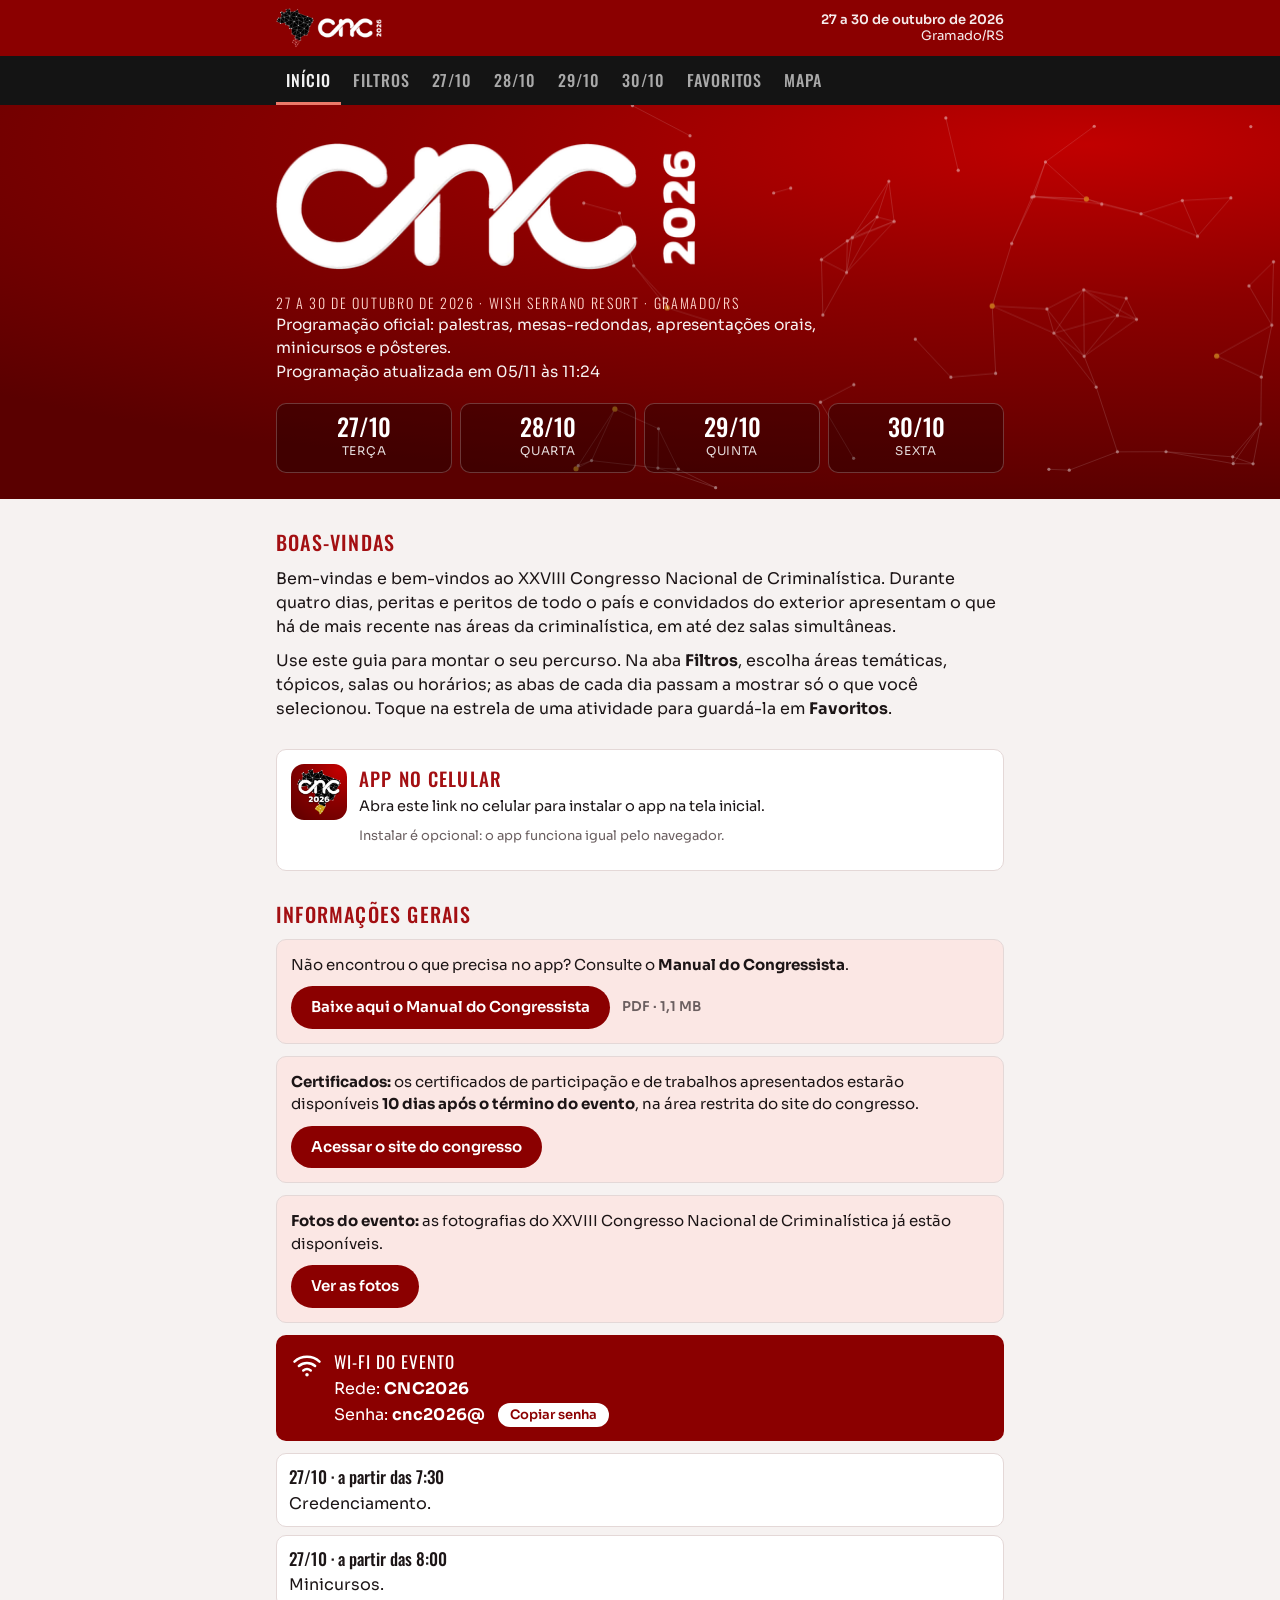
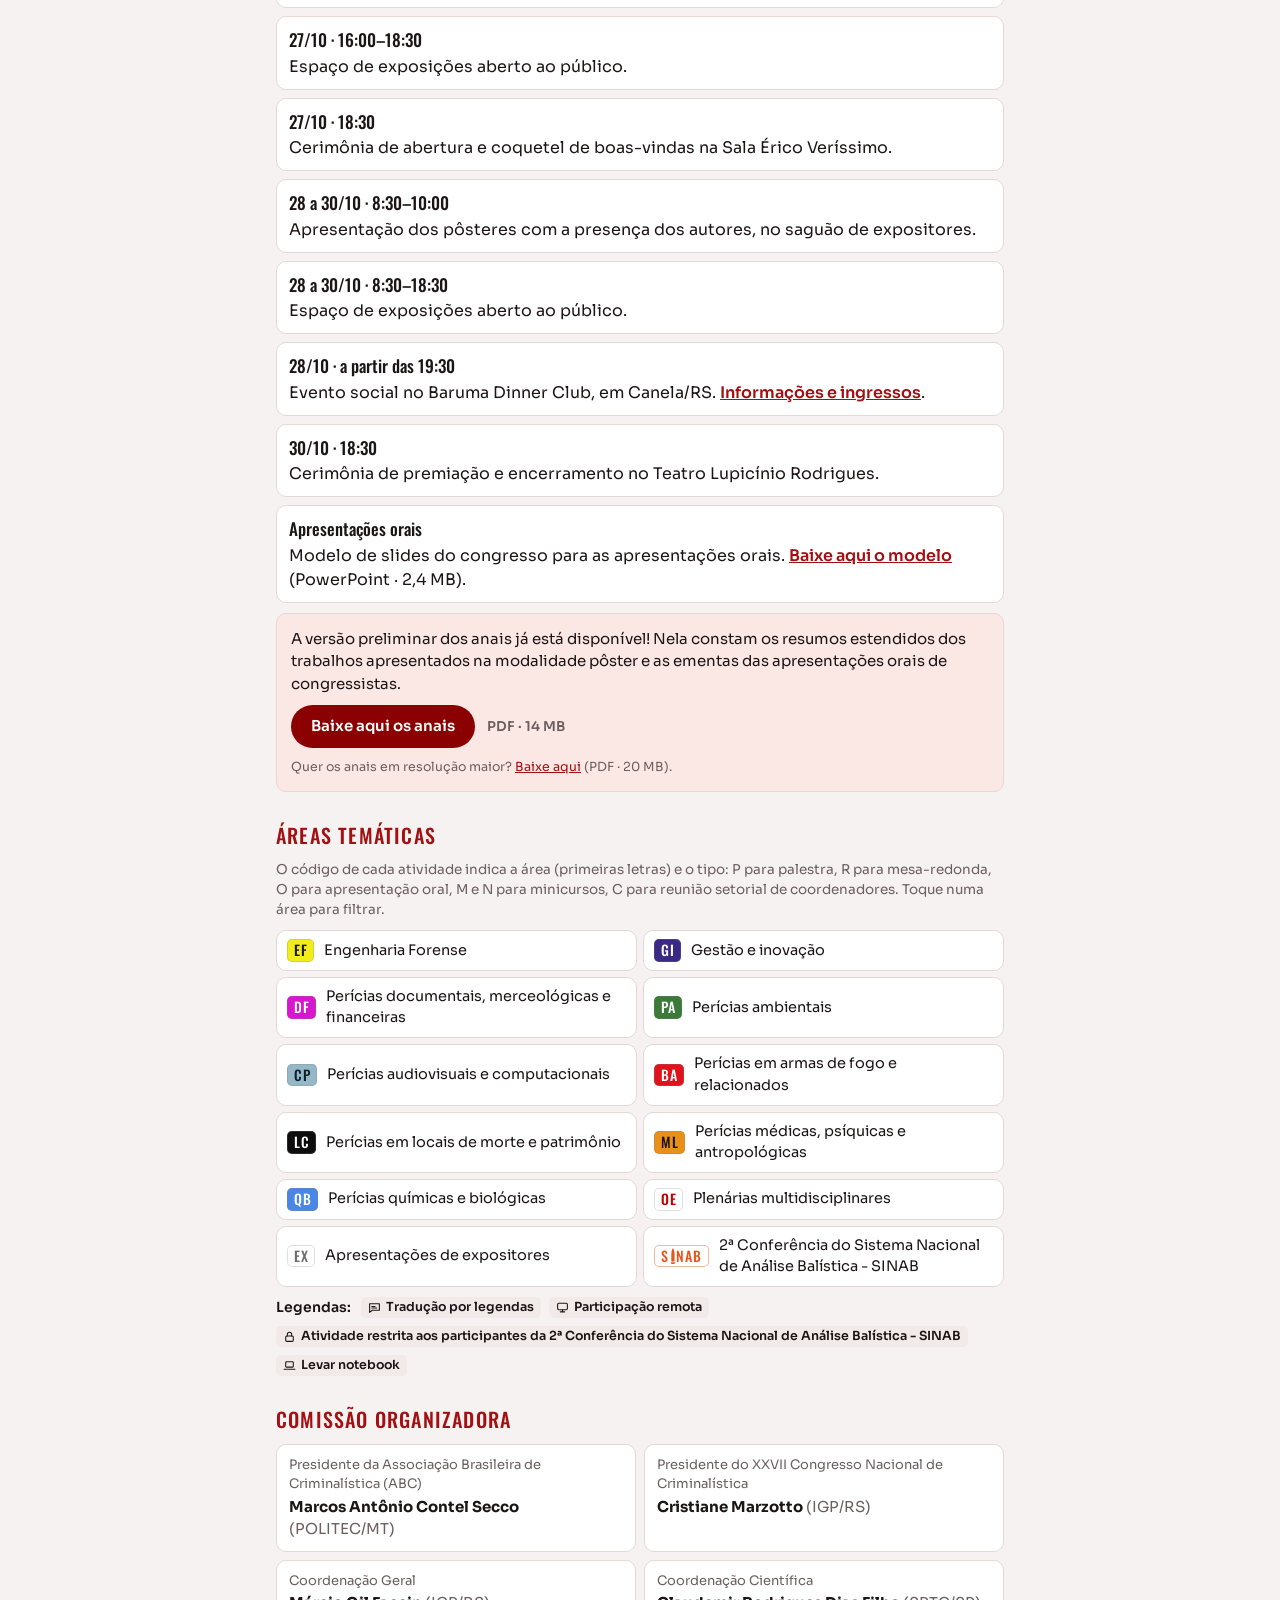
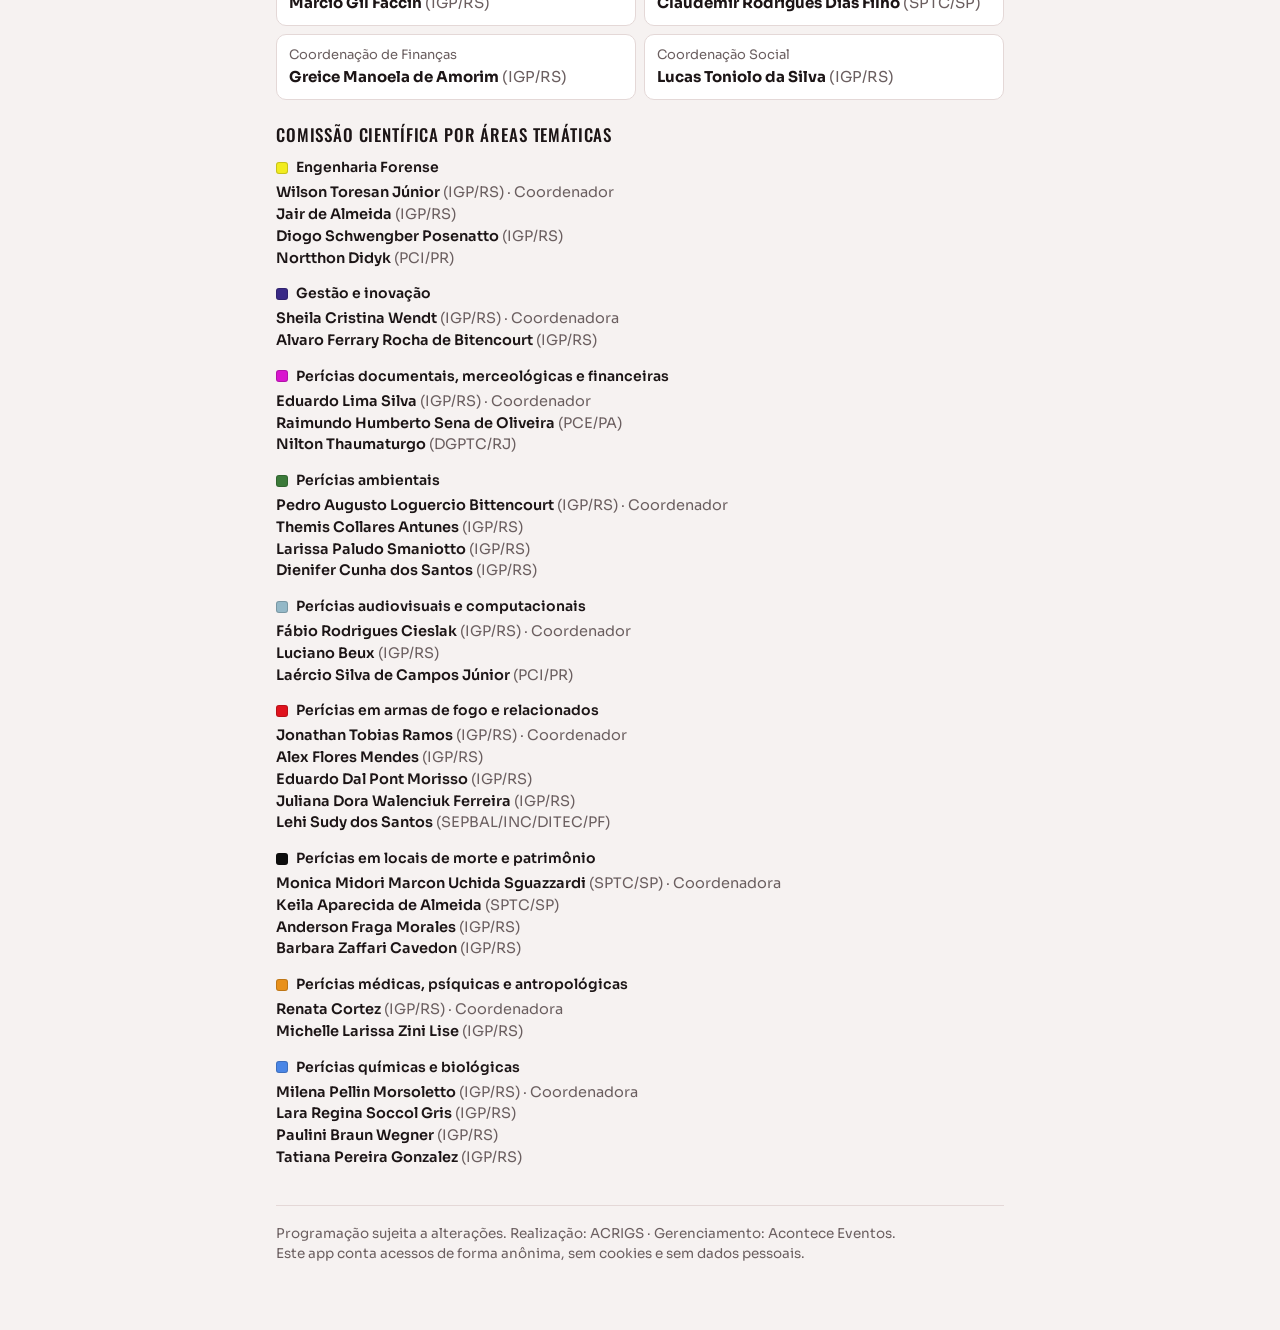
<file: index.html>
<!doctype html>
<html lang="pt-BR">
<head>
<meta charset="utf-8">
<meta name="viewport" content="width=device-width, initial-scale=1, viewport-fit=cover">
<meta name="theme-color" content="#8B0000">
<style>:root{padding-top:env(safe-area-inset-top,0px);padding-bottom:env(safe-area-inset-bottom,0px)}img{max-width:100%}[hidden]{display:none!important}</style>
<link rel="manifest" href="manifest.webmanifest">
<link rel="icon" href="assets/favicon-48.png" sizes="48x48">
<link rel="icon" href="assets/favicon-32.png" sizes="32x32">
<link rel="apple-touch-icon" href="assets/apple-touch-icon.png">
<meta name="apple-mobile-web-app-capable" content="yes">
<meta name="mobile-web-app-capable" content="yes">
<meta name="apple-mobile-web-app-title" content="CNC 2026">
<meta name="apple-mobile-web-app-status-bar-style" content="black-translucent">
<title>Programação CNC 2026</title>
<meta name="claude:viewport-fit-sides" content="cover">
<meta name="description" content="Programação oficial do XXVIII Congresso Nacional de Criminalística — 27 a 30 de outubro de 2026, Gramado/RS">
<link rel="preconnect" href="https://fonts.googleapis.com">
<link rel="preconnect" href="https://fonts.gstatic.com" crossorigin>
<link rel="stylesheet" href="https://fonts.googleapis.com/css2?family=Oswald:wght@300;500;600&family=Sora:wght@400;600;700&display=swap">
<style>
/* Layout: cabeçalho fixo vermelho/preto como o site oficial; conteúdo em coluna única (máx. 760px), cartões por horário */
:root{
  --brand:#8B0000; --brand-2:#C10000; --brand-deep:#5A0000; --salmon:#EC7969; --gold:#F2C230;
  --nav:#141414; --nav-fg:#F2F2F2; --nav-muted:#A9A9A9;
  --bg:#F6F2F1; --surface:#FFFFFF; --surface-2:#F1EAE9; --fg:#1C1516; --muted:#6B5F60; --line:#E4D8D7;
  --accent:#A30F12; --accent-soft:#FBE7E4; --now:#0E7A43; --now-soft:#E2F4EA; --warn:#9A5B00; --warn-soft:#FFF1D6;
  --shadow:0 1px 2px rgba(60,10,10,.06),0 4px 14px rgba(60,10,10,.05);
  --f-display:"Oswald","Arial Narrow",Impact,sans-serif;
  --f-body:"Sora",system-ui,-apple-system,"Segoe UI",Roboto,sans-serif;
  --r:10px;
}
@media (prefers-color-scheme:dark){:root:not([data-theme="light"]){
  --bg:#120E0E; --surface:#1C1617; --surface-2:#251E1F; --fg:#F2EBEB; --muted:#AD9FA0; --line:#352B2C;
  --accent:#F0857A; --accent-soft:#3A1A1A; --now:#5FD39A; --now-soft:#15301F; --warn:#F1B65A; --warn-soft:#33260F;
  --shadow:none; color-scheme:dark}}
:root[data-theme="dark"]{
  --bg:#120E0E; --surface:#1C1617; --surface-2:#251E1F; --fg:#F2EBEB; --muted:#AD9FA0; --line:#352B2C;
  --accent:#F0857A; --accent-soft:#3A1A1A; --now:#5FD39A; --now-soft:#15301F; --warn:#F1B65A; --warn-soft:#33260F;
  --shadow:none; color-scheme:dark}

*{box-sizing:border-box}
html{-webkit-text-size-adjust:100%}
body{background:var(--bg);color:var(--fg);font-family:var(--f-body);font-size:16px;line-height:1.5;margin:0}
body::before{content:"";position:fixed;inset:0 0 auto;height:env(safe-area-inset-top,0px);z-index:10;background:var(--brand)}
button{font:inherit;color:inherit}
:focus-visible{outline:2px solid var(--salmon);outline-offset:2px}
.wrap{max-width:760px;margin:0 auto;padding-left:max(16px,env(safe-area-inset-left,0px));padding-right:max(16px,env(safe-area-inset-right,0px))}

/* Cabeçalho */
header.top{position:sticky;top:env(safe-area-inset-top,0px);z-index:20}
.brandbar{background:var(--brand);color:#fff}
.brandbar .wrap{display:flex;align-items:center;gap:12px;padding-block:8px}
.logo{height:40px;width:auto;display:block;flex:0 0 auto}
.brandbar .ttl{margin-left:auto;text-align:right}
.mark{font-family:var(--f-display);font-weight:600;font-size:26px;letter-spacing:.02em;line-height:1;display:flex;align-items:flex-end;gap:4px}
.mark small{font-size:13px;font-weight:500;color:var(--gold);letter-spacing:.08em;padding-bottom:2px}
.brandbar .ttl{font-size:13px;line-height:1.25;opacity:.92;min-width:0}
.brandbar .ttl b{display:block;font-weight:600}
.tabs{background:var(--nav)}
.tabs .wrap{display:flex;gap:2px;overflow-x:auto;scrollbar-width:none}
.tabs .wrap::-webkit-scrollbar{display:none}
.tab{flex:0 0 auto;background:none;border:0;color:var(--nav-muted);font-family:var(--f-display);font-weight:500;font-size:16px;letter-spacing:.06em;text-transform:uppercase;padding:12px 10px 10px;border-bottom:3px solid transparent;cursor:pointer;white-space:nowrap}
.tab[aria-selected="true"]{color:var(--nav-fg);border-bottom-color:var(--salmon)}
.tab .n{font-family:var(--f-body);font-size:12px;font-weight:600;background:var(--salmon);color:#2a0606;border-radius:999px;padding:1px 6px;margin-left:5px;letter-spacing:0;vertical-align:2px}

/* Barra de filtros ativos */
.active-filters{background:var(--accent-soft);border-bottom:1px solid var(--line)}
.active-filters .wrap{display:flex;flex-wrap:wrap;align-items:center;gap:6px;padding-block:8px;font-size:14px}
.active-filters .lbl{font-weight:600;color:var(--accent);margin-right:2px}
.af-chip{display:inline-flex;align-items:center;gap:4px;border:1px solid var(--line);background:var(--surface);border-radius:999px;padding:2px 4px 2px 10px;font-size:13.5px;cursor:pointer}
.af-chip span.x{display:inline-grid;place-items:center;width:18px;height:18px;border-radius:50%;background:var(--surface-2);font-size:14px;line-height:1}
.linkbtn{background:none;border:0;color:var(--accent);font-weight:600;text-decoration:underline;cursor:pointer;padding:2px 4px;font-size:14px}

main{padding-bottom:48px}
section.view{padding-top:16px}

/* Início */
.hero{background:radial-gradient(120% 90% at 85% 10%,var(--brand-2) 0%,var(--brand) 45%,var(--brand-deep) 100%);color:#fff;position:relative;overflow:hidden}
.hero-logo{width:min(420px,88%);height:auto;display:block;margin:10px 0 22px}
.sr{position:absolute!important;width:1px;height:1px;overflow:hidden;clip:rect(0 0 0 0);white-space:nowrap}
.hero canvas{position:absolute;inset:0;width:100%;height:100%;opacity:.55;pointer-events:none}
.hero .wrap{position:relative;padding-block:28px 26px}
.eyebrow{font-family:var(--f-display);font-weight:300;letter-spacing:.12em;text-transform:uppercase;font-size:14px;color:#FFD7CF}
.hero h1{font-family:var(--f-display);font-weight:600;font-size:clamp(30px,8vw,46px);line-height:1.02;margin:8px 0 10px;text-wrap:balance;letter-spacing:.01em;text-transform:uppercase}
.hero p{margin:0;max-width:52ch;font-size:15.5px;opacity:.95}
.daygrid{display:grid;grid-template-columns:repeat(4,1fr);gap:8px;margin-top:20px}
.daybtn{background:rgba(0,0,0,.28);border:1px solid rgba(255,255,255,.22);color:#fff;border-radius:var(--r);padding:10px 6px;cursor:pointer;text-align:center}
.daybtn b{display:block;font-family:var(--f-display);font-size:24px;font-weight:500;line-height:1}
.daybtn span{font-size:12px;opacity:.85;text-transform:uppercase;letter-spacing:.06em}
.daybtn.today{background:#fff;color:var(--brand)}
.nowbar{margin-top:14px;display:flex;align-items:center;gap:10px;flex-wrap:wrap;font-size:14.5px}
.nowbar button{background:var(--gold);color:#2a1a00;border:0;border-radius:999px;padding:8px 14px;font-weight:600;cursor:pointer}

.block{margin-top:28px}
.block h2{font-family:var(--f-display);font-weight:500;text-transform:uppercase;letter-spacing:.06em;font-size:20px;margin:0 0 10px;color:var(--accent)}
.prose p{margin:0 0 10px;max-width:65ch}
.info{list-style:none;margin:0;padding:0;display:grid;gap:8px}
.info li{background:var(--surface);border:1px solid var(--line);border-radius:var(--r);padding:10px 12px;display:grid;gap:2px}
.info li b{font-family:var(--f-display);font-weight:500;font-size:17px;font-variant-numeric:tabular-nums;white-space:nowrap}
.legend{display:grid;grid-template-columns:1fr;gap:6px}
@media (min-width:560px){.legend{grid-template-columns:1fr 1fr}}
.legend button{display:flex;align-items:center;gap:10px;background:var(--surface);border:1px solid var(--line);border-radius:var(--r);padding:8px 10px;cursor:pointer;text-align:left;font-size:14.5px}
.legend button:hover{border-color:var(--accent)}
.flags-legend{display:flex;flex-wrap:wrap;gap:8px;margin-top:10px}
.fl-lbl{font-weight:600;font-size:14px;align-self:center;margin-right:2px}
.anais{margin-top:10px;background:var(--accent-soft);border:1px solid var(--line);border-radius:var(--r);padding:14px}
.anais p{margin:0 0 10px;font-size:15px}
.abtn{display:inline-block;background:var(--brand);color:#fff;text-decoration:none;font-weight:600;border-radius:999px;padding:10px 20px;font-size:15px}
.abtn:focus-visible{outline:2px solid var(--salmon);outline-offset:2px}
.anais .arow{display:flex;align-items:center;gap:12px;flex-wrap:wrap}
.anais .asize{font-size:13.5px;color:var(--muted);font-weight:600}
.anais .amini{margin:10px 0 0;font-size:12.5px;color:var(--muted)}
.anais .amini a{color:var(--accent)}
.anais.manual{margin:0 0 12px}
.orgs{display:grid;gap:8px;grid-template-columns:1fr}
@media (min-width:560px){.orgs{grid-template-columns:1fr 1fr}}
.org{background:var(--surface);border:1px solid var(--line);border-radius:var(--r);padding:10px 12px;font-size:15px}
.org .role{display:block;font-size:13px;color:var(--muted);margin-bottom:2px}
.org .inst{color:var(--muted)}
.subh{font-family:var(--f-display);font-weight:500;text-transform:uppercase;letter-spacing:.05em;font-size:17px;margin:22px 0 10px}
.committee{display:grid;gap:14px}
.committee .grp h3{font-size:14px;font-weight:600;margin:0 0 4px;display:flex;align-items:center;gap:8px}
.committee ul{margin:0;padding:0;list-style:none;font-size:14.5px;color:var(--muted)}
.committee li strong{color:var(--fg);font-weight:600}
.dot{width:12px;height:12px;border-radius:3px;flex:0 0 auto;background:var(--c);box-shadow:inset 0 0 0 1px rgba(0,0,0,.18)}
.note{font-size:13.5px;color:var(--muted)}

/* Etiquetas */
.tag{display:inline-block;background:var(--c);color:var(--t);font-family:var(--f-display);font-weight:500;font-size:14px;letter-spacing:.04em;padding:1px 7px;border-radius:5px;line-height:1.45;box-shadow:inset 0 0 0 1px rgba(127,127,127,.25);white-space:nowrap}
.tag.sinab{--c:#FFFFFF;--t:#E8541C;display:inline-flex;align-items:center;font-weight:500;letter-spacing:.06em;box-shadow:inset 0 0 0 1px #F2B9A2}
.tag.sinab svg{width:.42em;height:1.15em;margin:0 .05em;flex:0 0 auto}
.tag.pnum{--c:var(--surface-2);--t:var(--fg);font-variant-numeric:tabular-nums}
.ev h3.ptitle{font-size:14.5px;letter-spacing:.01em}
.ptoggle{margin-top:10px;border:1px solid var(--accent);background:var(--surface);color:var(--accent);font-weight:600;font-size:14px;border-radius:999px;padding:7px 14px;cursor:pointer}
.ptoggle[aria-expanded="true"]{background:var(--accent-soft)}
.flag{display:inline-flex;align-items:center;gap:5px;font-size:12.5px;font-weight:600;border-radius:5px;padding:2px 7px;background:var(--surface-2);color:var(--fg);white-space:normal;max-width:100%;line-height:1.35}
.flag svg{width:13px;height:13px;flex:none}

/* Dia */
.dayhead{display:flex;align-items:baseline;justify-content:space-between;gap:10px;flex-wrap:wrap;margin-bottom:4px}
.dayhead h2{font-family:var(--f-display);font-weight:500;text-transform:uppercase;letter-spacing:.05em;font-size:24px;margin:0}
.dayhead .meta{font-size:14px;color:var(--muted)}
.slot{margin-top:18px}
.slot-h{position:sticky;top:calc(env(safe-area-inset-top,0px) + var(--hdr,96px));z-index:5;background:var(--bg);display:flex;align-items:center;gap:10px;padding:6px 0;font-family:var(--f-display);font-weight:500;font-size:22px;font-variant-numeric:tabular-nums}
.slot-h::after{content:"";flex:1;height:1px;background:var(--line)}
.slot-h .live{font-family:var(--f-body);font-size:12px;font-weight:700;color:var(--now);background:var(--now-soft);border-radius:999px;padding:2px 8px;text-transform:uppercase;letter-spacing:.06em}
.brk{margin-top:18px;display:flex;align-items:center;gap:10px;color:var(--muted);font-size:14px}
.brk::before,.brk::after{content:"";flex:1;height:1px;background:repeating-linear-gradient(90deg,var(--line) 0 6px,transparent 6px 10px)}
.brk b{font-variant-numeric:tabular-nums;font-weight:600}
.list{display:grid;gap:10px}
.ev{background:var(--surface);border:1px solid var(--line);border-radius:var(--r);padding:12px 12px 12px 14px;box-shadow:var(--shadow);display:grid;grid-template-columns:1fr auto;gap:2px 8px;min-width:0}
.ev.dim{background:var(--surface-2);box-shadow:none}
.ev.is-now{border-color:var(--now);box-shadow:0 0 0 1px var(--now) inset}
.ev-main{min-width:0}
.ev-top{display:flex;flex-wrap:wrap;align-items:center;gap:6px 8px;font-size:13.5px;color:var(--muted)}
.ev-top .type{font-weight:600;color:var(--fg)}
.ev-top .time{font-variant-numeric:tabular-nums}
.ev-top .nowpill{color:var(--now);background:var(--now-soft);font-weight:700;border-radius:999px;padding:0 8px;font-size:12px;text-transform:uppercase;letter-spacing:.05em}
.ev h3{font-size:16.5px;line-height:1.35;font-weight:600;margin:6px 0 4px;text-wrap:pretty;overflow-wrap:anywhere}
.ev h3.books{line-height:1.4;display:grid;gap:8px}
.ev h3.books .book{display:block;padding-left:12px;border-left:3px solid var(--line)}
.ev h3.books em{font-style:italic}
.ev .ppl{font-size:14.5px;color:var(--fg);margin:0 0 4px;overflow-wrap:anywhere}
.ev .ppl span{display:block}
.ev .ppl a,.info a{color:var(--accent);font-weight:600}
.ev .room{display:flex;align-items:center;gap:6px;font-size:14px;color:var(--muted);margin-top:2px}
.ev .room svg{width:14px;height:14px;flex:0 0 auto}
.ev .staff{font-size:12px;color:var(--muted);opacity:.85;margin-top:6px}
.ev .flags{display:flex;flex-wrap:wrap;gap:6px;margin-top:8px}
.ev .kws{display:flex;flex-wrap:wrap;gap:6px;margin-top:8px}
.kw{border:1px solid var(--line);background:transparent;border-radius:999px;font-size:13px;padding:2px 9px;cursor:pointer;color:var(--muted)}
.kw:hover,.kw.on{border-color:var(--accent);color:var(--accent)}
.kw.on{background:var(--accent-soft)}
.fav{grid-row:1/span 2;grid-column:2;align-self:start;background:none;border:0;padding:6px;margin:-6px -6px 0 0;cursor:pointer;color:var(--muted);border-radius:8px;width:40px;height:40px;display:grid;place-items:center}
.fav svg{width:24px;height:24px}
.ev > .pdfrow{grid-column:1/-1}
.pdfrow{display:flex;flex-direction:column;align-items:flex-end;gap:3px;margin-top:10px;min-width:0;max-width:100%}
.pdfbtn{max-width:100%;box-sizing:border-box;display:inline-flex;align-items:center;gap:7px;border:1.5px solid var(--brand);color:var(--brand);background:var(--surface);border-radius:999px;padding:7px 14px 7px 11px;font:600 13.5px/1.25 var(--f-body);text-decoration:none;cursor:pointer;text-align:left}
.pdfbtn svg{width:17px;height:17px;flex:none}
.pdfbtn.off{border-color:var(--line);color:var(--muted);background:var(--surface-2);cursor:not-allowed}
.pdfbtn.saved{border-color:var(--now);color:var(--now)}
.pdfst{font-size:12px;color:var(--muted);display:inline-flex;align-items:center;gap:4px;padding-right:6px}
.pdfst svg{width:13px;height:13px}
.pdfst.saved{color:var(--now);font-weight:600}
.ev > .noterow{grid-column:1/-1}
.noterow{margin-top:10px;display:flex;flex-direction:column;align-items:flex-end;gap:8px;min-width:0}
.notebtn{max-width:100%;box-sizing:border-box;display:inline-flex;align-items:center;gap:7px;border:1.5px solid var(--brand);color:#fff;background:var(--brand);border-radius:999px;padding:7px 14px 7px 11px;font:600 13.5px/1.25 var(--f-body);cursor:pointer;text-align:left;-webkit-appearance:none;appearance:none}
.notebtn svg{width:17px;height:17px;flex:none;transition:transform .2s}
.notebtn,.notebtn:hover,.notebtn:active,.notebtn:focus{background:var(--brand);color:#fff}
.notebtn[aria-expanded="true"]{filter:brightness(.85)}
.notebox{align-self:stretch;background:var(--surface-2);border-left:3px solid var(--brand);border-radius:8px;padding:10px 12px;font-size:14px;line-height:1.45}
.notebox p{margin:0 0 6px}.notelink{display:flex;align-items:center;gap:7px;margin-top:10px;color:var(--brand);font-weight:600;text-decoration:underline;text-underline-offset:2px}.notelink svg{width:18px;height:18px;flex:none}.notebox ul{margin:0;padding-left:18px;display:grid;gap:5px}
.impfav{margin:22px 0 4px;font-size:14px}.impfav p{margin:8px 0 6px}.impfav textarea{width:100%;box-sizing:border-box;font:inherit;font-size:15px;padding:8px;border:1px solid var(--line);border-radius:8px}.ibtn2{margin-top:6px;background:var(--brand);color:#fff;border:0;border-radius:999px;padding:9px 18px;font-weight:600;font-size:15px;cursor:pointer}.impmsg{color:var(--now);font-weight:600;margin-top:6px}
.fav[aria-pressed="true"]{color:#E2A400}
.fav[aria-pressed="true"] svg path{fill:currentColor}
.conflict{margin-top:8px;font-size:13px;font-weight:600;color:var(--warn);background:var(--warn-soft);border-radius:6px;padding:3px 8px;display:inline-block}
.empty{background:var(--surface);border:1px dashed var(--line);border-radius:var(--r);padding:22px 16px;text-align:center;color:var(--muted);margin-top:16px}
.empty b{display:block;color:var(--fg);font-size:16px;margin-bottom:4px}

/* Filtros */
.search{position:relative}
.search input{width:100%;font:inherit;font-size:17px;padding:12px 40px 12px 42px;border-radius:var(--r);border:1px solid var(--line);background:var(--surface);color:var(--fg)}
.search input:focus{outline:2px solid var(--accent);outline-offset:0;border-color:transparent}
.search svg{position:absolute;left:13px;top:50%;transform:translateY(-50%);width:18px;height:18px;color:var(--muted)}
.search .clr{position:absolute;right:6px;top:50%;transform:translateY(-50%);background:none;border:0;width:32px;height:32px;cursor:pointer;color:var(--muted);font-size:20px}
.results{position:sticky;top:calc(env(safe-area-inset-top,0px) + var(--hdr,96px));z-index:4;background:var(--bg);padding:10px 0;border-bottom:1px solid var(--line);margin-bottom:6px}
.results .row{display:flex;justify-content:space-between;align-items:center;gap:8px;flex-wrap:wrap}
.results .count{font-weight:600}
.results .days{display:flex;gap:6px;margin-top:8px;flex-wrap:wrap}
.results .days button{border:1px solid var(--line);background:var(--surface);border-radius:999px;padding:5px 12px;font-size:14px;cursor:pointer;font-variant-numeric:tabular-nums}
.results .days button b{color:var(--accent)}
.results .days button:disabled{opacity:.45;cursor:default}
fieldset{border:0;padding:0;margin:20px 0 0;min-width:0}
legend{font-family:var(--f-display);font-weight:500;text-transform:uppercase;letter-spacing:.06em;font-size:17px;color:var(--accent);padding:0;margin-bottom:8px;display:flex;justify-content:space-between;align-items:center;width:100%}
legend .linkbtn{font-family:var(--f-body);text-transform:none;letter-spacing:0;font-size:13.5px}
.checks{display:grid;grid-template-columns:1fr;gap:6px}
@media (min-width:560px){.checks.two{grid-template-columns:1fr 1fr}}
.chk{display:flex;align-items:center;gap:10px;background:var(--surface);border:1px solid var(--line);border-radius:var(--r);padding:9px 10px;cursor:pointer;font-size:15px;min-width:0}
.chk input{width:18px;height:18px;margin:0;accent-color:var(--brand);flex:0 0 auto}
.chk .lab{flex:1;min-width:0;overflow-wrap:anywhere}
.chk .c{font-size:13px;color:var(--muted);font-variant-numeric:tabular-nums}
.chk:has(input:checked){border-color:var(--accent);background:var(--accent-soft)}
.pills{display:flex;flex-wrap:wrap;gap:6px}
.pill{display:inline-flex;align-items:center;gap:6px;border:1px solid var(--line);background:var(--surface);border-radius:999px;padding:6px 12px;cursor:pointer;font-size:14.5px;font-variant-numeric:tabular-nums}
.pill input{position:absolute;opacity:0;pointer-events:none}
.pill:has(input:checked){background:var(--brand);border-color:var(--brand);color:#fff}
.pill:has(input:focus-visible){outline:2px solid var(--salmon)}
.subsearch{width:100%;font:inherit;font-size:16px;padding:8px 12px;border-radius:8px;border:1px solid var(--line);background:var(--surface);color:var(--fg);margin-bottom:8px}
.kwbox{max-height:340px;overflow:auto;padding-right:2px}
.more{margin-top:8px}

footer{margin-top:36px;padding-block:18px;border-top:1px solid var(--line);font-size:13.5px;color:var(--muted)}
@media (prefers-reduced-motion:reduce){*{scroll-behavior:auto!important}}
.wifi{display:flex;gap:12px;align-items:flex-start;background:var(--brand);color:#fff;border-radius:var(--r);padding:14px 16px;margin:0 0 12px}
.wifi svg{width:30px;height:30px;flex:none;margin-top:2px}
.wifi .wt{font-family:var(--f-display);text-transform:uppercase;letter-spacing:.06em;font-size:17px;margin-bottom:2px}
.wifi .wl{font-size:16px;line-height:1.6}.wifi b{font-weight:700;letter-spacing:.02em}
.wcopy{margin-left:8px;background:#fff;color:var(--brand);border:0;border-radius:999px;padding:3px 12px;font:600 13px/1.4 var(--f-body);cursor:pointer;vertical-align:1px}
.wmsg{font-size:12.5px;opacity:.9;min-height:0}
.ev.cancel .ev-top,.ev.cancel h3,.ev.cancel .ppl,.ev.cancel .room,.ev.cancel .staff,.ev.cancel .flags,.ev.cancel .kws,.ev.cancel .maplink{opacity:.45}
.ev .cancelado{display:inline-block;background:#C10000;color:#fff;font-family:var(--f-display);font-weight:600;letter-spacing:.12em;text-transform:uppercase;font-size:14px;padding:3px 12px;border-radius:5px;margin:0 0 8px}
.aviso-bg{position:fixed;inset:0;background:rgba(20,10,10,.55);z-index:1000;display:flex;align-items:center;justify-content:center;padding:16px}
.aviso{background:var(--surface);color:var(--fg);border-radius:16px;max-width:440px;width:100%;box-shadow:0 10px 40px rgba(0,0,0,.35);overflow:hidden}
.aviso .ah{background:var(--brand);color:#fff;padding:14px 18px;display:flex;gap:10px;align-items:center}
.aviso .ah svg{width:26px;height:26px;flex:none}
.aviso .ah h3{margin:0;font-family:var(--f-display);font-weight:500;text-transform:uppercase;letter-spacing:.05em;font-size:19px;line-height:1.2}
.aviso .ab{padding:16px 18px 6px;font-size:15.5px;line-height:1.5}.aviso .ab p{margin:0 0 10px}
.aviso .af{padding:6px 18px 16px;display:flex;justify-content:flex-end}
.aviso .af button{background:var(--brand);color:#fff;border:0;border-radius:999px;padding:10px 22px;font:600 15px/1.2 var(--f-body);cursor:pointer}
.aviso .ab .mh{font-weight:700;color:var(--accent);margin:0 0 6px}.aviso .ab hr{border:0;border-top:1px solid var(--line);margin:12px 0}
.aviso .ab .antes{font-size:13.5px;color:var(--muted)}
.aviso{max-height:calc(100dvh - 32px);overflow:auto}.aviso .ab img{display:block;width:100%;height:auto;border-radius:10px;margin:2px 0 10px}
.aviso .af a.btn{background:var(--brand);color:#fff;border-radius:999px;padding:10px 22px;font:600 15px/1.2 var(--f-body);text-decoration:none;display:inline-block}
.aviso .af{gap:10px}.aviso .af button.sec{background:none;color:var(--brand);border:1.5px solid var(--brand)}
.ev.flash{box-shadow:0 0 0 3px var(--brand);transition:box-shadow .3s}
.maplink{background:none;border:0;padding:0;font:inherit;color:inherit;cursor:pointer;text-align:left;display:flex;align-items:center;gap:6px;flex-wrap:wrap}
.maplink .vm{color:var(--accent);font-weight:600;font-size:12.5px;text-decoration:underline;text-underline-offset:2px}
.mp-floors{display:grid;grid-template-columns:repeat(3,1fr);gap:6px;margin:4px 0 10px}
.mp-floors button{border:1.5px solid var(--line);background:var(--surface);border-radius:12px;padding:8px 4px 7px;font:600 14px var(--f-body);color:var(--fg);line-height:1.15;cursor:pointer}
.mp-floors button small{display:block;font-weight:400;font-size:11px;color:var(--muted);margin-top:2px}
.mp-floors button[aria-pressed=true]{background:var(--brand);border-color:var(--brand);color:#fff}.mp-floors button[aria-pressed=true] small{color:#FFD7CF}
.mapbox{background:var(--surface);border:1px solid var(--line);border-radius:16px;padding:12px;box-shadow:var(--shadow)}
.msvg{width:100%;height:auto;display:block}.mp-sheet .msvg{max-height:48vh;width:auto;margin:0 auto}
.mroom{fill:#F7F1F0;cursor:pointer;transition:fill .2s}.mroom.area{fill:#fff}.mroom.svc{fill:#ECE6E5;cursor:default}.mroom.poi{fill:#FFF1D6}
.mroom.on{fill:#F8D3CE}
.mwall{fill:#2B2325;fill-rule:evenodd;pointer-events:none}.mext{fill:none;stroke:#2B2325;stroke-width:14;stroke-dasharray:40 26}.mdoor{stroke:#0E7A43;stroke-width:26;stroke-linecap:round}.mcol{fill:#9C9092}
.mlbl{font:600 var(--fs,62px) var(--f-body);fill:#2B2325;text-anchor:middle;pointer-events:none;paint-order:stroke;stroke:#F7F1F0;stroke-width:calc(var(--fs,62px)*.22);stroke-linejoin:round}
.mlbl.svc{font-weight:500;font-size:calc(var(--fs,62px)*.85);fill:#7A6E70}.mlbl.sm{font-size:calc(var(--fs,62px)*.72);font-weight:500;fill:#9C9092;letter-spacing:.08em;text-transform:uppercase}
.mlbl.on{fill:#8B0000;font-weight:700;stroke:#F8D3CE}
.mpin{display:none;fill:#C10000}.mpin.on{display:block}
.stairs-tag rect,.entry-tag rect{fill:#2B2325}.stairs-tag text,.entry-tag text{fill:#fff;font:600 64px var(--f-body);text-anchor:middle}.entry-tag rect{fill:#0E7A43}
.mp-chips{display:flex;flex-wrap:wrap;gap:6px;margin-top:12px}
.mp-chips button{border:1px solid var(--line);background:var(--surface);border-radius:999px;padding:6px 11px;font:500 13px var(--f-body);color:var(--fg);cursor:pointer}
.mp-chips button[aria-pressed=true]{border-color:var(--brand);color:var(--brand);font-weight:700;background:var(--accent-soft)}
.mp-info{margin-top:12px;background:var(--surface);border:1px solid var(--line);border-left:4px solid var(--brand);border-radius:12px;padding:12px 14px}
.mp-info .fl{font-family:var(--f-display);text-transform:uppercase;letter-spacing:.07em;font-size:12.5px;color:var(--muted)}
.mp-info h3{margin:2px 0 6px;font-size:17px}.mp-info p{margin:0 0 8px;font-size:14.5px;line-height:1.45}
.mp-info .nx{border-top:1px solid var(--line);padding-top:8px;margin-top:4px;font-size:13.5px}
.mp-info .nx div{display:flex;gap:8px;padding:3px 0}.mp-info .nx b{font-variant-numeric:tabular-nums;min-width:44px}
.mp-bg{position:fixed;inset:0;background:rgba(20,10,10,.55);z-index:900;display:flex;align-items:flex-end;justify-content:center}
.mp-sheet{background:var(--bg);width:100%;max-width:560px;border-radius:20px 20px 0 0;padding:10px 16px 18px;max-height:94vh;overflow:auto}
.mp-sheet .bar{width:42px;height:5px;border-radius:3px;background:#cdbfbe;margin:0 auto 10px}
.mp-sheet .hd{display:flex;align-items:flex-start;gap:10px;margin-bottom:10px}.mp-sheet .hd .t{flex:1}
.mp-sheet .hd h2{margin:0;font-family:var(--f-display);font-weight:500;text-transform:uppercase;letter-spacing:.05em;color:var(--accent);font-size:21px;line-height:1.15}
.mp-sheet .x{background:var(--brand);color:#fff;border:0;border-radius:999px;padding:8px 16px;font-weight:600;font-size:14px;cursor:pointer}
</style>

</head>
<body>
<style>
.teststrip{background:#F2C230;color:#2a1a00;font-size:12.5px;font-weight:700;text-align:center;letter-spacing:.04em;padding:3px 8px}
.install{margin-top:28px;background:var(--surface);border:1px solid var(--line);border-radius:var(--r);padding:14px 14px 16px;display:grid;grid-template-columns:56px 1fr;gap:12px;align-items:start}
.install img{width:56px;height:56px;border-radius:13px}
.install h2{font-family:var(--f-display);font-weight:500;text-transform:uppercase;letter-spacing:.06em;font-size:19px;margin:0 0 4px;color:var(--accent)}
.install p{margin:0 0 8px;font-size:14.5px}
.install ol{margin:6px 0 0;padding-left:20px;font-size:14.5px;display:grid;gap:4px}
.installtop{padding-block:14px}.installtop .install{margin-top:0}
.install.focus{border-color:#E8A400;box-shadow:0 0 0 4px rgba(232,164,0,.35)}
.install .ibtn{background:var(--brand);color:#fff;border:0;border-radius:999px;padding:10px 20px;font-weight:600;font-size:15px;cursor:pointer;margin-top:4px}
.install .ok{color:var(--now);font-weight:600}
.install .warn{background:#FFF4D6;border-left:4px solid #E8A400;border-radius:8px;padding:8px 10px;font-size:13.5px;margin:8px 0 0;color:#2a1a00}
.install .hint{font-size:13px;color:var(--muted);margin-top:8px}
.install svg{width:16px;height:16px;vertical-align:-3px}
.stamp{margin:10px 0 0;font-size:13px;opacity:.9}
.offbar{position:fixed;left:0;right:0;bottom:0;z-index:30;background:#2a1a00;color:#FFE7A3;font-size:13.5px;font-weight:600;text-align:center;padding:9px max(16px,env(safe-area-inset-right,0px)) calc(9px + env(safe-area-inset-bottom,0px)) max(16px,env(safe-area-inset-left,0px))}
</style>
<div class="offbar" id="offbar" hidden>Sem conexão. Exibindo a última versão salva da programação.</div>
<script>
window.PDF_ON = true; window.NOTES_ON = true; window.MUD_ON = true; window.MAP_ON = true; // botões de PDF dos trabalhos (resumo estendido / ementa)
(function(){
  const WANT_HASH = location.hash || ''; // guardado antes de a navegação trocar o endereço
  const ua = navigator.userAgent || '';
  const isIOS = /iPhone|iPad|iPod/.test(ua) || (/Macintosh/.test(ua) && navigator.maxTouchPoints > 1);
  const isAndroid = /Android/.test(ua);
  const isSamsung = /SamsungBrowser/.test(ua);
  const inApp = /FBAN|FBAV|FB_IAB|Instagram|Line\/|Twitter|TikTok|LinkedInApp|; wv\)/.test(ua);
  const iosOther = isIOS && /CriOS|FxiOS|EdgiOS|OPiOS/.test(ua);
  const standalone = () => (window.matchMedia && matchMedia('(display-mode: standalone)').matches) || navigator.standalone === true;
  let deferred = null;
  const FLAG = 'cnc26_app_instalado';
  const getFlag = () => { try { return localStorage.getItem(FLAG) === '1'; } catch(e){ return false; } };
  const setFlag = v => { try { v ? localStorage.setItem(FLAG,'1') : localStorage.removeItem(FLAG); } catch(e){} };
  let installed = getFlag();
  if (standalone()) { setFlag(true); installed = true; }
  const ICON = 'assets/icon-192.png';
  const SHARE = '<svg viewBox="0 0 24 24" aria-hidden="true"><path d="M12 3v12M7 8l5-5 5 5" fill="none" stroke="currentColor" stroke-width="2" stroke-linecap="round" stroke-linejoin="round"/><path d="M6 11H5v10h14V11h-1" fill="none" stroke="currentColor" stroke-width="2" stroke-linejoin="round"/></svg>';

  const mobile = isIOS || isAndroid;
  // No celular sem o app instalado: aviso no topo da aba Início. Instalado: não aparece. Computador: fica no meio da página.
  window.PWA_INSTALL_TOP = function(){ return (mobile && !standalone()) ? '<div class="wrap installtop">' + box() + '</div>' : ''; };
  window.PWA_INSTALL_HTML = function(){ return (!mobile && !standalone()) ? box() : ''; };
  function box(){
    let body;
    if (standalone()) {
      body = '<p class="ok">App instalado neste celular.</p><p>Com internet, ele sempre mostra a programação mais recente. Sem internet, abre a última versão salva.</p>';
    } else if (installed) {
      body = '<p class="ok">O app já está instalado neste celular.</p><p>Para usar em tela cheia e também sem internet, abra pelo ícone <b>CNC 2026</b> na tela inicial.</p><p class="hint">Removeu o app? <button class="linkbtn" id="pwa-reinstall" type="button">Mostrar como instalar de novo</button></p>';
    } else if (inApp) {
      body = '<p>Você abriu o link dentro de outro aplicativo. Para instalar, abra no navegador do celular:</p><ol><li>Toque no menu (<b>⋮</b> ou <b>•••</b>) desta tela.</li><li>Escolha <b>Abrir no navegador</b> (ou “Abrir no Safari”/“Abrir no Chrome”).</li></ol>';
    } else if (isIOS) {
      body = (iosOther ? '<p>No iPhone, a instalação é mais simples pelo <b>Safari</b>. Copie o link e abra no Safari, ou tente pelo menu Compartilhar deste navegador.</p>' : '<p>Instale em três toques, sem passar pela App Store:</p>') +
        '<ol><li>Toque em <b>Compartilhar</b> ' + SHARE + ' (se não aparecer, toque em <b>•••</b> ao lado do endereço).</li><li>Escolha <b>Adicionar à Tela de Início</b>.</li><li>Toque em <b>Adicionar</b>.</li></ol>';
    } else if (isAndroid) {
      body = deferred
        ? '<p>Instale o app com um toque, sem passar pela Play Store.</p><button class="ibtn" id="pwa-install" type="button">Instalar app</button>'
        : '<p>Instale sem passar pela Play Store:</p><ol><li>Toque no menu ' + (isSamsung ? '<b>≡</b> (embaixo, à direita)' : '<b>⋮</b> do navegador') + '.</li><li>Escolha <b>Instalar e criar atalho</b>. Dependendo do celular, a opção pode aparecer como <b>Instalar app</b> ou <b>Adicionar à tela inicial</b>.</li></ol>';
      if (isSamsung) body += '<p class="warn">Se aparecer <b>“Não foi possível instalar o aplicativo web”</b>, abra este link no <b>Chrome</b> e instale por lá. Ou, aqui mesmo, toque no menu <b>≡</b> → <b>Adicionar página a</b> → <b>Tela inicial</b>.</p>';
    } else {
      body = '<p>Abra este link no celular para instalar o app na tela inicial.</p>';
    }
    return '<section class="install" id="pwa-box"><img src="' + ICON + '" alt=""><div><h2>App no celular</h2>' + body +
      ((standalone() || installed) ? '' : '<p class="hint">Instalar é opcional: o app funciona igual pelo navegador.</p>') + '</div></section>';
  }

  function refreshBox(){ const b = document.getElementById('pwa-box'); if (b) { const f = b.classList.contains('focus'); b.outerHTML = box(); if (f) { const n = document.getElementById('pwa-box'); if (n) n.classList.add('focus'); } } }
  window.addEventListener('beforeinstallprompt', e => { e.preventDefault(); deferred = e; refreshBox(); });
  window.addEventListener('appinstalled', () => { deferred = null; installed = true; setFlag(true); refreshBox(); });
  // Android/Chrome: confirma pelo próprio navegador se o app está instalado
  if (navigator.getInstalledRelatedApps) {
    navigator.getInstalledRelatedApps().then(list => {
      const has = Array.isArray(list) && list.length > 0;
      if (has && !installed) { installed = true; setFlag(true); refreshBox(); }
    }).catch(() => {});
  }
  document.addEventListener('click', ev => {
    if (!ev.target.closest('#pwa-reinstall')) return;
    installed = false; setFlag(false); refreshBox();
  });
  document.addEventListener('click', async ev => {
    if (!ev.target.closest('#pwa-install') || !deferred) return;
    deferred.prompt();
    try { await deferred.userChoice; } catch(e){}
    deferred = null; refreshBox();
  });

  const pad = n => String(n).padStart(2,'0');
  const fmt = d => pad(d.getHours()) + ':' + pad(d.getMinutes()) + ' de ' + pad(d.getDate()) + '/' + pad(d.getMonth()+1) + '/' + String(d.getFullYear()).slice(-2);
  async function savedAt(){
    try { const r = await caches.match('./__saved_at'); if (r) { const t = +(await r.text()); if (t) return new Date(t); } } catch(e){}
    return null;
  }
  async function net(){
    const o = document.getElementById('offbar'); if (!o) return;
    const off = navigator.onLine === false;
    o.hidden = !off;
    if (off) {
      const d = await savedAt();
      o.textContent = d ? 'Sem conexão. Exibindo a última versão da programação, salva às ' + fmt(d) + '.'
                        : 'Sem conexão. Exibindo a última versão salva da programação.';
    }
  }
  window.addEventListener('online', net); window.addEventListener('offline', net); net();

  // Link direto para a instalação: .../#instalar abre a aba Início já no bloco "App no celular"
  function goInstall(){
    if (!/^#instalar(&|$)/.test(WANT_HASH)) return;
    let tries = 0;
    (function look(){
      const b = document.getElementById('pwa-box');
      if (!b) { if (tries++ < 40) setTimeout(look, 100); return; }
      b.classList.add('focus');
      const hdr = document.getElementById('hdr');
      window.scrollTo({ top: b.getBoundingClientRect().top + scrollY - (hdr ? hdr.offsetHeight : 0) - 12, behavior: 'smooth' });
    })();
  }
  if (document.readyState === 'complete') goInstall(); else window.addEventListener('DOMContentLoaded', goInstall);
  if ('serviceWorker' in navigator && location.protocol !== 'file:') {
    window.addEventListener('load', () => { navigator.serviceWorker.register('sw.js', { scope: './' }).catch(() => {}); });
  }
})();
</script>

<script>
/* Estatística de acesso anônima (GoatCounter: sem cookies, sem dados pessoais) — painel: https://cnc2026.goatcounter.com */
window.goatcounter = { no_onload: true };
(function(){
  const base = location.pathname.replace(/index\.html$/, '');
  const app = (window.matchMedia && matchMedia('(display-mode: standalone)').matches) || navigator.standalone === true;
  const queue = [];
  const send = o => { if (window.goatcounter && window.goatcounter.count) window.goatcounter.count(o); else queue.push(o); };
  const pre = /\/teste\/$/.test(base) ? '[teste] ' : '';
  window.CNC_TRACK = function(name){ send({ path: pre + name, title: pre + name, event: true }); };
  // visita: separa quem abre pelo app instalado de quem abre pelo navegador
  send({ path: base + (app ? ' · app instalado' : ' · navegador'), title: app ? 'Abertura pelo app instalado' : 'Abertura pelo navegador' });
  const s = document.createElement('script'); s.async = true; s.src = 'https://gc.zgo.at/count.js';
  s.dataset.goatcounter = 'https://cnc2026.goatcounter.com/count';
  s.onload = () => { while (queue.length) window.goatcounter.count(queue.shift()); };
  document.head.appendChild(s);
  window.addEventListener('appinstalled', () => window.CNC_TRACK('instalou o app'));
  document.addEventListener('click', ev => {
    const a = ev.target.closest('a[href*="/anais/"]');
    if (a) window.CNC_TRACK(/alta_resolucao/.test(a.href) ? 'anais: alta resolução' : 'anais: PDF 14 MB');
    if (ev.target.closest('#pwa-install')) window.CNC_TRACK('tocou em Instalar app');
    const f = ev.target.closest('[data-fav]');
    if (f && f.getAttribute('aria-pressed') !== 'true') {
      let label = f.dataset.fav;
      try { const e = EV.find(x => x.id === label); if (e) { const tt = e.title.replace(/\*/g,'').split(';;')[0]; const dup = e.code && EV.filter(x => x.code === e.code).length > 1; label = (e.code ? e.code + (dup ? ' (' + e.d + '/10)' : '') + ' – ' : (e.pid ? 'Pôster ' + e.pid + ' – ' : e.d + '/10 ' + e.s + ' – ')) + tt.slice(0, 60); } } catch(_){}
      window.CNC_TRACK('favorito: ' + label);
    }
    if (ev.target.closest('[data-impok],[data-impfav]')) setTimeout(() => { const m = document.getElementById('impmsg') || document.querySelector('.impmsg'); if (m && /importad/.test(m.textContent)) window.CNC_TRACK('importou favoritos do teste'); }, 300);
    if (ev.target.closest('a[href*="tri.rs"]')) window.CNC_TRACK('evento social: ingressos');
  }, true);
})();
</script>

<header class="top" id="hdr">
  <div class="brandbar"><div class="wrap">
    <img class="logo" src="[data-uri]" alt="CNC 2026" width="306" height="116">
    <div class="ttl"><b>27 a 30 de outubro de 2026</b>Gramado/RS</div>
  </div></div>
  <nav class="tabs" aria-label="Seções"><div class="wrap" role="tablist" id="tabs"></div></nav>
  <div class="active-filters" id="af" hidden><div class="wrap" id="afw"></div></div>
</header>

<main>
  <section class="view" id="v-inicio" hidden style="padding-top:0"></section>
  <section class="view wrap" id="v-filtros" hidden></section>
  <section class="view wrap" id="v-dia" hidden></section>
  <section class="view wrap" id="v-favoritos" hidden></section>
  <section class="view wrap" id="v-mapa" hidden></section>
</main>

<script>
const BUILD_STAMP = '05/11 às 11:24';
/* PROGRAMAÇÃO — XXVIII CNC 2026
   Formato: [dia, início, fim, sala, código, tipo, título, pessoas, palavras-chave (|), selos]
   tipos: P palestra · R mesa-redonda · O apresentação oral · M minicurso · C reunião de coordenadores
          X expositor · S SINAB · I institucional · T a confirmar · V pôsteres · B intervalo
   selos: l = tradução por legendas · r = palestrante/instrutor remoto · n = levar notebook · s = SINAB */
const EVENTS = [
/* ===== 27/10 — Minicursos ===== */
[27,'07:30','18:30','', '', 'I','Credenciamento','','','o'],
[27,'08:00','12:10','AUD','', 'I','Reunião CONDPCi','','',''],
[27,'08:00','15:00','TAU','', 'S','Visita técnica à fábrica da Taurus','','SINAB','p'],
[27,'08:00','12:10','AMA','PA.N.1','M','Curso de Geotecnologias aplicadas à Perícia Criminalística (módulo remoto)','Christhian Cunha - Empresa/Ambgeo','Geoprocessamento','rn'],
[27,'12:10','13:00','', '', 'B','Intervalo de almoço','','',''],
[27,'13:00','17:15','AUD','', 'I','Reunião CONDPCi','','',''],
[27,'13:00','17:15','JSL','CP.M.2','M','Técnicas e ferramentas para descriptografia de dados','Instrutor: Matheus Bichara - Polícia Federal (Perito Criminal)','Computação forense','n'],
[27,'13:00','17:15','IBE','EF.M.2','M','Perícia de Incêndio em Edificações: Da Teoria à Prática','Instrutor: Carlos Alberto Trindade - PCF/MG','Incêndio',''],
[27,'13:00','17:15','MQU','EF.M.1','M','Practical Evidence Interpretation for Traffic Accident Reconstruction','Instrutor: John Daily - Jackson Hole Scientific Investigations Inc','Acidente de trânsito','l'],
[27,'13:00','17:15','MSC','QB.M.1','M','Avaliação da Incerteza de Medição na Perícia Criminal: Fundamentos e Aplicações','Instrutora: Profa. Sarah Eller - UFCSPA','Análises laboratoriais',''],
[27,'13:00','17:15','DMA','', 'I','Reunião ABC','','',''],
[27,'13:00','17:15','JGU','DF.M.2','M','Claude AI nas ciências forenses','Instrutor: Carlos Chelfo - CRCRJ','Contabilidade forense|Gestão e inovação|Computação forense',''],
[27,'13:00','17:15','AMA','PA.N.1','M','Curso de Geotecnologias aplicadas à Perícia Criminalística: Sensoriamento Remoto, Inteligência Artificial e Computação em Nuvem','Instrutor: Christhian Cunha - Empresa/Ambgeo','Geoprocessamento','rn'],
[27,'15:00','15:15','', '', 'B','Coffee break dos minicursos','','',''],
[27,'18:30','20:30','EVE','', 'I','Cerimônia de abertura e coquetel de boas-vindas','','',''],

/* ===== 28/10 ===== */
[28,'10:00','11:00','EXP','', 'A','*Reconstrução de Colisões Veiculares*;;*Fundamentos de Estatística Aplicados na Reconstrução de Acidentes de Trânsito* (2ª edição)','Autores: Wilson Toresan Jr. (responsável pela sessão) e Nortthon Didyk','Livros|Acidente de trânsito',''],
[28,'15:30','16:30','EXP','', 'A','*Entomologia Forense: quando os insetos são vestígios* (4ª edição);;*Entomologia Forense Médico-Legal: da cronotanatognose à entomogenética*;;*Entomologia Forense no Brasil: insetos peritos*','Vários autores;;Responsável pela sessão: Janyra Oliveira-Costa','Livros|Entomologia forense',''],
[28,'09:00','18:00','EXP','', 'A','Literatura de cordel: *O Perito Criminal e o Corpo que sabia demais* (Parte I – Augusta e os Legistas)','Autor: José Alysson D. M. Medeiros;;Distribuição gratuita: [[baixe o PDF aqui|https://crdias8.github.io/cnc2026app/materiais/Cordel_O_Perito_Criminal_e_o_Corpo_que_sabia_demais.pdf]] ou pegue seu exemplar no cordel próximo à área de lançamento de livros.','Livros|Literatura de cordel','o'],
[28,'08:30','10:00','EXP','', 'V','Apresentação de pôsteres com a presença dos autores','Pôsteres expostos das 08:30 às 18:00','Pôsteres',''],
[28,'09:30','11:55','AUD','', 'I','Reunião CONDPCi','','',''],
[28,'10:00','10:55','TEA','GI.P.3','P','Ensino, Pesquisa e Inovação na Polícia Científica do Paraná','Alexandre Lara - PCI/PR','Inovação',''],
[28,'11:00','11:55','TEA','GI.P.5','P','Aplicação da IA na perícia criminal federal','Itamar Almeida de Carvalho - PCF/DF','Inovação|Inteligência artificial',''],
[28,'10:00','10:55','ARE','EX.9','X','Hyperspectral imaging in forensics - the foundations behind blindsite','Teclab','',''],
[28,'11:00','11:55','ARE','EX.4','X','Pequenas Digitais, Grandes Possibilidades: Inovação Tecnológica na Identificação Biométrica Neonatal','Aline Borges Teixeira - PCISC','',''],
[28,'10:00','10:55','JSL','DF.P.9','P','A inteligência artificial aplicada à perícia contábil','Carlos Chelfo - CRCRJ','Contabilidade forense|Inteligência artificial',''],
[28,'11:00','11:55','JSL','DF.P.1','P','Perícia Contábil Judicial e Extrajudicial','Raimundo Humberto Sena de Oliveira - PCE/PA','Contabilidade forense',''],
[28,'10:00','10:55','IBE','LC.P.3','P','HemoVision 3D BPA Analysis: Aprendizado de Máquina na Análise de Manchas de Sangue','Philip Joris - Forentrics (Bélgica)','Crimes contra a pessoa','lr'],
[28,'11:00','11:55','IBE','PA.P.3','P','Quando o Veneno se Torna Crime: Envenenamento de Animais e a Atuação da Perícia Criminal Médico-Veterinária','Regina Maurício Santos - PCI/PI','Agrotóxicos|Maus-tratos a animais',''],
[28,'10:00','11:55','MQU','QB.R.3','R','Aplicações da Espectrometria de Massas de Alta Resolução em Química e Toxicologia Forense','Mediadora: Lara Regina Soccol Gris - IGP/RS;;Debatedores: Marcos Paulo Thomé - IGP/RS e Tiago Franco de Oliveira - UFCSPA','Química e toxicologia forense',''],
[28,'10:00','10:55','MSC','CP.P.10','P','Além da Aquisição Forense: Como Acelerar Investigações com ferramentas de triagem sem comprometer a integridade dos dados','Kelly Ribeiro - Detego, Diretora Comercial Regional LATAM & Iberia (participação remota) e Robson Villa - Sixth See Technology','Dispositivos móveis','r'],
[28,'11:00','11:55','MSC','CP.P.9','P','Recuperação de dados em dispositivos de armazenamento danificados','Wellington Rodrigues - Empresa/Legacy','Computação forense',''],
[28,'10:00','10:55','EVE','OE.P.6','P','Atuação e avanços da SENASP','João Alberto Nogueira Junior - SENASP e Beatriz Figueiredo - SENASP','',''],
[28,'11:00','11:50','EVE','OE.P.7','P','O papel da Polícia Científica no fortalecimento de Políticas Públicas sobre Drogas','João Carlos Laboissière Ambrósio - SENAD','Drogas',''],
[28,'09:45','10:55','DMA','BA.P.5','P','Balística Forense e SINAB: estado da arte, visão de futuro e integração internacional','Lehi Sudy dos Santos - Polícia Federal','Balística forense|SINAB','s'],
[28,'11:00','11:30','DMA','', 'S','Implicações da análise de padrões para a seleção e inserção de projéteis de chumbo nu no BNPB','Vanduir Soares - João Pessoa/PB','SINAB',''],
[28,'11:30','12:00','DMA','', 'S','Análise das armas de fogo apreendidas em megaoperação policial no Rio de Janeiro: desafios de identificação e integração ao Banco Nacional de Perfis Balísticos','Priscila Madela e Laura Biondo - Rio de Janeiro/RJ','SINAB',''],
[28,'10:00','10:55','JGU','ML.P.8','P','Entomologia Médico-legal: como o tempo de colonização dos insetos nos corpos reflete o intervalo pós-morte mínimo','Janyra Oliveira Costa - PC/RJ','Entomologia forense',''],
[28,'11:00','11:55','JGU','ML.C.1','C','Reunião de coordenadores em Medicina Legal','','',''],
[28,'10:00','10:55','AMA','EX.10','X','A cena que nunca se apaga: preservando a cadeia de custódia da cena do crime em 3D','Karin Kawakami De Vicente - Santiago e Cintra','',''],
[28,'11:00','11:55','AMA','LC.C.1','C','Reunião de coordenadores em Perícias de locais de morte e patrimônio','','',''],
[28,'11:55','13:30','', '', 'B','Intervalo de almoço','','',''],
[28,'13:30','18:05','AUD','', 'I','Reunião ABC','','',''],
[28,'13:30','14:25','IBE','EF.P.5','P','Crash Tests Through the Years in USA','John Daily - Jackson Hole Scientific Investigations Inc','Acidente de trânsito','l'],
[28,'14:30','15:25','ARE','BA.P.4','P','AFTE Theory Of Identification Revision Update','Zachary Carr - Cadre Forensics/Chicago/EUA','Microcomparação','l'],
[28,'13:30','14:25','MSC','EX.8','X','Da Cadeia de Custódia à Cadeia de Confiança: Como a Automação e governança protegem o que a perícia constrói','Jorge Figueiredo - Techbiz Forense Digital','',''],
[28,'14:30','15:25','MSC','EX.2','X','Tablet Multiespectral Forenscope: Aplicações e Potencialidades na Perícia Criminal','Equipatec','',''],
[28,'13:30','14:25','EVE','GI.P.9','P','Da negação à acreditação: qualidade que garante prova','Tatiana Gonzalez - IGP/RS e Mara Regina Netto Benetti - IGP/RS','Gestão da qualidade',''],
[28,'14:30','15:25','JSL','EF.P.6','P','Novos Paradigmas da Análise de Evitabilidade de Colisão Veicular','Wilson Toresan Jr - IGP/RS','Acidente de trânsito',''],
[28,'13:30','13:55','JSL','GI.O.13','O','Centralização das contratações para modernização da Polícia Científica, realizadas pelo Fundo Nacional de Segurança Pública - SENASP/MJSP, como meio para economicidade','Ladislau Brito Santos Júnior (SENASP) - apresentador, Marcio Batista Nunes Homem (SENASP), Douglas Dantas Silveira (SENASP), Eduardo de Oliveira Manso (SENASP), Daniel Francisco Espíndola Júnior (SENASP)','',''],
[28,'14:30','15:25','IBE','QB.P.9','P','Integrating Technological Innovations Across a High-Throughput DNA Reference Workflow','Lieutenant-Colonel Pascaline Tesio - Gendarmerie Nationale/França','Genética forense|Crimes contra o patrimônio','lr'],
[28,'13:30','14:25','MQU','QB.P.1','P','Avanços recentes em entomologia forense','Janyra Oliveira Costa - DGPTC/RJ','Entomologia forense',''],
[28,'14:30','15:25','MQU','ML.P.1','P','Certificação dos IMLs: evolução e profissionalização','Carlos Durão - Instituto Nacional de Medicina Legal e Ciências Forenses de Lisboa','Medicina legal',''],
[28,'13:30','14:25','TEA','DF.P.6','P','Casos práticos de aplicação da Inteligência Artificial nas Ciências Forenses','Carlos Chelfo - CRCRJ','Inteligência artificial',''],
[28,'14:30','15:25','EVE','DF.P.7','P','Reinventando a Grafoscopia: do papel ao pixel - a inteligência artificial na análise de imagens de assinaturas','Ênio Rodrigues Viana - Pefoce/CE','Documentoscopia|Inteligência artificial',''],
[28,'13:30','14:25','ARE','LC.P.5','P','Utilização de tablet multiespectral em Locais de Crime contra o patrimônio','André Gardelino Savino - SPTC/SP','Crimes contra o patrimônio',''],
[28,'14:30','15:25','TEA','LC.P.4','P','Tribunal do crime e a importância dos Microvestígios','Leonardo Kanashiro - SPTC/SP e Monica Midori Marcon Uchida Sguazzardi - SPTC/SP','Crimes contra a pessoa|Geologia forense',''],
[28,'13:30','14:25','DMA','CP.P.7','P','Uso de LLMs com ferramenta IPED para análise de conversas de WhatsApp e outros aplicativos','Matheus Bichara - Polícia Federal (Perito Criminal)','Computação forense|Inovação|Inteligência artificial',''],
[28,'14:30','15:25','DMA','CP.P.6','P','Perícia em criptoativos e carteiras digitais','Maurício Pretto - Chainalysis','Computação forense|Perícia documental e financeira',''],
[28,'13:30','14:25','JGU','BA.P.1','P','Material experimental para avaliação de desempenho balístico terminal: Gelatina Balística padrão FBI e padrão OTAN','João Paulo Mardegan Issa - USP','Balística forense',''],
[28,'16:10','17:05','JSL','GI.P.6','P','Gestão do Fundo Nacional de Segurança Pública','Camila Pintarelli - Ministério da Justiça e Segurança Pública','Gestão pericial',''],
[28,'13:30','14:25','AMA','PA.P.5','P','Considerações sobre a prescrição de Crimes Ambientais','Ana Maria Moreira Marchesan - Procuradora de Justiça do MP/RS','Direito ambiental',''],
[28,'14:30','15:25','AMA','PA.P.4','P','Avaliação de Anilhas no recebimento de passeriformes oriundos do tráfico de animais silvestres','Alice Soares de Oliveira - Secretaria do Meio Ambiente de São Paulo','Crimes contra a fauna',''],
[28,'15:25','16:10','', '', 'B','Coffee break','','',''],
[28,'16:10','17:05','ARE','CP.P.4','P','How to protect children from abuse and exploitation in the digital age','Brian Herrick - Thorn','CSAM|Crimes digitais|Infância protegida','l'],
[28,'17:10','18:05','ARE','BA.P.8','P','3D Printed Firearm Evidence','Eugene Liscio - ai2-3D / Universidade de Toronto','Balística forense','l'],
[28,'16:10','17:05','MSC','EX.7','X','O desenvolvimento e evolução das redes balísticas nacionais na América do Sul e resultados no IBIN','Vicente Flores - IAFIS','',''],
[28,'17:10','18:05','EVE','ML.P.7','P','O caso do acidente com o histórico elevador da Glória - um caso de DVI em Lisboa - o que podemos aprender?','Carlos Alberto Farinha - Interpol/Portugal','Antropologia forense|Medicina legal',''],
[29,'11:00','11:55','DMA','GI.P.7','P','Uma década de integração forense internacional: a participação dos laboratórios estaduais brasileiros nos Exercícios Colaborativos do UNODC','Luciano Chaves Arantes - Universidade de Brasília','Laboratórios forenses|Química forense|Toxicologia forense',''],
[28,'17:10','17:35','JSL','EF.O.11','O','Acidentes de trabalho: limitações das abordagens periciais e a necessidade de uma compreensão sistêmica','Cainã Britto do Amaral (IGP-RS) - apresentador, Adriana de Paula Lacerda Santos (UFPR)','',''],
[28,'17:40','18:20','JSL','EX.6','X','Além do Dano Visível: O Diagnóstico Eletrônico na Perícia Automotiva','Rodrigo Galski - Regula','',''],
[28,'16:10','17:05','IBE','DF.P.2','P','Novas Dinâmicas de Coleta e Documentação na Perícia Grafoscópica','Maitê Cevallos Mijan Kessler - Instituto de Criminalística/DF','Documentoscopia',''],
[28,'17:10','18:05','IBE','DF.P.10','P','Doença, Envelhecimento ou Fraude? Parâmetros para distinguir as principais causas modificativas da escrita','Eduardo Lima Silva - IGP/RS','Grafoscopia',''],
[28,'16:10','17:05','MQU','QB.P.5','P','Validação de software de análise de mistura','Aline Minervino - INC/PF','Genética forense',''],
[28,'17:10','18:05','MQU','QB.C.2','C','Reunião de coordenadores em Genética Forense','','',''],
[28,'16:10','17:05','TEA','BA.P.3','P','Uso de IA na análise de imagens de orifícios gerados pelo impacto de projéteis','Maurício Araújo Dias - UNESP/Presidente Prudente','Balística forense|Computação forense|Crimes contra a pessoa|Inteligência artificial',''],
[28,'17:10','18:05','MSC','CP.P.5','P','Quando o relógio do smartphone não conta a verdade: interpretação e validação de evidências temporais em Android e iOS','Michael Andre Hempkemeyer - PCI/PR','Perícias em dispositivos digitais móveis',''],
[28,'16:10','17:05','EVE','LC.P.1','P','ENTRE A EVIDÊNCIA E A INTERPRETAÇÃO: Os mecanismos cognitivos que influenciam o julgamento e a tomada de decisão pericial','Aline Teixeira - PCI/SC','Crimes contra a pessoa|Crimes contra o patrimônio',''],
[28,'17:10','18:05','TEA','LC.P.6','P','Reprodução Simulada, Balística e Perícias Audiovisuais: atuação conjunta em análise de viabilidade de autoria em caso de homicídio por disparo de arma de fogo','Bárbara Zaffari Cavedon - IGP/RS, Cátia Moura Fert - IGP/RS, Luciano Beux - IGP/RS e Juliana Walenciuk Ferreira - IGP/RS','Crimes contra o patrimônio|Crimes contra a pessoa',''],
[28,'16:10','16:35','DMA','ML.O.4','O','Explosão na ENAEX - um estudo de caso sobre aplicação de protocolo DVI (disaster victims identification) na identificação de vítimas do acidente ocorrido em fábrica de explosivos localizada em Quatro Barras - Paraná','Margarida Neves Souza (PCI PR) - apresentadora, Leonel Letnar Junior (PCI PR), Raisa Requi Jakubiak (PCI PR)','',''],
[28,'16:40','17:05','DMA','ML.O.3','O','A busca ativa na política de identificação de pessoas desaparecidas: relato de caso em antropologia forense sob a perspectiva dos direitos humanos','Raul Messias Lessa (PCI-PR) - apresentador, Eduardo Attuy Carvalho (PCI-PR), Jeronimo de Alencar Nogueira (PCI-PR), Ricardo Langwinski (PCI-PR)','',''],
[28,'17:10','17:35','DMA','ML.O.2','O','O passivo de ossadas no Amapá (2013-2023): estudo transversal e proposta de protocolo multidisciplinar','Adriely Aline Moreira Silva (UNESP) - apresentadora','',''],
[28,'17:40','18:05','DMA','ML.O.1','O','Avaliação de fragmentos de cérebro, fígado e músculo esquelético humano, obtidos por procedimento minimamente invasivo em diferentes intervalos post mortem','Anna Luísa de Loreto Patti (UNIFESP), Lara Lopes Rebelo de Lima (UNIFESP) - apresentadora, Grazielli Alves Pereira Gomes (UNIFESP), Lara Souza Dutra Silva (UNIFESP), Jair Theodoro Filho (USP), Paulo Hilário Nascimento Saldiva (USP), Marcelo de Souza Silva (UNIFESP), Andrea Moraes Malinverni (UNIFESP), Edna Sadayo Miazato Iwamura (UNIFESP)','',''],
[28,'16:10','17:05','JGU','PA.P.7','P','"A grama do vizinho é sempre mais verde": demandas e carências da Gestão da Perícia Criminal Ambiental','Renata Cardoso Vieira - IGP/RS','Perícia ambiental',''],
[29,'13:30','14:25','IBE','PA.P.10','P','Primeiras aplicações utilizando ferramentas e datasets do Google Earth Engine na perícia criminal ambiental do RS','Daniel Cristiano Paim - IGP/RS','',''],
[28,'16:10','17:05','AMA','EF.P.8','P','Desenvolvendo um POP para a Identificação Veicular','Josué Tadeu Borba - PCI/PR','Identificação veicular',''],
[28,'17:10','18:05','AMA','EF.C.1','C','Reunião de coordenadores em Engenharia Forense','','',''],
[28,'19:30','23:59','BAR','', 'E','Evento social do XXVIII CNC','R. Ernâni Kroeff Fleck, 578, Vila Suíça, Canela/RS;;[[Informações e ingressos|https://tri.rs/event/baruma-congresso-nacional-de-criminalistica-61b6b0]]','Evento social','o'],

/* ===== 29/10 ===== */
[29,'09:00','10:00','EXP','', 'A','*Reprodução Simulada dos Fatos: Fundamentos da Reconstrução Criminal*','Autor: Andrei Röehrs Portinho (responsável pela sessão)','Livros',''],
[29,'09:00','10:00','EXP','', 'A','*Balística Forense: Aspectos Técnicos e Jurídicos*;;*Armas Taurus*','Autor: Domingos Tocchetto (responsável pela sessão)','Livros|Balística forense',''],
[29,'09:00','18:00','EXP','', 'A','Literatura de cordel: *O Perito Criminal e o Corpo que sabia demais* (Parte I – Augusta e os Legistas)','Autor: José Alysson D. M. Medeiros;;Distribuição gratuita: [[baixe o PDF aqui|https://crdias8.github.io/cnc2026app/materiais/Cordel_O_Perito_Criminal_e_o_Corpo_que_sabia_demais.pdf]] ou pegue seu exemplar no cordel próximo à área de lançamento de livros.','Livros|Literatura de cordel','o'],
[29,'15:30','18:00','EXP','', 'A','*Criminalística: procedimentos e metodologias* (6ª edição)','Vários autores;;Responsáveis pela sessão: Gabrielle Virgínia Ferreira Cardoso e Celso Felipe Bandeira de Sá','Livros',''],
[29,'08:30','10:00','EXP','', 'V','Apresentação de pôsteres com a presença dos autores','Pôsteres expostos das 08:30 às 18:00','Pôsteres',''],
[29,'09:30','11:55','AUD','', 'I','Reunião CONDPCi','','',''],
[29,'09:45','10:55','JGU','BA.P.9','P','Subclass and Individual Characteristics in the 3D Era: Lessons from Virtual Comparison Microscopy Research','Zachary Carr - Cadre Forensics/Chicago/EUA','Microcomparação|SINAB','ls'],
[29,'11:00','11:55','TEA','GI.P.2','P','Introduction to 3D Forensics','Eugene Liscio - ai2-3D / Universidade de Toronto','Inovação|Crimes contra a pessoa|Crimes contra o patrimônio','l'],
[29,'10:00','10:55','ARE','EX.1','X','A Utilização de Deposição de Metal a Vácuo (VMD) na revelação de Vestígios Papiloscópicos: Aplicações e Perspectivas na Papiloscopia Forense','Michel Luna Machado Freitas - Equipatec','',''],
[29,'11:00','11:25','ARE','LC.O.2','O','Atendimento pericial em local de suspeita de envenenamento com múltiplas vítimas: relato técnico do caso do “bolo envenenado” no litoral norte do Rio Grande do Sul','Andrei Röehrs Portinho (IGP-RS) - apresentador','',''],
[29,'11:30','11:55','ARE','LC.O.1','O','Análise pericial de adulteração de carga como modalidade de fraude patrimonial: correlação entre vestígios físicos e evidências bromatológicas','Mariane de Lima (ICAP, DPT/BA), Raissa de Jesus Nascimento (ICAP, DPT/BA) - apresentadora','',''],
[29,'10:00','10:55','JSL','EX.3','X','Tempo como Variável Estratégica: A Tecnologia Griaule na Construção da Segurança Pública','Jemima de Jesus Santos - Griaule','',''],
[29,'11:00','11:55','JSL','EX.5','X','Veículos Eletrificados: Os Desafios da Perícia na Nova Era Automotiva — como identificar riscos, avaliar danos em baterias de alta tensão e entender as particularidades de um sinistro envolvendo veículos híbridos e elétricos','Rodrigo Galski - Regula','',''],
[29,'10:00','10:25','DMA','EF.O.9','O','Inteligência artificial especializada aplicada à investigação pericial de incêndios: apoio metodológico e padronização do raciocínio causal','Leandro Goulart Dias (SPTC) - apresentador','',''],
[29,'10:30','10:55','DMA','CP.O.6','O','A contribuição da computação forense na investigação de eventos críticos em ambiente hospitalar: correlação temporal e análise multissistêmica de uma ocorrência no Distrito Federal','Gabriel Velasco Braga (PCDF) - apresentador, Eduardo Mallmann (PCDF), Leandro Oliveira (PCDF)','',''],
[29,'11:00','11:30','JGU','', 'S','Atendendo confrontos requisitados no SINAB para pedidos com múltiplos inquéritos','Francisco Martins - Maringá/PR','SINAB',''],
[29,'11:30','12:00','JGU','', 'S','Uma proposta de indicadores de desempenho para o Sistema Nacional de Análise Balística','Rodrigo Londe Moura - Goiânia/GO','SINAB',''],
[29,'10:00','10:55','MQU','OE.P.1','P','A Autonomia da Perícia Científica e seus Reflexos na Atuação da Advocacia','Diogo Ramos - Presidente da Comissão Nacional de Perícias do Conselho Federal da OAB','Autonomia da perícia|Devido processo legal',''],
[29,'11:00','11:55','EVE','OE.P.2','P','Prova Pericial no Processo Judicial: Limites, Garantias e a Intervenção Estratégica do Advogado','Mônica Silva - Presidente da Comissão de Perícias da OAB São Paulo','Autonomia da perícia|Devido processo legal',''],
[29,'10:00','10:25','MSC','ML.O.5','O','O fenômeno “canine rescue” – relato de uma morte altruísta - a importância do exame do local no esclarecimento da morte violenta','Carlos Henrique da Silva Durão (INMLCF) - apresentador, Dina Durão (INSA)','',''],
[29,'10:30','10:55','MSC','ML.O.6','O','Violência Sistemática: Bullying e Cyberbullying','Maria Flávia Gondim de Morais Spinelli Alves (UPE) - apresentadora, Ana Claudia Gomes Dourado (UPE), Ligia Ferreira Costa (UPE), Magaly Bushastsky (UPE)','',''],
[29,'11:00','11:25','MQU','ML.O.7','O','Adultização de crianças e adolescentes e o ECA digital','Maria Flávia Gondim de Morais Spinelli Alves (UPE) - apresentadora, Vilaneida Parente Aguiar (PCPE), Ligia Ferreira Costa (UPE), Magaly Bushastsky (UPE)','',''],
[29,'11:30','11:55','MQU','ML.O.8','O','Como policiar a misoginia? Fatores da masculinidade em casos de massacres escolares','Sofia Falsetti Xavier (PUCC) - apresentadora, Wanderlei Abadio de Oliveira (PUCC)','',''],
[29,'10:00','10:55','EVE','CP.P.1','P','A IA é a nossa evolução ou a nossa extinção programada?','Gustavo Vilar - Polícia Federal (Perito Criminal)','Inteligência artificial',''],
[29,'11:00','11:55','MSC','CP.P.2','P','Rastreabilidade em sistemas de pagamento: Do Hacker ao Estelionatário','Andre Pretto - Consultor em Cibersegurança','Computação forense',''],
[29,'10:00','11:55','IBE','QB.R.1','R','Etapa pré-analítica: a gênese de resultados confiáveis','Mediadora: Paulini Braun Wegner - IGP/RS;;Debatedores: Elvis Medeiros - SPTC/SP e Danielle Magalhães - MJSP/SENAD','Toxicologia forense',''],
[29,'10:00','10:55','TEA','GI.P.1','P','Criação e implementação do NUCOPE (Núcleo de Combate à Pedofilia e ao Abuso Infantojuvenil)','Marcelo Nadler - IGP/RS','Inovação|Sexologia forense|Psicologia forense|Extração de dados',''],
[28,'14:30','15:25','JGU','GI.P.4','P','Padrões mundiais da Qualidade nas Ciências Forenses','Jéferson Sangalin - PCF/RS','Gestão da qualidade',''],
[29,'10:00','11:55','AMA','DF.C.1','C','Reunião de coordenadores de perícias em Documentoscopia','','',''],
[29,'11:55','13:30','', '', 'B','Intervalo de almoço','','',''],
[29,'13:30','15:00','WIS','', 'I','Reunião ABC','','',''],
[29,'14:00','14:45','AUD','EX.2','X','Tablet Multiespectral Forenscope: Aplicações e Potencialidades na Perícia Criminal','Bruno Henrique Ugliara - Equipatec','',''],
[29,'15:00','18:00','AUD','', 'I','Reunião ABC','','',''],
[29,'13:30','14:25','MQU','ML.P.6','P','Abuso sexual contra crianças e adolescentes: da identificação à prevenção','Geise Machado Jacobsen - IGP/RS e Renata Cortez - IGP/RS','Psiquiatria|Psicologia',''],
[29,'14:30','15:25','MQU','ML.P.3','P','Crimes sexuais e os desafios da sexologia forense','Mariana da Silva Ferreira - SPTC/SP','Sexologia forense',''],
[29,'13:30','14:25','JGU','QB.P.2','P','Perícia in loco de laboratórios clandestinos de drogas sintéticas','Sergio Cibreiros - PF','Química forense|Drogas',''],
[29,'14:30','15:25','JGU','QB.P.6','P','Os atuais cenários das apreensões de drogas em Portugal: da apreensão ao laudo pericial','Maria João Caldeira - Polícia Judiciária (Portugal)','Química e toxicologia forense|Drogas',''],
[29,'13:30','14:25','JSL','DF.P.5','P','Falsificações em Obras de Arte, a Perícia Grafodocumentoscópica','Claudia Souza - DGPTC/RJ','Documentoscopia',''],
[29,'14:30','15:25','JSL','DF.P.4','P','Avanços na determinação da origem e rastreabilidade do ouro','Fábio Salvador - Polícia Federal','Merceologia forense',''],
[28,'17:10','18:05','JGU','PA.P.2','P','Imagens de satélites: Você realmente sabe qual utilizar e como isso pode te ajudar?','Christhian Cunha - Empresa/Ambgeo','Geoprocessamento','r'],
[29,'13:30','14:25','ARE','BA.P.6','P','Tópicos sobre tiro acidental','Alex Flores Mendes - IGP/RS','Balística forense',''],
[29,'14:30','15:25','ARE','BA.P.7','P','Inteligência pericial e rastreamento de armas de fogo e munições: Um modelo contra o crime organizado','Robson Felix Mamedes - PCI/PB','SINAB|Balística forense|Microcomparação',''],
[29,'13:30','14:25','MSC','QB.P.10','P','Implementação de Sistema de Gerenciamento de Informações Laboratoriais (LIMS) em laboratório de genética forense','Melina Guerreiro Rodrigues - SPTC/SP e Priscila Martins Pereira - SPTC/SP','Genética forense',''],
[29,'14:30','14:55','MSC','QB.O.1','O','Análise comparativa dos perfis genéticos de amostras provenientes de crimes sexuais obtidos pelo processo de extração diferencial e de automação','Mariana Esposito Mendes (PCI/PR) - apresentadora, Jéssica Marina de Paiva Pereira (IPC/PB), Luciana Diniz Lima (IPC/PB), Ana Carolina Bernardi Della Giustina (IPC/PB)','',''],
[29,'15:00','15:25','MSC','QB.O.2','O','Análise qualitativa e quantitativa de DNA de contato/traço obtidas de amostragem de suportes diversos coletados em local de crime','Pablo Abdon da Costa Francez (PCIAP) - apresentador, Gilcelene do Socorro de Brito Costa (PCIAP), Rafael de Almeida Monteiro (PCIAP), Eduardo Melo (PCIAP), Wendell Silva (PCIAP), Paulo Pacheco Junior (PCIAP), Gabriel Paulon (PCIAP), Ramilson Silva (PCIAP), Dalmira Fonseca (PCIAP)','',''],
[29,'13:30','15:20','TEA','GI.R.1','R','Bancos de Dados Criminais','Gestão de bancos de dados criminais: Julio Torres - Pefoce/CE;;Papiloscopia: Raimundo Cleverlande Alves de Melo - PCDF;;Balística: Paulo da Cruz Barragan - IGP/RS;;Vestígios Digitais: Wilson Leite da Silva Filho - PCISC;;Toxicologia: Carlos Alberto Dal Cin - PCIES;;Genética: Aline Costa Minervino - PCF;;Inteligência Pericial: Ciro José Cardoso Pimenta - PCI/PR;;Feminicídio e Violência contra a Mulher: Raquel Azevedo Carneiro da Cunha - IPC/PB','CONDPCi|Gestão pericial',''],
[29,'15:00','15:25','EVE','GI.O.1','O','Automação da emissão de laudos periciais por inteligência artificial generativa: da concepção à adoção','Sanmya Beatriz Tiradentes Leite (DPTC/AM) - apresentadora','',''],
[29,'14:30','14:55','EVE','DF.O.1','O','Influência de instruções ocultas na análise automatizada de documentos jurídicos: um estudo comparativo entre sistemas de inteligência artificial','Cristiane Viana Barbosa (UFF) - apresentadora, Dineusa Maria do Amaral (Sirius/Faculdade Sirus)','',''],
[29,'13:30','13:55','DMA','LC.O.3','O','Desafios periciais na investigação de morte por asfixia por gás hélio: relato de caso','Humberto Leitão Riella (PCISC) - apresentador, Laura Adriano Corrêa (PCISC)','',''],
[29,'14:00','14:25','DMA','LC.O.4','O','Do protocolo ao local de crime: análise pericial do overkill em feminicídios','Maria Carolina Vieira da Rocha (PCI PR; UFPR) - apresentadora, Érika Lorena Chrominski (PCI PR) - apresentadora','',''],
[29,'14:30','15:25','DMA','LC.P.2','P','Entomologia Forense aplicada ao local de crime','Victor Botteon - PCI/SC','Crimes contra a pessoa|Entomologia forense',''],
[29,'13:30','14:25','EVE','EF.P.9','P','Desabamento de estrutura incendiada','Claudio Heine - PCF/RJ','Desabamentos|Incêndio',''],
[29,'14:30','15:25','IBE','EF.P.3','P','Atuação do Grupo Especializado em Bombas e Explosivos (GBE) da PF','Bernardo Balinhas Chiodelli - PCF/RS','Explosões',''],
[29,'13:30','13:55','AMA','CP.O.1','O','Análise de audibilidade de disparo de arma de fogo em diferentes pavimentos de edificação: um estudo de caso com ensaios controlados e análise espectrográfica','Fernando Alves da Silva (SPTC-GO) - apresentador, Murilo Toscano de Carvalho (SPTC-GO), Lina Deise de Morais dos Santos (SPTC-GO)','',''],
[29,'14:00','14:25','AMA','CP.O.2','O','Análise de viabilidade técnica pericial aplicada a vestígios digitais em exames forenses de verificação e de atribuição de autoria da emissão de voz e de fala','Tatiane Alves Braga (PUCRS) - apresentadora, Samantha Barcelos Moraes (FFRS)','',''],
[29,'14:30','14:55','AMA','CP.O.3','O','Análise forense de vídeo e modelagem computacional 3D aplicadas à reconstituição de cena de crime: estudo do caso de tiroteio em restaurante em Belém-PA','Ibsen Rodrigues Maciel (PCIPA) - apresentador','',''],
[29,'15:00','15:25','AMA','CP.O.4','O','Comparação facial assistida por inteligência artificial, com expressão do resultado em LR','Antonio César Morant Braid (DPT) - apresentador','',''],
[29,'15:25','16:10','', '', 'B','Coffee break','','',''],
[29,'16:10','17:05','JGU','CP.P.3','P','Identificação de vítimas em materiais CSAM (PIJ)','Brian Herrick - Thorn','Identificação criminal em meios digitais|CSAM','l'],
[29,'17:10','18:05','JGU','CP.P.8','P','Audio Analysis of Firearms','Eugene Liscio - ai2-3D / Universidade de Toronto','Perícias em áudio|Balística forense|Local de crime','l'],
[29,'16:10','16:35','ARE','DF.O.2','O','Autenticidade além da assinatura: fundamentos materiais e históricos na perícia de documentos e obras de arte','Renata de Lamare São Paulo Silveira (LLP) - apresentadora, Mario Ernesto de Oliveira Alves (APJESC)','',''],
[29,'16:40','17:05','ARE','DF.O.3','O','Aplicação de técnicas espectroscópicas na diferenciação de tintas de caneta esferográfica: um relato de caso sobre adulteração por acréscimo em documento manuscrito','Marina Stroski (PCIPR), Gisele Floriani (PCIPR) - apresentadora, Frederico Soares (UFPR), Victor Oliveira (UFPR)','',''],
[29,'17:10','17:35','ARE','DF.O.4','O','Avaliação da sequência de traços em documentos questionados utilizando espectroscopia Raman e métodos quimiométricos','Denise Gonçalves de Moraes Rivera (ICCE) - apresentadora, Luciano Segné (ICCE; UFF), Gustavo N. O. Segné (UFF)','',''],
[29,'17:40','18:05','ARE','DF.O.5','O','Escrita além da morte? Uma análise pericial de carta psicografada','Denise Gonçalves de Moraes Rivera (DPGE) - apresentadora','',''],
[29,'16:10','17:05','JSL','ML.P.5','P','Antropologia Forense Contemporânea: reflexões sobre a identificação humana','Rosane Pérez Baldasso - IGP/RS','Odontologia legal|Antropologia forense',''],
[29,'17:10','18:05','JSL','ML.P.4','P','Ler o passado para proteger o futuro - O papel preventivo da medicina legal entre a saúde e a justiça','Carlos Durão - Instituto Nacional de Medicina Legal e Ciências Forenses de Lisboa','Medicina legal',''],
[29,'16:10','17:05','MQU','QB.P.7','P','O que está acontecendo no mundo da genética forense animal?','Andrea Marrero - UFSC','Genética forense',''],
[29,'17:10','18:05','IBE','QB.P.8','P','Exame toxicológico utilizando o besouro Oxelytrum discicolle (Coleoptera: Staphylinidae): o primeiro caso de entomotoxicologia forense da Polícia Científica de Santa Catarina','Victor Botteon - PCI/SC','Toxicologia forense|Entomologia forense',''],
[29,'16:10','18:05','TEA','BA.R.1','R','Laudos do SINAB e seu impacto nas investigações criminais','Mediadora: Juliana Dora W. Ferreira - IGP/RS;;Debatedores: Marcelo Tubino Vieira - MP/RS, Mario Francisco Pereira Vargas de Souza - PC/RS e Jonathan Tobias Ramos - IGP/RS','SINAB|Crimes contra a pessoa',''],
[29,'16:10','16:35','MSC','ML.O.12','O','Frequência de sintomas relacionados a trauma e a estressores em crianças e adolescentes vítimas de violência sexual','Geise Machado Jacobsen (IGPRS) - apresentadora','',''],
[29,'16:40','17:05','MSC','ML.O.9','O','A relação das variações climáticas com o aumento da incidência de violência','Pietra Barcelos Markowski (ULBRA) - apresentadora, Fernanda Cavinatto Pinto (ULBRA), Ana Paula de Almeida Aguiar (ULBRA), Eduardo Meira Taschetto Mota (ULBRA), Fernanda Adriane de Castro Estrella (ULBRA), Maria Luiza Oliveira Matheus (ULBRA), Rafaela Bittencourt Müller (ULBRA), Silvia Lemke Guterres (ULBRA; IGPRS)','',''],
[29,'17:10','17:35','MSC','LC.O.5','O','A perícia de local na identificação de tomada de território por facção em ocorrências de morte violenta: estudo de caso','Susyara Medeiros de Souza (IPC/PB) - apresentadora, Bianca Marques Santiago (IPC/PB), Evelyne Pessoa Soriano (UPE; IPC/PB), Marcus Vitor Diniz de Carvalho (UPE)','',''],
[29,'17:40','18:05','MSC','GI.O.11','O','Sistema de gestão da qualidade na divisão de toxicologia forense do IGP-RS - conquistas e desafios','Adriana Santos Andrade (IGP/RS), Carla Cafarate Nunes (IGP/RS) - apresentadora, Fabiane Marconato Stringhini (IGP/RS), Carolina Lupi Dias (IGP/RS)','',''],
[29,'16:10','18:05','EVE','OE.R.3','R','Da Produção da Prova às Nulidades Processuais: Interfaces entre Ciência Forense e Direito na cadeia de custódia, nos protocolos de investigação e na demonstração do prejuízo processual','Mediador: Marcos Secco - Presidente da ABC;;Debatedores: Desembargadora Viviane de Faria Miranda - TJRS, André Luis Dal Molin Flores - MPRS, Álvaro Roberto Antanavicius Fernandes - Defensoria Pública do RS e Carlo Velho Masi - Presidente ABACRIM-RS','Cadeia de custódia|Devido processo legal',''],
[29,'16:10','18:05','DMA','GI.R.2','R','Perícia Integrada','Debatedores: Carlos Eduardo Palhares Machado - PCF/DF e Diana Brito da Justa Neves - PCF/DF','Gestão pericial|Perícia integrada',''],
[29,'16:10','17:05','IBE','EF.P.7','P','Incêndio em Veículos Comerciais: Caminhões e Ônibus','Rodrigo Kleinubing - IGP/RS','Incêndio veicular',''],
[29,'17:10','18:05','MQU','EF.P.4','P','Colapso do prédio da Secretaria de Segurança Pública em Porto Alegre/RS: Análise do incêndio e das condições estruturais','Ângela Graeff - UFRGS','Incêndio|Desabamentos',''],
[29,'16:10','18:05','AMA','PA.C.1','C','Reunião de coordenadores em perícias Ambientais','','',''],

/* ===== 30/10 ===== */
[30,'09:00','10:00','EXP','', 'A','*Vestígios*, volumes 1, 2 e 3','Autor: Anderson Fraga Morales (responsável pela sessão)','Livros',''],
[30,'09:00','10:00','EXP','', 'A','*Criminalística* (9ª edição)','Vários autores;;Responsável pela sessão: Cássio Thyone Almeida de Rosa','Livros',''],
[30,'09:00','18:00','EXP','', 'A','Literatura de cordel: *O Perito Criminal e o Corpo que sabia demais* (Parte I – Augusta e os Legistas)','Autor: José Alysson D. M. Medeiros;;Distribuição gratuita: [[baixe o PDF aqui|https://crdias8.github.io/cnc2026app/materiais/Cordel_O_Perito_Criminal_e_o_Corpo_que_sabia_demais.pdf]] ou pegue seu exemplar no cordel próximo à área de lançamento de livros.','Livros|Literatura de cordel','o'],
[30,'15:30','16:30','EXP','', 'A','*Uma Introdução à Criminalística: Guia Prático para Perícia Criminal e Concursos*;;*A Lei Antifacção: Quando a Comunidade é o Corpo de Delito*;;*Impressões Humanas na Cena do Crime: Papiloscopia e outros vestígios corporais de contato*','Autor: Paulo Ricardo Ost Frank (responsável pela sessão)','Livros',''],
[30,'08:30','10:00','EXP','', 'V','Apresentação de pôsteres com a presença dos autores','Pôsteres expostos das 08:30 às 18:00','Pôsteres',''],
[30,'09:00','11:55','AUD','', 'I','Reunião CONDPCi','','',''],
[30,'09:00','10:10','JGU','', 'S','IBIS – Melhores Práticas: Maximizando os Dados de Entrada e os Resultados','Petar Zancovich - Leads Online/Canadá','SINAB',''],
[30,'10:10','11:40','JGU','', 'S','Evento exclusivo: Reunião com os Administradores Locais e Usuários do SINAB','Thiago Sampaio e Rafael Davet - Comitê Gestor/MJSP','SINAB',''],
[30,'10:00','11:55','TEA','LC.P.7','P','iPhone LiDAR For Crime Scene Documentation','Eugene Liscio - ai2-3D / Universidade de Toronto','Crimes contra o patrimônio|Crimes contra a pessoa','l'],
[30,'10:00','10:25','ARE','GI.O.2','O','Padronização e escalabilidade na extração de dados forenses: arquitetura operacional de um laboratório especializado','Michael André Hempkemeyer (PCIPR) - apresentador, R. R. R. Duarte (PCIPR), A. M. R. Sato (PCIPR), D. M. B. Michalkiewicz (PCIPR), G. B. Bedendo (PCIPR)','',''],
[30,'10:30','10:55','ARE','GI.O.3','O','CHARLIE: assistente de IA em criminalística','Leandro Dias Carneiro (PCDF) - apresentador','',''],
[30,'11:00','11:25','ARE','GI.O.4','O','Xandroid: plataforma de auditoria de campo e blindagem da cadeia de custódia por criptografia offline','Alexandre Davila Moura (ICPCDF) - apresentador','',''],
[30,'11:30','11:55','ARE','GI.O.5','O','O último em 27 entes federativos: a proposta do instituto de criminalística da PCDF para consolidar-se como ponto central e exclusivo no processo de extração de dados de dispositivos de informática','Leandro de Souza Oliveira (IC/PCDF) - apresentador','',''],
[30,'10:00','11:55','JSL','CP.C.1','C','Reunião de coordenadores em Informática Forense','','',''],
[30,'10:00','11:55','IBE','OE.R.2','R','Da Identificação à Identidade. A construção da identidade no Estado contemporâneo: interfaces entre Ciência Forense, Administração Pública, segurança jurídica e produção da prova','Mediadora: Rosane Pérez Baldasso - IGP/RS;;Debatedores: Desembargador Márcio Schlee - TJRS, Marcio Abreu Ferreira da Cunha - MPRS e Rafael Raphaelli - Defensoria Pública do RS','Identificação humana|Devido processo legal',''],
[30,'10:00','10:25','MSC','EF.O.1','O','Colapso estrutural em oficina mecânica: análise diagnóstica forense de engenharia e mecanismos de carbonatação do concreto','Abner Pedro Queiroz de Souza (PCIPE), Jorge Augusto Wissmann (PCIPR) - apresentador, Mikael Santos de Lima (PCIPE), Carlos Armando Correia Lyra (PCIPE), Maria Gabriela de Araujo Specht (PCIPE)','',''],
[30,'10:30','10:55','MSC','EF.O.2','O','Retroanálise da estabilidade geotécnica em um caso de deslizamento de talude no aterro sanitário da região metropolitana de Curitiba','Bruno Tonel Otsuka (PCIPR) - apresentador, Emilio Graciliano Ferreira Mercuri (UFPR), Matheus Pereira Nogueira e Silva (PCIPR)','',''],
[30,'11:00','11:25','MSC','PA.O.1','O','Investigação pericial de envenenamento animal: análise de casos submetidos à necropsia e exame toxicológico','Gustavo de Carvalho Dalton (IC/DPT/PCDF) - apresentador, Yasmin Nunes (IC/DPT/PCDF; LPPV/UnB), Márcio Botelho (LPPV/UnB), Ettore Ferrari (IC/DPT/PCDF)','',''],
[30,'11:30','11:55','MSC','QB.O.3','O','A genética forense como ferramenta de precisão na identificação de conflitos homem-fauna: o caso do ataque de onça-pintada (Panthera onca) no Pantanal sul-mato-grossense','Tayana Serpa Ortiz Tanaka (PCI-PR) - apresentadora, Willian Nassar Moreira Eduardo (IALF/CGP/MS), Ana Gabrielle Lubas Arruda (IALF/CGP/MS), Josemirtes Socorro Fonseca Prado da Silva (IALF/CGP/MS)','',''],
[30,'10:00','11:55','EVE','ML.R.1','R','Violência contra a mulher: do atendimento humanizado às provas periciais','Mediadora: Renata Cortez - IGP/RS;;Debatedores: Mariana da Silva Ferreira - SPTC/SP, Marcelo Cardoso - IGP/RS e Angelita Maria Ferreira Machado Rios - IGP/RS','Psiquiatria|Psicologia|Medicina legal|Crimes contra a pessoa|Radiologia forense',''],
[30,'10:00','10:55','DMA','EF.P.1','P','Uso do EDR em Colisões Veiculares','Emerson Costa - Empresa/Perito Judicial','Acidente de trânsito',''],
[30,'11:00','11:55','DMA','EF.P.2','P','Análise de Incêndios Veiculares','Thales Molinari - Empresa Iratus/Perito Judicial','Incêndio|Incêndio veicular',''],
[30,'10:00','10:55','MQU','OE.P.3','P','A Perícia Produz Evidências. Mas Quem Produz Evidências Sobre a Perícia?','Alberto Kopptike - Diretor Executivo do Instituto Cidade Segura','Autonomia da perícia|Gestão pericial',''],
[30,'11:00','11:25','MQU','DF.O.6','O','Game over no Tigrinho: a importância da perícia merceológica no desmantelo da lavagem de dinheiro nos crimes virtuais de azar','Alison André Ximenes Soares (NRPC PHB/DEPOC-PI) - apresentador','',''],
[30,'11:30','11:55','MQU','DF.O.7','O','Ponderações sobre exames periciais em documentos PDF assinados digitalmente via GOV.BR e obtidos de sistemas judiciais eletrônicos','Robson Tirotti Felipe (RTF) - apresentador','',''],
[30,'10:00','11:55','AMA','QB.C.1','C','Reunião de coordenadores de Química e Toxicologia Forense','','',''],
[30,'11:55','13:30','', '', 'B','Intervalo de almoço','','',''],
[30,'13:30','18:05','AUD','', 'I','Reunião ABC','','',''],
[30,'13:30','15:25','MQU','CP.R.1','R','Limites legais na custódia de evidências digitais e na quebra de sigilo dos dados em dispositivos móveis','Mediador: Márcio Gil Faccin - IGP/RS;;Debatedores: Desembargadora Viviane de Faria Miranda - TJRS, Maristela Schneider - Promotora de Justiça/RS e Vander Oliveira - SPTC/SP','Perícias em dispositivos digitais móveis|Gestão pericial',''],
[30,'16:10','17:05','EVE','LC.P.8','P','Novas Tecnologias na Perícia Criminal: repensando o laudo pericial','Murillo Toscano de Carvalho - SPTC/GO','Crimes contra a pessoa|Crimes contra o patrimônio',''],
[30,'14:30','14:55','TEA','LC.O.6','O','Suicídio ou homicídio? Análise de casos reportados como suicídio por enforcamento com reclassificação da maneira da morte pela perícia criminal','Marcos Patrício Macedo (PCDF) - apresentador','',''],
[30,'15:00','15:25','TEA','LC.O.7','O','Do local de crime ao exame de manuscritos: a extensão do processamento pericial ao ambiente relacionado na identificação de perfil letal reativo do agressor','Susyara Medeiros de Souza (IPC/PB) - apresentadora, Bianca Marques Santiago (IPC/PB), Evelyne Pessoa Soriano (IPC/PB; UPE), Marcus Vitor Diniz de Carvalho (UPE)','',''],
[30,'13:30','13:55','JSL','EF.O.3','O','Airbag e EDR – funcionamento, extração de dados e sua utilização forense: Takata e outros casos','Walter Kauffmann Neto (Kauffmann Engenharia; TJRS) - apresentador','',''],
[30,'14:00','14:25','JSL','EF.O.4','O','Inovação pericial: Event Data Recorder (EDR) e a validação multidisciplinar da prova material em crime de trânsito na cidade de Goiânia – relato de caso','Leticia Prado Castanheira Costa (PCIGO) - apresentadora, Denise Vaz de Almeida (PCIGO), Carla Fonseca Arantes (PCIGO)','',''],
[30,'14:30','14:55','JSL','EF.O.5','O','Análise comparativa entre fotogrametria digital e 3D Gaussian Splatting para documentação forense de vestígios veiculares','Fernando Alves da Silva (SPTC-GO; UFG) - apresentador, Anselmo Rafael Cukla (UFSM), Symone Gomes Soares Alcalá (UFG)','',''],
[30,'15:00','15:25','JSL','EF.O.6','O','Por que a perícia tradicional falha em cruzamentos R-2? A solução do software INCA entre a estatística e a simulação','Alexandre Magno Bernardo Fontoura (PCI/PR) - apresentador, Manoel José Rodrigues Martins (PCDF), Charles Albert Andrade (PCDF), Juliano de Andrade Gomes (PCDF)','',''],
[30,'13:30','14:25','IBE','BA.P.2','P','Análise temporal da integridade dos microelementos identificadores de projéteis de arma de fogo após imersão em sangue suíno','Simone Vasconcelos Santana Rotta - PCI/PR','Balística forense|Crimes contra a pessoa|Medicina legal',''],
[30,'14:30','14:55','IBE','BA.O.2','O','Influência da carga de propelente nas marcações balísticas de carabina 5.56 x 45 mm – estudo preliminar de uma Imbel modelo IA2','Bruno Telles (PCDF) - apresentador, Eduardo José Jucá Mallmann (PCDF)','',''],
[30,'15:00','15:25','IBE','BA.O.3','O','Análise de dano e balística terminal em metaestruturas auxéticas sob impacto de projéteis 9mm','Fernanda Dias Troysi (UFG) - apresentadora, Adiel L. Pessôa (UFV), Alexandre Clemente da Costa (UFG; PPGO), Eliene Oliveira Lucas (UFV)','',''],
[30,'17:40','18:05','EVE','ML.O.11','O','Produção da prova pericial em violência contra a mulher: desafios e perspectivas na implantação do núcleo de perícia psicológica do DPT-BA','Danielle Sodré Nery Rosa (DPT-BA) - apresentadora','',''],
[30,'17:10','17:35','EVE','ML.O.10','O','Violência contra mulheres em perspectiva global: determinantes estruturais, produção científica e desafios para políticas públicas','Felipe Correa Bitencourt (UFRGS) - apresentador, Eduarda Tessari Pereira (UFRGS; UFCSPA), Lucas Gonçalves Ferraz (UFCSPA), João Pedro dos Santos Dutra (UFCSPA), Gabriela Petri Airoldi da Rocha (UFCSPA), Helena Ferreira Moura (UnB), Joana Corrêa Magalhães Narvaez (UFCSPA)','',''],
[30,'13:30','14:25','TEA','ML.P.2','P','Entrevista forense com crianças e adolescentes vítimas de violência','Luiziana Souto Schaefer - IGP/RS','Psiquiatria|Psicologia',''],
[30,'13:30','14:25','ARE','QB.P.3','P','Estatística no monitoramento de métodos em genética forense','Eduardo Ávila - UFRGS','Genética forense',''],
[30,'14:30','14:55','DMA','DF.O.8','O','Locard PDF: módulo integrado de análise forense de documentos PDF para o framework audiovisual Locard','Ênio Rodrigues Viana (PEFOCE; UFC) - apresentador, Francisco Ítalo Guilherme da Silva (UFC)','',''],
[30,'15:00','15:25','DMA','DF.O.9','O','SigForense — Sistema multiagente de verificação forense de assinaturas manuscritas com razão de verossimilhança Bayesiana','Ênio Rodrigues Viana (PEFOCE; UFC) - apresentador, Francisco Ítalo Guilherme da Silva (UFC)','',''],
[30,'13:30','15:25','MSC','OE.R.1','R','Rede PCI Conecta e a Integração Nacional da Criminalística: desafios, governança e implementação na identificação de pessoas desaparecidas. Da fragmentação à interoperabilidade: a perícia criminal brasileira está pronta para operar em rede?','Debatedores: Carlos Eduardo Palhares Machado - PCF/DF, Rosane Pérez Baldasso - IGP/RS e Frederico Mamede Santos Furtado - Coordenador Forense do Comitê Internacional da Cruz Vermelha','Perícia integrada|Pessoas desaparecidas',''],
[30,'13:30','14:25','DMA','OE.P.4','P','PNIDD: desafios, avanços e perspectivas para a integração dos dados periciais sobre drogas','Danielle Magalhães - MJSP/SENAD e Marcos Paulo Thomé - MJSP/SENAD','Drogas|Toxicologia forense',''],
[30,'14:30','14:55','ARE','QB.O.4','O','Fotoluminescência na perícia de obras de arte com tintas a óleo: pigmentos, solventes e misturas','Thiago Zipperer Trevisan (UFPR) - apresentador, Evaldo Ribeiro (UFPR)','',''],
[30,'15:00','15:25','ARE','QB.O.5','O','Entomologia forense além do intervalo pós-morte: novas abordagens e aplicações periciais','V. Vaz (Faculdade Donaduzzi), Giovana Viana Oliveira da Silva (Donaduzzi/Faculdade Donaduzzi) - apresentadora','',''],
[30,'13:30','13:55','JGU','PA.O.2','O','A linha tênue entre a fatalidade e o crime: análise pericial de dois casos de asfixia em cães','Alison André Ximenes Soares (NRPC-PHB/DEPOC-PI) - apresentador, Gustavo Parreira Rojas (NRPC-PHB/DEPOC-PI)','',''],
[30,'14:00','14:25','JGU','PA.O.3','O','Proposta metodológica para valoração de fauna em casos de crimes contra o meio ambiente','Elizabeth Gonçalves (CEUB), Rodrigo Correa (IC/PCDF), Gustavo de Carvalho Dalton (IC/PCDF) - apresentador','',''],
[30,'14:30','15:25','JGU','PA.P.8','P','Implantação e operação do Laboratório de Análise de Água e Efluentes da PCI/SC: desafios estruturais, técnicos e institucionais','João Pedro Pinheiro Vieira - PCI/SC','Poluição|Análises laboratoriais',''],
[30,'13:30','13:55','AMA','GI.O.6','O','Espaço de voz: proposta de protocolo de intervenção psicossocial e rodas de escuta para servidores da perícia oficial','Marilia da Costa Ribas (IGPRS) - apresentadora','',''],
[30,'14:00','14:25','AMA','GI.O.7','O','A perícia integradora como resposta criminalística ao domínio social estruturado','Paulo Ricardo Ost Frank (IGP/RS; UFRGS) - apresentador','',''],
[30,'14:30','14:55','AMA','GI.O.8','O','A dualidade espacial do risco: análise quanti-qualitativa da percepção de segurança entre operadores da perícia','Marilia da Costa Ribas (IGPRS) - apresentadora, Alex Niche Teixeira (UFRGS)','',''],
[30,'15:00','15:25','AMA','GI.O.9','O','Maturidade da gestão do conhecimento nos órgãos de perícia oficial de natureza criminal do Brasil: ênfase na Polícia Técnica da Bahia','Zidalva de Souza Moraes (DPT-SSP/BA) - apresentadora, Gregório Varvakis (UFSC-PPGEGC)','',''],
[30,'15:25','16:10','', '', 'B','Coffee break','','',''],
[30,'16:10','18:05','TEA','BA.P.10','P','3D Imaging and Virtual Comparison Microscopy for Firearms and Toolmarks','Zachary Carr - Cadre Forensics','Microcomparação','l'],
[30,'16:10','16:35','ARE','EF.O.7','O','Limitações da equação de Torricelli na estimativa de velocidade por marcas de frenagem','Walter Kauffmann Neto (Kauffmann Engenharia; TJRS) - apresentador','',''],
[30,'16:40','17:05','ARE','EF.O.8','O','A relevância da assistência técnica pericial no processo criminal e a discussão sobre o dolo eventual na elucidação de sinistros de trânsito (caso real)','Christian Tombini (OAB/RS) - apresentador, Rodrigo Kleinubing (IGP/RS)','',''],
[30,'17:10','17:35','ARE','EF.O.10','O','Revisão de casos de desabamento por ruptura de consolo em concreto pré-moldado: achados periciais, retroanálises e recomendações','Jorge Augusto Wissmann (PCIPR; UNIOESTE) - apresentador, Marcelo Mazzuco (PCIPR), Joel Heron Freitas (PCISC), Guilherme de Lima Dutra (UNIOESTE)','',''],
[30,'16:10','16:35','JSL','OE.O.2','O','18 mil itens por ano: como a Informática Forense de Santa Catarina enfrentou o passivo','Wilson Leite da Silva Filho (PCISC) - apresentador','',''],
[30,'16:40','17:05','JSL','CP.O.5','O','Exame forense em câmeras espiãs de baixo custo: da extração de memória flash à vinculação ao suspeito','Mateus Bizzotto Nunes (PCI SC) - apresentador','',''],
[30,'17:10','17:35','JSL','CP.O.7','O','Violence as a Service (VaaS) e Crime as a Service (CaaS): aspectos essenciais da perícia computacional para atuação de combate no ecossistema cibercriminoso transnacional','João Benedito dos Santos Junior (PUC Minas) - apresentador','','x'],
[30,'17:40','18:05','JSL','CP.O.8','O','Análise forense do mecanismo de bloqueio de aplicativos (app lock) em dispositivos Xiaomi: identificação de artefatos e inferência de credenciais','Michael André Hempkemeyer (PCI) - apresentador','',''],
[30,'16:10','17:05','IBE','PA.P.1','P','Aplicação do POP de maus-tratos em SP','Felipe Martins dos Santos - SPTC/SP','Maus-tratos a animais',''],
[30,'17:10','18:05','IBE','PA.P.6','P','Do Ruído ao Laudo: a Prática Pericial de Poluição Sonora com Apoio da Inteligência Artificial','Leandro Goulart Dias - SPTC/SP','Poluição sonora|Inteligência artificial',''],
[30,'16:10','18:05','MQU','ML.R.2','R','O papel dos centros integrados na proteção de crianças e adolescentes e a importância da perícia criminal dentro do processo judicial','Mediadora: Michelle Larissa Zini Lise - IGP/RS;;Debatedores: Rodrigo da Silva Brandalise - MPRS, Ivia Carla Nunes Ferreira - PCI/GO e Andrea Goya Tocchetto Osowski - IGP/RS','Psiquiatria|Psicologia|Medicina legal',''],
[30,'16:10','16:35','MSC','QB.O.6','O','Análise toxicológica forense da formação de cocaetileno em casos de uso concomitante de cocaína e etanol: estudo de 4 vítimas','Francisco Deivis Jacinto Rebouças (PEFOCE) - apresentador','',''],
[30,'16:40','17:05','MSC','QB.O.7','O','Perfil toxicológico das amostras analisadas na divisão de toxicologia forense do Instituto-Geral de Perícias do Rio Grande do Sul e a correlação com histórico das ocorrências','Gabriela Pessin Meyer (IGP-RS), Bruna da Silva Plachi (IGP-RS), Carla Cafarate Nunes (IGP-RS) - apresentadora','',''],
[30,'17:10','18:05','MSC','QB.P.4','P','SAR - Sistema de Alerta Rápido','Luíza Brandão Caldas - SENAD/PF','Química e toxicologia forense|Drogas',''],
[30,'13:30','15:20','EVE','LC.R.2','R','Avanços da perícia criminal em casos de feminicídio','Debatedoras: Monica Midori Marcon Uchida Sguazzardi - SPTC/SP, Keila Aparecida de Almeida - SPTC/SP e Yara Jennings - PCEPA','Crimes contra a pessoa',''],
[30,'16:10','16:35','DMA','GI.O.10','O','Inovação e eficiência forense: automação, inteligência artificial e gestão orientada por dados para sustentabilidade da genética forense na Politec-MT','Rosangela Maria Guarienti Ventura (POLITEC-MT) - apresentadora','',''],
[30,'16:40','17:05','DMA','GI.O.12','O','Prova pericial proativa: modelo técnico-operacional de classificação de risco letal em violência de gênero','Teogenes Matias de Souza (PCI) - apresentador','',''],
[30,'17:10','17:35','DMA','BA.O.4','O','Validação estatística do desempenho do sistema quantum como ferramenta de apoio ao SINAB','Gervasio Fontenelle de Castro e Silva (PEFOCE) - apresentador','',''],
[30,'17:40','18:05','DMA','BA.O.1','O','Microcomparação balística como ferramenta de vinculação entre locais de crime distintos: estudo de caso com 23 ocorrências nos municípios de Manaus e Iranduba - AM','José Matias da Rocha Junior (PCAM/DPTC) - apresentador, Joermerson Braga (PCAM/DPTC), Ulisses Neiss (PCAM/DPTC), Alessandro Alves Pereira (PCAM/DPTC)','',''],
[30,'17:10','18:05','JGU','OE.P.5','P','Programa SINAPSE: perícia em abordagem integrativa para produção de Inteligência Forense','Carlos Eduardo Palhares Machado - PCF/DF','',''],
[30,'16:10','17:05','AMA','OE.C.1','C','Reunião de coordenadores em Centrais e procedimentos de custódia de vestígios (físicos e digitais)','','',''],
[30,'17:10','18:05','AMA','OE.C.2','C','Reunião de coordenadores em Ensino - Grade de formação básica e continuada','','',''],
[30,'18:30','20:30','TEA','', 'I','Cerimônia de premiação e encerramento','','','o'],
];

/* PÔSTERES — [dia, início, fim, nº, área, título (convertido), autores (instituição), título original da planilha] */
const POSTERS = [[28, "08:30", "10:00", "393", "BA", "Análise forense da composição e permanência em superfícies de resíduos de arma de fogo usando munição não tóxica", "Bruna Herzog (UFPR), Evaldo Ribeiro (UFPR), Emílio Merino (PCP)", "ANÁLISE FORENSE DA COMPOSIÇÃO E PERMANÊNCIA EM SUPERFÍCIES DE RESÍDUOS DE ARMA DE FOGO USANDO MUNIÇÃO NÃO TÓXICA"], [28, "08:30", "10:00", "400", "BA", "Ghost guns e armas de fogo impressas em 3D: a escalada da ameaça, o vácuo pericial e a urgência de respostas jurídicas", "Lucas Nicolas Assad (PCIPR), Emilio Merino de Paz Junior (PCIPR), Alexandre Guilherme de Lara (PCIPR), Rodrigo Londe Moura (SPTC/GO), Sophia Wieczorek Lobo (SPTC/GO)", "GHOST GUNS E ARMAS DE FOGO IMPRESSAS EM 3D: A ESCALADA DA AMEAÇA, O VÁCUO PERICIAL E A URGÊNCIA DE RESPOSTAS JURÍDICAS"], [28, "08:30", "10:00", "515", "BA", "Análise temporal da integridade dos microelementos identificadores de projéteis de arma de fogo após imersão em sangue suíno", "Simone Vasconcelos Santana Rotta (PCIPR), Luiz Henrique da Silva Rotta (PCIPR), Daniele de Freitas Garcia (UNESPAR)", "ANÁLISE TEMPORAL DA INTEGRIDADE DOS MICROELEMENTOS IDENTIFICADORES DE PROJÉTEIS DE ARMA DE FOGO APÓS IMERSÃO EM SANGUE SUÍNO"], [28, "08:30", "10:00", "520", "BA", "Avaliação de métodos de limpeza de projéteis de arma de fogo e seus impactos no exame de confronto balístico: análise de amostras expostas ao sangue suíno ao longo do tempo", "Luiz Henrique da Silva Rotta (PCIPR), Simone Vasconcelos Santana Rotta (PCIPR), Daniele de Freitas Garcia (UNESPAR)", "AVALIAÇÃO DE MÉTODOS DE LIMPEZA DE PROJÉTEIS DE ARMA DE FOGO E SEUS IMPACTOS NO EXAME DE CONFRONTO BALÍSTICO: ANÁLISE DE AMOSTRAS EXPOSTAS AO SANGUE SUÍNO AO LONGO DO TEMPO"], [28, "08:30", "10:00", "523", "BA", "Comparação da visualização de um projétil de arma de fogo por microscopia eletrônica de varredura e microscopia óptica em microcomparador balístico", "Daniele de Freitas Garcia (UNESPAR), Simone Vasconcelos Santana Rotta (PCIPR), Silvia Luciana Fávaro Rosa (COMCAP / UEM), Rosimar Maria Marques (COMCAP / UEM), Luiz Henrique da Silva Rotta (PCIPR)", "COMPARAÇÃO DA VISUALIZAÇÃO DE UM PROJÉTIL DE ARMA DE FOGO POR MICROSCOPIA ELETRÔNICA DE VARREDURA E MICROSCOPIA ÓPTICA EM MICROCOMPARADOR BALÍSTICO"], [28, "08:30", "10:00", "375", "CP", "Diarização não supervisionada de embeddings de voz aplicada à comparação forense de locutores", "Tiago Samir de Sousa Freire (PEFOCE)", "DIARIZAÇÃO NÃO SUPERVISIONADA DE EMBEDDINGS DE VOZ APLICADA À COMPARAÇÃO FORENSE DE LOCUTORES"], [28, "08:30", "10:00", "376", "CP", "Corpus Forense do Ceará: um banco de vozes para a validação de perícias fonéticas", "Célio Rogério Nunes Almeida Filho (PEFOCE)", "CORPUS FORENSE DO CEARÁ: UM BANCO DE VOZES PARA A VALIDAÇÃO DE PERÍCIAS FONÉTICAS"], [28, "08:30", "10:00", "557", "CP", "Desafios da análise acústica no exame de comparação forense de locutor: revisão da literatura", "Lucilene Aparecida Forcin Cazumbá (MPSP), Flávia Rodrigues dos Santos Gianini (MPSP), Ana Paula Sanches (MPSP), Jessica Aparecida de Brito (MPSP)", "DESAFIOS DA ANÁLISE ACÚSTICA NO EXAME DE COMPARAÇÃO FORENSE DE LOCUTOR: REVISÃO DA LITERATURA."], [28, "08:30", "10:00", "637", "CP", "Impacto de plataformas de videoconferência na análise acústica da fala: implicações para exames periciais de comparação forense de locutores", "Tatiane Alves Braga (PUCRS), Paola Baron (UFSC), Samantha Barcelos Moraes (FFRS), Ana Paula Sanches (MPSP)", "IMPACTO DE PLATAFORMAS DE VIDEOCONFERÊNCIA NA ANÁLISE ACÚSTICA DA FALA: IMPLICAÇÕES PARA EXAMES PERICIAIS DE COMPARAÇÃO FORENSE DE LOCUTORES"], [28, "08:30", "10:00", "642", "CP", "Estimação de degradação espectral acumulativa em cadeias de codificação com perdas em áudio forense: estudo com 32.292 amostras", "Erlon Goncalves Reis (PCERJ-ICCE)", "ESTIMAÇÃO DE DEGRADAÇÃO ESPECTRAL ACUMULATIVA EM CADEIAS DE CODIFICAÇÃO COM PERDAS EM ÁUDIO FORENSE: ESTUDO COM 32.292 AMOSTRAS"], [28, "08:30", "10:00", "555", "DF", "Análise documentoscópica de arquivos digitais: abordagem perceptual, contextual e de metadados na detecção de fraudes em pregão eletrônico", "Lucilene Aparecida Forcin Cazumbá (MPSP), Ana Paula Sanches (MPSP), Flávia Rodrigues dos Santos Gianini (MPSP), Jessica Aparecida de Brito (MPSP)", "ANÁLISE DOCUMENTOSCÓPICA DE ARQUIVOS DIGITAIS: ABORDAGEM PERCEPTUAL, CONTEXTUAL E DE METADADOS NA DETECÇÃO DE FRAUDES EM PREGÃO ELETRÔNICO."], [28, "08:30", "10:00", "558", "DF", "Documentoscopia em transição: do papel ao digital no TJ/SP (2019–2026)", "Lucilene Aparecida Forcin Cazumbá (MPSP), Márcia Aparecida Lopes da Silva (TJSP), Pedro Lopes Sanches Neves (PUCCAMPINAS)", "Documentoscopia em Transição: do Papel ao Digital no TJ/SP (2019–2026)"], [28, "08:30", "10:00", "586", "DF", "Decodificação de QR code para aplicação na identificação veicular", "Marc Waxman Braga (DPT)", "DECODIFICAÇÃO DE QR CODE PARA APLICAÇÃO NA IDENTIFICAÇÃO VEICULAR"], [28, "08:30", "10:00", "367", "EF", "Métodos simplificados para estimativa de velocidade em acidentes de trânsito", "Jonathan Silva Souza (DPT/BA), João Gabriel do Nascimento Souza (DPT/BA)", "MÉTODOS SIMPLIFICADOS PARA ESTIMATIVA DE VELOCIDADE EM ACIDENTES DE TRÂNSITO"], [28, "08:30", "10:00", "432", "EF", "Inovação pericial: Event Data Recorder (EDR) e a validação multidisciplinar da prova material em crime de trânsito na cidade de Goiânia – relato de caso", "Leticia Prado Castanheira Costa (PCIGO), Denise Vaz de Almeida (PCIGO), Carla Fonseca Arantes (PCIGO)", "INOVAÇÃO PERICIAL: EVENT DATA RECORDER (EDR) E A VALIDAÇÃO MULTIDISCIPLINAR DA PROVA MATERIAL EM CRIME DE TRÂNSITO NA CIDADE DE GOIÂNIA – RELATO DE CASO."], [28, "08:30", "10:00", "505", "EF", "Metodologia semiassistida por imagem para mensuração de deformações veiculares e estimativa da EES pelo método CRASH3", "Bruno Pessôa Neves (PCI/RN), José Germano da Silva Neto (PCI/RN), Renilson De Oliveira Mapele (PCI/RN)", "METODOLOGIA SEMIASSISTIDA POR IMAGEM PARA MENSURAÇÃO DE DEFORMAÇÕES VEICULARES E ESTIMATIVA DA EES PELO MÉTODO CRASH3"], [28, "08:30", "10:00", "652", "EF", "Modelagem de tombamento de automóvel induzido por colisão perpendicular de motocicleta", "Alexandre Magno Bernardo Fontoura (PCI/PR), Rodrigo Galvão (PCI/PR)", "MODELAGEM DE TOMBAMENTO DE AUTOMÓVEL INDUZIDO POR COLISÃO PERPENDICULAR DE MOTOCICLETA"], [28, "08:30", "10:00", "433", "GI", "Especialização do trabalho policial e pericial segundo os tipos de investigação: uma discussão teórico-conceitual", "Leticia Prado Castanheira Costa (PCIGO), Tássio Ramos Fagundes (PCIGO), Denise Vaz de Almeida (PCIGO)", "ESPECIALIZAÇÃO DO TRABALHO POLICIAL E PERICIAL SEGUNDO OS TIPOS DE INVESTIGAÇÃO: UMA DISCUSSÃO TEÓRICO-CONCEITUAL"], [28, "08:30", "10:00", "525", "GI", "Xandroid: plataforma de auditoria de campo, padronização taxonômica e blindagem da cadeia de custódia por criptografia SHA-256 offline e inteligência artificial assistida", "Alexandre D'ávila Moura (ICPCDF)", "Xandroid: plataforma de auditoria de campo, padronização taxonômica e blindagem da cadeia de custódia por criptografia SHA-256 offline e inteligência artificial assistida"], [28, "08:30", "10:00", "591", "GI", "Busca ativa como função pericial estratégica na identificação e na destinação de corpos sob custódia do estado", "Anelisi de Lima Araújo (IGP-RS), Adriana Ubirajara Silva Petry (IGP-RS), Patrícia Vasconcelos Machado (IGP-RS), Beatriz da Fontoura Pinheiro Beck (IGP-RS), Rosane Perez Baldasso (IGP-RS), Kleber Cardoso Crespo (IGP-RS), Marcelo Cardoso Barros (IGP-RS), Diana Maria Fernandez Montallvo Mendonça (IGP-RS), Patricia Marin (IGP-RS)", "BUSCA ATIVA COMO FUNÇÃO PERICIAL ESTRATÉGICA NA IDENTIFICAÇÃO E NA DESTINAÇÃO DE CORPOS SOB CUSTÓDIA DO ESTADO"], [28, "08:30", "10:00", "628", "GI", "O emprego da tecnologia de scanner 3D no contexto da reprodução simulada dos fatos", "Cátia Tatiana Kochemborger Moura Fert (IGP/RS), Francine Barbisan D'E Palma (IGP/RS), Luciano Beux (IGP/RS), Carolina Brandt Gualdi (IGP/RS), Barbara Zaffari Cavedon (IGP/RS)", "O EMPREGO DA TECNOLOGIA DE SCANNER 3D NO CONTEXTO DA REPRODUÇÃO SIMULADA DOS FATOS"], [28, "08:30", "10:00", "472", "LC", "A importância da preservação do local de crime e da utilização de técnicas forenses na elucidação de casos de estupro e homicídio", "Julianna Kesselring Romero (SPTC-IC)", "A IMPORTÂNCIA DA PRESERVAÇÃO DO LOCAL DE CRIME E DA UTILIZAÇÃO DE TÉCNICAS FORENSES NA ELUCIDAÇÃO DE CASOS DE ESTUPRO E HOMICÍDIO"], [28, "08:30", "10:00", "489", "LC", "Assistentes de inteligência artificial e a dinâmica dos fatos: a relevância do acesso imediato a vestígios digitais em locais de crime", "Bruno Henz Mossmann (PCi-SC), Mably Rosalina Fernandes (PUCPR)", "ASSISTENTES DE INTELIGÊNCIA ARTIFICIAL E A DINÂMICA DOS FATOS: A RELEVÂNCIA DO ACESSO IMEDIATO A VESTÍGIOS DIGITAIS EM LOCAIS DE CRIME"], [28, "08:30", "10:00", "512", "LC", "Análise pericial de adulteração de carga como modalidade de fraude patrimonial: correlação entre vestígios físicos e evidências bromatológicas", "Raissa de Jesus Nascimento (ICAP, DPT/BA), Mariane de Lima (ICAP, DPT/BA)", "ANÁLISE PERICIAL DE ADULTERAÇÃO DE CARGA COMO MODALIDADE DE FRAUDE PATRIMONIAL: CORRELAÇÃO ENTRE VESTÍGIOS FÍSICOS E EVIDÊNCIAS BROMATOLÓGICAS"], [28, "08:30", "10:00", "545", "LC", "A reprodução simulada dos fatos como instrumento de validação da prova testemunhal: relato de caso em crime de latrocínio no oeste do Paraná", "Raul Messias Lessa (PCI-PR), Jeronimo de Alencar Nogueira (PCI-PR), Eduardo Attuy Carvalho (PCI-PR), Dayana Rodrigues da Silva (PCI-PR), Talita Odriane Custódio Leite (PCI-PR)", "A REPRODUÇÃO SIMULADA DOS FATOS COMO INSTRUMENTO DE VALIDAÇÃO DA PROVA TESTEMUNHAL: RELATO DE CASO EM CRIME DE LATROCÍNIO NO OESTE DO PARANÁ."], [28, "08:30", "10:00", "600", "LC", "Análise pericial de disparo acidental por queda em arma de pressão modificada: um estudo de caso", "Eduardo Attuy Carvalho (PCI-PR), Dayana Rodrigues da Silva (PCI-PR), Raul Messias Lessa (PCI-PR), Jeronimo de Alencar Nogueira (PCI-PR)", "ANÁLISE PERICIAL DE DISPARO ACIDENTAL POR QUEDA EM ARMA DE PRESSÃO MODIFICADA: UM ESTUDO DE CASO"], [28, "08:30", "10:00", "467", "ML", "Padronização metodológica de procedimento minimamente invasivo em casos de autópsia", "Lara Lopes Rebelo Lima (UNIFESP), Anna Luísa de Loreto Patti (UNIFESP), Lara Souza Dutra Silva (UNIFESP), Grazielli Alves Pereira Gomes (UNIFESP), Marcelo de Souza Silva (UNIFESP), Jair Theodoro Filho (USP), Paulo Hilário Nascimento Saldiva (USP), Andrea Moraes Malinverni (UNIFESP), Edna Sadayo Miazato Iwamura (UNIFESP)", "PADRONIZAÇÃO METODOLÓGICA DE PROCEDIMENTO MINIMAMENTE INVASIVO EM CASOS DE AUTÓPSIA"], [28, "08:30", "10:00", "509", "ML", "Infanticídio ou natimortalidade? O papel da perícia médico-legal na definição do caso", "João Norival Lima Júnior (NRPC-Oeiras; DEPOC; PCPI), Marcos Antônio de Araújo Santos Filho (IMLGV; DEPOC; PCPI)", "INFANTICÍDIO OU NATIMORTALIDADE? O PAPEL DA PERÍCIA MÉDICO-LEGAL NA DEFINIÇÃO DO CASO"], [28, "08:30", "10:00", "602", "ML", "Relato de caso: intoxicação exógena por arsênio", "Anelisi de Lima Araújo (DML- IGP-RS), Adriana Ubirajara Silva Petry (DML- IGP-RS), Kleber Cardoso Crespo (DML- IGP-RS), Rosane Perez Baldasso (DML- IGP-RS), Clarissa Cassini Bettoni (DPL- IGP-RS), Viviane Fassina (DPL- IGP-RS), Renata Cardoso Vieira (DC- IGP-RS), Daniel Cristiano Paim (DC- IGP-RS), Dienifer Cunha dos Santos (DC- IGP-RS), Marcelo Cardoso Barros (DML- IGP-RS)", "RELATO DE CASO: INTOXICAÇÃO EXÓGENA POR ARSÊNIO"], [28, "08:30", "10:00", "429", "PA", "A voz da vítima silvestre: identificação taxonômica e elucidação de crime ambiental em fauna no extremo sul da Bahia", "Camilla Borges Gazolla (DPT)", "A Voz da Vítima Silvestre: Identificação Taxonômica e Elucidação de Crime Ambiental em Fauna no Extremo Sul da Bahia"], [28, "08:30", "10:00", "503", "PA", "Maus-tratos contra animais: um estudo documental de laudos periciais da Polícia Civil do Distrito Federal (2021-2025)", "Giovana Sant'Anna (UnB), Gustavo de Carvalho Dalton (UnB), Ayeska Maia (IC), Luís Deus (IC), Anderson Trein (IC), Pedro Naves (IC), Yasmin Fonseca (IC), Dyego Luz (IC), Maria Berçot (IC)", "MAUS-TRATOS CONTRA ANIMAIS: UM ESTUDO DOCUMENTAL DE LAUDOS PERICIAIS DA POLÍCIA CIVIL DO DISTRITO FEDERAL (2021-2025)"], [28, "08:30", "10:00", "511", "PA", "Crueldade animal como marcador de violência interpessoal: óbito provocado por trauma não acidental com lesões térmicas pós-morte – relato de caso", "Bruna Elisa Patini (PCI-GO)", "CRUELDADE ANIMAL COMO MARCADOR DE VIOLÊNCIA INTERPESSOAL: ÓBITO PROVOCADO POR TRAUMA NÃO ACIDENTAL COM LESÕES TÉRMICAS PÓS-MORTE – RELATO DE CASO"], [28, "08:30", "10:00", "549", "PA", "Análise forense integrada em cadáver de *Hydrochoerus hydrochaeris* - capivara", "Juliana Maria Maczuga (PCIPR), Angela Andreassa (PCIPR), Anne Caroline Bressan (PCIPR), Barbara Maria Santano Chalcoski (PCIPR), Bruna Balbinotti Mileki (PCIPR), Kelly Cristina Cancela (PCIPR), Stella Costa Jorge (PCIPR), Natalia Wistuba (PCIPR)", "ANÁLISE FORENSE INTEGRADA EM CADÁVER DE HYDROCHOERUS HYDROCHAERIS - CAPIVARA."], [28, "08:30", "10:00", "554", "PA", "Levantamento de fauna no Distrito Federal entre 2009 e 2025", "Juliane Sato (UnB; IC), Maria Berçot (IC), Pedro Naves (IC), Anderson Trein (IC), Luís Deus (IC), Ayeska Maia (IC), Dyego Luz (IC), Yasmin Fonseca (IC), Fernando Rodrigues (UnB), Gustavo de Carvalho Dalton (UnB)", "LEVANTAMENTO DE FAUNA NO DISTRITO FEDERAL ENTRE 2009 E 2025"], [28, "08:30", "10:00", "656", "PA", "A linha tênue entre a fatalidade e o crime: análise pericial de dois casos de asfixia em cães", "Alison André Ximenes Soares (NRPC-PHB/DEPOC-PI), Gustavo Parreira Rojas (NRPC-PHB/DEPOC-PI)", "A LINHA TÊNUE ENTRE A FATALIDADE E O CRIME: ANÁLISE PERICIAL DE DOIS CASOS DE ASFIXIA EM CÃES"], [28, "08:30", "10:00", "508", "QB", "Divulgação da importância dos insetos para a investigação criminal", "Beatriz Esteves de Souza (UNIRIO), Jéssica da Silva Costa (UNIRIO), Debora Ramos (UNIRIO), Larissa Thans Carneiro (UFRJ), Valéria Magalhães Aguiar (UNIRIO)", "DIVULGAÇÃO DA IMPORTÂNCIA DOS INSETOS PARA A INVESTIGAÇÃO CRIMINAL"], [28, "08:30", "10:00", "533", "QB", "Desenvolvimento de método analítico para determinação de ácido fórmico em amostras de sangue e humor vítreo, empregando a cromatografia gasosa com detector por ionização em chama", "Ravena Souza de Almeida Azevedo (DPT BA), Ginaldo da Conceição Filho (DPT BA), Izabel Santos (DPT BA), Luciene Pereira (DPT BA)", "DESENVOLVIMENTO DE MÉTODO ANALÍTICO PARA DETERMINAÇÃO DE ÁCIDO FÓRMICO EM AMOSTRAS DE SANGUE E HUMOR VÍTREO, EMPREGANDO A CROMATOGRAFIA GASOSA COM DETECTOR POR IONIZAÇÃO EM CHAMA"], [28, "08:30", "10:00", "611", "QB", "Desenvolvimento de método simultâneo de pesquisa e dosagem de álcool metílico e álcool etílico nos casos de suspeita de intoxicação por bebidas adulteradas no Brasil em 2025 no estado do Rio Grande do Sul", "Carla Cafarate Nunes (IGP-RS), Vanessa de Borba Domingos (IGP-RS), Adriana Santos Andrade (IGP-RS)", "DESENVOLVIMENTO DE MÉTODO SIMULTÂNEO DE PESQUISA E DOSAGEM DE ÁLCOOL METÍLICO E ÁLCOOL ETÍLICO NOS CASOS DE SUSPEITA DE INTOXICAÇÃO POR BEBIDAS ADULTERADAS NO BRASIL EM 2025 NO ESTADO DO RIO GRANDE DO SUL"], [28, "08:30", "10:00", "616", "QB", "Análise toxicológica de monóxido de carbono por método otimizado e correlação de achados periciais: relato de caso em Maceió/AL", "Ayala Nara Pereira Gomes (POLCAL), Lívia Rafaella Menezes da Rocha Goulart (POLCAL), Maria Vitória Santos (UFAL), Nathália Lins Gonzaga (POLCAL), Renata Brandão Leite (POLCAL), Thalmanny Fernandes Goulart (POLCAL)", "ANÁLISE TOXICOLÓGICA DE MONÓXIDO DE CARBONO POR MÉTODO OTIMIZADO E CORRELAÇÃO DE ACHADOS PERICIAIS: RELATO DE CASO EM MACEIÓ/AL."], [28, "08:30", "10:00", "620", "QB", "Desenvolvimento de método para pesquisa e dosagem de arsênio em material bruto e em matrizes biológicas por espectrometria de absorção atômica com atomização eletrotérmica em forno de grafite (ETAAS)", "Adriana Santos Andrade (IGP-RS), Marcos José Souza Carpes (IGP-RS), Carla Cafarate Nunes (IGP-RS), Giulia Carli Lorenzini (IGP-RS), Daniel Scolmeister (IGP-RS)", "DESENVOLVIMENTO DE MÉTODO PARA PESQUISA E DOSAGEM DE ARSÊNIO EM MATERIAL BRUTO E EM MATRIZES BIOLÓGICAS POR ESPECTROMETRIA DE ABSORÇÃO ATÔMICA COM ATOMIZAÇÃO ELETROTÉRMICA EM FORNO DE GRAFITE (ETAAS)"], [28, "08:30", "10:00", "626", "QB", "Desenvolvimento de método para análise semi-quantitativa de lítio em sangue por espectrometria de absorção atômica com atomização eletrotérmica em forno de grafite (ETAAS)", "Adriana Santos Andrade (IGP-RS), Marcos José Souza Carpes (IGP-RS), Carla Cafarate Nunes (IGP-RS), Edson Bernardi (IGP-RS)", "DESENVOLVIMENTO DE MÉTODO PARA ANÁLISE SEMI-QUANTITATIVA DE LÍTIO EM SANGUE POR ESPECTROMETRIA DE ABSORÇÃO ATÔMICA COM ATOMIZAÇÃO ELETROTÉRMICA EM FORNO DE GRAFITE (ETAAS)"], [28, "08:30", "10:00", "645", "QB", "Intoxicação por gás GLP e benzodiazepínicos: investigação toxicológica de um caso fatal", "Thiara Vanessa Barbosa da Silva (PEFOCE), J. S. Barbosa (PEFOCE), D. Q. de Freitas (PEFOCE), J. R. I. L. de Oliveira (PEFOCE)", "INTOXICAÇÃO POR GÁS GLP E BENZODIAZEPÍNICOS: INVESTIGAÇÃO TOXICOLÓGICA DE UM CASO FATAL"], [29, "08:30", "10:00", "499", "BA", "Análise das forças aerodinâmicas em projéteis e sua aplicação à balística forense: uma proposta didática para o ensino", "Deivid Gomes de Medeiros (PEFOCE)", "ANÁLISE DAS FORÇAS AERODINÂMICAS EM PROJÉTEIS E SUA APLICAÇÃO À BALÍSTICA FORENSE: UMA PROPOSTA DIDÁTICA PARA O ENSINO."], [29, "08:30", "10:00", "513", "BA", "Fenômeno do tiro encaixado: relato de caso", "Elys Rayssa Neres Lima (DPT-BA), Messias Silva Nascimento (DPT-BA), Ricardo Costa de Moraes Júnior (DPT-BA)", "FENÔMENO DO TIRO ENCAIXADO: RELATO DE CASO"], [29, "08:30", "10:00", "635", "BA", "Eficiência e prestabilidade em munições sem utilização de arma(s) de fogo", "Gilmar Dias Rodrigues (PCMG)", "EFICIÊNCIA E PRESTABILIDADE EM MUNIÇÕES SEM UTILIZAÇÃO DE ARMA(S) DE FOGO"], [29, "08:30", "10:00", "672", "BA", "Ensaio sobre adequabilidade em balística forense", "Eduardo José Jucá Mallmann (PCDF), Rodrigo Studart Correa (PCDF), Bruno Zschaber Mavignier de Castro (PCDF), Renner Miranda da Silva (PCDF)", "ENSAIO SOBRE ADEQUABILIDADE EM BALÍSTICA FORENSE"], [29, "08:30", "10:00", "362", "CP", "O impacto dos recursos nativos de exclusão de mensagens do WhatsApp na análise forense móvel", "Marcio Gil Faccin (IGP-RS), Marcos Vinícius Rodrigues (IGP-RS), Flávio D´Arriaga Tarrago (IGP-RS)", "O impacto dos recursos nativos de exclusão de mensagens do WhatsApp na análise forense móvel"], [29, "08:30", "10:00", "378", "CP", "Desbloqueio de dispositivos móveis e extração avançada de dados: análise forense em ambientes Android e iOS", "Ibsen Rodrigues Maciel (PCIPA)", "DESBLOQUEIO DE DISPOSITIVOS MÓVEIS E EXTRAÇÃO AVANÇADA DE DADOS: ANÁLISE FORENSE EM AMBIENTES ANDROID E IOS."], [29, "08:30", "10:00", "386", "CP", "iOS com proteção contra roubo ativa: metodologia para extração e pós-processamento de conversas do WhatsApp", "Natanael Pinto de Carvalho Neto (PCiPA), Lucila Helena Santiago de Almeida (PCiPA)", "IOS COM PROTEÇÃO CONTRA ROUBO ATIVA: METODOLOGIA PARA EXTRAÇÃO E PÓS-PROCESSAMENTO DE CONVERSAS DO WHATSAPP"], [29, "08:30", "10:00", "605", "CP", "Vestígios e estratégias para mitigar o impacto dos recursos nativos de exclusão de mensagens do WhatsApp na análise forense móvel", "Marcos Vinícius Rodrigues (IGP/RS), Marcio Gil Faccin (IGP/RS), Flávio D´Arriaga Tarrago (IGP/RS)", "VESTÍGIOS E ESTRATÉGIAS PARA MITIGAR O IMPACTO DOS RECURSOS NATIVOS DE EXCLUSÃO DE MENSAGENS DO WHATSAPP NA ANÁLISE FORENSE MÓVEL"], [29, "08:30", "10:00", "383", "DF", "Autenticidade além da assinatura: fundamentos materiais e históricos na perícia de documentos e obras de arte", "Renata de Lamare São Paulo Silveira (LPP), Mario Ernesto de Oliveira Alves (APJESC)", "AUTENTICIDADE ALÉM DA ASSINATURA: FUNDAMENTOS MATERIAIS E HISTÓRICOS NA PERÍCIA DE DOCUMENTOS E OBRAS DE ARTE"], [29, "08:30", "10:00", "493", "DF", "Análise grafoscópica longitudinal das inscrições manuscritas de Juarez Machado (1964–2015): permanências e senescência gráfica em cinco décadas", "Sonia Regina Ribas Timi (UFPR)", "ANÁLISE GRAFOSCÓPICA LONGITUDINAL DAS INSCRIÇÕES MANUSCRITAS DE JUAREZ MACHADO (1964–2015): PERMANÊNCIAS E SENESCÊNCIA GRÁFICA EM CINCO DÉCADAS"], [29, "08:30", "10:00", "537", "DF", "Game over no Tigrinho: a importância da perícia merceológica no desmantelo da lavagem de dinheiro nos crimes virtuais de azar", "Alison André Ximenes Soares (NRPC PHB/DEPOC-PI)", "GAME OVER NO TIGRINHO: A IMPORTÂNCIA DA PERÍCIA MERCEOLÓGICA NO DESMANTELO DA LAVAGEM DE DINHEIRO NOS CRIMES VIRTUAIS DE AZAR"], [29, "08:30", "10:00", "406", "EF", "Análise pericial de desabamento parcial em edificação multifamiliar em Fortaleza-CE", "Fernando Viana da Silva Queiroz (PEFOCE)", "ANÁLISE PERICIAL DE DESABAMENTO PARCIAL EM EDIFICAÇÃO MULTIFAMILIAR EM FORTALEZA-CE"], [29, "08:30", "10:00", "481", "EF", "Retroanálise geotécnica como ferramenta pericial na determinação das causas de acidente por ruptura de talude em pedreira", "Mariana da Silva Carretta (IGP/RS), Alexandre Timm do Espirito Santo (IGP/RS), Paulo Ricardo Ost Frak (IGP/RS)", "RETROANÁLISE GEOTÉCNICA COMO FERRAMENTA PERICIAL NA DETERMINAÇÃO DAS CAUSAS DE ACIDENTE POR RUPTURA DE TALUDE EM PEDREIRA"], [29, "08:30", "10:00", "630", "EF", "Retroanálise da estabilidade geotécnica em um caso de deslizamento de talude no aterro sanitário da região metropolitana de Curitiba", "Bruno Tonel Otsuka (PCIPR), Emilio Graciliano Ferreira Mercuri (UFPR), Matheus Pereira Nogueira e Silva (PCIPR)", "RETROANÁLISE DA ESTABILIDADE GEOTÉCNICA EM UM CASO DE DESLIZAMENTO DE TALUDE NO ATERRO SANITÁRIO DA REGIÃO METROPOLITANA DE CURITIBA"], [29, "08:30", "10:00", "677", "EF", "Análise pericial de colapso estrutural de laje nervurada em edificação comercial: estudo de caso em engenharia forense no município do Recife-PE", "Abner Pedro Queiroz de Souza (PCIPE), Jorge Augusto Wissmann (PCIPE), Mikael Santos de Lima (PCIPE), Carlos Armando Correia Lyra (PCIPE), Maria Gabriela de Araujo Specht (PCIPE)", "ANÁLISE PERICIAL DE COLAPSO ESTRUTURAL DE LAJE NERVURADA EM EDIFICAÇÃO COMERCIAL: ESTUDO DE CASO EM ENGENHARIA FORENSE NO MUNICÍPIO DO RECIFE-PE"], [29, "08:30", "10:00", "368", "GI", "Capacitação pericial e segurança pública baseada em evidências: resultados e desdobramentos do Projeto Trilhas de Evidências", "Carla Martins Kaneto (UESC; DPT), Amanda Cabral Sales Souza (DPT), Marco Antonio Oliveira Lima (DPT)", "CAPACITAÇÃO PERICIAL E SEGURANÇA PÚBLICA BASEADA EM EVIDÊNCIAS: RESULTADOS E DESDOBRAMENTOS DO PROJETO TRILHAS DE EVIDÊNCIAS"], [29, "08:30", "10:00", "399", "GI", "“Trabalho sujo”: aspectos sociais do trabalho na Polícia Científica", "Joara de Paula Campos (PCI-PR; UFG)", "“TRABALHO SUJO”: ASPECTOS SOCIAIS DO TRABALHO NA POLÍCIA CIENTÍFICA."], [29, "08:30", "10:00", "496", "GI", "Automação da emissão de laudos periciais por inteligência artificial generativa: da concepção à adoção", "Sanmya Beatriz Tiradentes Leite (DPTC-AM)", "AUTOMAÇÃO DA EMISSÃO DE LAUDOS PERICIAIS POR INTELIGÊNCIA ARTIFICIAL GENERATIVA: DA CONCEPÇÃO À ADOÇÃO"], [29, "08:30", "10:00", "501", "GI", "Instituto Central de Custódia de Vestígios na Polícia Científica da Bahia: estratégia inovadora na perícia baiana", "Luana Santos de Carvalho (DPT; UFBA), Bruno Gil de Carvalho Lima (DPT; UFBA), Alexsandro Fiscina de Santana (DPT; UFBA)", "INSTITUTO CENTRAL DE CUSTÓDIA DE VESTÍGIOS NA POLÍCIA CIENTÍFICA DA BAHIA: ESTRATÉGIA INOVADORA NA PERÍCIA BAIANA"], [29, "08:30", "10:00", "506", "GI", "O impacto da regionalização da perícia criminal na demanda pericial: evidências do controle sintético para Santa Cruz do Sul/RS", "Alexandre Timm do Espirito Santo (IGP-RS), Mariana da Silva Carretta (IGP-RS)", "O Impacto da Regionalização da Perícia Criminal na Demanda Pericial: Evidências do Controle Sintético para Santa Cruz do Sul/RS"], [29, "08:30", "10:00", "568", "GI", "A importância do sistema de custos como ferramenta de gestão na perícia criminal", "Marconi Ferreira de Medeiros (PCiRN)", "A IMPORTÂNCIA DO SISTEMA DE CUSTOS COMO FERRAMENTA DE GESTÃO NA PERÍCIA CRIMINAL.."], [29, "08:30", "10:00", "587", "GI", "Inteligência pericial e inovação tecnológica: a experiência da COINP na manipulação de dados e geração de informações estratégicas", "Janiele Nogueira da Silva (PEFOCE), Isabela Lobo Mesquita (PEFOCE)", "INTELIGÊNCIA PERICIAL E INOVAÇÃO TECNOLÓGICA: A EXPERIÊNCIA DA COINP NA MANIPULAÇÃO DE DADOS E GERAÇÃO DE INFORMAÇÕES ESTRATÉGICAS"], [29, "08:30", "10:00", "597", "GI", "Otimização da gestão de equipamentos forenses: a automatização de registros como ferramenta de garantia da qualidade", "Luiza Teixeira da Silva (UFPR), Samara Medeiros Dias (PCIPR), Marianna Maia Taulois do Rosário (PCIPR)", "OTIMIZAÇÃO DA GESTÃO DE EQUIPAMENTOS FORENSES: A AUTOMATIZAÇÃO DE REGISTROS COMO FERRAMENTA DE GARANTIA DA QUALIDADE"], [29, "08:30", "10:00", "650", "GI", "Liderança tóxica e saúde mental no serviço público de segurança: evidências da literatura científica e reflexões para as instituições de segurança pública", "Maria Cecília Begnossi (PCIPR)", "LIDERANÇA TÓXICA E SAÚDE MENTAL NO SERVIÇO PÚBLICO DE SEGURANÇA: EVIDÊNCIAS DA LITERATURA CIENTÍFICA E REFLEXÕES PARA AS INSTITUIÇÕES DE SEGURANÇA PÚBLICA"], [29, "08:30", "10:00", "655", "GI", "IDILT: interface de desenvolvimento integrado de laudo técnico", "Daniel Freitas (Unifesspa), Enzo Silva (Unifesspa), Petra Lino (Unifesspa), Fernanda Ferreira (Unifesspa), Marcela Souza (Unifesspa), Hugo Kuribayashi (Unifesspa)", "IDILT: INTERFACE DE DESENVOLVIMENTO INTEGRADO DE LAUDO TÉCNICO"], [29, "08:30", "10:00", "663", "GI", "A importância da perícia criminal militar nos corpos de bombeiros militares", "Moacyr Fiares Pereira Junior (CBMERJ), Priscilla Prates de Oliveira (CBMERJ), Tatiana Vivas da Silva (CBMERJ)", "A IMPORTÂNCIA DA PERÍCIA CRIMINAL MILITAR NOS CORPOS DE BOMBEIROS MILITARES"], [29, "08:30", "10:00", "484", "LC", "Perfil pericial dos suicídios examinados em Porto Alegre/RS em 2020: achados de local, necroscópicos e laboratoriais", "Anderson Fraga Morales (IGP/RS)", "Perfil pericial dos suicídios examinados em Porto Alegre/RS em 2020: achados de local, necroscópicos e laboratoriais"], [29, "08:30", "10:00", "562", "LC", "Documentação aérea em antropologia forense: uso de aeronaves remotamente pilotadas (RPA) na gestão de exumações forenses", "Larissa Yano Souza Martins (IML-SPTC/SP), Bruno Costa Pitanga Maia (CNDCF-INC/PF; INC/PF), Melina Calmon Silva (FMRP/USP; CNDCF-INC/PF; CEUB), Thayla Eugenia da Silva Tomé (FMRP/USP; CNDCF-INC/PF), Antonia de Souza Costa (INC/PF), Carlos Eduardo Palhares Machado (FMRP/USP; INC/PF), Marco Aurélio Guimarães (FMRP/USP), Alexandre Raphael Deitos (FMRP/USP; INC/PF)", "DOCUMENTAÇÃO AÉREA EM ANTROPOLOGIA FORENSE: USO DE AERONAVES REMOTAMENTE PILOTADAS (RPA) NA GESTÃO DE EXUMAÇÕES FORENSES"], [29, "08:30", "10:00", "606", "LC", "Atendimento em local de autoeliminação por método não usual: asfixia por gás hélio", "Humberto Leitão Riella (PCISC), Laura Adriano Corrêa (PCISC)", "ATENDIMENTO EM LOCAL DE AUTOELIMINAÇÃO POR MÉTODO NÃO USUAL: ASFIXIA POR GÁS HÉLIO"], [29, "08:30", "10:00", "614", "LC", "Distribuição geográfica da tipologia de instrumentos em homicídios noturnos em Manaus", "Thiago Soares Marques (DPTC-AM)", "DISTRIBUIÇÃO GEOGRÁFICA DA TIPOLOGIA DE INSTRUMENTOS EM HOMICÍDIOS NOTURNOS EM MANAUS"], [29, "08:30", "10:00", "647", "LC", "Do protocolo ao local de crime: análise pericial do overkill em feminicídios", "Maria Carolina Vieira da Rocha (PCI PR; UFPR), Érika Lorena Chrominski (PCI PR)", "DO PROTOCOLO AO LOCAL DE CRIME: ANÁLISE PERICIAL DO OVERKILL EM FEMINICÍDIOS"], [29, "08:30", "10:00", "408", "ML", "Distribuição dos serviços de verificação de óbito no Brasil: análise da implementação da rede nacional frente à previsão normativa", "Michelle Larissa Zini Lise (IGP/RS; ABRAMEL), Pablo Canez Farias (IGP/RS; ABRAMEL), Lilian Cantos Marques Farias (UCPEL)", "DISTRIBUIÇÃO DOS SERVIÇOS DE VERIFICAÇÃO DE ÓBITO NO BRASIL: ANÁLISE DA IMPLEMENTAÇÃO DA REDE NACIONAL FRENTE À PREVISÃO NORMATIVA"], [29, "08:30", "10:00", "420", "ML", "Exumação na antropologia forense como ferramenta diagnóstica em suspeita de envenenamento em série: relato de caso", "Larissa Yano Souza Martins (IML/SPTC-SP), Diógenes Tadeu de Freitas Cardoso (IML/SPTC-SP), Leonardo Monteiro Mendes (IML/SPTC-SP), Guilhermy Tristão Rodrigues (IML/SPTC-SP), Victor Alexandre Percinio Gianvecchio (IC/SPTC-SP), Elvis Medeiros de Aquino (IC/SPTC-SP), Paulo Akinori Okuyama (IC/SPTC-SP), Alexandre Raphael Deitos (INC/PF)", "EXUMAÇÃO NA ANTROPOLOGIA FORENSE COMO FERRAMENTA DIAGNÓSTICA EM SUSPEITA DE ENVENENAMENTO EM SÉRIE: RELATO DE CASO"], [29, "08:30", "10:00", "423", "ML", "Decomposição em ambiente interno: estudo comparativo experimental da influência da entomofauna em *Sus scrofa domesticus* e correlação com casuística pericial", "Larissa Yano Souza Martins (IML-SPTC/SP), Melina Calmon Silva (FMRP/USP; INC/PF; CEUB), Thayla Eugenia da Silva Tomé (FMRP/USP; INC/PF), Leonardo Monteiro Mendes (IML-SPTC/SP), Carlos Eduardo Palhares Machado (INC/PF), Marco Aurélio Guimarães (FMRP/USP), Alexandre Raphael Deitos (INC/PF)", "DECOMPOSIÇÃO EM AMBIENTE INTERNO: ESTUDO COMPARATIVO EXPERIMENTAL DA INFLUÊNCIA DA ENTOMOFAUNA EM SUS SCROFA DOMESTICUS E CORRELAÇÃO COM CASUÍSTICA PERICIAL"], [29, "08:30", "10:00", "448", "ML", "Síndrome compartimental em criança após fratura: relato de caso com desfecho grave e discussão médico-legal", "Michelle Larissa Zini Lise (IGPRS; ABRAMEL), Carlos Durão (INMLCF; HVFX), Leonardo da Silva Galloni (IGPRS), Alexandre Michelin (IGPRS)", "SÍNDROME COMPARTIMENTAL EM CRIANÇA APÓS FRATURA: RELATO DE CASO COM DESFECHO GRAVE E DISCUSSÃO MÉDICO-LEGAL"], [29, "08:30", "10:00", "471", "ML", "Estimativa de intervalo pós-morte utilizando o cupim *Nasutitermes itapocuensis* (Isoptera, Termitidae, Nasutitermitinae) em um estudo de caso antropológico", "Victor Wilson Botteon (PCISC), Anderson Gaedke (PCISC), Paulo Miamoto (PCISC), Marcelle Cristina Simioni Chupel (PCISC), Luiz Roberto Fontes (IML SP), Denise Mouga (Univille)", "ESTIMATIVA DE INTERVALO PÓS-MORTE UTILIZANDO O CUPIM NASUTITERMES ITAPOCUENSIS (ISOPTERA, TERMITIDAE, NASUTITERMITINAE) EM UM ESTUDO DE CASO ANTROPOLÓGICO"], [29, "08:30", "10:00", "547", "ML", "Avanços na radiografia digital em sistema flatscan dedicado como método complementar à autópsia em cadáveres putrefeitos", "Diana Maria Fernández Montalvo Mendonça (ESP/RS), Patricia Marin (IGP/RS; ESP/RS), Anelise Araújo (ESP/RS; IGP/RS), Rosane Baldasso (IGP/RS), Paulo Barragan (IGP/RS), Tamara Campos (IGP/RS), Mateus Caon (IGP/RS), Adriana Petry (ESP/RS; IGP/RS), Maycon Miranda (ESP/RS; IGP/RS), Marcelo Barros (ESP/RS; IGP/RS)", "AVANÇOS NA RADIOGRAFIA DIGITAL EM SISTEMA FLATSCAN DEDICADO COMO MÉTODO COMPLEMENTAR À AUTÓPSIA EM CADÁVERES PUTREFEITOS"], [29, "08:30", "10:00", "585", "ML", "Identificação de vítimas em desastres em massa: análise comparativa entre os desastres de Mariana e Brumadinho", "Pietra Barcelos Markowski (ULBRA), Eduarda Kingeski Gomes (ULBRA), Roberta D’Incao Henckel (ULBRA), Sílvia Lemke Guterres (ULBRA; IGP/RS)", "IDENTIFICAÇÃO DE VÍTIMAS EM DESASTRES EM MASSA: ANÁLISE COMPARATIVA ENTRE OS DESASTRES DE MARIANA E BRUMADINHO"], [29, "08:30", "10:00", "390", "PA", "Incêndio florestal no Parque Estadual Cocó: uma abordagem pericial sobre as causas e consequências", "Fernando Viana da Silva Queiroz (PEFOCE)", "INCÊNDIO FLORESTAL NO PARQUE ESTADUAL COCÓ: UMA ABORDAGEM PERICIAL SOBRE AS CAUSAS E CONSEQUÊNCIAS"], [29, "08:30", "10:00", "527", "PA", "Dano climático associado a crimes ambientais no Cerrado: aplicação do custo social do carbono", "Maria de Albuquerque Berçot (IC/PCDF; UnB), Fátima de Souza Freire (UnB), Vitor Carlos Pereira (IC/PCDF), Pedro Henrique Coelho Naves (IC/PCDF), Caio Gustavo Mesquita Ângelo (IC/PCDF), Gustavo de Carvalho Dalton (IC/PCDF)", "DANO CLIMÁTICO ASSOCIADO A CRIMES AMBIENTAIS NO CERRADO: APLICAÇÃO DO CUSTO SOCIAL DO CARBONO"], [29, "08:30", "10:00", "618", "PA", "Desmatamento e valoração ambiental: contribuições metodológicas à perícia criminal no âmbito da Mata Atlântica em Pé 2025", "Themis Collares Antunes (IGP-RS), Renata Cardoso Vieira (IGP-RS)", "DESMATAMENTO E VALORAÇÃO AMBIENTAL: CONTRIBUIÇÕES METODOLÓGICAS À PERÍCIA CRIMINAL NO ÂMBITO DA MATA ATLÂNTICA EM PÉ 2025"], [29, "08:30", "10:00", "434", "QB", "A importância do banco de dados de perfis genéticos de cadáveres de identidade desconhecida no estado do Pará", "Elzemar Ribeiro-Rodrigues (PA), Hiago Sousa (PA), Maria do Socorro Costa (PA), Rachel Iespa (PA), Maria das Merces Paula (PA)", "A IMPORTÂNCIA DO BANCO DE DADOS DE PERFIS GENÉTICOS DE CADÁVERES DE IDENTIDADE DESCONHECIDA NO ESTADO DO PARÁ"], [29, "08:30", "10:00", "487", "QB", "Intralaboratorial: um complemento às atividades de ensaio de proficiência para a garantia da validade dos resultados em genética forense", "Vanessa Vitcoski Daitx (IGP-RS), Ana Paula M. Leboute (IGP-RS), Ellen Costa (IGP-RS), Mara Regina Netto Benetti (IGP-RS), Tatiana Pereira Gonzalez (IGP-RS)", "INTRALABORATORIAL: UM COMPLEMENTO ÀS ATIVIDADES DE ENSAIO DE PROFICIÊNCIA PARA A GARANTIA DA VALIDADE DOS RESULTADOS EM GENÉTICA FORENSE"], [29, "08:30", "10:00", "604", "QB", "Caracterização da distribuição de matches em crimes de roubo: análise das coincidências genéticas relacionadas ao assalto à empresa de valores em Guarapuava (2022)", "Maria Paula Balthazar Celli (UFPR; PCI PR), Paula Eidt Fornari (PCI PR), Josiane Brodzinski (PCI PR), Anna Carolina Braga (PCI PR), Claudia Marina Schellin-Becker (PCI PR), Marcelo Malaghini (PCI PR), Marianna Maia Taulois do Rosário (PCI PR), Pedro Henrique Canezin (PCI PR), Jaqueline Trentin Luz (PCI PR), Luciellen d'Avila Giacomel Kobachuk (PCI PR)", "CARACTERIZAÇÃO DA DISTRIBUIÇÃO DE MATCHES EM CRIMES DE ROUBO: ANÁLISE DAS COINCIDÊNCIAS GENÉTICAS RELACIONADAS AO ASSALTO À EMPRESA DE VALORES EM GUARAPUAVA (2022)"], [29, "08:30", "10:00", "609", "QB", "Identificação humana no Paraná: processamento de amostras biológicas de cadáveres custodiadas (2014–2025) e integração ao Banco Nacional de Perfis Genéticos", "Keissielly Marques da Silva (UFPR), Tayana Tanaka (PCIPR), Ricardo Maia (PCIPR), Margarida Souza (PCIPR), Thais Belo (PCIPR)", "IDENTIFICAÇÃO HUMANA NO PARANÁ: PROCESSAMENTO DE AMOSTRAS BIOLÓGICAS DE CADÁVERES CUSTODIADAS (2014–2025) E INTEGRAÇÃO AO BANCO NACIONAL DE PERFIS GENÉTICOS"], [29, "08:30", "10:00", "622", "QB", "Desempenho do RapidHIT ID em amostras de referência e questionadas: análise retrospectiva de dados", "Vivian Altmann (IGP-RS), Cláudio Xavier Machado (IGP-RS)", "DESEMPENHO DO RAPIDHIT ID EM AMOSTRAS DE REFERÊNCIA E QUESTIONADAS: ANÁLISE RETROSPECTIVA DE DADOS"], [30, "08:30", "10:00", "504", "BA", "Relato sobre as primeiras contribuições do Sistema Nacional de Análise Balística para a Polícia Científica do estado do Amazonas", "Alessandro Alves-Pereira (IC-LSB / DPTC AM), Fabiola Albuquerque (IC-LSB / DPTC AM), Joermerson Braga (IC-LSB / DPTC AM), Ulisses Neiss (IC-LSB / DPTC AM), Jefferson Holanda (IC-LSB / DPTC AM), José Matias (IC-LSB / DPTC AM)", "RELATO SOBRE AS PRIMEIRAS CONTRIBUIÇÕES DO SISTEMA NACIONAL DE ANÁLISE BALÍSTICA PARA A POLÍCIA CIENTÍFICA DO ESTADO DO AMAZONAS"], [30, "08:30", "10:00", "629", "BA", "Avaliação quantitativa de perfis balísticos gerados por cartuchos calibre nominal .38 TPC em pistolas calibre nominal 9 mm Luger", "Rafael Franco Zardo (PCI/SC), Marcelo Boscaro Alberca Fernandes (PCI/SC), Gilberto Fortkamp (PCI/SC), Rafaelle Dirschnabel (PCI/SC)", "AVALIAÇÃO QUANTITATIVA DE PERFIS BALÍSTICOS GERADOS POR CARTUCHOS CALIBRE NOMINAL .38 TPC EM PISTOLAS CALIBRE NOMINAL 9 MM LUGER"], [30, "08:30", "10:00", "644", "BA", "É válida a inserção de padrões de arma de fogo artesanal no SINAB? Estudo de caso sobre a identificação de uma arma de fogo artesanal tipo submetralhadora utilizada em local de homicídio no Amazonas com auxílio do Banco Nacional de Perfis Balísticos", "Ulisses Gaspar Neiss (DPTC/AM), José Matias Rocha Júnior (DPTC/AM), Joermerson Silva Braga (DPTC/AM), Jefferson Mendes Holanda (DPTC/AM), Alessandro Alves-Pereira (DPTC/AM)", "É VÁLIDA A INSERÇÃO DE PADRÕES DE ARMA DE FOGO ARTESANAL NO SINAB? ESTUDO DE CASO SOBRE A IDENTIFICAÇÃO DE UMA ARMA DE FOGO ARTESANAL TIPO SUBMETRALHADORA UTILIZADA EM LOCAL DE HOMICÍDIO NO AMAZONAS COM AUXÍLIO DO BANCO NACIONAL DE PERFIS BALÍSTICOS"], [30, "08:30", "10:00", "660", "BA", "Harpia Forensis: análise de dados balísticos do SINAB", "Breno Viegas Dantas Martins (PCIPA), Natascha Morganna de Carvalho Maia Martins (UFPA)", "HARPIA FORENSIS: ANÁLISE DE DADOS BALÍSTICOS DO SINAB"], [30, "08:30", "10:00", "374", "CP", "Resort do crime: fraudes bancárias operadas remotamente a partir de refúgios criminosos no Rio de Janeiro", "Felipe Costa Ferreira (PEFOCE), C. M. Silva (PEFOCE)", "RESORT DO CRIME: FRAUDES BANCÁRIAS OPERADAS REMOTAMENTE A PARTIR DE REFÚGIOS CRIMINOSOS NO RIO DE JANEIRO"], [30, "08:30", "10:00", "475", "CP", "Formatos digitais de arquivos de imagem na fotografia criminalística: integridade e valor probatório", "Tiago Felipe Baldasso (IGP/RS), Guilherme de Moraes Alvarez (IGP/RS)", "FORMATOS DIGITAIS DE ARQUIVOS DE IMAGEM NA FOTOGRAFIA CRIMINALÍSTICA: INTEGRIDADE E VALOR PROBATÓRIO"], [30, "08:30", "10:00", "517", "CP", "Exame forense em câmeras espiãs de baixo custo: da extração de memória flash à vinculação ao suspeito", "Mateus Bizzotto Nunes (PCI)", "EXAME FORENSE EM CÂMERAS ESPIÃS DE BAIXO CUSTO: DA EXTRAÇÃO DE MEMÓRIA FLASH À VINCULAÇÃO AO SUSPEITO"], [30, "08:30", "10:00", "676", "CP", "Google Street View (Maps API): medindo referências no plano da pista e calibrando parâmetros de câmeras externas", "Gustavo Maia Queiroz de Mendonça (SEPOL-RJ), Leandro Nascimento (SPTC-GO)", "GOOGLE STREET VIEW (MAPS API): MEDINDO REFERÊNCIAS NO PLANO DA PISTA E CALIBRANDO PARÂMETROS DE CÂMERAS EXTERNAS"], [30, "08:30", "10:00", "392", "DF", "A necessidade de inclusão da seção de razão de verossimilhança em laudos de perícia grafoscópica", "Célio Rogério Nunes Almeida Filho (PEFOCE)", "A NECESSIDADE DE INCLUSÃO DA SEÇÃO DE RAZÃO DE VEROSSIMILHANÇA EM LAUDOS DE PERÍCIA GRAFOSCÓPICA"], [30, "08:30", "10:00", "590", "DF", "Aplicação de técnicas espectroscópicas na diferenciação de tintas de caneta esferográfica: um relato de caso sobre adulteração por acréscimo em documento manuscrito", "Marina Stroski (PCIPR), Gisele Floriani (PCIPR), Frederico Soares (UFPR), Victor Oliveira (UFPR)", "APLICAÇÃO DE TÉCNICAS ESPECTROSCÓPICAS NA DIFERENCIAÇÃO DE TINTAS DE CANETA ESFEROGRÁFICA: UM RELATO DE CASO SOBRE ADULTERAÇÃO POR ACRÉSCIMO EM DOCUMENTO MANUSCRITO"], [30, "08:30", "10:00", "407", "EF", "Perícia do invisível: metodologia por triangulação de dados para exames de engenharia forense em obras concluídas", "Marjore Scanagatta Howe (PCIPR), Jefferson Leite (PCIPR)", "PERÍCIA DO INVISÍVEL: METODOLOGIA POR TRIANGULAÇÃO DE DADOS PARA EXAMES DE ENGENHARIA FORENSE EM OBRAS CONCLUÍDAS"], [30, "08:30", "10:00", "453", "EF", "Estudo de caso de acidente de trabalho: eletroplessão em motor elétrico acoplado ao aparelho desintegrador, picador e moedor (DPM)", "Omolabake Alhambra Silva Arimoro (PCP), Jonatas Cesar Morais (PCP)", "ESTUDO DE CASO DE ACIDENTE DE TRABALHO: ELETROPLESSÃO EM MOTOR ELÉTRICO ACOPLADO AO APARELHO DESINTEGRADOR, PICADOR E MOEDOR (DPM)"], [30, "08:30", "10:00", "485", "EF", "Aplicação de aerofotogrametria com drone na determinação de ângulos de derrapagem e reconstrução de dinâmica veicular: estudo de caso pericial", "José Germano Silva Neto (PCIRN), Bruno Pessoa Neves (PCIRN), Marcelo Nunes Silva (PCIRN)", "APLICAÇÃO DE AEROFOTOGRAMETRIA COM DRONE NA DETERMINAÇÃO DE ÂNGULOS DE DERRAPAGEM E RECONSTRUÇÃO DE DINÂMICA VEICULAR: ESTUDO DE CASO PERICIAL"], [30, "08:30", "10:00", "542", "EF", "Análise comparativa entre fotogrametria digital e 3D Gaussian Splatting para documentação forense de vestígios veiculares", "Fernando Alves da Silva (UFG; SPTC-GO), Anselmo Rafael Cukla (UFSM), Symone Gomes Soares Alcalá (UFG)", "ANÁLISE COMPARATIVA ENTRE FOTOGRAMETRIA DIGITAL E 3D GAUSSIAN SPLATTING PARA DOCUMENTAÇÃO FORENSE DE VESTÍGIOS VEICULARES"], [30, "08:30", "10:00", "631", "EF", "Inteligência artificial especializada aplicada à investigação pericial de incêndios: apoio metodológico e padronização do raciocínio causal", "Leandro Goulart Dias (SPTC)", "INTELIGÊNCIA ARTIFICIAL ESPECIALIZADA APLICADA À INVESTIGAÇÃO PERICIAL DE INCÊNDIOS: APOIO METODOLÓGICO E PADRONIZAÇÃO DO RACIOCÍNIO CAUSAL"], [30, "08:30", "10:00", "658", "EF", "Extensão da razão cruzada para 6 pontos colineares com aplicação em fotogrametria forense: formulação matemática, análise de incerteza e aplicação em estimativa de velocidade veicular", "Isaac Newton Lima da Silva (IGPRS), Éder Fernandes (UNISINOS)", "EXTENSÃO DA RAZÃO CRUZADA PARA 6 PONTOS COLINEARES COM APLICAÇÃO EM FOTOGRAMETRIA FORENSE: FORMULAÇÃO MATEMÁTICA, ANÁLISE DE INCERTEZA E APLICAÇÃO EM ESTIMATIVA DE VELOCIDADE VEICULAR"], [30, "08:30", "10:00", "490", "GI", "Do contexto investigativo à evidência: qualificando a coleta de DNA de contato em veículos", "Laiana Silveira Beltrami (IGP-RS), Ulisses Vargas Pereira (IGP-RS), Gustavo Lucena Kortmann (IGP-RS)", "DO CONTEXTO INVESTIGATIVO À EVIDÊNCIA: QUALIFICANDO A COLETA DE DNA DE CONTATO EM VEÍCULOS"], [30, "08:30", "10:00", "538", "GI", "Inovações no laboratório de genética forense da Polícia Científica do Pará: desenvolvimento de um software para gestão da qualidade", "Bianca Alcântara (PCIPA), Elzemar Rodrigues (PCIPA), Mayko Ribeiro (PCIPA)", "INOVAÇÕES NO LABORATÓRIO DE GENÉTICA FORENSE DA POLÍCIA CIENTÍFICA DO PARÁ: DESENVOLVIMENTO DE UM SOFTWARE PARA GESTÃO DA QUALIDADE."], [30, "08:30", "10:00", "664", "GI", "Uma estrutura unificada para a qualidade forense: convergências entre a ISO/IEC 17025:2017 e a série ISO/IEC 21043:2025", "Vinícius Vieira de Araújo (INC), Rafael Rabelo Nunes (UnB)", "UMA ESTRUTURA UNIFICADA PARA A QUALIDADE FORENSE: CONVERGÊNCIAS ENTRE A ISO/IEC 17025:2017 E A SÉRIE ISO/IEC 21043:2025"], [30, "08:30", "10:00", "382", "LC", "Potencialidades e limitações no uso do scanner 3-D em tiros de armas de fogo em veículos", "André Luiz Martinelli Santos e Silva (IGP/RS), Wallace Cavalcante Ferrão (IGP/RS)", "POTENCIALIDADES E LIMITAÇÕES NO USO DO SCANNER 3-D EM TIROS DE ARMAS DE FOGO EM VEÍCULOS."], [30, "08:30", "10:00", "438", "LC", "Reprodução simulada dos fatos com imageamento 3D como recurso para elucidação de eventos complexos: homicídio ou disparo acidental por arma de fogo?", "Cátia Tatiana Kochemborger Moura Fert (IGP/RS), Francine Barbisan D'E Palma (IGP/RS), Luciano Beux (IGP/RS), Carolina Brandt Gualdi (IGP/RS), Barbara Zaffari Cavedon (IGP/RS)", "REPRODUÇÃO SIMULADA DOS FATOS COM IMAGEAMENTO 3D COMO RECURSO PARA ELUCIDAÇÃO DE EVENTOS COMPLEXOS: HOMICÍDIO OU DISPARO ACIDENTAL POR ARMA DE FOGO?"], [30, "08:30", "10:00", "494", "LC", "Pets que comem cadáveres: relatos de casos na perícia do RS e comparativo com outros animais", "Mariana Lopes Pellizzari (IGP-RS)", "PETS QUE COMEM CADÁVERES: RELATOS DE CASOS NA PERÍCIA DO RS E COMPARATIVO COM OUTROS ANIMAIS"], [30, "08:30", "10:00", "651", "LC", "Suicídio com arma de fogo e óbito tardio, relato de caso", "Rafael Heleno Campos (PCI-PR)", "SUICÍDIO COM ARMA DE FOGO E ÓBITO TARDIO, RELATO DE CASO."], [30, "08:30", "10:00", "370", "ML", "Como policiar a misoginia? Fatores da masculinidade em casos de massacres escolares", "Sofia Falsetti Xavier (PUCC), Wanderlei Abadio de Oliveira (PUCC)", "COMO POLICIAR A MISOGINIA? FATORES DA MASCULINIDADE EM CASOS DE MASSACRES ESCOLARES"], [30, "08:30", "10:00", "424", "ML", "Análise do perfil epidemiológico de vítimas e agressores em casos de feminicídio em Porto Alegre (RS) em 2024: uma abordagem pericial", "Rafaela Bittencourt Müller (ULBRA), Stefanie Ingrid dos Reis Schneider (ULBRA), Ana Carolina de Oliveira Lüdtke (ULBRA), Fernanda Cavinatto Pinto (ULBRA), Júlia Garcia Guimarães (ULBRA), Tainá Cazer (ULBRA), Silvia Lemke Guterres (ULBRA; IGP RS)", "ANÁLISE DO PERFIL EPIDEMIOLÓGICO DE VÍTIMAS E AGRESSORES EM CASOS DE FEMINICÍDIO EM PORTO ALEGRE (RS) EM 2024: UMA ABORDAGEM PERICIAL"], [30, "08:30", "10:00", "425", "ML", "Psicopatia e imputabilidade penal: limites da perícia psiquiátrica", "Rafaela Bittencourt Müller (ULBRA), Stefanie Ingrid dos Reis Schneider (ULBRA), Ana Carolina de Oliveira Lüdtke (ULBRA), Fernanda Cavinatto Pinto (ULBRA), Júlia Garcia Guimarães (ULBRA), Tainá Cazer (ULBRA), Silvia Lemke Guterres (ULBRA; IGP-RS)", "PSICOPATIA E IMPUTABILIDADE PENAL: LIMITES DA PERÍCIA PSIQUIÁTRICA"], [30, "08:30", "10:00", "488", "ML", "Os efeitos psicológicos atribuídos as mulheres que estão com monitoramento de agressores e medida protetivas judiciais para violência doméstica", "Maria Flávia Gondim de Morais Spinelli Alves (UPE), Priscila Cristina de Oliveira (UNIFG; Instituto Social Plus), Andreia Durello (Anhanguera Educacional São Paulo), Carina da Silva Catanho (Faculdade Metropolitana da Grande Recife), Gisele Forte (Universidade Paulista SP), João Alberto Marques da Silva (Centro Universitário Maurício de Nassau - PE), Adriana de Almeida Conrado (UPE), Ligia Ferreira Costa (UPE), Ana Claudia Gomes Dourado (UPE), Magaly Bushastsky (UPE)", "OS EFEITOS PSICOLÓGICOS ATRIBUÍDOS AS MULHERES QUE ESTÃO COM MONITORAMENTO DE AGRESSORES E MEDIDA PROTETIVAS JUDICIAIS PARA VIOLÊNCIA DOMÉSTICA"], [30, "08:30", "10:00", "593", "ML", "Violência letal contra mulheres e indicadores macroestruturais: evidências de um painel global para inteligência analítica em segurança pública", "Felipe Correa Bitencourt (UFCSPA), Eduarda Tessari Pereira (UFRGS), Lucas Ferraz (UFCSPA), João Pedro dos Santos Dutra (UFCSPA), Gabriela Petri Airoldi da Rocha (UFCSPA), Helena Ferreira Moura (UnB), Joana Corrêa Magalhães Narvaez (UFCSPA)", "VIOLÊNCIA LETAL CONTRA MULHERES E INDICADORES MACROESTRUTURAIS: EVIDÊNCIAS DE UM PAINEL GLOBAL PARA INTELIGÊNCIA ANALÍTICA EM SEGURANÇA PÚBLICA"], [30, "08:30", "10:00", "615", "ML", "Retrato da violência interpessoal/autoprovocada em mulheres no estado do Rio Grande do Sul no ano de 2025", "Pietra Barcelos Markowski (ULBRA), Ana Paula de Almeida Aguiar (ULBRA), Eduardo Meira Taschetto Mota (ULBRA), Fernanda Adriane de Castro Estrella (ULBRA), Silvia Lemke Guterres (ULBRA; IGP/RS)", "RETRATO DA VIOLÊNCIA INTERPESSOAL/AUTOPROVOCADA EM MULHERES NO ESTADO DO RIO GRANDE DO SUL NO ANO DE 2025"], [30, "08:30", "10:00", "674", "ML", "Corpos negros, laudos brancos: vieses raciais na produção de diagnósticos e laudos psiquiátricos", "Adrian de Oliveira Castro (UFCSPA; UFRGS), Marcelly Cruz (UFPR), Ayalla Matos Cunha (UFPR), Rafael Sepúlveda (UFPR), L. E. M. Santos (Universidade Positivo), Aline Santos (UFPR), Evelin Moreira (UFPR)", "CORPOS NEGROS, LAUDOS BRANCOS: VIESES RACIAIS NA PRODUÇÃO DE DIAGNÓSTICOS E LAUDOS PSIQUIÁTRICOS"], [30, "08:30", "10:00", "389", "PA", "Organização, padronização e otimização de processos no setor de perícias ambientais: impactos na eficiência operacional", "Katherine Kellermann (PCISC), Beatriz Suzana Machado (PCISC), João Pedro Pinheiro Vieira (PCISC)", "ORGANIZAÇÃO, PADRONIZAÇÃO E OTIMIZAÇÃO DE PROCESSOS NO SETOR DE PERÍCIAS AMBIENTAIS: IMPACTOS NA EFICIÊNCIA OPERACIONAL"], [30, "08:30", "10:00", "427", "PA", "Análise comparativa da oferta de vagas para peritos oficiais criminais médicos veterinários no Brasil em relação à promulgação da Lei nº 14.064/2020", "Letícia Canuto de Albuquerque (POLC/AL; UPE), Jana Kelly dos Santos (POLC/AL), Isadora Dar'c Davi de Souza (POLC/AL; UPE), Gabriela Granja Porto Petraki (UPE), Emanuel Sávio de Souza Andrade (UPE)", "ANÁLISE COMPARATIVA DA OFERTA DE VAGAS PARA PERITOS OFICIAIS CRIMINAIS MÉDICOS VETERINÁRIOS NO BRASIL EM RELAÇÃO À PROMULGAÇÃO DA LEI Nº 14.064/2020."], [30, "08:30", "10:00", "589", "PA", "Danos a geoglifos e a atuação da perícia criminal federal: análise de laudos periciais", "Marinei Augusto Simoes (PF), Roberto Feres (PF)", "DANOS A GEOGLIFOS E A ATUAÇÃO DA PERÍCIA CRIMINAL FEDERAL: ANÁLISE DE LAUDOS PERICIAIS"], [30, "08:30", "10:00", "634", "PA", "Análise pericial por meio do emprego de imagens de satélite do Programa Brasil MAIS para a determinação de ação antrópica como causa de incêndio ambiental de grandes proporções", "Allan Cavalcante Belo (PEFOCE)", "ANÁLISE PERICIAL POR MEIO DO EMPREGO DE IMAGENS DE SATÉLITE DO PROGRAMA BRASIL MAIS PARA A DETERMINAÇÃO DE AÇÃO ANTRÓPICA COMO CAUSA DE INCÊNDIO AMBIENTAL DE GRANDES PROPORÇÕES."], [30, "08:30", "10:00", "357", "QB", "Análise quantitativa das drogas apreendidas em ações criminais na região de atuação da Coordenadoria Regional de Polícia Técnica de Ilhéus", "Camila Maria da Paz Dantas (UESC), Marco Antonio Oliveira Lima (DPT), Danilo Ferreira Bastos (DPT), Ricardo Tadeu dos Santos Chagas (DPT), Jocimar Ferreira Santos (DPT), João Francisco Monteiro Barragan (DPT), Amanda Cabral Sales de Souza (DPT), Carla Martins Kaneto (DPT; UESC)", "ANÁLISE QUANTITATIVA DAS DROGAS APREENDIDAS EM AÇÕES CRIMINAIS NA REGIÃO DE ATUAÇÃO DA COORDENADORIA REGIONAL DE POLÍCIA TÉCNICA DE ILHÉUS"], [30, "08:30", "10:00", "405", "QB", "Avaliação do uso de furanos ativados por ácido carbônico na análise direta de drogas derivadas da feniletilamina", "Eliani Spinelli (UFF), Camila Varela (UFF)", "AVALIAÇÃO DO USO DE FURANOS ATIVADOS POR ÁCIDO CARBÔNICO NA ANÁLISE DIRETA DE DROGAS DERIVADAS DA FENILETILAMINA."], [30, "08:30", "10:00", "534", "QB", "Uso do FTIR-ATR para obter assinatura química em sola de calçados contrafeitos", "Carlos Ricardo Maneck Malfatti (PCiPR; UNICENTRO), Camilla Fagundes de Oliveira Bueno (UNICENTRO), Caroline Da Ros (UFPR), Marcus Peikriszwili Tartaruga (UNICENTRO), Andressa Dos Santos (UNICENTRO)", "USO DO FTIR-ATR PARA OBTER ASSINATURA QUÍMICA EM SOLA DE CALÇADOS CONTRAFEITOS"], [30, "08:30", "10:00", "536", "QB", "Uso da fotoluminescência na identificação de solventes em tintas para detecção de falsificações em obras de arte", "Thiago Zipperer Trevisan (DFis; UFPR), Evaldo RIbeiro (DFis; UFPR)", "USO DA FOTOLUMINESCÊNCIA NA IDENTIFICAÇÃO DE SOLVENTES EM TINTAS PARA DETECÇÃO DE FALSIFICAÇÕES EM OBRAS DE ARTE"], [30, "08:30", "10:00", "544", "QB", "Novas substâncias psicoativas: evolução no Brasil, dinâmica regulatória e desafios para perícia criminal", "Roberta Lícia Marques Pena (PCiRN)", "NOVAS SUBSTÂNCIAS PSICOATIVAS : EVOLUÇÃO NO BRASIL, DINÂMICA REGULATÓRIA E DESAFIOS PARA PERÍCIA CRIMINAL."], [30, "08:30", "10:00", "633", "QB", "Análise temporal do perfil de substâncias detectadas em selos de papel apreendidos no Rio Grande do Sul entre 2018 e 2025", "Marcos Paulo Thomé (IGP-RS), Bruna Gauer (IGP-RS), Daniel Scolmeister (IGP-RS), Silvana Maria Silva (IGP-RS)", "ANÁLISE TEMPORAL DO PERFIL DE SUBSTÂNCIAS DETECTADAS EM SELOS DE PAPEL APREENDIDOS NO RIO GRANDE DO SUL ENTRE 2018 E 2025"], [30, "08:30", "10:00", "636", "QB", "Aplicação da fluorescência de raios X portátil e técnicas quimiométricas na identificação de fraudes em farelo de soja", "Júlia Rosário Andrade (PCIPR; UNESPAR), Amanda Cristina de Jesus Cunha (PCIPR), Marina Gomes Sobral Stroski (PCIPR), Luis Henrique Ferreira de Moraes (PCIPR), Bruno Tonel Otsuka (PCIPR), Angela Andreassa (PCIPR), Sophia Wieczorek Lobo (PCIGO)", "APLICAÇÃO DA FLUORESCÊNCIA DE RAIOS X PORTÁTIL E TÉCNICAS QUIMIOMÉTRICAS NA IDENTIFICAÇÃO DE FRAUDES EM FARELO DE SOJA"], [30, "08:30", "10:00", "668", "QB", "Vestígios de fluidos corporais: um olhar sob a espectroscopia Raman", "Jeane Oliveira Santos (IPEN)", "VESTÍGIOS DE FLUIDOS CORPORAIS: UM OLHAR SOB A ESPECTROSCOPIA RAMAN"]];

/* APOIO DE SALA — fonte: ResponsaveisSalas.pdf (enviado em 22/10)
   Faixas (linhas da tabela): 0 09:45–10:25 · 1 10:30–10:55 · 2 11:00–11:25 · 3 11:30–12:10 ·
   4 13:15–13:55 · 5 14:00–14:25 · 6 14:30–14:55 · 7 15:00–15:25 · 8 15:55–17:05 · 9 17:10–18:15
   29/10: Luciano Beux substituído por Márcio Gil Faccin (Teatro Lupicínio, 11:00–12:10) e por Laércio Silva de Campos Júnior (Sala Alcides Maya, orais 13:15–15:25), a pedido da coordenação em 26/10.
   26/10: com a troca PA.P.2 ⇄ PA.P.10, os apoios acompanham as palestras — Dienifer Cunha dos Santos em 28/10 JGU 17:10–18:15 (PA.P.2) e Pedro Augusto Loguercio Bittencourt em 29/10 IBE 13:15–14:25 (PA.P.10).
   27/10: triangulação de 28/10 13:30–15:25 (DF.P.6/7 → EVE, LC.P.5/4 → ARE, EX.8/2 → MSC) com os apoios acompanhando as palestras.
   28/10 (12h): troca de salas da tarde de 28/10 (EF.P.5, DF.P.6, GI.P.9, GI.O.13, BA.P.4, LC.P.4, CP.P.4, BA.P.3, EX.7, BA.P.8, LC.P.6, ML.P.7), horários mantidos, com os apoios acompanhando as palestras.
   29/10 (10h): Renata Cortez no lugar de Michelle Larissa Zini Lise na Sala Moacyr Scliar 16:10–17:05 (ML.O.12 e ML.O.9), resolvendo o conflito com o ML.P.5.
   Formato: dia: { sala: [[linhaInicial, linhaFinal, 'Nome'], ...] } */
const STAFF_ROWS = [['09:45','10:25'],['10:30','10:55'],['11:00','11:25'],['11:30','12:10'],['13:15','13:55'],['14:00','14:25'],['14:30','14:55'],['15:00','15:25'],['15:55','17:05'],['17:10','18:15']];
const STAFF = {
28: {
  TEA: [[0,3,'Alvaro Ferrary Rocha de Bitencourt'],[4,5,'Eduardo Lima Silva'],[6,7,'Monica Midori Marcon Uchida Sguazzardi'],[8,8,'Alex Flores Mendes'],[9,9,'Monica Midori Marcon Uchida Sguazzardi']],
  ARE: [[0,1,'Acontece / Teclab'],[2,3,'Acontece / Griaule'],[4,5,'Monica Midori Marcon Uchida Sguazzardi'],[6,7,'Lehi Sudy dos Santos'],[8,8,'Fábio Rodrigues Cieslak'],[9,9,'Keila Aparecida de Almeida']],
  JSL: [[0,3,'Raimundo Humberto Sena de Oliveira'],[4,4,'Sheila Cristina Wendt'],[6,7,'Wilson Toresan Júnior'],[8,8,'Sheila Cristina Wendt'],[9,9,'Diogo Schwengber Posenatto e Acontece / Regula']],
  IBE: [[0,1,'Keila Aparecida de Almeida'],[2,3,'Pedro Augusto Loguercio Bittencourt'],[4,5,'Wilson Toresan Júnior'],[6,7,'Milena Pellin Morsoletto'],[8,9,'Eduardo Lima Silva']],
  MQU: [[0,3,'Lara Regina Soccol Gris'],[4,7,'Michelle Larissa Zini Lise'],[8,9,'Tatiana Pereira Gonzalez']],
  MSC: [[0,3,'Fábio Rodrigues Cieslak'],[4,5,'Acontece / Techbiz Forense Digital'],[6,7,'Acontece / Equipatec'],[8,8,'Acontece / IAFIS'],[9,9,'Fábio Rodrigues Cieslak']],
  EVE: [[0,3,'Cristiane Marzotto'],[4,5,'Alvaro Ferrary Rocha de Bitencourt'],[6,7,'Eduardo Lima Silva'],[8,8,'Monica Midori Marcon Uchida Sguazzardi'],[9,9,'Michelle Larissa Zini Lise']],
  DMA: [[0,3,'Jonathan Tobias Ramos'],[4,7,'Laércio Silva de Campos Júnior'],[8,9,'Renata Cortez']],
  JGU: [[0,3,'Renata Cortez'],[4,5,'Jonathan Tobias Ramos'],[6,7,'Sheila Cristina Wendt'],[8,8,'Pedro Augusto Loguercio Bittencourt'],[9,9,'Dienifer Cunha dos Santos']],
  AMA: [[0,1,'Acontece / Santiago e Cintra'],[2,3,'Monica Midori Marcon Uchida Sguazzardi'],[4,7,'Themis Collares Antunes'],[8,9,'Jair de Almeida']]
},
29: {
  TEA: [[0,1,'Lehi Sudy dos Santos'],[2,3,'Márcio Gil Faccin'],[4,7,'Renata Cortez'],[8,9,'Fábio Rodrigues Cieslak']],
  ARE: [[0,1,'Acontece / Equipatec'],[2,3,'Anderson Fraga Morales'],[4,7,'Milena Pellin Morsoletto'],[8,9,'Eduardo Lima Silva']],
  JSL: [[0,1,'Acontece / Griaule'],[2,3,'Acontece / Regula'],[4,7,'Raimundo Humberto Sena de Oliveira'],[8,9,'Michelle Larissa Zini Lise']],
  IBE: [[0,1,'Laércio Silva de Campos Júnior'],[2,3,'Jonathan Tobias Ramos'],[4,5,'Pedro Augusto Loguercio Bittencourt'],[6,7,'Eduardo Lima Silva'],[8,9,'Milena Pellin Morsoletto']],
  MQU: [[0,3,'Cristiane Marzotto'],[4,7,'Jonathan Tobias Ramos'],[8,9,'Juliana Dora Walenciuk Ferreira']],
  MSC: [[0,3,'Renata Cortez'],[4,7,'Tatiana Pereira Gonzalez'],[8,8,'Renata Cortez'],[9,9,'Barbara Zaffari Cavedon']],
  EVE: [[0,3,'Fábio Rodrigues Cieslak'],[4,7,'Sheila Cristina Wendt'],[8,9,'Marcos Antônio Contel Secco']],
  DMA: [[0,3,'Paulini Braun Wegner'],[4,7,'Keila Aparecida de Almeida'],[8,9,'Sheila Cristina Wendt']],
  JGU: [[0,3,'Sheila Cristina Wendt'],[4,9,'Diogo Schwengber Posenatto']],
  AMA: [[0,3,'Eduardo Lima Silva'],[4,7,'Laércio Silva de Campos Júnior'],[8,9,'Pedro Augusto Loguercio Bittencourt']]
},
30: {
  TEA: [[0,3,'Monica Midori Marcon Uchida Sguazzardi'],[4,7,'Márcio Gil Faccin'],[8,9,'Lehi Sudy dos Santos']],
  ARE: [[0,3,'Sheila Cristina Wendt'],[4,7,'Keila Aparecida de Almeida'],[8,8,'Jair de Almeida'],[9,9,'Diogo Schwengber Posenatto']],
  JSL: [[0,3,'Fábio Rodrigues Cieslak'],[4,7,'Wilson Toresan Júnior'],[8,9,'Fábio Rodrigues Cieslak']],
  IBE: [[0,7,'Jonathan Tobias Ramos'],[8,9,'Larissa Paludo Smaniotto']],
  MQU: [[0,3,'Rosane Pérez Baldasso'],[4,7,'Renata Cortez'],[8,9,'Michelle Larissa Zini Lise']],
  MSC: [[0,1,'Diogo Schwengber Posenatto'],[2,3,'Pedro Augusto Loguercio Bittencourt'],[4,5,'Tatiana Pereira Gonzalez'],[6,7,'Eduardo Lima Silva'],[8,9,'Paulini Braun Wegner']],
  EVE: [[0,3,'Renata Cortez'],[4,7,'Cristiane Marzotto'],[8,9,'Monica Midori Marcon Uchida Sguazzardi']],
  DMA: [[0,3,'Wilson Toresan Júnior'],[4,7,'Milena Pellin Morsoletto'],[8,8,'Alvaro Ferrary Rocha de Bitencourt'],[9,9,'Juliana Dora Walenciuk Ferreira']],
  JGU: [[0,1,'Cristiane Marzotto'],[2,3,'Eduardo Lima Silva'],[4,7,'Themis Collares Antunes'],[8,9,'Cristiane Marzotto']],
  AMA: [[0,3,'Milena Pellin Morsoletto'],[4,7,'Sheila Cristina Wendt'],[8,9,'Márcio Gil Faccin']]
}
};

/* Responsáveis por atividade específica (usado no dia 27/10, minicursos) — informado em 22/10 */
const STAFF_BY_CODE = {
  'EF.M.1': 'Wilson Toresan Júnior',
  'EF.M.2': 'Diogo Schwengber Posenatto',
  'QB.M.1': 'Paulini Braun Wegner',
  'DF.M.2': 'Raimundo Humberto Sena de Oliveira',
  'PA.N.1': 'Dienifer Cunha dos Santos',
  'CP.M.2': 'Laércio Silva de Campos Júnior',
  'QB.P.7': 'Tatiana Pereira Gonzalez',
  'LC.O.2': 'Anderson Fraga Morales',
  'LC.O.1': 'Anderson Fraga Morales',
  'BA.P.8': 'Keila Aparecida de Almeida',          // 23/10: substitui o apoio da faixa
  // 28/10 (19h30): troca de salas de 29 e 30/10 — os apoios acompanham as atividades (chave = código ou identificador)
  'BA.P.9': 'Lehi Sudy dos Santos',
  'GI.P.1': 'Sheila Cristina Wendt',
  'QB.R.1': 'Paulini Braun Wegner',
  'EF.O.9': 'Laércio Silva de Campos Júnior',
  'CP.O.6': 'Laércio Silva de Campos Júnior',
  'OE.P.2': 'Cristiane Marzotto',
  'CP.P.2': 'Fábio Rodrigues Cieslak',
  'ML.O.8': 'Renata Cortez',
  'ML.O.7': 'Renata Cortez',
  'GI.P.7': 'Sheila Cristina Wendt',
  'ML.P.6': 'Renata Cortez',
  'ML.P.3': 'Renata Cortez',
  'BA.P.6': 'Jonathan Tobias Ramos',
  'BA.P.7': 'Jonathan Tobias Ramos',
  'QB.P.2': 'Milena Pellin Morsoletto',
  'QB.P.6': 'Milena Pellin Morsoletto',
  'GI.O.1': 'Eduardo Lima Silva',
  'DF.O.1': 'Eduardo Lima Silva',
  'GI.R.1': 'Sheila Cristina Wendt',
  'CP.P.3': 'Fábio Rodrigues Cieslak',
  'CP.P.8': 'Fábio Rodrigues Cieslak',
  'BA.R.1': 'Juliana Dora Walenciuk Ferreira',
  'EF.P.7': 'Diogo Schwengber Posenatto',
  'LC.P.7': 'Monica Midori Marcon Uchida Sguazzardi',
  'OE.P.3': 'Cristiane Marzotto',
  'GI.O.2': 'Sheila Cristina Wendt',
  'GI.O.3': 'Sheila Cristina Wendt',
  'GI.O.4': 'Sheila Cristina Wendt',
  'GI.O.5': 'Sheila Cristina Wendt',
  'EF.P.9': 'Diogo Schwengber Posenatto',
  'EF.P.3': 'Diogo Schwengber Posenatto',
  'EF.P.4': 'Diogo Schwengber Posenatto',
  'DF.O.6': 'Eduardo Lima Silva',
  'DF.O.7': 'Eduardo Lima Silva',
  '30-IBE-09:15': 'Jonathan Tobias Ramos',
  '30-IBE-10:30': 'Jonathan Tobias Ramos',
  '29-IBE-11:00': 'Jonathan Tobias Ramos',
  '29-IBE-11:30': 'Jonathan Tobias Ramos',
  // 29/10 (12h): troca em 30/10 — LC.R.2 para 13:30 na Mário Quintana; ML.P.2, ML.O.10 e ML.O.11 para 16:10 na Érico Veríssimo (apoios acompanham); Barbara no lugar de Keila (debatedora da LC.R.2) na Arena Elis Regina 13:30–15:25
  'LC.R.2': 'Monica Midori Marcon Uchida Sguazzardi',
  'ML.P.2': 'Renata Cortez',
  'ML.O.10': 'Renata Cortez',
  'ML.O.11': 'Renata Cortez',
  'LC.P.8': 'Barbara Zaffari Cavedon',
  'LC.O.6': 'Barbara Zaffari Cavedon',
  'LC.O.7': 'Barbara Zaffari Cavedon',
  // 29/10 (14h): troca de salas de 20 atividades em 30/10, horários mantidos, apoios acompanham
  'OE.R.2': 'Rosane Pérez Baldasso',
  'CP.R.1': 'Márcio Gil Faccin',
  'QB.P.3': 'Tatiana Pereira Gonzalez',
  'OE.R.1': 'Michelle Larissa Zini Lise',   // 30/10 13h: antes Cristiane Marzotto
  'DF.O.9': 'Eduardo Lima Silva',
  'DF.O.8': 'Eduardo Lima Silva',
  'QB.O.5': 'Milena Pellin Morsoletto',
  'QB.O.4': 'Milena Pellin Morsoletto',
  // 30/10 (8h45): Paulini Braun Wegner no apoio da OE.P.4 (antes Milena Pellin Morsoletto)
  'OE.P.4': 'Paulini Braun Wegner',
};

/* ÁREAS TEMÁTICAS RELACIONADAS — fonte: planilha "Areas Tematicas CNC 2026", aba "temas e palestrantes", colunas I e J (22/10); OE.O.2 e DF.P.6 informados pela coordenação */
const AREAS_REL = {"EF.M.1": ["LC"], "EF.M.2": ["LC"], "EF.P.1": ["LC", "CP"], "EF.P.2": ["LC"], "EF.P.3": ["LC"], "EF.P.4": ["LC"], "EF.P.5": ["LC"], "EF.P.6": ["CP", "LC"], "EF.P.7": ["LC"], "EF.P.8": ["LC"], "EF.P.9": ["LC"], "GI.P.1": ["ML", "CP"], "GI.P.2": ["LC", "BA"], "GI.P.4": ["QB"], "GI.P.5": ["CP"], "GI.P.7": ["QB"], "GI.P.9": ["QB"], "OE.P.1": ["GI"], "OE.P.2": ["GI"], "OE.P.3": ["GI"], "OE.P.4": ["QB"], "OE.R.1": ["GI", "ML"], "OE.R.2": ["GI", "ML"], "OE.R.3": ["GI", "CP"], "OE.C.1": ["GI"], "OE.C.2": ["GI"], "PA.N.1": ["GI"], "PA.P.2": ["GI"], "PA.P.3": ["QB"], "PA.P.4": ["DF"], "PA.P.5": ["GI"], "PA.P.6": ["EF"], "PA.P.7": ["GI"], "PA.P.8": ["QB", "GI"], "CP.P.2": ["DF"], "CP.P.3": ["ML"], "CP.P.4": ["GI"], "CP.P.6": ["DF"], "CP.P.7": ["GI"], "CP.P.8": ["BA", "LC"], "CP.R.1": ["GI"], "DF.M.2": ["GI", "CP"], "DF.P.2": ["CP"], "DF.P.4": ["QB", "PA"], "DF.P.5": ["QB"], "DF.P.7": ["CP"], "DF.P.9": ["CP", "GI"], "BA.P.2": ["LC", "ML"], "BA.P.3": ["CP", "LC"], "BA.P.7": ["GI"], "BA.P.8": ["LC"], "BA.R.1": ["LC"], "LC.P.2": ["ML", "QB"], "LC.P.3": ["GI", "CP"], "LC.P.4": ["QB", "EF"], "LC.P.6": ["BA"], "LC.P.7": ["GI"], "LC.P.8": ["EF", "PA"], "LC.R.2": ["ML"], "ML.P.3": ["LC"], "ML.P.7": ["EF", "GI"], "ML.P.8": ["QB", "LC"], "ML.R.1": ["LC"], "ML.R.2": ["GI"], "QB.P.1": ["ML", "LC"], "QB.P.2": ["LC"], "QB.P.4": ["GI"], "QB.P.6": ["GI"], "QB.P.7": ["PA"], "QB.P.8": ["ML"], "QB.P.9": ["LC"], "QB.R.1": ["ML"], "DF.P.6": ["EF", "GI", "PA", "CP", "BA", "LC", "ML", "QB"], "OE.O.2": ["GI", "CP"]};

/* PDF individual de cada trabalho nos anais (resumo estendido do pôster ou ementa da oral). Gerado de trabalhos/INDICE.csv */
const PDFS = {"POS-393": "poster_393.pdf", "POS-400": "poster_400.pdf", "POS-515": "poster_515.pdf", "POS-520": "poster_520.pdf", "POS-523": "poster_523.pdf", "POS-375": "poster_375.pdf", "POS-376": "poster_376.pdf", "POS-557": "poster_557.pdf", "POS-637": "poster_637.pdf", "POS-642": "poster_642.pdf", "POS-555": "poster_555.pdf", "POS-558": "poster_558.pdf", "POS-586": "poster_586.pdf", "POS-432": "poster_432.pdf", "POS-505": "poster_505.pdf", "POS-525": "poster_525.pdf", "POS-591": "poster_591.pdf", "POS-489": "poster_489.pdf", "POS-512": "poster_512.pdf", "POS-545": "poster_545.pdf", "POS-467": "poster_467.pdf", "POS-509": "poster_509.pdf", "POS-602": "poster_602.pdf", "POS-429": "poster_429.pdf", "POS-503": "poster_503.pdf", "POS-511": "poster_511.pdf", "POS-549": "poster_549.pdf", "POS-554": "poster_554.pdf", "POS-656": "poster_656.pdf", "POS-508": "poster_508.pdf", "POS-533": "poster_533.pdf", "POS-611": "poster_611.pdf", "POS-616": "poster_616.pdf", "POS-499": "poster_499.pdf", "POS-635": "poster_635.pdf", "POS-362": "poster_362.pdf", "POS-378": "poster_378.pdf", "POS-386": "poster_386.pdf", "POS-605": "poster_605.pdf", "POS-383": "poster_383.pdf", "POS-493": "poster_493.pdf", "POS-537": "poster_537.pdf", "POS-406": "poster_406.pdf", "POS-481": "poster_481.pdf", "POS-630": "poster_630.pdf", "POS-677": "poster_677.pdf", "POS-368": "poster_368.pdf", "POS-496": "poster_496.pdf", "POS-501": "poster_501.pdf", "POS-506": "poster_506.pdf", "POS-568": "poster_568.pdf", "POS-597": "poster_597.pdf", "POS-650": "poster_650.pdf", "POS-663": "poster_663.pdf", "POS-484": "poster_484.pdf", "POS-562": "poster_562.pdf", "POS-614": "poster_614.pdf", "POS-408": "poster_408.pdf", "POS-420": "poster_420.pdf", "POS-423": "poster_423.pdf", "POS-448": "poster_448.pdf", "POS-471": "poster_471.pdf", "POS-547": "poster_547.pdf", "POS-390": "poster_390.pdf", "POS-527": "poster_527.pdf", "POS-618": "poster_618.pdf", "POS-434": "poster_434.pdf", "POS-604": "poster_604.pdf", "POS-609": "poster_609.pdf", "POS-504": "poster_504.pdf", "POS-644": "poster_644.pdf", "POS-475": "poster_475.pdf", "POS-517": "poster_517.pdf", "POS-676": "poster_676.pdf", "POS-392": "poster_392.pdf", "POS-485": "poster_485.pdf", "POS-631": "poster_631.pdf", "POS-658": "poster_658.pdf", "POS-490": "poster_490.pdf", "POS-538": "poster_538.pdf", "POS-382": "poster_382.pdf", "POS-438": "poster_438.pdf", "POS-494": "poster_494.pdf", "POS-425": "poster_425.pdf", "POS-593": "poster_593.pdf", "POS-389": "poster_389.pdf", "POS-427": "poster_427.pdf", "POS-589": "poster_589.pdf", "POS-357": "poster_357.pdf", "POS-405": "poster_405.pdf", "POS-633": "poster_633.pdf", "POS-636": "poster_636.pdf", "POS-668": "poster_668.pdf", "GI.O.13": "oral_GI.O.13.pdf", "EF.O.11": "oral_EF.O.11.pdf", "ML.O.4": "oral_ML.O.4.pdf", "ML.O.3": "oral_ML.O.3.pdf", "ML.O.2": "oral_ML.O.2.pdf", "ML.O.1": "oral_ML.O.1.pdf", "LC.O.1": "oral_LC.O.1.pdf", "EF.O.9": "oral_EF.O.9.pdf", "CP.O.6": "oral_CP.O.6.pdf", "ML.O.7": "oral_ML.O.7.pdf", "ML.O.8": "oral_ML.O.8.pdf", "GI.O.1": "oral_GI.O.1.pdf", "DF.O.1": "oral_DF.O.1.pdf", "LC.O.3": "oral_LC.O.3.pdf", "LC.O.4": "oral_LC.O.4.pdf", "CP.O.1": "oral_CP.O.1.pdf", "CP.O.2": "oral_CP.O.2.pdf", "CP.O.3": "oral_CP.O.3.pdf", "CP.O.4": "oral_CP.O.4.pdf", "DF.O.2": "oral_DF.O.2.pdf", "LC.O.5": "oral_LC.O.5.pdf", "GI.O.3": "oral_GI.O.3.pdf", "GI.O.4": "oral_GI.O.4.pdf", "GI.O.5": "oral_GI.O.5.pdf", "EF.O.1": "oral_EF.O.1.pdf", "EF.O.2": "oral_EF.O.2.pdf", "PA.O.1": "oral_PA.O.1.pdf", "QB.O.3": "oral_QB.O.3.pdf", "DF.O.6": "oral_DF.O.6.pdf", "DF.O.7": "oral_DF.O.7.pdf", "LC.O.6": "oral_LC.O.6.pdf", "LC.O.7": "oral_LC.O.7.pdf", "EF.O.3": "oral_EF.O.3.pdf", "EF.O.4": "oral_EF.O.4.pdf", "EF.O.5": "oral_EF.O.5.pdf", "ML.O.11": "oral_ML.O.11.pdf", "ML.O.10": "oral_ML.O.10.pdf", "DF.O.8": "oral_DF.O.8.pdf", "DF.O.9": "oral_DF.O.9.pdf", "PA.O.2": "oral_PA.O.2.pdf", "GI.O.7": "oral_GI.O.7.pdf", "GI.O.9": "oral_GI.O.9.pdf", "EF.O.7": "oral_EF.O.7.pdf", "EF.O.8": "oral_EF.O.8.pdf", "EF.O.10": "oral_EF.O.10.pdf", "CP.O.5": "oral_CP.O.5.pdf", "CP.O.7": "oral_CP.O.7.pdf", "CP.O.8": "oral_CP.O.8.pdf", "QB.O.6": "oral_QB.O.6.pdf", "QB.O.7": "oral_QB.O.7.pdf", "GI.O.12": "oral_GI.O.12.pdf", "BA.O.4": "oral_BA.O.4.pdf", "BA.O.1": "oral_BA.O.1.pdf", "POS-647": "poster_647_complemento.pdf", "POS-664": "poster_664_complemento.pdf", "GI.O.10": "oral_GI.O.10_complemento.pdf", "POS-655": "poster_655_complemento.pdf", "POS-620": "poster_620_complemento.pdf", "OE.O.2": "oral_OE.O.2_complemento.pdf", "POS-544": "poster_544_complemento.pdf", "DF.O.5": "oral_DF.O.5_complemento.pdf", "LC.O.2": "oral_LC.O.2_complemento.pdf", "ML.O.6": "oral_ML.O.6_complemento.pdf", "PA.O.3": "oral_PA.O.3_complemento.pdf", "GI.O.11": "oral_GI.O.11_complemento.pdf", "GI.O.6": "oral_GI.O.6_complemento.pdf", "GI.O.8": "oral_GI.O.8_complemento.pdf", "GI.O.2": "oral_GI.O.2_complemento.pdf", "ML.O.9": "oral_ML.O.9_complemento.pdf", "POS-645": "poster_645_complemento.pdf", "POS-660": "poster_660_complemento.pdf", "POS-488": "poster_488_complemento.pdf", "POS-674": "poster_674_complemento.pdf", "BA.O.2": "oral_BA.O.2_complemento.pdf", "POS-399": "poster_399_complemento.pdf", "POS-433": "poster_433_complemento.pdf", "POS-487": "poster_487_complemento.pdf", "POS-606": "poster_606_complemento.pdf", "POS-622": "poster_622_complemento.pdf", "POS-626": "poster_626_complemento.pdf", "POS-628": "poster_628_complemento.pdf", "POS-590": "poster_590_complemento.pdf", "DF.O.3": "oral_DF.O.3_complemento.pdf", "POS-585": "poster_585_complemento.pdf", "POS-615": "poster_615_complemento.pdf", "POS-453": "poster_453_complemento.pdf", "POS-407": "poster_407_complemento.pdf", "POS-634": "poster_634_complemento.pdf", "POS-472": "poster_472_complemento.pdf", "POS-367": "poster_367_complemento.pdf", "POS-513": "poster_513_complemento.pdf", "POS-370": "poster_370_complemento.pdf", "POS-374": "poster_374_complemento.pdf", "POS-424": "poster_424_complemento.pdf", "POS-534": "poster_534_complemento.pdf", "POS-536": "poster_536_complemento.pdf", "POS-542": "poster_542_complemento.pdf", "POS-587": "poster_587_complemento.pdf", "POS-600": "poster_600_complemento.pdf", "POS-629": "poster_629_complemento.pdf", "POS-651": "poster_651_complemento.pdf", "POS-652": "poster_652_complemento.pdf", "POS-672": "poster_672_complemento.pdf", "BA.O.3": "oral_BA.O.3_complemento.pdf", "EF.O.6": "oral_EF.O.6_complemento.pdf", "ML.O.5": "oral_ML.O.5_complemento.pdf", "ML.O.12": "oral_ML.O.12_complemento.pdf", "QB.O.1": "oral_QB.O.1_complemento.pdf", "QB.O.2": "oral_QB.O.2_complemento.pdf", "QB.O.4": "oral_QB.O.4_complemento.pdf", "QB.O.5": "oral_QB.O.5_complemento.pdf", "DF.O.4": "oral_DF.O.4_complemento.pdf"};

/* mudanças de dia, horário ou sala (gerado pelo build) */
const MUDANCAS = [{"id": "GI.P.6", "quando": "2026-10-26T18:49:00-03:00", "de": {"d": 28, "s": "14:30", "e": "15:25", "room": "JGU"}, "para": {"d": 28, "s": "16:10", "e": "17:05", "room": "JSL"}}, {"id": "GI.P.4", "quando": "2026-10-26T18:49:00-03:00", "de": {"d": 29, "s": "11:00", "e": "11:55", "room": "JGU"}, "para": {"d": 28, "s": "14:30", "e": "15:25", "room": "JGU"}}, {"id": "GI.P.7", "quando": "2026-10-26T18:49:00-03:00", "de": {"d": 28, "s": "16:10", "e": "17:05", "room": "JSL"}, "para": {"d": 29, "s": "11:00", "e": "11:55", "room": "JGU"}}, {"id": "PA.P.2", "quando": "2026-10-26T19:03:00-03:00", "de": {"d": 29, "s": "13:30", "e": "14:25", "room": "IBE"}, "para": {"d": 28, "s": "17:10", "e": "18:05", "room": "JGU"}}, {"id": "PA.P.10", "quando": "2026-10-26T19:03:00-03:00", "de": {"d": 28, "s": "17:10", "e": "18:05", "room": "JGU"}, "para": {"d": 29, "s": "13:30", "e": "14:25", "room": "IBE"}}, {"id": "EX.8", "quando": "2026-10-27T11:06:17-03:00", "de": {"d": 28, "s": "13:30", "e": "14:25", "room": "ARE"}, "para": {"d": 28, "s": "13:30", "e": "14:25", "room": "MSC"}}, {"id": "EX.2", "quando": "2026-10-27T11:06:17-03:00", "de": {"d": 28, "s": "14:30", "e": "15:25", "room": "ARE"}, "para": {"d": 28, "s": "14:30", "e": "15:25", "room": "MSC"}}, {"id": "DF.P.6", "quando": "2026-10-27T11:06:17-03:00", "de": {"d": 28, "s": "13:30", "e": "14:25", "room": "MSC"}, "para": {"d": 28, "s": "13:30", "e": "14:25", "room": "EVE"}}, {"id": "DF.P.7", "quando": "2026-10-27T11:06:17-03:00", "de": {"d": 28, "s": "14:30", "e": "15:25", "room": "MSC"}, "para": {"d": 28, "s": "14:30", "e": "15:25", "room": "EVE"}}, {"id": "LC.P.5", "quando": "2026-10-27T11:06:17-03:00", "de": {"d": 28, "s": "13:30", "e": "14:25", "room": "EVE"}, "para": {"d": 28, "s": "13:30", "e": "14:25", "room": "ARE"}}, {"id": "LC.P.4", "quando": "2026-10-27T11:06:17-03:00", "de": {"d": 28, "s": "14:30", "e": "15:25", "room": "EVE"}, "para": {"d": 28, "s": "14:30", "e": "15:25", "room": "ARE"}}, {"id": "EF.P.5", "quando": "2026-10-28T12:07:28-03:00", "de": {"d": 28, "s": "13:30", "e": "14:25", "room": "TEA"}, "para": {"d": 28, "s": "13:30", "e": "14:25", "room": "IBE"}}, {"id": "BA.P.4", "quando": "2026-10-28T12:07:28-03:00", "de": {"d": 28, "s": "14:30", "e": "15:25", "room": "TEA"}, "para": {"d": 28, "s": "14:30", "e": "15:25", "room": "ARE"}}, {"id": "GI.P.9", "quando": "2026-10-28T12:07:28-03:00", "de": {"d": 28, "s": "13:30", "e": "14:25", "room": "JSL"}, "para": {"d": 28, "s": "13:30", "e": "14:25", "room": "EVE"}}, {"id": "GI.O.13", "quando": "2026-10-28T12:07:28-03:00", "de": {"d": 28, "s": "13:30", "e": "13:55", "room": "IBE"}, "para": {"d": 28, "s": "13:30", "e": "13:55", "room": "JSL"}}, {"id": "DF.P.6", "quando": "2026-10-28T12:07:28-03:00", "de": {"d": 28, "s": "13:30", "e": "14:25", "room": "EVE"}, "para": {"d": 28, "s": "13:30", "e": "14:25", "room": "TEA"}}, {"id": "LC.P.4", "quando": "2026-10-28T12:07:28-03:00", "de": {"d": 28, "s": "14:30", "e": "15:25", "room": "ARE"}, "para": {"d": 28, "s": "14:30", "e": "15:25", "room": "TEA"}}, {"id": "CP.P.4", "quando": "2026-10-28T12:07:28-03:00", "de": {"d": 28, "s": "16:10", "e": "17:05", "room": "TEA"}, "para": {"d": 28, "s": "16:10", "e": "17:05", "room": "ARE"}}, {"id": "BA.P.8", "quando": "2026-10-28T12:07:28-03:00", "de": {"d": 28, "s": "17:10", "e": "18:05", "room": "TEA"}, "para": {"d": 28, "s": "17:10", "e": "18:05", "room": "ARE"}}, {"id": "EX.7", "quando": "2026-10-28T12:07:28-03:00", "de": {"d": 28, "s": "16:10", "e": "17:05", "room": "ARE"}, "para": {"d": 28, "s": "16:10", "e": "17:05", "room": "MSC"}}, {"id": "ML.P.7", "quando": "2026-10-28T12:07:28-03:00", "de": {"d": 28, "s": "17:10", "e": "18:05", "room": "ARE"}, "para": {"d": 28, "s": "17:10", "e": "18:05", "room": "EVE"}}, {"id": "BA.P.3", "quando": "2026-10-28T12:07:28-03:00", "de": {"d": 28, "s": "16:10", "e": "17:05", "room": "MSC"}, "para": {"d": 28, "s": "16:10", "e": "17:05", "room": "TEA"}}, {"id": "LC.P.6", "quando": "2026-10-28T12:07:28-03:00", "de": {"d": 28, "s": "17:10", "e": "18:05", "room": "EVE"}, "para": {"d": 28, "s": "17:10", "e": "18:05", "room": "TEA"}}, {"id": "30-IBE-09:15", "quando": "2026-10-28T19:40:00-03:00", "de": {"d": 30, "s": "09:15", "e": "10:25", "room": "IBE"}, "para": {"d": 30, "s": "09:15", "e": "10:25", "room": "JGU"}}, {"id": "30-IBE-10:30", "quando": "2026-10-28T19:40:00-03:00", "de": {"d": 30, "s": "10:30", "e": "12:00", "room": "IBE"}, "para": {"d": 30, "s": "10:30", "e": "12:00", "room": "JGU"}}, {"id": "29-IBE-11:00", "quando": "2026-10-28T19:40:00-03:00", "de": {"d": 29, "s": "11:00", "e": "11:30", "room": "IBE"}, "para": {"d": 29, "s": "11:00", "e": "11:30", "room": "JGU"}}, {"id": "29-IBE-11:30", "quando": "2026-10-28T19:40:00-03:00", "de": {"d": 29, "s": "11:30", "e": "12:00", "room": "IBE"}, "para": {"d": 29, "s": "11:30", "e": "12:00", "room": "JGU"}}, {"id": "GI.P.7", "quando": "2026-10-28T19:35:16-03:00", "de": {"d": 29, "s": "11:00", "e": "11:55", "room": "JGU"}, "para": {"d": 29, "s": "11:00", "e": "11:55", "room": "DMA"}}, {"id": "BA.P.9", "quando": "2026-10-28T19:35:16-03:00", "de": {"d": 29, "s": "09:45", "e": "10:55", "room": "TEA"}, "para": {"d": 29, "s": "09:45", "e": "10:55", "room": "JGU"}}, {"id": "EF.O.9", "quando": "2026-10-28T19:35:16-03:00", "de": {"d": 29, "s": "10:00", "e": "10:25", "room": "IBE"}, "para": {"d": 29, "s": "10:00", "e": "10:25", "room": "DMA"}}, {"id": "CP.O.6", "quando": "2026-10-28T19:35:16-03:00", "de": {"d": 29, "s": "10:30", "e": "10:55", "room": "IBE"}, "para": {"d": 29, "s": "10:30", "e": "10:55", "room": "DMA"}}, {"id": "OE.P.2", "quando": "2026-10-28T19:35:16-03:00", "de": {"d": 29, "s": "11:00", "e": "11:55", "room": "MQU"}, "para": {"d": 29, "s": "11:00", "e": "11:55", "room": "EVE"}}, {"id": "ML.O.7", "quando": "2026-10-28T19:35:16-03:00", "de": {"d": 29, "s": "11:00", "e": "11:25", "room": "MSC"}, "para": {"d": 29, "s": "11:00", "e": "11:25", "room": "MQU"}}, {"id": "ML.O.8", "quando": "2026-10-28T19:35:16-03:00", "de": {"d": 29, "s": "11:30", "e": "11:55", "room": "MSC"}, "para": {"d": 29, "s": "11:30", "e": "11:55", "room": "MQU"}}, {"id": "CP.P.2", "quando": "2026-10-28T19:35:16-03:00", "de": {"d": 29, "s": "11:00", "e": "11:55", "room": "EVE"}, "para": {"d": 29, "s": "11:00", "e": "11:55", "room": "MSC"}}, {"id": "QB.R.1", "quando": "2026-10-28T19:35:16-03:00", "de": {"d": 29, "s": "10:00", "e": "11:55", "room": "DMA"}, "para": {"d": 29, "s": "10:00", "e": "11:55", "room": "IBE"}}, {"id": "GI.P.1", "quando": "2026-10-28T19:35:16-03:00", "de": {"d": 29, "s": "10:00", "e": "10:55", "room": "JGU"}, "para": {"d": 29, "s": "10:00", "e": "10:55", "room": "TEA"}}, {"id": "ML.P.6", "quando": "2026-10-28T19:35:16-03:00", "de": {"d": 29, "s": "13:30", "e": "14:25", "room": "TEA"}, "para": {"d": 29, "s": "13:30", "e": "14:25", "room": "MQU"}}, {"id": "ML.P.3", "quando": "2026-10-28T19:35:16-03:00", "de": {"d": 29, "s": "14:30", "e": "15:25", "room": "TEA"}, "para": {"d": 29, "s": "14:30", "e": "15:25", "room": "MQU"}}, {"id": "QB.P.2", "quando": "2026-10-28T19:35:16-03:00", "de": {"d": 29, "s": "13:30", "e": "14:25", "room": "ARE"}, "para": {"d": 29, "s": "13:30", "e": "14:25", "room": "JGU"}}, {"id": "QB.P.6", "quando": "2026-10-28T19:35:16-03:00", "de": {"d": 29, "s": "14:30", "e": "15:25", "room": "ARE"}, "para": {"d": 29, "s": "14:30", "e": "15:25", "room": "JGU"}}, {"id": "BA.P.6", "quando": "2026-10-28T19:35:16-03:00", "de": {"d": 29, "s": "13:30", "e": "14:25", "room": "MQU"}, "para": {"d": 29, "s": "13:30", "e": "14:25", "room": "ARE"}}, {"id": "BA.P.7", "quando": "2026-10-28T19:35:16-03:00", "de": {"d": 29, "s": "14:30", "e": "15:25", "room": "MQU"}, "para": {"d": 29, "s": "14:30", "e": "15:25", "room": "ARE"}}, {"id": "GI.R.1", "quando": "2026-10-28T19:35:16-03:00", "de": {"d": 29, "s": "13:30", "e": "15:20", "room": "EVE"}, "para": {"d": 29, "s": "13:30", "e": "15:20", "room": "TEA"}}, {"id": "GI.O.1", "quando": "2026-10-28T19:35:16-03:00", "de": {"d": 29, "s": "15:00", "e": "15:25", "room": "IBE"}, "para": {"d": 29, "s": "15:00", "e": "15:25", "room": "EVE"}}, {"id": "DF.O.1", "quando": "2026-10-28T19:35:16-03:00", "de": {"d": 29, "s": "14:30", "e": "14:55", "room": "IBE"}, "para": {"d": 29, "s": "14:30", "e": "14:55", "room": "EVE"}}, {"id": "EF.P.9", "quando": "2026-10-28T19:35:16-03:00", "de": {"d": 29, "s": "13:30", "e": "14:25", "room": "JGU"}, "para": {"d": 29, "s": "13:30", "e": "14:25", "room": "EVE"}}, {"id": "EF.P.3", "quando": "2026-10-28T19:35:16-03:00", "de": {"d": 29, "s": "14:30", "e": "15:25", "room": "JGU"}, "para": {"d": 29, "s": "14:30", "e": "15:25", "room": "IBE"}}, {"id": "CP.P.3", "quando": "2026-10-28T19:35:16-03:00", "de": {"d": 29, "s": "16:10", "e": "17:05", "room": "TEA"}, "para": {"d": 29, "s": "16:10", "e": "17:05", "room": "JGU"}}, {"id": "CP.P.8", "quando": "2026-10-28T19:35:16-03:00", "de": {"d": 29, "s": "17:10", "e": "18:05", "room": "TEA"}, "para": {"d": 29, "s": "17:10", "e": "18:05", "room": "JGU"}}, {"id": "QB.P.7", "quando": "2026-10-28T19:35:16-03:00", "de": {"d": 29, "s": "16:10", "e": "17:05", "room": "IBE"}, "para": {"d": 29, "s": "16:10", "e": "17:05", "room": "MQU"}}, {"id": "BA.R.1", "quando": "2026-10-28T19:35:16-03:00", "de": {"d": 29, "s": "16:10", "e": "18:05", "room": "MQU"}, "para": {"d": 29, "s": "16:10", "e": "18:05", "room": "TEA"}}, {"id": "EF.P.7", "quando": "2026-10-28T19:35:16-03:00", "de": {"d": 29, "s": "16:10", "e": "17:05", "room": "JGU"}, "para": {"d": 29, "s": "16:10", "e": "17:05", "room": "IBE"}}, {"id": "EF.P.4", "quando": "2026-10-28T19:35:16-03:00", "de": {"d": 29, "s": "17:10", "e": "18:05", "room": "JGU"}, "para": {"d": 29, "s": "17:10", "e": "18:05", "room": "MQU"}}, {"id": "LC.P.7", "quando": "2026-10-28T19:35:16-03:00", "de": {"d": 30, "s": "10:00", "e": "11:55", "room": "TEA"}, "para": {"d": 30, "s": "10:00", "e": "11:55", "room": "ARE"}}, {"id": "GI.O.2", "quando": "2026-10-28T19:35:16-03:00", "de": {"d": 30, "s": "10:00", "e": "10:25", "room": "ARE"}, "para": {"d": 30, "s": "10:00", "e": "10:25", "room": "IBE"}}, {"id": "GI.O.3", "quando": "2026-10-28T19:35:16-03:00", "de": {"d": 30, "s": "10:30", "e": "10:55", "room": "ARE"}, "para": {"d": 30, "s": "10:30", "e": "10:55", "room": "IBE"}}, {"id": "GI.O.4", "quando": "2026-10-28T19:35:16-03:00", "de": {"d": 30, "s": "11:00", "e": "11:25", "room": "ARE"}, "para": {"d": 30, "s": "11:00", "e": "11:25", "room": "TEA"}}, {"id": "GI.O.5", "quando": "2026-10-28T19:35:16-03:00", "de": {"d": 30, "s": "11:30", "e": "11:55", "room": "ARE"}, "para": {"d": 30, "s": "11:30", "e": "11:55", "room": "TEA"}}, {"id": "OE.P.3", "quando": "2026-10-28T19:35:16-03:00", "de": {"d": 30, "s": "10:00", "e": "10:55", "room": "JGU"}, "para": {"d": 30, "s": "10:00", "e": "10:55", "room": "TEA"}}, {"id": "DF.O.6", "quando": "2026-10-28T19:35:16-03:00", "de": {"d": 30, "s": "11:00", "e": "11:25", "room": "JGU"}, "para": {"d": 30, "s": "11:00", "e": "11:25", "room": "IBE"}}, {"id": "DF.O.7", "quando": "2026-10-28T19:35:16-03:00", "de": {"d": 30, "s": "11:30", "e": "11:55", "room": "JGU"}, "para": {"d": 30, "s": "11:30", "e": "11:55", "room": "IBE"}}, {"id": "29-AUD-13:30", "quando": "2026-10-29T10:08:00-03:00", "de": {"d": 29, "s": "13:30", "e": "18:05", "room": "AUD"}, "para": {"d": 29, "s": "13:30", "e": "15:00", "room": "WIS"}}, {"id": "ML.O.11", "quando": "2026-10-29T12:04:00-03:00", "de": {"d": 30, "s": "13:30", "e": "13:55", "room": "MQU"}, "para": {"d": 30, "s": "17:40", "e": "18:05", "room": "EVE"}}, {"id": "ML.O.10", "quando": "2026-10-29T12:04:00-03:00", "de": {"d": 30, "s": "14:00", "e": "14:25", "room": "MQU"}, "para": {"d": 30, "s": "17:10", "e": "17:35", "room": "EVE"}}, {"id": "ML.P.2", "quando": "2026-10-29T12:04:00-03:00", "de": {"d": 30, "s": "14:30", "e": "15:25", "room": "MQU"}, "para": {"d": 30, "s": "16:10", "e": "17:05", "room": "EVE"}}, {"id": "LC.R.2", "quando": "2026-10-29T12:04:00-03:00", "de": {"d": 30, "s": "16:10", "e": "18:05", "room": "EVE"}, "para": {"d": 30, "s": "13:30", "e": "15:20", "room": "MQU"}}, {"id": "LC.P.7", "quando": "2026-10-29T13:52:46-03:00", "de": {"d": 30, "s": "10:00", "e": "11:55", "room": "ARE"}, "para": {"d": 30, "s": "10:00", "e": "11:55", "room": "TEA"}}, {"id": "GI.O.2", "quando": "2026-10-29T13:52:46-03:00", "de": {"d": 30, "s": "10:00", "e": "10:25", "room": "IBE"}, "para": {"d": 30, "s": "10:00", "e": "10:25", "room": "ARE"}}, {"id": "GI.O.3", "quando": "2026-10-29T13:52:46-03:00", "de": {"d": 30, "s": "10:30", "e": "10:55", "room": "IBE"}, "para": {"d": 30, "s": "10:30", "e": "10:55", "room": "ARE"}}, {"id": "GI.O.4", "quando": "2026-10-29T13:52:46-03:00", "de": {"d": 30, "s": "11:00", "e": "11:25", "room": "TEA"}, "para": {"d": 30, "s": "11:00", "e": "11:25", "room": "ARE"}}, {"id": "GI.O.5", "quando": "2026-10-29T13:52:46-03:00", "de": {"d": 30, "s": "11:30", "e": "11:55", "room": "TEA"}, "para": {"d": 30, "s": "11:30", "e": "11:55", "room": "ARE"}}, {"id": "OE.R.2", "quando": "2026-10-29T13:52:46-03:00", "de": {"d": 30, "s": "10:00", "e": "11:55", "room": "MQU"}, "para": {"d": 30, "s": "10:00", "e": "11:55", "room": "IBE"}}, {"id": "OE.P.3", "quando": "2026-10-29T13:52:46-03:00", "de": {"d": 30, "s": "10:00", "e": "10:55", "room": "TEA"}, "para": {"d": 30, "s": "10:00", "e": "10:55", "room": "MQU"}}, {"id": "DF.O.6", "quando": "2026-10-29T13:52:46-03:00", "de": {"d": 30, "s": "11:00", "e": "11:25", "room": "IBE"}, "para": {"d": 30, "s": "11:00", "e": "11:25", "room": "MQU"}}, {"id": "DF.O.7", "quando": "2026-10-29T13:52:46-03:00", "de": {"d": 30, "s": "11:30", "e": "11:55", "room": "IBE"}, "para": {"d": 30, "s": "11:30", "e": "11:55", "room": "MQU"}}, {"id": "CP.R.1", "quando": "2026-10-29T13:52:46-03:00", "de": {"d": 30, "s": "13:30", "e": "15:25", "room": "TEA"}, "para": {"d": 30, "s": "13:30", "e": "15:25", "room": "MQU"}}, {"id": "LC.P.8", "quando": "2026-10-29T13:52:46-03:00", "de": {"d": 30, "s": "13:30", "e": "14:25", "room": "ARE"}, "para": {"d": 30, "s": "13:30", "e": "14:25", "room": "TEA"}}, {"id": "LC.O.6", "quando": "2026-10-29T13:52:46-03:00", "de": {"d": 30, "s": "14:30", "e": "14:55", "room": "ARE"}, "para": {"d": 30, "s": "14:30", "e": "14:55", "room": "TEA"}}, {"id": "LC.O.7", "quando": "2026-10-29T13:52:46-03:00", "de": {"d": 30, "s": "15:00", "e": "15:25", "room": "ARE"}, "para": {"d": 30, "s": "15:00", "e": "15:25", "room": "TEA"}}, {"id": "QB.P.3", "quando": "2026-10-29T13:52:46-03:00", "de": {"d": 30, "s": "13:30", "e": "14:25", "room": "MSC"}, "para": {"d": 30, "s": "13:30", "e": "14:25", "room": "ARE"}}, {"id": "DF.O.8", "quando": "2026-10-29T13:52:46-03:00", "de": {"d": 30, "s": "14:30", "e": "14:55", "room": "MSC"}, "para": {"d": 30, "s": "14:30", "e": "14:55", "room": "DMA"}}, {"id": "DF.O.9", "quando": "2026-10-29T13:52:46-03:00", "de": {"d": 30, "s": "15:00", "e": "15:25", "room": "MSC"}, "para": {"d": 30, "s": "15:00", "e": "15:25", "room": "DMA"}}, {"id": "OE.R.1", "quando": "2026-10-29T13:52:46-03:00", "de": {"d": 30, "s": "13:30", "e": "15:25", "room": "EVE"}, "para": {"d": 30, "s": "13:30", "e": "15:25", "room": "MSC"}}, {"id": "QB.O.4", "quando": "2026-10-29T13:52:46-03:00", "de": {"d": 30, "s": "14:30", "e": "14:55", "room": "DMA"}, "para": {"d": 30, "s": "14:30", "e": "14:55", "room": "ARE"}}, {"id": "QB.O.5", "quando": "2026-10-29T13:52:46-03:00", "de": {"d": 30, "s": "15:00", "e": "15:25", "room": "DMA"}, "para": {"d": 30, "s": "15:00", "e": "15:25", "room": "ARE"}}, {"id": "LC.R.2", "quando": "2026-10-29T13:52:46-03:00", "de": {"d": 30, "s": "13:30", "e": "15:20", "room": "MQU"}, "para": {"d": 30, "s": "13:30", "e": "15:20", "room": "EVE"}}, {"id": "30-IBE-09:15", "quando": "2026-10-29T18:13:00-03:00", "de": {"d": 30, "s": "09:15", "e": "10:25", "room": "JGU"}, "para": {"d": 30, "s": "09:00", "e": "10:10", "room": "JGU"}}, {"id": "30-IBE-10:30", "quando": "2026-10-29T18:13:00-03:00", "de": {"d": 30, "s": "10:30", "e": "12:00", "room": "JGU"}, "para": {"d": 30, "s": "10:10", "e": "11:40", "room": "JGU"}}, {"id": "LC.P.8", "quando": "2026-10-30T12:11:17-03:00", "de": {"d": 30, "s": "13:30", "e": "14:25", "room": "TEA"}, "para": {"d": 30, "s": "16:10", "e": "17:05", "room": "EVE"}}, {"id": "ML.P.2", "quando": "2026-10-30T12:11:17-03:00", "de": {"d": 30, "s": "16:10", "e": "17:05", "room": "EVE"}, "para": {"d": 30, "s": "13:30", "e": "14:25", "room": "TEA"}}];

const MAP_SVG = {"andar1": "<svg viewBox=\"30 30 1270 2630\" class=\"msvg\" role=\"img\" style=\"--fs:50px\"><defs><clipPath id=\"clip-andar1\"><path d=\"M60,56L1044,56L1200,180L1272,292L1272,2628L60,2628Z\"/></clipPath></defs><g clip-path=\"url(#clip-andar1)\"><path class=\"mroom \" data-r=\"JSL\" d=\"M60,56L596,56L596,452L60,452Z\"/><path class=\"mroom \" data-r=\"IBE\" d=\"M60,452L596,452L596,892L60,892Z\"/><path class=\"mroom \" data-r=\"MQU\" d=\"M60,892L596,892L596,1356L60,1356Z\"/><path class=\"mroom \" data-r=\"MSC\" d=\"M60,1356L596,1356L596,1796L60,1796Z\"/><path class=\"mroom \" data-r=\"AMA\" d=\"M748,56L1272,56L1272,452L748,452Z\"/><path class=\"mroom \" data-r=\"JGU\" d=\"M748,452L1272,452L1272,892L748,892Z\"/><path class=\"mroom area\" data-r=\"FOY\" d=\"M748,892L1272,892L1272,1360L748,1360Z\"/><path class=\"mroom area\" data-r=\"COR\" d=\"M596,56L748,56L748,1796L596,1796Z\"/><path class=\"mroom \" data-r=\"DMA\" d=\"M748,1360L1272,1360L1272,1796L748,1796Z\"/><path class=\"mroom \" data-r=\"EVE\" d=\"M60,1796L1272,1796L1272,2372L60,2372Z\"/><path class=\"mroom svc\" data-r=\"PALCO\" d=\"M60,2372L1272,2372L1272,2628L60,2628Z\"/></g><path class=\"mwall\" d=\"M53,51L53,2645L1280,2645L1280,1290L1264,1291L1263,1357L1009,1357L1009,1374L1211,1375L1211,1440L1219,1441L1218,1448L1240,1456L1240,1712L1211,1733L1210,1793L756,1792L756,1375L953,1374L952,1357L740,1357L740,1792L717,1793L717,1810L1211,1811L1211,2367L1043,2368L1043,2385L1264,2386L1264,2628L69,2628L69,2386L280,2385L279,2368L147,2368L147,2119L69,2118L69,1959L171,1864L171,1811L660,1810L660,1793L608,1792L607,1579L591,1579L591,1793L172,1793L171,1753L69,1658L69,1513L171,1418L171,1370L173,1368L589,1368L591,1370L591,1521L607,1521L608,1118L592,1118L590,1352L172,1352L171,1307L69,1212L69,1045L171,949L172,904L591,904L592,1065L608,1065L608,671L592,671L591,887L172,887L171,839L69,743L69,599L171,503L172,463L590,463L592,465L592,613L608,613L608,290L592,290L591,447L172,447L171,418L69,322L69,69L591,68L592,233L608,233L608,69L740,69L740,905L950,904L950,888L756,887L756,465L758,463L1262,463L1264,465L1264,887L1006,888L1006,905L1263,905L1264,1106L1280,1106L1280,289L1212,176L1052,51Z M70,2135L130,2136L130,2367L128,2369L69,2367Z M1228,1810L1264,1811L1263,2368L1227,2367Z M70,1682L155,1761L155,1856L71,1935L69,1934Z M1228,1374L1264,1375L1263,1793L1227,1792L1227,1742L1257,1720L1257,1444L1227,1432Z M71,1236L155,1315L155,1409L70,1489L69,1237Z M71,768L155,847L155,941L70,1021L69,769Z M71,347L155,426L155,495L70,575L69,348Z M756,69L1047,68L1200,188L1264,294L1264,446L757,447Z\"/><text class=\"mlbl sm\" x=\"672\" y=\"1000\" transform=\"rotate(-90 672 1000)\">corredor</text><text class=\"mlbl\" data-t=\"JSL\" x=\"340\" y=\"222\"><tspan x=\"340\" dy=\"0\">Sala João Simões</tspan><tspan x=\"340\" dy=\"56\">Lopes Neto</tspan></text><g class=\"mpin\" data-p=\"JSL\" transform=\"translate(340,107.00000000000001) scale(0.8064516129032258)\"><path d=\"M0 60c-26-38-44-60-44-84a44 44 0 0 1 88 0c0 24-18 46-44 84z\"/><circle cy=\"-24\" r=\"16\" fill=\"#fff\"/></g><text class=\"mlbl\" data-t=\"IBE\" x=\"345\" y=\"652\"><tspan x=\"345\" dy=\"0\">Sala Iberê</tspan><tspan x=\"345\" dy=\"56\">Camargo</tspan></text><g class=\"mpin\" data-p=\"IBE\" transform=\"translate(345,537.0) scale(0.8064516129032258)\"><path d=\"M0 60c-26-38-44-60-44-84a44 44 0 0 1 88 0c0 24-18 46-44 84z\"/><circle cy=\"-24\" r=\"16\" fill=\"#fff\"/></g><text class=\"mlbl\" data-t=\"MQU\" x=\"345\" y=\"1102\"><tspan x=\"345\" dy=\"0\">Sala Mário</tspan><tspan x=\"345\" dy=\"56\">Quintana</tspan></text><g class=\"mpin\" data-p=\"MQU\" transform=\"translate(345,987.0) scale(0.8064516129032258)\"><path d=\"M0 60c-26-38-44-60-44-84a44 44 0 0 1 88 0c0 24-18 46-44 84z\"/><circle cy=\"-24\" r=\"16\" fill=\"#fff\"/></g><text class=\"mlbl\" data-t=\"MSC\" x=\"345\" y=\"1552\"><tspan x=\"345\" dy=\"0\">Sala Moacyr</tspan><tspan x=\"345\" dy=\"56\">Scliar</tspan></text><g class=\"mpin\" data-p=\"MSC\" transform=\"translate(345,1437.0) scale(0.8064516129032258)\"><path d=\"M0 60c-26-38-44-60-44-84a44 44 0 0 1 88 0c0 24-18 46-44 84z\"/><circle cy=\"-24\" r=\"16\" fill=\"#fff\"/></g><text class=\"mlbl\" data-t=\"AMA\" x=\"1005\" y=\"232\"><tspan x=\"1005\" dy=\"0\">Sala Alcides</tspan><tspan x=\"1005\" dy=\"56\">Maya</tspan></text><g class=\"mpin\" data-p=\"AMA\" transform=\"translate(1005,117.00000000000001) scale(0.8064516129032258)\"><path d=\"M0 60c-26-38-44-60-44-84a44 44 0 0 1 88 0c0 24-18 46-44 84z\"/><circle cy=\"-24\" r=\"16\" fill=\"#fff\"/></g><text class=\"mlbl\" data-t=\"JGU\" x=\"1010\" y=\"652\"><tspan x=\"1010\" dy=\"0\">Sala Josué</tspan><tspan x=\"1010\" dy=\"56\">Guimarães</tspan></text><g class=\"mpin\" data-p=\"JGU\" transform=\"translate(1010,537.0) scale(0.8064516129032258)\"><path d=\"M0 60c-26-38-44-60-44-84a44 44 0 0 1 88 0c0 24-18 46-44 84z\"/><circle cy=\"-24\" r=\"16\" fill=\"#fff\"/></g><text class=\"mlbl\" data-t=\"FOY\" x=\"1010\" y=\"1130\"><tspan x=\"1010\" dy=\"0\">Foyer</tspan></text><g class=\"mpin\" data-p=\"FOY\" transform=\"translate(1010,1015.0) scale(0.8064516129032258)\"><path d=\"M0 60c-26-38-44-60-44-84a44 44 0 0 1 88 0c0 24-18 46-44 84z\"/><circle cy=\"-24\" r=\"16\" fill=\"#fff\"/></g><text class=\"mlbl\" data-t=\"DMA\" x=\"1010\" y=\"1552\"><tspan x=\"1010\" dy=\"0\">Sala Dyonélio</tspan><tspan x=\"1010\" dy=\"56\">Machado</tspan></text><g class=\"mpin\" data-p=\"DMA\" transform=\"translate(1010,1437.0) scale(0.8064516129032258)\"><path d=\"M0 60c-26-38-44-60-44-84a44 44 0 0 1 88 0c0 24-18 46-44 84z\"/><circle cy=\"-24\" r=\"16\" fill=\"#fff\"/></g><text class=\"mlbl\" data-t=\"EVE\" x=\"666\" y=\"2090\"><tspan x=\"666\" dy=\"0\">Sala Érico Veríssimo</tspan></text><g class=\"mpin\" data-p=\"EVE\" transform=\"translate(666,1975.0) scale(0.8064516129032258)\"><path d=\"M0 60c-26-38-44-60-44-84a44 44 0 0 1 88 0c0 24-18 46-44 84z\"/><circle cy=\"-24\" r=\"16\" fill=\"#fff\"/></g><text class=\"mlbl svc\" data-t=\"PALCO\" x=\"666\" y=\"2510\"><tspan x=\"666\" dy=\"0\">Palco</tspan></text><g class=\"mpin\" data-p=\"PALCO\" transform=\"translate(666,2395.0) scale(0.8064516129032258)\"><path d=\"M0 60c-26-38-44-60-44-84a44 44 0 0 1 88 0c0 24-18 46-44 84z\"/><circle cy=\"-24\" r=\"16\" fill=\"#fff\"/></g></svg>", "mezanino": "<svg viewBox=\"20 20 1700 1480\" class=\"msvg\" role=\"img\" style=\"--fs:70px\"><defs></defs><g><path class=\"mroom \" data-r=\"AUD\" d=\"M52,56L1196,56L1196,1232L744,1472L52,1472Z\"/><path class=\"mroom svc\" data-r=\"APO\" d=\"M1196,632L1692,632L1692,1232L1196,1232Z\"/></g><path class=\"mwall\" d=\"M51,51L51,519L54,520L54,653L51,655L51,821L54,822L54,963L51,964L51,1479L750,1479L1202,1240L1704,1240L1704,631L1600,632L1601,648L1688,649L1688,760L1686,762L1497,762L1497,778L1688,779L1688,1222L1686,1224L1445,1223L1445,882L1476,881L1476,865L1397,865L1397,881L1428,882L1428,1223L1210,1223L1210,649L1287,649L1287,778L1368,778L1368,762L1305,762L1303,760L1303,649L1506,648L1506,631L1211,631L1210,583L1194,583L1193,1226L747,1462L68,1462L67,964L65,963L65,822L67,821L67,655L65,654L68,273L67,69L1193,68L1194,388L1210,388L1210,51Z\"/><text class=\"mlbl\" data-t=\"AUD\" x=\"620\" y=\"681\"><tspan x=\"620\" dy=\"0\">Auditório</tspan><tspan x=\"620\" dy=\"78\">Augusto Meyer</tspan></text><g class=\"mpin\" data-p=\"AUD\" transform=\"translate(620,520.0) scale(1.1290322580645162)\"><path d=\"M0 60c-26-38-44-60-44-84a44 44 0 0 1 88 0c0 24-18 46-44 84z\"/><circle cy=\"-24\" r=\"16\" fill=\"#fff\"/></g><text class=\"mlbl svc\" data-t=\"APO\" x=\"1444\" y=\"960\"><tspan x=\"1444\" dy=\"0\">Apoio</tspan></text><g class=\"mpin\" data-p=\"APO\" transform=\"translate(1444,799.0) scale(1.1290322580645162)\"><path d=\"M0 60c-26-38-44-60-44-84a44 44 0 0 1 88 0c0 24-18 46-44 84z\"/><circle cy=\"-24\" r=\"16\" fill=\"#fff\"/></g></svg>", "terreo": "<svg viewBox=\"-880 90 2800 4170\" class=\"msvg\" role=\"img\" style=\"--fs:92px\"><defs></defs><g><path class=\"mroom \" data-r=\"TEA\" d=\"M940,330L940,420L770,900L770,960L1000,1040L1000,1170L1640,1170L1640,1050L1860,920L1860,740L1600,330Z\"/><path class=\"mroom svc\" data-r=\"TPALCO\" d=\"M940,330L1060,110L1520,110L1680,330Z\"/><path class=\"mroom svc\" data-r=\"SRV\" d=\"M60,640L620,640L620,1030L60,1030Z\"/><path class=\"mroom \" data-r=\"EXP\" d=\"M60,1040L1000,1040L1000,1170L1540,1170L1540,1950L1040,1950L1040,2195L1640,2195L1790,2440L1790,2780L60,2780Z\"/><path class=\"mroom svc\" data-r=\"ABE\" d=\"M1040,1950L1640,1950L1640,2195L1040,2195Z\"/><path class=\"mroom svc\" data-r=\"WC\" d=\"M60,2780L1040,2780L1040,2990L60,2990Z\"/><path class=\"mroom poi\" data-r=\"LIV\" d=\"M66,2330L250,2330L250,2520L66,2520Z\"/><path class=\"mroom poi\" data-r=\"SEC\" d=\"M1371,2535L1623,2535L1623,2685L1371,2685Z\"/><path class=\"mroom svc\" data-r=\"ACE\" d=\"M1050,2800L1485,2800L1485,3226L1050,3226Z\"/><path class=\"mroom svc\" data-r=\"RAMPA\" d=\"M198,3233L1485,3233L1485,3482L198,3482Z\"/><path class=\"mroom area\" data-r=\"PEXT\" d=\"M-830,3233L198,3233L198,4214L-830,4214Z\"/><path class=\"mroom \" data-r=\"ARE\" d=\"M-797,3496L-390,3496L-390,3948L-797,3948Z\"/><path class=\"mroom svc\" data-r=\"ARESTG\" d=\"M-830,3496L-797,3496L-797,3948L-830,3948Z\"/></g><rect class=\"mcol\" x=\"231\" y=\"1294\" width=\"28\" height=\"27\"/><rect class=\"mcol\" x=\"426\" y=\"1294\" width=\"27\" height=\"27\"/><rect class=\"mcol\" x=\"616\" y=\"1294\" width=\"28\" height=\"27\"/><rect class=\"mcol\" x=\"803\" y=\"1294\" width=\"28\" height=\"27\"/><rect class=\"mcol\" x=\"993\" y=\"1294\" width=\"28\" height=\"27\"/><rect class=\"mcol\" x=\"231\" y=\"1535\" width=\"28\" height=\"28\"/><rect class=\"mcol\" x=\"426\" y=\"1535\" width=\"27\" height=\"28\"/><rect class=\"mcol\" x=\"616\" y=\"1535\" width=\"28\" height=\"28\"/><rect class=\"mcol\" x=\"803\" y=\"1535\" width=\"28\" height=\"28\"/><rect class=\"mcol\" x=\"993\" y=\"1535\" width=\"28\" height=\"28\"/><rect class=\"mcol\" x=\"231\" y=\"1726\" width=\"28\" height=\"27\"/><rect class=\"mcol\" x=\"425\" y=\"1726\" width=\"28\" height=\"27\"/><rect class=\"mcol\" x=\"616\" y=\"1726\" width=\"28\" height=\"27\"/><rect class=\"mcol\" x=\"803\" y=\"1726\" width=\"28\" height=\"27\"/><rect class=\"mcol\" x=\"993\" y=\"1726\" width=\"28\" height=\"27\"/><rect class=\"mcol\" x=\"231\" y=\"1958\" width=\"28\" height=\"27\"/><rect class=\"mcol\" x=\"426\" y=\"1958\" width=\"27\" height=\"27\"/><rect class=\"mcol\" x=\"616\" y=\"1958\" width=\"28\" height=\"27\"/><rect class=\"mcol\" x=\"803\" y=\"1958\" width=\"28\" height=\"27\"/><rect class=\"mcol\" x=\"231\" y=\"2202\" width=\"28\" height=\"28\"/><rect class=\"mcol\" x=\"426\" y=\"2202\" width=\"27\" height=\"28\"/><rect class=\"mcol\" x=\"616\" y=\"2202\" width=\"28\" height=\"28\"/><rect class=\"mcol\" x=\"803\" y=\"2202\" width=\"28\" height=\"28\"/><rect class=\"mcol\" x=\"231\" y=\"2543\" width=\"28\" height=\"28\"/><rect class=\"mcol\" x=\"426\" y=\"2543\" width=\"27\" height=\"28\"/><rect class=\"mcol\" x=\"1589\" y=\"2543\" width=\"28\" height=\"28\"/><rect class=\"mcol\" x=\"616\" y=\"2544\" width=\"28\" height=\"27\"/><rect class=\"mcol\" x=\"803\" y=\"2544\" width=\"28\" height=\"27\"/><rect class=\"mcol\" x=\"993\" y=\"2544\" width=\"28\" height=\"27\"/><rect class=\"mcol\" x=\"1208\" y=\"2544\" width=\"27\" height=\"27\"/><rect class=\"mcol\" x=\"1398\" y=\"2544\" width=\"28\" height=\"27\"/><path class=\"mwall\" d=\"M1552,1608L1535,1608L1534,1950L1287,1950L1288,1947L1312,1931L1335,1910L1355,1886L1377,1850L1263,1790L1252,1809L1243,1819L1231,1828L1207,1837L1036,1838L1036,1949L1032,1950L1032,2201L1629,2201L1661,2252L1675,2244L1644,2192L1644,1950L1553,1950L1551,1948Z M1049,1967L1383,1966L1384,2042L1401,2042L1402,1966L1627,1966L1628,2184L1398,2185L1397,2124L1381,2124L1379,2185L1255,2185L1254,2047L1237,2047L1236,2185L1050,2185Z M1209,1882L1219,1950L1208,1949Z M1215,1847L1250,1950L1231,1950L1229,1948L1214,1852Z M1182,1847L1198,1848L1197,1950L1181,1949Z M1155,1847L1171,1848L1170,1950L1154,1949Z M1128,1847L1144,1848L1143,1950L1127,1949Z M1101,1847L1117,1848L1116,1950L1100,1949Z M1074,1847L1090,1848L1089,1950L1073,1949Z M1046,1847L1063,1848L1062,1950L1045,1949Z M1240,1845L1299,1928L1283,1939L1242,1854Z M1225,1841L1274,1943L1263,1950L1260,1948L1224,1844Z M1260,1831L1262,1830L1339,1890L1329,1901Z M1244,1830L1323,1908L1309,1921L1305,1921L1246,1837Z M1259,1815L1265,1816L1354,1870L1344,1882Z M1266,1804L1268,1803L1361,1852L1363,1856L1359,1861L1267,1807Z M797,902L787,920L788,923L1019,1047L1029,1027Z M1012,1021L1026,1029L1017,1044L1004,1036Z M996,1012L1009,1020L1000,1035L987,1027Z M979,1004L993,1011L984,1026L971,1019Z M963,995L976,1002L968,1017L955,1010Z M946,986L960,993L951,1008L938,1001Z M930,977L943,984L935,999L922,992Z M914,968L927,975L919,990L905,983Z M897,959L910,966L902,981L889,974Z M881,950L894,957L886,972L872,965Z M865,941L878,949L869,964L856,956Z M848,932L861,939L853,955L840,947Z M832,923L845,931L836,946L823,938Z M816,914L828,921L820,937L807,929Z M799,905L812,913L804,928L790,920Z M1812,899L1809,897L1585,1034L1596,1053L1822,916Z M1602,1027L1611,1042L1598,1050L1589,1035Z M1618,1017L1627,1032L1614,1040L1605,1025Z M1634,1008L1643,1022L1630,1030L1621,1015Z M1650,998L1659,1013L1646,1021L1637,1006Z M1665,988L1675,1003L1662,1011L1653,996Z M1682,979L1691,993L1678,1001L1669,986Z M1698,969L1707,983L1693,991L1685,976Z M1713,959L1722,974L1710,982L1700,967Z M1729,949L1739,964L1726,972L1717,957Z M1746,940L1755,954L1741,962L1732,948Z M1761,930L1770,945L1757,952L1748,938Z M1777,920L1786,935L1774,943L1764,928Z M1793,910L1802,925L1789,933L1780,919Z M1809,900L1818,915L1805,923L1796,909Z M789,876L1021,1001L1031,983L1030,980L800,855Z M1014,975L1028,983L1019,998L1006,990Z M998,966L1011,973L1003,988L989,981Z M981,957L995,965L986,980L973,972Z M965,948L978,955L970,971L957,963Z M949,939L962,947L953,962L940,954Z M933,930L945,937L937,953L924,945Z M916,921L929,929L921,944L907,936Z M899,913L913,920L904,935L891,928Z M883,904L896,911L888,926L875,919Z M867,895L880,902L872,917L858,910Z M850,886L863,893L855,908L842,901Z M834,877L847,884L839,899L825,892Z M817,868L830,875L822,890L809,883Z M801,859L814,866L806,881L792,874Z M1807,852L1801,853L1583,986L1581,989L1591,1006L1594,1007L1817,871Z M1597,981L1606,996L1594,1004L1584,989Z M1613,971L1622,986L1610,994L1601,979Z M1629,961L1638,976L1625,984L1617,969Z M1645,952L1654,967L1641,974L1632,960Z M1661,942L1670,957L1658,965L1648,950Z M1677,932L1686,947L1673,955L1664,940Z M1693,923L1702,937L1689,945L1680,931Z M1709,913L1718,928L1705,935L1696,921Z M1725,903L1734,918L1721,926L1712,911Z M1741,893L1750,908L1737,916L1728,901Z M1757,884L1766,898L1753,906L1744,892Z M1773,874L1782,889L1769,897L1760,882Z M1789,864L1798,879L1785,887L1776,872Z M1805,855L1814,869L1801,877L1792,862Z M793,804L782,824L1031,959L1041,941L1040,938Z M1024,933L1038,941L1029,956L1016,948Z M1008,924L1021,931L1013,946L999,939Z M992,915L1005,923L996,938L983,930Z M975,906L988,913L980,928L967,921Z M959,897L972,905L963,920L950,912Z M942,888L955,896L947,911L934,903Z M926,879L939,887L931,902L917,894Z M909,871L923,878L914,893L901,886Z M893,861L906,869L898,884L885,877Z M877,853L890,860L881,875L868,868Z M860,844L873,851L865,866L852,859Z M844,835L857,842L849,857L835,850Z M827,826L840,833L832,848L819,841Z M811,817L824,825L816,839L802,832Z M795,808L808,816L799,831L786,823Z M1811,801L1808,800L1570,945L1569,948L1580,966L1819,821L1821,818Z M1585,939L1594,954L1581,962L1572,948Z M1601,930L1610,945L1597,952L1588,938Z M1617,920L1626,935L1613,942L1604,928Z M1633,910L1642,925L1629,933L1620,918Z M1649,900L1658,915L1645,923L1636,909Z M1665,891L1674,906L1661,913L1652,899Z M1681,881L1690,896L1677,904L1668,889Z M1697,871L1706,886L1693,894L1684,879Z M1713,862L1722,876L1709,884L1700,870Z M1729,852L1738,866L1725,874L1716,860Z M1745,842L1754,857L1741,865L1732,850Z M1761,833L1770,847L1757,855L1748,840Z M1777,823L1786,837L1773,846L1764,831Z M1793,813L1802,828L1789,836L1780,821Z M1809,804L1818,818L1805,826L1796,811Z M783,782L784,784L1032,917L1042,897L794,763Z M1025,891L1038,899L1030,914L1016,906Z M1009,882L1022,890L1013,905L1000,897Z M992,874L1005,881L997,896L984,889Z M975,865L989,872L980,887L967,879Z M959,856L972,863L964,878L951,871Z M943,847L956,854L948,869L935,862Z M926,838L940,846L931,860L918,853Z M910,829L923,836L915,851L902,844Z M894,820L907,828L899,842L885,835Z M877,811L890,818L882,834L869,826Z M861,802L874,810L865,825L852,817Z M844,794L857,801L849,816L836,808Z M828,785L841,792L833,807L820,800Z M811,776L825,783L816,798L803,791Z M795,767L808,774L800,789L787,782Z M1808,759L1788,769L1567,904L1566,906L1577,924L1819,778Z M1583,898L1592,912L1579,921L1570,906Z M1598,888L1607,903L1595,911L1586,896Z M1614,878L1624,893L1611,901L1602,886Z M1631,869L1640,883L1626,891L1618,877Z M1646,859L1655,874L1643,882L1634,867Z M1662,849L1671,864L1659,872L1650,857Z M1679,840L1687,854L1674,862L1665,848Z M1694,830L1703,845L1690,852L1681,838Z M1710,820L1719,835L1707,843L1697,828Z M1726,810L1735,825L1722,833L1713,819Z M1742,801L1751,816L1738,823L1729,809Z M1758,791L1767,806L1754,814L1745,799Z M1774,781L1783,796L1770,804L1761,789Z M1790,772L1799,786L1786,794L1777,780Z M1806,762L1815,776L1802,785L1793,770Z M823,735L813,753L814,755L1045,880L1055,859L836,740Z M1038,854L1052,861L1044,876L1030,868Z M1022,845L1035,852L1027,867L1014,860Z M1006,836L1019,843L1011,858L998,851Z M989,827L1003,834L994,849L981,842Z M973,818L986,825L978,840L965,833Z M957,809L970,817L962,831L948,824Z M940,800L953,807L945,823L932,815Z M924,791L937,799L928,814L915,806Z M907,783L920,790L912,805L899,798Z M891,773L904,781L896,796L883,789Z M874,765L888,772L879,787L866,780Z M858,756L871,763L863,778L850,771Z M842,747L855,754L847,769L833,762Z M825,738L838,745L830,760L817,753Z M1776,731L1551,867L1562,887L1787,751Z M1567,861L1576,876L1563,883L1554,869Z M1583,851L1592,866L1579,874L1570,859Z M1599,841L1608,856L1595,864L1586,849Z M1615,832L1624,846L1611,854L1602,840Z M1631,822L1640,837L1627,845L1618,830Z M1647,813L1656,827L1643,835L1634,820Z M1663,803L1672,817L1659,825L1650,810Z M1679,793L1688,807L1675,816L1666,801Z M1694,783L1704,798L1691,806L1682,791Z M1711,774L1720,788L1707,796L1698,781Z M1727,764L1735,779L1722,786L1714,772Z M1742,754L1751,769L1739,777L1730,762Z M1758,744L1767,759L1755,767L1746,752Z M1775,735L1784,749L1770,757L1761,743Z M815,706L1023,819L1047,830L1057,812L1056,810L825,685Z M1040,805L1053,812L1045,827L1032,820Z M1023,796L1037,803L1028,818L1015,811Z M1007,787L1020,794L1012,809L999,802Z M991,778L1004,785L996,800L982,793Z M974,769L987,776L979,792L966,784Z M958,760L971,768L962,783L949,775Z M942,751L955,759L946,774L933,766Z M925,742L938,750L930,765L917,758Z M908,734L922,741L913,756L900,749Z M892,725L905,732L897,747L884,740Z M876,716L889,723L881,738L867,731Z M859,707L872,714L864,729L851,722Z M843,698L856,705L848,720L835,713Z M826,689L840,697L831,712L818,704Z M1772,682L1549,817L1547,821L1558,839L1783,702Z M1563,812L1572,827L1559,835L1550,820Z M1579,802L1588,817L1575,825L1566,810Z M1595,793L1604,808L1591,815L1582,801Z M1611,783L1620,798L1607,805L1598,791Z M1627,773L1636,788L1623,796L1614,781Z M1643,764L1652,778L1639,786L1630,772Z M1659,754L1668,769L1655,776L1646,762Z M1675,744L1684,759L1671,767L1662,752Z M1691,735L1700,749L1687,757L1678,742Z M1707,725L1716,739L1703,747L1694,733Z M1723,715L1732,730L1719,738L1710,723Z M1739,705L1748,720L1735,728L1726,713Z M1755,696L1764,710L1751,718L1742,703Z M1771,686L1780,700L1767,709L1758,694Z M839,667L840,670L1054,786L1064,765L850,649Z M1048,759L1061,767L1053,782L1039,774Z M1031,751L1045,758L1036,773L1023,766Z M1015,742L1028,749L1020,764L1007,757Z M998,733L1012,740L1003,755L990,748Z M982,724L995,731L987,746L974,739Z M966,715L979,722L971,737L957,730Z M949,706L962,713L954,729L941,721Z M933,697L946,704L938,719L924,712Z M917,688L930,696L921,711L908,703Z M900,679L913,686L905,702L892,694Z M884,670L897,678L888,693L875,685Z M867,662L880,669L872,684L859,677Z M851,652L864,660L856,675L842,667Z M1746,647L1536,775L1548,794L1757,667Z M1553,767L1562,782L1549,790L1540,775Z M1569,758L1578,772L1565,780L1556,766Z M1585,748L1594,763L1581,770L1572,756Z M1601,738L1610,753L1597,761L1588,746Z M1617,729L1626,743L1613,751L1604,736Z M1633,719L1642,733L1629,741L1620,727Z M1649,709L1658,724L1645,732L1636,717Z M1665,699L1674,714L1661,722L1652,707Z M1681,690L1690,704L1677,712L1668,697Z M1697,680L1706,694L1693,703L1684,688Z M1712,670L1722,685L1709,693L1700,678Z M1728,660L1738,675L1725,683L1716,668Z M1745,651L1754,665L1740,673L1732,658Z M868,618L858,638L1074,754L1084,735L1083,733Z M1067,728L1081,736L1072,751L1059,743Z M1051,719L1064,726L1056,741L1042,734Z M1034,710L1048,718L1039,733L1026,725Z M1018,701L1031,709L1023,724L1010,717Z M1001,693L1015,700L1006,715L993,707Z M985,683L998,691L990,706L977,699Z M968,675L982,682L973,697L960,690Z M952,666L965,673L957,688L944,681Z M936,657L949,664L941,679L927,672Z M919,648L932,655L924,670L911,663Z M903,639L916,646L908,661L895,654Z M887,630L900,638L892,652L878,645Z M870,621L883,628L875,644L861,636Z M1725,616L1515,744L1526,762L1529,763L1735,637L1736,634Z M1532,737L1541,752L1529,760L1519,745Z M1548,727L1557,742L1544,750L1535,735Z M1564,717L1573,732L1560,740L1551,726Z M1580,708L1589,722L1576,730L1567,716Z M1596,698L1605,713L1592,721L1583,706Z M1612,688L1621,703L1608,711L1599,696Z M1628,679L1637,693L1624,701L1615,687Z M1644,669L1653,684L1640,692L1631,677Z M1660,659L1669,674L1656,682L1647,667Z M1676,650L1685,664L1672,672L1663,657Z M1692,640L1701,654L1688,662L1679,648Z M1708,630L1717,644L1704,653L1695,638Z M1724,620L1733,635L1720,643L1711,628Z M1704,586L1510,704L1521,722L1524,723L1716,605Z M1527,697L1536,712L1523,719L1514,705Z M1543,687L1552,702L1540,710L1530,695Z M1559,677L1568,692L1555,700L1546,685Z M1575,668L1584,682L1571,690L1562,676Z M1591,658L1600,673L1587,680L1578,666Z M1607,648L1616,663L1603,671L1594,656Z M1623,639L1632,653L1619,661L1610,646Z M1639,629L1648,643L1635,651L1626,637Z M1655,619L1664,634L1651,642L1642,627Z M1671,609L1680,624L1667,632L1658,617Z M1687,600L1696,614L1683,622L1674,607Z M1703,590L1712,604L1699,613L1690,598Z M887,587L877,606L1066,709L1077,713L1087,695L1086,693L895,589Z M1070,688L1083,695L1075,710L1062,703Z M1054,679L1067,686L1059,701L1045,694Z M1037,670L1050,677L1042,692L1029,685Z M1021,661L1034,668L1026,683L1012,676Z M1004,652L1018,660L1009,675L996,667Z M988,643L1001,650L993,666L980,658Z M972,634L985,642L976,657L963,649Z M955,625L968,632L960,648L947,640Z M939,616L952,624L943,639L930,631Z M922,608L936,615L927,630L914,622Z M906,599L919,606L911,621L898,614Z M889,590L903,597L894,612L881,605Z M1677,555L1500,662L1510,681L1512,682L1688,575Z M1516,656L1525,671L1512,679L1503,664Z M1532,646L1541,661L1528,669L1519,654Z M1548,636L1557,651L1544,659L1535,645Z M1564,627L1573,641L1560,649L1551,635Z M1580,617L1589,632L1576,640L1567,625Z M1596,607L1605,622L1592,630L1583,615Z M1612,598L1621,612L1608,620L1599,606Z M1628,588L1637,603L1624,611L1615,596Z M1644,578L1653,593L1640,601L1631,586Z M1659,568L1669,583L1656,591L1647,576Z M1676,559L1685,573L1672,581L1663,566Z M913,554L903,574L1086,672L1096,652Z M1079,646L1093,654L1084,669L1071,661Z M1063,637L1076,645L1067,660L1054,652Z M1046,629L1060,636L1051,651L1038,643Z M1030,619L1043,627L1035,642L1022,635Z M1013,611L1027,618L1018,633L1005,626Z M997,602L1010,609L1002,624L989,617Z M981,593L994,600L986,615L972,608Z M964,584L977,591L969,606L956,599Z M948,575L961,582L953,597L939,590Z M931,566L944,573L936,588L923,581Z M915,557L928,564L920,580L906,572Z M1654,517L1650,516L1491,613L1503,633L1664,535Z M1508,607L1517,621L1504,629L1495,614Z M1524,597L1533,611L1520,620L1511,605Z M1540,587L1549,601L1536,610L1527,595Z M1555,577L1565,592L1552,600L1543,585Z M1572,568L1581,582L1568,590L1559,575Z M1588,558L1597,572L1584,581L1575,566Z M1603,548L1612,563L1600,571L1590,556Z M1619,538L1628,553L1616,561L1607,546Z M1635,529L1644,544L1631,551L1622,537Z M1651,519L1660,534L1647,541L1638,527Z M935,513L925,533L1092,622L1102,603Z M1085,596L1098,604L1090,619L1077,612Z M1068,588L1082,595L1073,610L1060,603Z M1052,579L1065,586L1057,601L1044,594Z M1036,570L1049,577L1041,592L1027,585Z M1019,561L1033,568L1024,583L1011,576Z M1003,552L1016,559L1008,574L995,567Z M987,543L1000,551L992,565L978,558Z M970,534L983,541L975,557L962,549Z M954,525L967,533L958,548L945,540Z M937,516L950,523L942,539L929,531Z M1633,483L1471,581L1482,600L1487,599L1644,503Z M1488,574L1497,589L1484,597L1475,582Z M1504,565L1513,579L1500,587L1491,573Z M1520,555L1529,569L1516,577L1507,563Z M1536,545L1545,560L1532,568L1523,553Z M1552,536L1561,550L1548,558L1539,543Z M1568,526L1577,540L1564,548L1555,533Z M1584,516L1593,530L1580,539L1571,524Z M1599,506L1609,521L1596,529L1587,514Z M1616,497L1625,511L1612,519L1603,504Z M1632,487L1641,501L1627,509L1619,495Z M954,479L944,500L1110,589L1120,569Z M1103,563L1117,571L1108,586L1095,578Z M1087,554L1100,562L1091,577L1078,569Z M1070,546L1083,553L1075,568L1062,561Z M1054,537L1067,544L1059,559L1046,552Z M1037,528L1051,535L1042,550L1029,543Z M1021,519L1034,526L1026,541L1013,534Z M1005,510L1018,517L1010,532L996,525Z M988,501L1001,508L993,523L980,516Z M972,492L985,499L977,514L963,507Z M955,483L968,490L960,506L947,498Z M1614,452L1610,452L1451,549L1462,567L1465,568L1624,471Z M1468,542L1477,557L1464,565L1455,550Z M1484,532L1493,547L1480,555L1471,540Z M1500,523L1509,537L1496,545L1487,531Z M1516,513L1525,528L1512,535L1503,521Z M1532,503L1541,518L1528,526L1519,511Z M1548,493L1557,508L1544,516L1535,501Z M1564,484L1573,498L1560,506L1551,492Z M1580,474L1589,489L1576,497L1567,482Z M1595,464L1605,479L1592,487L1583,472Z M1612,455L1621,469L1608,477L1599,462Z M972,446L962,467L1128,556L1138,538L1137,535Z M1121,530L1135,538L1126,553L1113,545Z M1105,521L1118,529L1109,544L1096,536Z M1089,512L1102,520L1093,535L1080,527Z M1072,503L1085,511L1077,526L1064,519Z M1055,495L1069,502L1060,517L1047,510Z M1039,486L1052,493L1044,508L1031,501Z M1023,477L1036,484L1028,499L1014,492Z M1006,468L1019,475L1011,490L998,483Z M990,459L1003,466L995,481L982,474Z M973,450L987,457L979,472L965,465Z M1050,271L1065,279L1085,244L1510,244L1531,279L1545,270L1520,227L1076,227Z M1555,57L1269,57L1269,73L1538,73L1539,130L1661,319L1663,326L959,326L960,320L1065,139L1468,139L1468,122L1056,122L939,325L934,327L934,333L929,341L934,343L934,446L940,447L941,450L819,641L818,637L51,637L51,3004L1050,3004L1051,2798L1798,2798L1798,2444L1740,2350L1726,2359L1782,2450L1781,2781L116,2781L115,2721L68,2670L67,2068L115,2015L115,1919L68,1868L67,1411L115,1358L115,1262L67,1209L67,1051L434,1049L433,1033L68,1032L68,654L622,653L624,735L753,735L754,775L625,777L625,1020L543,1021L543,1027L535,1029L535,1087L552,1087L553,1037L914,1037L915,1030L993,1075L993,1171L995,1172L995,1178L1534,1178L1535,1445L1551,1445L1551,1180L1553,1178L1634,1178L1634,1170L1640,1169L1640,1063L1705,1025L1875,1025L1875,607L1786,607L1689,465L1689,326L1683,324L1555,124Z M439,2883L648,2882L649,2986L647,2988L440,2988Z M986,2798L1033,2799L1032,2988L985,2988L948,2965L948,2831Z M947,2807L949,2798L959,2799L949,2808Z M170,2799L930,2798L930,2866L744,2866L744,2882L930,2882L931,2987L666,2988L665,2866L422,2866L421,2988L171,2988L171,2882L357,2882L357,2866L171,2866Z M142,2799L152,2798L153,2807Z M69,2798L115,2798L153,2831L153,2965L116,2988L68,2987Z M68,2685L106,2725L105,2781L67,2780Z M69,1883L106,1923L106,2010L68,2051Z M69,1226L106,1266L106,1353L68,1394Z M770,952L776,953L895,1020L771,1021Z M1859,940L1859,1007L1857,1009L1737,1008L1856,939Z M643,869L754,870L753,1021L642,1020Z M642,853L753,852L754,865L643,866Z M642,837L753,836L754,848L643,849Z M642,820L753,819L754,832L643,833Z M642,804L753,803L754,815L643,816Z M642,794L753,793L754,799L643,800Z M810,653L771,715L770,655L772,653Z M640,654L753,653L754,718L641,719Z M1798,623L1857,623L1859,625L1858,713L1814,650Z M992,399L996,398L1072,418L1025,419Z M1859,746L1859,918L1624,1053L1623,1162L996,1162L994,1071L917,1029L914,1026L914,1021L899,1019L770,946L771,721L813,655L818,653L818,647L944,449L951,447L951,438L979,395L1111,473L1495,473L1619,391Z M1612,392L1580,414L1536,413L1609,391Z M1616,386L1551,406L1548,405L1607,376L1611,378Z M981,391L992,375L1067,412L1063,413Z M1607,372L1542,405L1540,404L1598,363Z M993,372L999,362L1002,361L1069,408L1062,407Z M1598,359L1596,362L1548,395L1546,394L1591,350Z M1008,348L1011,346L1066,401L1002,358Z M1609,343L1673,344L1672,438L1608,345Z M1587,343L1590,347L1539,397L1538,395L1574,343Z M1569,343L1569,346L1530,402L1530,395L1545,345L1547,343Z M1542,343L1540,356L1525,402L1524,344Z M1032,423L1088,422L1089,343L1521,343L1522,417L1573,418L1495,470L1111,470Z M1066,343L1086,344L1085,407Z M1039,343L1063,344L1081,408L1038,345Z M1013,344L1033,343L1071,399L1066,397Z M1007,343L952,432L951,344Z\"/><g class=\"stairs-tag\"><rect x=\"960\" y=\"1610\" width=\"520\" height=\"120\" rx=\"60\"/><text x=\"1220\" y=\"1690\">escada ↑</text></g><g class=\"entry-tag\"><rect x=\"1560\" y=\"1450\" width=\"400\" height=\"140\" rx=\"70\"/><text x=\"1760\" y=\"1543\">← entrada</text></g><path class=\"mext\" d=\"M-830,3233H198M-830,3233V4214H198V3482\"/><text class=\"mlbl sm\" x=\"-160\" y=\"4140\">piso externo</text><path class=\"mdoor\" d=\"M1240,2780h90\"/><text class=\"mlbl\" data-t=\"TEA\" x=\"1310\" y=\"538\"><tspan x=\"1310\" dy=\"0\">Teatro</tspan><tspan x=\"1310\" dy=\"103\">Lupicínio</tspan><tspan x=\"1310\" dy=\"103\">Rodrigues</tspan></text><g class=\"mpin\" data-p=\"TEA\" transform=\"translate(1310,326.4) scale(1.4838709677419355)\"><path d=\"M0 60c-26-38-44-60-44-84a44 44 0 0 1 88 0c0 24-18 46-44 84z\"/><circle cy=\"-24\" r=\"16\" fill=\"#fff\"/></g><text class=\"mlbl svc\" data-t=\"TPALCO\" x=\"1310\" y=\"215\"><tspan x=\"1310\" dy=\"0\">Palco</tspan></text><g class=\"mpin\" data-p=\"TPALCO\" transform=\"translate(1310,3.4000000000000057) scale(1.4838709677419355)\"><path d=\"M0 60c-26-38-44-60-44-84a44 44 0 0 1 88 0c0 24-18 46-44 84z\"/><circle cy=\"-24\" r=\"16\" fill=\"#fff\"/></g><text class=\"mlbl svc\" data-t=\"SRV\" x=\"340\" y=\"850\"><tspan x=\"340\" dy=\"0\">Serviço</tspan></text><g class=\"mpin\" data-p=\"SRV\" transform=\"translate(340,638.4) scale(1.4838709677419355)\"><path d=\"M0 60c-26-38-44-60-44-84a44 44 0 0 1 88 0c0 24-18 46-44 84z\"/><circle cy=\"-24\" r=\"16\" fill=\"#fff\"/></g><text class=\"mlbl\" data-t=\"EXP\" x=\"540\" y=\"1559\"><tspan x=\"540\" dy=\"0\">Saguão de</tspan><tspan x=\"540\" dy=\"103\">expositores</tspan></text><g class=\"mpin\" data-p=\"EXP\" transform=\"translate(540,1347.4) scale(1.4838709677419355)\"><path d=\"M0 60c-26-38-44-60-44-84a44 44 0 0 1 88 0c0 24-18 46-44 84z\"/><circle cy=\"-24\" r=\"16\" fill=\"#fff\"/></g><text class=\"mlbl svc\" data-t=\"ABE\" x=\"1340\" y=\"2045\"><tspan x=\"1340\" dy=\"0\">Salas de apoio</tspan></text><g class=\"mpin\" data-p=\"ABE\" transform=\"translate(1340,1833.4) scale(1.4838709677419355)\"><path d=\"M0 60c-26-38-44-60-44-84a44 44 0 0 1 88 0c0 24-18 46-44 84z\"/><circle cy=\"-24\" r=\"16\" fill=\"#fff\"/></g><text class=\"mlbl svc\" data-t=\"WC\" x=\"560\" y=\"2950\"><tspan x=\"560\" dy=\"0\">Banheiros</tspan></text><g class=\"mpin\" data-p=\"WC\" transform=\"translate(560,2738.4) scale(1.4838709677419355)\"><path d=\"M0 60c-26-38-44-60-44-84a44 44 0 0 1 88 0c0 24-18 46-44 84z\"/><circle cy=\"-24\" r=\"16\" fill=\"#fff\"/></g><text class=\"mlbl\" data-t=\"LIV\" x=\"440\" y=\"2349\"><tspan x=\"440\" dy=\"0\">Autógrafos e</tspan><tspan x=\"440\" dy=\"103\">lançamentos</tspan></text><g class=\"mpin\" data-p=\"LIV\" transform=\"translate(440,2137.4) scale(1.4838709677419355)\"><path d=\"M0 60c-26-38-44-60-44-84a44 44 0 0 1 88 0c0 24-18 46-44 84z\"/><circle cy=\"-24\" r=\"16\" fill=\"#fff\"/></g><text class=\"mlbl\" data-t=\"SEC\" x=\"1497\" y=\"2625\"><tspan x=\"1497\" dy=\"0\">Secretaria</tspan></text><g class=\"mpin\" data-p=\"SEC\" transform=\"translate(1497,2413.4) scale(1.4838709677419355)\"><path d=\"M0 60c-26-38-44-60-44-84a44 44 0 0 1 88 0c0 24-18 46-44 84z\"/><circle cy=\"-24\" r=\"16\" fill=\"#fff\"/></g><text class=\"mlbl svc\" data-t=\"ACE\" x=\"1268\" y=\"2939\"><tspan x=\"1268\" dy=\"0\">Acesso</tspan><tspan x=\"1268\" dy=\"103\">lateral</tspan></text><g class=\"mpin\" data-p=\"ACE\" transform=\"translate(1268,2727.4) scale(1.4838709677419355)\"><path d=\"M0 60c-26-38-44-60-44-84a44 44 0 0 1 88 0c0 24-18 46-44 84z\"/><circle cy=\"-24\" r=\"16\" fill=\"#fff\"/></g><text class=\"mlbl svc\" data-t=\"RAMPA\" x=\"840\" y=\"3380\"><tspan x=\"840\" dy=\"0\">Rampa de acesso</tspan></text><g class=\"mpin\" data-p=\"RAMPA\" transform=\"translate(840,3168.4) scale(1.4838709677419355)\"><path d=\"M0 60c-26-38-44-60-44-84a44 44 0 0 1 88 0c0 24-18 46-44 84z\"/><circle cy=\"-24\" r=\"16\" fill=\"#fff\"/></g><text class=\"mlbl\" data-t=\"ARE\" x=\"-594\" y=\"3548\"><tspan x=\"-594\" dy=\"0\">Arena</tspan><tspan x=\"-594\" dy=\"103\">Elis</tspan><tspan x=\"-594\" dy=\"103\">Regina</tspan></text><g class=\"mpin\" data-p=\"ARE\" transform=\"translate(-594,3336.4) scale(1.4838709677419355)\"><path d=\"M0 60c-26-38-44-60-44-84a44 44 0 0 1 88 0c0 24-18 46-44 84z\"/><circle cy=\"-24\" r=\"16\" fill=\"#fff\"/></g></svg>"};

const LOGO_WM = "[data-uri]";

const ROOMS = {
  AUD:{n:'Auditório Augusto Meyer'}, TEA:{n:'Teatro Lupicínio Rodrigues'}, ARE:{n:'Arena Elis Regina'},
  JSL:{n:'Sala João Simões Lopes Neto'}, IBE:{n:'Sala Iberê Camargo'}, MQU:{n:'Sala Mário Quintana'},
  MSC:{n:'Sala Moacyr Scliar'}, EVE:{n:'Sala Érico Veríssimo'}, DMA:{n:'Sala Dyonélio Machado'}, JGU:{n:'Sala Josué Guimarães'},
  AMA:{n:'Sala Alcides Maya'}, WIS:{n:'Sala Wish/Hotel'}, EXP:{n:'Saguão de expositores (térreo)'}, BAR:{n:'Baruma Dinner Club (Canela/RS)'}, TAU:{n:'Fábrica da Taurus (visita externa)'}, GER:{n:'Andar superior'}
};
const ROOM_ORDER = Object.keys(ROOMS);
const AREAS = {
  EF:{n:'Engenharia Forense',c:'#F2EC1F',t:'#1A1A00'},
  GI:{n:'Gestão e inovação',c:'#3A2A86',t:'#FFFFFF'},
  DF:{n:'Perícias documentais, merceológicas e financeiras',c:'#D916CF',t:'#FFFFFF'},
  PA:{n:'Perícias ambientais',c:'#3B7A39',t:'#FFFFFF'},
  CP:{n:'Perícias audiovisuais e computacionais',c:'#94B8C7',t:'#0E1E26'},
  BA:{n:'Perícias em armas de fogo e relacionados',c:'#E0131D',t:'#FFFFFF'},
  LC:{n:'Perícias em locais de morte e patrimônio',c:'#0D0D0D',t:'#FFFFFF'},
  ML:{n:'Perícias médicas, psíquicas e antropológicas',c:'#E8901A',t:'#1F1200'},
  QB:{n:'Perícias químicas e biológicas',c:'#4A86E6',t:'#FFFFFF'},
  OE:{n:'Plenárias multidisciplinares',c:'#FFFFFF',t:'#C10000'},
  EX:{n:'Apresentações de expositores',c:'#FFFFFF',t:'#6B6B6B'},
  SN:{n:'2ª Conferência do Sistema Nacional de Análise Balística - SINAB',c:'#FFFFFF',t:'#E8541C'}
};
const SINAB_TAG = '<span class="tag sinab" aria-label="SINAB">S<svg viewBox="0 0 10 32" aria-hidden="true"><path d="M5 0C7.4 4 8.2 8 8.2 12V27H1.8V12C1.8 8 2.6 4 5 0Z" fill="#E8541C"/><rect x="1" y="27.6" width="8" height="1.6" rx=".4" fill="#E8541C"/><rect x="1.6" y="29.8" width="6.8" height="2.2" rx=".4" fill="#E8541C"/></svg>NAB</span>';
const EXTRA_AREAS = (typeof AREAS_REL !== 'undefined') ? AREAS_REL : { 'OE.O.2':['GI','CP'] }; // áreas adicionais exibidas ao lado do código
const TYPES = {P:'Palestra',R:'Mesa-redonda',O:'Apresentação oral',M:'Minicurso',C:'Reunião de coordenadores',X:'Expositor',S:'Atividade SINAB',V:'Pôsteres',I:'Institucional',T:'A confirmar',B:'Intervalo',A:'Sessão de autógrafos e de lançamento',E:'Evento social'};
const TYPE_FILTER = ['P','R','O','M','C','X','S','A','E','V','I'];
const DAYS = [{d:27,w:'Terça',sub:'Minicursos e abertura'},{d:28,w:'Quarta',sub:''},{d:29,w:'Quinta',sub:''},{d:30,w:'Sexta',sub:'Premiação e encerramento às 18:30'}];
const FLAGS = {
  l:{t:'Tradução por legendas',i:'<path d="M3 5h18v12H8l-5 4z" fill="none" stroke="currentColor" stroke-width="2" stroke-linejoin="round"/><path d="M7 10h6M7 13h9" stroke="currentColor" stroke-width="2" stroke-linecap="round"/>'},
  r:{t:'Participação remota',i:'<rect x="3" y="4" width="18" height="12" rx="2" fill="none" stroke="currentColor" stroke-width="2"/><path d="M8 20h8M12 16v4" stroke="currentColor" stroke-width="2" stroke-linecap="round"/>'},
  p:{t:'Atividade restrita aos participantes da 2ª Conferência do Sistema Nacional de Análise Balística - SINAB',i:'<rect x="5" y="11" width="14" height="10" rx="2" fill="none" stroke="currentColor" stroke-width="2"/><path d="M8 11V8a4 4 0 0 1 8 0v3" fill="none" stroke="currentColor" stroke-width="2" stroke-linecap="round"/>'},
  n:{t:'Levar notebook',i:'<rect x="5" y="5" width="14" height="10" rx="1.5" fill="none" stroke="currentColor" stroke-width="2"/><path d="M2 19h20" stroke="currentColor" stroke-width="2" stroke-linecap="round"/>'}
};
const ORG = [
  ['Presidente da Associação Brasileira de Criminalística (ABC)','Marcos Antônio Contel Secco','POLITEC/MT'],
  ['Presidente do XXVII Congresso Nacional de Criminalística','Cristiane Marzotto','IGP/RS'],
  ['Coordenação Geral','Márcio Gil Faccin','IGP/RS'],
  ['Coordenação Científica','Claudemir Rodrigues Dias Filho','SPTC/SP'],
  ['Coordenação de Finanças','Greice Manoela de Amorim','IGP/RS'],
  ['Coordenação Social','Lucas Toniolo da Silva','IGP/RS']
];
const SCI = [
  ['EF',[['Wilson Toresan Júnior','IGP/RS',1],['Jair de Almeida','IGP/RS'],['Diogo Schwengber Posenatto','IGP/RS'],['Nortthon Didyk','PCI/PR']]],
  ['GI',[['Sheila Cristina Wendt','IGP/RS',2],['Alvaro Ferrary Rocha de Bitencourt','IGP/RS']]],
  ['DF',[['Eduardo Lima Silva','IGP/RS',1],['Raimundo Humberto Sena de Oliveira','PCE/PA'],['Nilton Thaumaturgo','DGPTC/RJ']]],
  ['PA',[['Pedro Augusto Loguercio Bittencourt','IGP/RS',1],['Themis Collares Antunes','IGP/RS'],['Larissa Paludo Smaniotto','IGP/RS'],['Dienifer Cunha dos Santos','IGP/RS']]],
  ['CP',[['Fábio Rodrigues Cieslak','IGP/RS',1],['Luciano Beux','IGP/RS'],['Laércio Silva de Campos Júnior','PCI/PR']]],
  ['BA',[['Jonathan Tobias Ramos','IGP/RS',1],['Alex Flores Mendes','IGP/RS'],['Eduardo Dal Pont Morisso','IGP/RS'],['Juliana Dora Walenciuk Ferreira','IGP/RS'],['Lehi Sudy dos Santos','SEPBAL/INC/DITEC/PF']]],
  ['LC',[['Monica Midori Marcon Uchida Sguazzardi','SPTC/SP',2],['Keila Aparecida de Almeida','SPTC/SP'],['Anderson Fraga Morales','IGP/RS'],['Barbara Zaffari Cavedon','IGP/RS']]],
  ['ML',[['Renata Cortez','IGP/RS',2],['Michelle Larissa Zini Lise','IGP/RS']]],
  ['QB',[['Milena Pellin Morsoletto','IGP/RS',2],['Lara Regina Soccol Gris','IGP/RS'],['Paulini Braun Wegner','IGP/RS'],['Tatiana Pereira Gonzalez','IGP/RS']]]
];

/* ---------- utilidades ---------- */
const $ = s => document.querySelector(s);
const esc = s => String(s).replace(/[&<>"']/g, c => ({'&':'&amp;','<':'&lt;','>':'&gt;','"':'&quot;',"'":'&#39;'}[c]));
const norm = s => String(s).normalize('NFD').replace(/[̀-ͯ]/g,'').toLowerCase();
const mins = t => { const [h,m] = t.split(':'); return +h*60 + +m; };
const store = {
  get(k,f){ try{ const v = localStorage.getItem(k); return v ? JSON.parse(v) : f; }catch(e){ return f; } },
  set(k,v){ try{ localStorage.setItem(k, JSON.stringify(v)); }catch(e){} }
};
const ICON_PIN = '<svg viewBox="0 0 24 24" aria-hidden="true"><path d="M12 21s-7-6.2-7-11.5A7 7 0 0 1 19 9.5C19 14.8 12 21 12 21z" fill="none" stroke="currentColor" stroke-width="2"/><circle cx="12" cy="9.5" r="2.5" fill="currentColor"/></svg>';
const ICON_STAR = '<svg viewBox="0 0 24 24" aria-hidden="true"><path d="M12 3.2l2.7 5.6 6.1.8-4.5 4.2 1.1 6.1L12 17l-5.4 2.9 1.1-6.1-4.5-4.2 6.1-.8z" fill="none" stroke="currentColor" stroke-width="1.8" stroke-linejoin="round"/></svg>';
const ICON_SEARCH = '<svg viewBox="0 0 24 24" aria-hidden="true"><circle cx="11" cy="11" r="7" fill="none" stroke="currentColor" stroke-width="2"/><path d="M20 20l-4-4" stroke="currentColor" stroke-width="2" stroke-linecap="round"/></svg>';

/* ---------- dados normalizados ---------- */
function staffFor(d, room, sm, em, type, code){
  if (code && typeof STAFF_BY_CODE !== 'undefined' && STAFF_BY_CODE[code]) return [STAFF_BY_CODE[code]];
  if (typeof STAFF === 'undefined' || type === 'B' || !STAFF[d] || !STAFF[d][room]) return [];
  const rows = STAFF_ROWS.map(([a,b]) => [mins(a), mins(b)]);
  let hit = rows.map((r,i) => (sm < r[1] && em > r[0]) ? i : -1).filter(i => i >= 0);
  if (!hit.length){ // atividade começa antes da primeira faixa do turno (ex.: 09:15)
    const i = rows.findIndex(r => r[0] >= sm); if (i >= 0 && rows[i][0] < em) hit = [i];
  }
  const out = [];
  STAFF[d][room].forEach(([a,b,name]) => { if (hit.some(i => i >= a && i <= b) && !out.includes(name)) out.push(name); });
  return out;
}
const EV = [];
EVENTS.forEach((r, i) => {
  const [d,s,e,room,code,type,title,people,kw,flags] = r;
  const pre = code ? code.split('.')[0] : '';
  const areas = [];
  if (AREAS[pre]) areas.push(pre);
  (EXTRA_AREAS[code]||[]).forEach(a => { if (!areas.includes(a)) areas.push(a); });
  if (type === 'S' && !flags.includes('p')) areas.push('BA'); // 'p' = atividade restrita ao SINAB, sem a etiqueta BA
  if (type === 'S' || flags.includes('s')) areas.push('SN');
  // atividades sem código que mudaram de horário mantêm o identificador antigo (favoritos já marcados continuam valendo)
  const ID_KEEP = {'28-EXP-10:00':'28-EXP-09:00', '29-WIS-13:30':'29-AUD-13:30', '30-JGU-09:00':'30-IBE-09:15', '30-JGU-10:10':'30-IBE-10:30', '29-JGU-11:00':'29-IBE-11:00', '29-JGU-11:30':'29-IBE-11:30'}; // atividades SINAB sem código que mudaram de sala em 28/10 mantêm o identificador // sessão de autógrafos Wilson Toresan Jr.: 09:00 -> 10:00 em 23/10
  let id = code ? code : `${d}-${room||'x'}-${s}`;
  if (!code && ID_KEEP[id]) id = ID_KEEP[id];
  if (code && EVENTS.filter(x => x[4] === code).length > 1) id = `${code}@${d}-${s}`;
  if (id === 'EX.2@28-14:30') id = 'EX.2'; // EX.2 ganhou sessão repetida em 29/10: a de 28/10 mantém o identificador (favoritos)
  if (!code){ const dup = EVENTS.slice(0, i).filter(x => !x[4] && x[0] === d && x[3] === room && x[1] === s).length; if (dup) id += '-' + (dup + 1); } // sessões simultâneas no mesmo local
  while (EV.some(x => x.id === id)) id += '+'; // nunca repetir identificador (ex.: alias do ID_KEEP)
  const kws = kw ? kw.split('|') : [];
  const ev = { i, id, d, s, e, sm:mins(s), em:mins(e), room, code, type, title, people: people ? people.split(';;') : [], kws, flags, areas };
  ev.staff = staffFor(d, room, ev.sm, ev.em, type, code || id);
  ev.hay = norm([code, title.replace(/\*/g,''), people, kw, ev.staff.join(' '), ROOMS[room]?.n||'', ROOMS[room]?.x||'', TYPES[type], areas.map(a=>AREAS[a].n).join(' ')].join(' '));
  EV.push(ev);
});
(typeof POSTERS !== 'undefined' ? POSTERS : []).forEach(([d,s,e,pid,area,title,authors,orig], k) => {
  const ev = { i: EVENTS.length + k, id: 'POS-'+pid, pid, d, s, e, sm:mins(s), em:mins(e), room:'EXP', code:'', type:'V', title, people: authors ? [authors] : [], kws:[], flags:'', areas:[area] };
  ev.orig = orig;
  ev.hay = norm(['pôster poster', pid, title.replace(/\*/g,''), orig||'', authors, AREAS[area].n].join(' '));
  EV.push(ev);
});
const ALL_KW = (() => { const m = new Map(); EV.forEach(e => e.kws.forEach(k => m.set(k, (m.get(k)||0)+1))); return [...m].sort((a,b) => a[0].localeCompare(b[0],'pt')); })();
const SLOTS = ['08:00','08:30','09:00','09:15','09:30','09:45','10:00','10:30','11:00','11:30','13:00','13:30','14:00','14:30','15:00','15:15','15:30','16:10','16:40','17:10','17:40','18:30','19:30'];
const PERIODS = {manha:['Manhã',0,mins('12:30')], tarde:['Tarde',mins('12:30'),mins('18:25')], noite:['Noite',mins('18:25'),24*60]};

/* ---------- estado ---------- */
const saved = store.get('cnc26_filters', {});
const F = {
  q: saved.q || '',
  areas: new Set(saved.areas||[]), types: new Set(saved.types||[]), rooms: new Set(saved.rooms||[]),
  periods: new Set(saved.periods||[]), slots: new Set(saved.slots||[]), kws: new Set(saved.kws||[])
};
const FAV = new Set(store.get('cnc26_favs', []));
/* Importar favoritos (vindos da versão de teste): por link #favs=... ou colando o texto copiado */
function importFavs(str){
  const ids = new Set(EV.map(e => e.id)); let n = 0;
  String(str||'').replace(/^.*?:/,'').split(/[,\s]+/).map(s => s.trim()).filter(Boolean).forEach(id => { if (ids.has(id) && !FAV.has(id)) { FAV.add(id); n++; } });
  if (n) store.set('cnc26_favs',[...FAV]);
  return n;
}
let IMPORTED = 0, IMPMSG = '';
(function(){
  const m = (location.hash||'').match(/[#&]favs=([^&]*)/); if (!m) return;
  try { IMPORTED = importFavs(decodeURIComponent(m[1])); } catch(e){}
  const rest = location.hash.replace(/[#&]favs=[^&]*/,'').replace(/^&/,'#');
  try { history.replaceState(null,'',location.pathname + location.search + (rest && rest !== '#' ? rest : '')); } catch(e){}
})();
let view = 'inicio', curDay = 28;
const openPosters = new Set(); // dias com pôsteres abertos (sem filtros)

function saveF(){ store.set('cnc26_filters', {q:F.q, areas:[...F.areas], types:[...F.types], rooms:[...F.rooms], periods:[...F.periods], slots:[...F.slots], kws:[...F.kws]}); }
function hasFilters(){ return !!F.q.trim() || F.areas.size || F.types.size || F.rooms.size || F.periods.size || F.slots.size || F.kws.size; }
function match(e){
  if (e.type === 'B') return false;
  if (F.areas.size && !e.areas.some(a => F.areas.has(a))) return false;
  if (F.types.size && !F.types.has(e.type)) return false;
  if (F.rooms.size && !F.rooms.has(e.room)) return false;
  if (F.kws.size && !e.kws.some(k => F.kws.has(k))) return false;
  if (F.periods.size && ![...F.periods].some(p => { const [,a,b] = PERIODS[p]; return e.sm < b && e.em > a; })) return false;
  if (F.slots.size && ![...F.slots].some(t => { const m = mins(t); return e.sm <= m && m < e.em; })) return false;
  if (F.q.trim()) { const words = norm(F.q).split(/\s+/).filter(Boolean); if (!words.every(w => e.hay.includes(w))) return false; }
  return true;
}

/* ---------- horário de Brasília ---------- */
function nowSP(){
  try{
    const p = Object.fromEntries(new Intl.DateTimeFormat('en-CA',{timeZone:'America/Sao_Paulo',year:'numeric',month:'2-digit',day:'2-digit',hour:'2-digit',minute:'2-digit',hourCycle:'h23'}).formatToParts(new Date()).map(x=>[x.type,x.value]));
    const isCongress = p.year === '2026' && p.month === '10' && +p.day >= 27 && +p.day <= 30;
    return { day: isCongress ? +p.day : null, m: +p.hour*60 + +p.minute, hm: `${p.hour}:${p.minute}` };
  }catch(e){ return {day:null,m:0,hm:''}; }
}

/* ---------- abas ---------- */
function tabsHTML(){
  const fil = hasFilters();
  const t = [['inicio','Início'],['filtros','Filtros']];
  DAYS.forEach(x => t.push(['dia'+x.d, x.d+'/10']));
  t.push(['favoritos','Favoritos']);
  if (window.MAP_ON === true) t.push(['mapa','Mapa']);
  return t.map(([k,l]) => {
    let n = '';
    if (k.startsWith('dia') && fil) n = EV.filter(e => e.d === +k.slice(3) && match(e)).length;
    if (k === 'favoritos' && FAV.size) n = FAV.size;
    if (k === 'filtros' && fil) n = activeList().length;
    const sel = (view === k) || (view === 'dia' && k === 'dia'+curDay);
    return `<button class="tab" role="tab" data-go="${k}" aria-selected="${sel}">${l}${n!==''?`<span class="n">${n}</span>`:''}</button>`;
  }).join('');
}
function activeList(){
  const a = [];
  if (F.q.trim()) a.push(['q','', `“${F.q.trim()}”`]);
  F.areas.forEach(x => a.push(['areas',x, x==='SN'?'SINAB':x+' · '+AREAS[x].n]));
  F.types.forEach(x => a.push(['types',x, TYPES[x]]));
  F.rooms.forEach(x => a.push(['rooms',x, ROOMS[x].n]));
  F.periods.forEach(x => a.push(['periods',x, PERIODS[x][0]]));
  F.slots.forEach(x => a.push(['slots',x, 'às '+x]));
  F.kws.forEach(x => a.push(['kws',x, x]));
  return a;
}
function renderAF(){
  const af = $('#af'), list = activeList();
  af.hidden = !(list.length && (view === 'dia' || view === 'favoritos'));
  if (!af.hidden){
    $('#afw').innerHTML = `<span class="lbl">Filtros:</span>` + list.map(([k,v,l]) =>
      `<button class="af-chip" data-rm="${k}" data-v="${esc(v)}" aria-label="Remover filtro ${esc(l)}">${esc(l)}<span class="x" aria-hidden="true">×</span></button>`).join('') +
      `<button class="linkbtn" data-clear>Limpar</button><button class="linkbtn" data-go="filtros">Editar</button>`;
  }
}
function measureHeader(){ document.documentElement.style.setProperty('--hdr', $('#hdr').offsetHeight + 'px'); }

/* ---------- cartão ---------- */
function tagHTML(e){
  if (e.pid){ const a = AREAS[e.areas[0]]; return `<span class="tag" style="--c:${a.c};--t:${a.t}">${e.areas[0]}</span><span class="tag pnum">Nº ${esc(e.pid)}</span>`; }
  const sn = e.areas.includes('SN') ? SINAB_TAG : '';
  if (e.code){ const a = AREAS[e.areas[0]] || AREAS.OE; const extra = (EXTRA_AREAS[e.code]||[]).map(k => `<span class="tag" style="--c:${AREAS[k].c};--t:${AREAS[k].t}">${k}</span>`).join(''); return `<span class="tag" style="--c:${a.c};--t:${a.t}">${esc(e.code)}</span>${extra}${sn}`; }
  if (e.type === 'S') return (e.areas.includes('BA') ? `<span class="tag" style="--c:${AREAS.BA.c};--t:${AREAS.BA.t}">BA</span>` : '') + sn;
  return '';
}
/* ---------- PDF do trabalho (resumo estendido / ementa) ---------- */
const PDF_BASE = '/cnc2026app/trabalhos/';
const PDF_CACHE = 'cnc26-pdfs';
const PDF_SAVED = new Set();
const ICON_PDF = '<svg viewBox="0 0 24 24" aria-hidden="true"><path d="M6 2h8l5 5v15H6z" fill="none" stroke="currentColor" stroke-width="2" stroke-linejoin="round"/><path d="M14 2v5h5" fill="none" stroke="currentColor" stroke-width="2" stroke-linejoin="round"/><text x="12.5" y="17.5" font-size="6.2" font-weight="700" text-anchor="middle" fill="currentColor" font-family="Arial">PDF</text></svg>';
const ICON_OFF = '<svg viewBox="0 0 24 24" aria-hidden="true"><path d="M2 8.5a15 15 0 0 1 20 0M5.5 12a10 10 0 0 1 13 0M9 15.5a5 5 0 0 1 6 0" fill="none" stroke="currentColor" stroke-width="2" stroke-linecap="round"/><circle cx="12" cy="19" r="1.3" fill="currentColor"/><path d="M3 3l18 18" stroke="currentColor" stroke-width="2.2" stroke-linecap="round"/></svg>';
const ICON_OK = '<svg viewBox="0 0 24 24" aria-hidden="true"><path d="M5 12.5l4.5 4.5L19 7.5" fill="none" stroke="currentColor" stroke-width="2.4" stroke-linecap="round" stroke-linejoin="round"/></svg>';
const NOTES = {
  'PA.N.1': { label: 'Lembrete aos inscritos', html: '<p>Para o acompanhamento adequado das demonstrações e exercícios propostos, é obrigatório que o aluno possua:</p><ul><li>Computador/Notebook com acesso estável à internet e um mouse com scroll (fundamental para navegação em mapas).</li><li>Software QGIS instalado (recomenda-se a versão LTR - Long Term Release mais recente).</li><li>Conta ativa no Google Earth Engine (recomenda-se criar com antecedência, pois a aprovação pode levar alguns dias).</li></ul><a class="notelink" href="/cnc2026app/materiais/PA.N.1_Apostila_Cadastro_Google_Earth_Engine.pdf" target="_blank" rel="noopener" data-material="PA.N.1 apostila GEE">' + ICON_PDF + '<span>Passo a passo: cadastro gratuito no Google Earth Engine (apostila em PDF)</span></a>' }
};
const ICON_INFO = '<svg viewBox="0 0 24 24" aria-hidden="true"><circle cx="12" cy="12" r="9.5" fill="none" stroke="currentColor" stroke-width="2"/><path d="M12 10.5v6" stroke="currentColor" stroke-width="2.2" stroke-linecap="round"/><circle cx="12" cy="7.3" r="1.3" fill="currentColor"/></svg>';
function noteHTML(e){
  if (window.NOTES_ON !== true || !e.code || !NOTES[e.code]) return '';
  const n = NOTES[e.code];
  return `<div class="noterow"><button class="notebtn" type="button" data-note="${esc(e.id)}" aria-expanded="false">${ICON_INFO}<span>${esc(n.label)}</span></button><div class="notebox" hidden>${n.html}</div></div>`;
}
document.addEventListener('click', ev => {
  const b = ev.target.closest('button[data-note]'); if (!b) return;
  const box = b.nextElementSibling, open = b.getAttribute('aria-expanded') !== 'true';
  b.setAttribute('aria-expanded', open); box.hidden = !open;
  if (open && typeof window.CNC_TRACK === 'function') window.CNC_TRACK('lembrete: ' + b.dataset.note);
});
document.addEventListener('click', ev => { const a = ev.target.closest('a[data-material]'); if (a && typeof window.CNC_TRACK === 'function') window.CNC_TRACK('material: ' + a.dataset.material); });
document.addEventListener('click', async ev => { const b = ev.target.closest('[data-wifi]'); if (!b) return; const m = b.closest('.wifi').querySelector('.wmsg');
  try { await navigator.clipboard.writeText(b.dataset.wifi); m.textContent = 'Senha copiada.'; } catch(e){ m.textContent = 'Não deu para copiar: digite cnc2026@'; }
  if (typeof window.CNC_TRACK === 'function') window.CNC_TRACK('wifi: copiou a senha'); });
function pdfOn(){ return typeof PDFS !== 'undefined' && window.PDF_ON === true; }
function pdfInner(id){
  const e = EV.find(x => x.id === id); const label = e && e.pid ? 'Resumo estendido em PDF' : 'Ementa em PDF';
  const url = PDF_BASE + PDFS[id], online = navigator.onLine !== false, saved = PDF_SAVED.has(url);
  if (online) return {cls:'pdfbtn', html: ICON_PDF + '<span>' + label + '</span>', st:''};
  if (saved) return {cls:'pdfbtn saved', html: ICON_PDF + '<span>' + label + '</span>', st:'<span class="pdfst saved">' + ICON_OK + 'disponível offline</span>'};
  return {cls:'pdfbtn off', html: ICON_OFF + '<span>' + label + '</span>', st:'<span class="pdfst">sem conexão</span>'};
}
function pdfBtnHTML(e){
  if (!pdfOn() || !PDFS[e.id]) return '';
  const s = pdfInner(e.id);
  return `<div class="pdfrow"><a class="${s.cls}" href="${PDF_BASE + PDFS[e.id]}" target="_blank" rel="noopener" data-pdf="${esc(e.id)}"${s.cls.includes('off')?' aria-disabled="true"':''}>${s.html}</a>${s.st}</div>`;
}
function pdfRefresh(){ document.querySelectorAll('a[data-pdf]').forEach(a => { const s = pdfInner(a.dataset.pdf); a.className = s.cls; a.innerHTML = s.html; s.cls.includes('off') ? a.setAttribute('aria-disabled','true') : a.removeAttribute('aria-disabled'); const row = a.parentNode; row.querySelectorAll('.pdfst').forEach(x => x.remove()); if (s.st) row.insertAdjacentHTML('beforeend', s.st); }); }
async function pdfLoadSaved(){
  try { const c = await caches.open(PDF_CACHE); (await c.keys()).forEach(r => PDF_SAVED.add(new URL(r.url).pathname)); } catch(e){}
  pdfRefresh();
}
window.addEventListener('online', pdfRefresh); window.addEventListener('offline', pdfRefresh);
if (pdfOn()) setTimeout(pdfLoadSaved, 0);
document.addEventListener('click', async ev => {
  const a = ev.target.closest('a[data-pdf]'); if (!a) return;
  const url = a.getAttribute('href'); const id = a.dataset.pdf;
  if (typeof window.CNC_TRACK === 'function') window.CNC_TRACK('pdf: ' + id);
  if (navigator.onLine !== false){
    // abre normalmente e guarda uma cópia para ler sem internet depois
    (async () => { try { const r = await fetch(url, {cache:'no-store'}); if (r.ok){ const c = await caches.open(PDF_CACHE); await c.put(url, r); PDF_SAVED.add(url); } } catch(e){} })();
    return;
  }
  ev.preventDefault();
  if (!PDF_SAVED.has(url)) return;            // sem conexão e ainda não baixado: botão desabilitado
  try {
    const r = await caches.match(url); if (!r) return;
    const blob = new Blob([await r.arrayBuffer()], {type:'application/pdf'});
    const bu = URL.createObjectURL(blob);
    const w = window.open(bu, '_blank'); if (!w) location.href = bu;
  } catch(e){}
});

function card(e, opts = {}){
  const now = opts.now, isNow = now && now.day === e.d && e.sm <= now.m && now.m < e.em;
  const dim = ['I','T','V'].includes(e.type) && !e.pid;
  const room = ROOMS[e.room];
  const fav = FAV.has(e.id);
  const linkify = s => s.replace(/\[\[([^|\]]+)\|(https:\/\/[^\]\s]+)\]\]/g, (m, label, url) => `<a href="${url}" target="_blank" rel="noopener">${label}</a>`);
  const people = e.people.map(p => `<span>${e.type === 'O' ? esc(p).replace(/ - (apresentadora?)\b/g,' - <em>$1</em>') : linkify(esc(p))}</span>`).join('');
  const flags = [...e.flags].filter(f => FLAGS[f]).map(f => `<span class="flag"><svg viewBox="0 0 24 24" aria-hidden="true">${FLAGS[f].i}</svg>${FLAGS[f].t}</span>`).join('');
  const sinab = '';
  const kws = e.kws.filter(k => k !== 'Pôsteres').map(k => `<button class="kw${F.kws.has(k)?' on':''}" data-kw="${esc(k)}">${esc(k)}</button>`).join('');
  const minicurso = e.type === 'M' && e.sm === mins('13:00') ? ' · intervalo 15:00–15:15' : '';
  const canc = e.flags.includes('x');   // atividade cancelada: selo CANCELADO e título riscado
  return `<article class="ev${dim?' dim':''}${isNow?' is-now':''}${canc?' cancel':''}" data-id="${esc(e.id)}">
    <div class="ev-main">
      ${canc?'<div class="cancelado" role="status">Cancelado</div>':''}<div class="ev-top">${tagHTML(e)}<span class="type">${e.pid ? 'Pôster' : TYPES[e.type]}</span><span class="time">${opts.showDay?`${e.d}/10 · `:''}${e.flags.includes('o') ? `a partir das ${e.s}` : `${e.s}–${e.e}`}${minicurso}</span>${isNow?'<span class="nowpill">Agora</span>':''}</div>
      <h3${e.type==='A'?' class="books"':e.pid?' class="ptitle"':''}>${e.type==='A' ? e.title.split(';;').map(b => `<span class="book">${esc(b).replace(/\*([^*]+)\*/g,'<em>$1</em>')}</span>`).join('') : e.pid ? esc(e.title).replace(/\*([^*]+)\*/g,'<em>$1</em>') : esc(e.title)}</h3>
      ${people?`<p class="ppl">${people}</p>`:''}
      ${room?(window.MAP_ON === true && MAPROOM(e) ? `<button type="button" class="room maplink" data-map="${MAPROOM(e)}">${ICON_PIN}<span>${esc(room.n)}${room.x?` (${room.x})`:''}</span><span class="vm">ver no mapa</span></button>` : `<div class="room">${ICON_PIN}<span>${esc(room.n)}${room.x?` (${room.x})`:''}</span></div>`):''}
      ${e.staff && e.staff.length ? `<div class="staff">Apoio de sala: ${esc(e.staff.join('; '))}</div>` : ''}
      ${flags||sinab?`<div class="flags">${sinab}${flags}</div>`:''}
      ${kws?`<div class="kws">${kws}</div>`:''}
      ${opts.ptoggle?`<button class="ptoggle" data-ptoggle="${e.d}" aria-expanded="${opts.ptoggle.open}">${opts.ptoggle.open?'Recolher os pôsteres':`Ver os ${opts.ptoggle.n} pôsteres do dia`}</button>`:''}
      ${opts.conflict?`<div class="conflict">Conflito de horário com ${esc(opts.conflict)}</div>`:''}
    </div>
    ${noteHTML(e)}
    ${pdfBtnHTML(e)}
    ${e.type === 'B' ? '' : `<button class="fav" data-fav="${esc(e.id)}" aria-pressed="${fav}" aria-label="${fav?'Remover dos':'Adicionar aos'} favoritos">${ICON_STAR}</button>`}
  </article>`;
}

/* ---------- Início ---------- */
function renderInicio(){
  const now = nowSP();
  const areaList = Object.entries(AREAS);
  $('#v-inicio').innerHTML = `
  ${typeof PWA_INSTALL_TOP === 'function' ? PWA_INSTALL_TOP() : ''}
  <div class="hero"><canvas id="mesh" aria-hidden="true"></canvas><div class="wrap">
    <img class="hero-logo" src="${LOGO_WM}" alt="" width="406" height="123">
    <div class="eyebrow">27 a 30 de outubro de 2026 · Wish Serrano Resort · Gramado/RS</div>
    <h1 class="sr">XXVIII Congresso Nacional de Criminalística</h1>
    <p>Programação oficial: palestras, mesas-redondas, apresentações orais, minicursos e pôsteres.</p>
    ${typeof BUILD_STAMP !== 'undefined' ? `<p class="stamp">Programação atualizada em ${BUILD_STAMP}</p>` : ''}
    <div class="daygrid">${DAYS.map(x => `<button class="daybtn${now.day===x.d?' today':''}" data-go="dia${x.d}"><b>${x.d}/10</b><span>${x.w}</span></button>`).join('')}</div>
    ${now.day ? `<div class="nowbar"><button data-now>Ver o que está acontecendo agora</button><span>${now.hm} em Gramado</span></div>` : ''}
  </div></div>
  <div class="wrap">
    <div class="block prose">
      <h2>Boas-vindas</h2>
      <p>Bem-vindas e bem-vindos ao XXVIII Congresso Nacional de Criminalística. Durante quatro dias, peritas e peritos de todo o país e convidados do exterior apresentam o que há de mais recente nas áreas da criminalística, em até dez salas simultâneas.</p>
      <p>Use este guia para montar o seu percurso. Na aba <b>Filtros</b>, escolha áreas temáticas, tópicos, salas ou horários; as abas de cada dia passam a mostrar só o que você selecionou. Toque na estrela de uma atividade para guardá-la em <b>Favoritos</b>.</p>
    </div>
    ${typeof PWA_INSTALL_HTML === 'function' ? PWA_INSTALL_HTML() : ''}
    <div class="block">
      <h2>Informações gerais</h2>
      <div class="anais manual">
        <p>Não encontrou o que precisa no app? Consulte o <b>Manual do Congressista</b>.</p>
        <div class="arow"><a class="abtn" href="/cnc2026app/materiais/Manual_do_Congressista_CNC2026.pdf" target="_blank" rel="noopener" data-material="manual do congressista">Baixe aqui o Manual do Congressista</a><span class="asize">PDF · 1,1 MB</span></div>
      </div>
      <div class="anais manual cert">
        <p><b>Certificados:</b> os certificados de participação e de trabalhos apresentados estarão disponíveis <b>10 dias após o término do evento</b>, na área restrita do site do congresso.</p>
        <div class="arow"><a class="abtn" href="https://www.congressocriminalistica.com.br/" target="_blank" rel="noopener" data-material="certificados: site">Acessar o site do congresso</a></div>
      </div>
      <div class="anais manual fotos">
        <p><b>Fotos do evento:</b> as fotografias do XXVIII Congresso Nacional de Criminalística já estão disponíveis.</p>
        <div class="arow"><a class="abtn" href="https://drive.google.com/drive/folders/1IsULCSyRP7uKnNXIpSn-CodMfWJ4zc4t" target="_blank" rel="noopener" data-material="fotos do evento">Ver as fotos</a></div>
      </div>
      <div class="wifi">
        <svg viewBox="0 0 24 24" aria-hidden="true"><path d="M2 8.5a15 15 0 0 1 20 0M5.5 12a10 10 0 0 1 13 0M9 15.5a5 5 0 0 1 6 0" fill="none" stroke="currentColor" stroke-width="2" stroke-linecap="round"/><circle cx="12" cy="19" r="1.4" fill="currentColor"/></svg>
        <div><div class="wt">Wi-Fi do evento</div>
        <div class="wl">Rede: <b>CNC2026</b></div>
        <div class="wl">Senha: <b>cnc2026@</b> <button type="button" class="wcopy" data-wifi="cnc2026@">Copiar senha</button></div>
        <div class="wmsg" aria-live="polite"></div></div>
      </div>
      <ul class="info">
        <li><b>27/10 · a partir das 7:30</b><span>Credenciamento.</span></li>
        <li><b>27/10 · a partir das 8:00</b><span>Minicursos.</span></li>
        <li><b>27/10 · 16:00–18:30</b><span>Espaço de exposições aberto ao público.</span></li>
        <li><b>27/10 · 18:30</b><span>Cerimônia de abertura e coquetel de boas-vindas na Sala Érico Veríssimo.</span></li>
        <li><b>28 a 30/10 · 8:30–10:00</b><span>Apresentação dos pôsteres com a presença dos autores, no saguão de expositores.</span></li>
        <li><b>28 a 30/10 · 8:30–18:30</b><span>Espaço de exposições aberto ao público.</span></li>
        <li><b>28/10 · a partir das 19:30</b><span>Evento social no Baruma Dinner Club, em Canela/RS. <a href="https://tri.rs/event/baruma-congresso-nacional-de-criminalistica-61b6b0" target="_blank" rel="noopener">Informações e ingressos</a>.</span></li>
        <li><b>30/10 · 18:30</b><span>Cerimônia de premiação e encerramento no Teatro Lupicínio Rodrigues.</span></li>
        <li><b>Apresentações orais</b><span>Modelo de slides do congresso para as apresentações orais. <a href="/cnc2026app/materiais/Modelo_slides_apresentacoes_orais_CNC2026.pptx" download data-material="modelo de slides">Baixe aqui o modelo</a> (PowerPoint · 2,4 MB).</span></li>
      </ul>
      <div class="anais">
        <p>A versão preliminar dos anais já está disponível! Nela constam os resumos estendidos dos trabalhos apresentados na modalidade pôster e as ementas das apresentações orais de congressistas.</p>
        <div class="arow"><a class="abtn" href="https://crdias8.github.io/cnc2026app/anais/Anais_CNC2026_preliminar.pdf" target="_blank" rel="noopener">Baixe aqui os anais</a><span class="asize">PDF · 14 MB</span></div>
        <p class="amini">Quer os anais em resolução maior? <a href="https://crdias8.github.io/cnc2026app/anais/Anais_CNC2026_preliminar_alta_resolucao.pdf" target="_blank" rel="noopener">Baixe aqui</a> (PDF · 20 MB).</p>
      </div>
    </div>
    <div class="block">
      <h2>Áreas temáticas</h2>
      <p class="note" style="margin:0 0 10px">O código de cada atividade indica a área (primeiras letras) e o tipo: P para palestra, R para mesa-redonda, O para apresentação oral, M e N para minicursos, C para reunião setorial de coordenadores. Toque numa área para filtrar.</p>
      <div class="legend">${areaList.map(([k,a]) => `<button data-area="${k}">${k==='SN'?SINAB_TAG:`<span class="tag" style="--c:${a.c};--t:${a.t}">${k}</span>`}<span>${a.n}</span></button>`).join('')}</div>
      <div class="flags-legend"><span class="fl-lbl">Legendas:</span>${Object.values(FLAGS).map(f => `<span class="flag"><svg viewBox="0 0 24 24" aria-hidden="true">${f.i}</svg>${f.t}</span>`).join('')}</div>
    </div>
    <div class="block">
      <h2>Comissão Organizadora</h2>
      <div class="orgs">${ORG.map(([r,n,o]) => `<div class="org"><span class="role">${esc(r)}</span><strong>${esc(n)}</strong> <span class="inst">(${esc(o)})</span></div>`).join('')}</div>
      <h3 class="subh">Comissão Científica por Áreas Temáticas</h3>
      <div class="committee">
        ${SCI.map(([k,list]) => `<div class="grp"><h3><span class="dot" style="--c:${AREAS[k].c}"></span>${AREAS[k].n}</h3><ul>${list.map(([n,o,c]) => `<li><strong>${esc(n)}</strong> (${esc(o)})${c===1?' · Coordenador':c===2?' · Coordenadora':''}</li>`).join('')}</ul></div>`).join('')}
      </div>
    </div>
    <footer>Programação sujeita a alterações. Realização: ACRIGS · Gerenciamento: Acontece Eventos.${typeof window.CNC_TRACK === 'function' ? '<br>Este app conta acessos de forma anônima, sem cookies e sem dados pessoais.' : ''}</footer>
  </div>`;
  drawMesh();
}
function drawMesh(){
  const c = $('#mesh'); if (!c) return;
  const r = c.getBoundingClientRect(), dpr = Math.min(2, window.devicePixelRatio||1);
  c.width = r.width*dpr; c.height = r.height*dpr;
  const x = c.getContext('2d'); x.scale(dpr,dpr);
  let seed = 7; const rnd = () => (seed = (seed*16807) % 2147483647) / 2147483647;
  const W = r.width, H = r.height, pts = [];
  const n = Math.round(Math.min(70, W/9));
  for (let i=0;i<n;i++){ const px = W*0.45 + rnd()*W*0.58, py = rnd()*H; pts.push([px,py]); }
  x.strokeStyle = 'rgba(255,255,255,.35)'; x.lineWidth = .7;
  for (let i=0;i<n;i++) for (let j=i+1;j<n;j++){ const dx=pts[i][0]-pts[j][0], dy=pts[i][1]-pts[j][1]; if (dx*dx+dy*dy < 70*70){ x.beginPath(); x.moveTo(...pts[i]); x.lineTo(...pts[j]); x.stroke(); } }
  pts.forEach(([px,py],i) => { x.fillStyle = i%11===0 ? '#F2C230' : 'rgba(255,255,255,.8)'; x.beginPath(); x.arc(px,py,i%11===0?2.6:1.6,0,7); x.fill(); });
}

/* ---------- Filtros ---------- */
let kwQuery = '';
function renderFiltros(){
  const counts = DAYS.map(x => [x.d, EV.filter(e => e.d === x.d && match(e)).length]);
  const total = counts.reduce((a,[,n]) => a+n, 0);
  const cnt = (fn) => EV.filter(e => e.type !== 'B' && fn(e)).length;
  const typeChecks = TYPE_FILTER.map(t => `<label class="chk"><input type="checkbox" data-f="types" value="${t}" ${F.types.has(t)?'checked':''}><span class="lab">${TYPES[t]}</span><span class="c">${cnt(e=>e.type===t)}</span></label>`).join('');
  const areaChecks = Object.entries(AREAS).map(([k,a]) => `<label class="chk"><input type="checkbox" data-f="areas" value="${k}" ${F.areas.has(k)?'checked':''}>${k==='SN'?SINAB_TAG:`<span class="tag" style="--c:${a.c};--t:${a.t}">${k}</span>`}<span class="lab">${a.n}</span><span class="c">${cnt(e=>e.areas.includes(k))}</span></label>`).join('');
  const roomChecks = ROOM_ORDER.filter(r => !['GER','TAU','BAR'].includes(r)).map(r => `<label class="chk"><input type="checkbox" data-f="rooms" value="${r}" ${F.rooms.has(r)?'checked':''}><span class="lab">${ROOMS[r].n}${ROOMS[r].x?` <span class="c">(${ROOMS[r].x})</span>`:''}</span></label>`).join('');
  const periodPills = Object.entries(PERIODS).map(([k,[l]]) => `<label class="pill"><input type="checkbox" data-f="periods" value="${k}" ${F.periods.has(k)?'checked':''}>${l}</label>`).join('');
  const slotPills = SLOTS.map(s => `<label class="pill"><input type="checkbox" data-f="slots" value="${s}" ${F.slots.has(s)?'checked':''}>${s}</label>`).join('');
  $('#v-filtros').innerHTML = `
    <div class="search">${ICON_SEARCH}<input id="q" type="search" placeholder="Buscar tema, palestrante, instituição ou código" value="${esc(F.q)}" autocomplete="off" enterkeyhint="search" aria-label="Buscar na programação"><button class="clr" data-clrq aria-label="Limpar busca" ${F.q?'':'hidden'}>×</button></div>
    <div class="results" id="results">${resultsHTML(counts,total)}</div>
    <fieldset><legend>Áreas temáticas ${F.areas.size?'<button class="linkbtn" data-clrset="areas">limpar</button>':''}</legend><div class="checks two">${areaChecks}</div></fieldset>
    <fieldset><legend>Tipo de atividade ${F.types.size?'<button class="linkbtn" data-clrset="types">limpar</button>':''}</legend><div class="checks two">${typeChecks}</div></fieldset>
    <fieldset><legend>Horário ${F.periods.size||F.slots.size?'<button class="linkbtn" data-clrset="periods,slots">limpar</button>':''}</legend>
      <div class="pills">${periodPills}</div>
      <p class="note" style="margin:12px 0 6px">Ou escolha horários específicos (mostra o que está em andamento nesse momento):</p>
      <div class="pills">${slotPills}</div></fieldset>
    <fieldset><legend>Salas ${F.rooms.size?'<button class="linkbtn" data-clrset="rooms">limpar</button>':''}</legend><div class="checks two">${roomChecks}</div></fieldset>
    <footer>Os filtros ficam salvos neste aparelho. Dentro de cada grupo, vale qualquer opção marcada; entre grupos, todas as condições precisam ser atendidas.</footer>`;
}
function kwChecks(){
  const q = norm(kwQuery);
  const list = ALL_KW.filter(([k]) => k !== 'Pôsteres' && (!q || norm(k).includes(q)));
  if (!list.length) return `<p class="note">Nenhum tópico encontrado.</p>`;
  return list.map(([k,n]) => `<label class="chk"><input type="checkbox" data-f="kws" value="${esc(k)}" ${F.kws.has(k)?'checked':''}><span class="lab">${esc(k)}</span><span class="c">${n}</span></label>`).join('');
}
function resultsHTML(counts,total){
  if (!counts){ counts = DAYS.map(x => [x.d, EV.filter(e => e.d === x.d && match(e)).length]); total = counts.reduce((a,[,n]) => a+n, 0); }
  const fil = hasFilters();
  return `<div class="row"><span class="count">${fil ? `${total} ${total===1?'atividade encontrada':'atividades encontradas'}` : 'Nenhum filtro aplicado'}</span>${fil?'<button class="linkbtn" data-clear>Limpar tudo</button>':''}</div>
    <div class="days">${counts.map(([d,n]) => `<button data-go="dia${d}" ${fil&&!n?'disabled':''}>${d}/10 ${fil?`<b>${n}</b>`:''}</button>`).join('')}</div>`;
}

/* ---------- Dia ---------- */
function renderDia(){
  const now = nowSP();
  const day = DAYS.find(x => x.d === curDay);
  const fil = hasFilters();
  const dayPosters = EV.filter(e => e.d === curDay && e.pid).length;
  const items = EV.filter(e => e.d === curDay && match(e) && (fil || !e.pid || openPosters.has(curDay)));
  const breaks = fil ? [] : EV.filter(e => e.d === curDay && e.type === 'B');
  const sortRoom = (a,b) => a.sm - b.sm || ROOM_ORDER.indexOf(a.room) - ROOM_ORDER.indexOf(b.room);
  items.sort(sortRoom);
  const groups = new Map();
  items.forEach(e => { if (!groups.has(e.s)) groups.set(e.s, []); groups.get(e.s).push(e); });
  const seq = [...groups.entries()].map(([s,l]) => ({k:'g', m:mins(s), s, l})).concat(breaks.map(b => ({k:'b', m:b.sm, b}))).sort((a,b) => a.m - b.m || (a.k==='b'?-1:1));
  const isToday = now.day === curDay;
  let html = `<div class="dayhead"><h2>${day.w}, ${curDay}/10</h2><span class="meta">${fil ? `${items.length} ${items.length===1?'atividade':'atividades'} com os filtros` : `${items.length} atividades`}${day.sub?` · ${day.sub}`:''}</span></div>`;
  if (!items.length){
    html += `<div class="empty"><b>Nada neste dia com os filtros atuais.</b>Experimente outro dia ou ajuste os filtros. <button class="linkbtn" data-clear>Limpar filtros</button></div>`;
  }
  let nowAnchor = null;
  seq.forEach(x => {
    if (x.k === 'b'){ html += `<div class="brk"><span><b>${x.b.s}–${x.b.e}</b> · ${esc(x.b.title)}</span></div>`; return; }
    const live = isToday && x.l.some(e => e.sm <= now.m && now.m < e.em);
    if (isToday && !nowAnchor && (live || x.m > now.m)) nowAnchor = x.s;
    html += `<div class="slot" id="t${x.s.replace(':','')}"><div class="slot-h">${x.s}${live?'<span class="live">em andamento</span>':''}</div><div class="list">${x.l.map(e => card(e,{now, ptoggle: (!fil && e.type==='V' && !e.pid && dayPosters) ? {n:dayPosters, open:openPosters.has(curDay)} : null})).join('')}</div></div>`;
  });
  html += `<footer>Programação sujeita a alterações.${fil?'':' Intervalos aparecem quando nenhum filtro está aplicado.'}</footer>`;
  $('#v-dia').innerHTML = html;
  return nowAnchor;
}

/* ---------- Favoritos ---------- */
function renderFavoritos(){
  const favs = EV.filter(e => FAV.has(e.id)).sort((a,b) => a.d - b.d || a.sm - b.sm);
  let html = `<div class="dayhead"><h2>Meus favoritos</h2><span class="meta">${favs.length} ${favs.length===1?'atividade':'atividades'} · salvos neste aparelho</span></div>`;
  if (!favs.length){
    html += `<div class="empty"><b>Você ainda não marcou nenhuma atividade.</b>Toque na estrela de uma palestra, mesa ou minicurso para guardá-la aqui. <button class="linkbtn" data-go="dia28">Ver programação de 28/10</button></div>`;
  }
  const now = nowSP();
  DAYS.forEach(x => {
    const l = favs.filter(e => e.d === x.d); if (!l.length) return;
    html += `<div class="slot"><div class="slot-h">${x.d}/10 · ${x.w}</div><div class="list">${l.map(e => {
      const c = l.find(o => o !== e && o.sm < e.em && e.sm < o.em);
      return card(e,{now, conflict: c ? (c.code || c.title.replace(/\*/g,'').split(';;')[0].slice(0,40)) + ` (${c.s}–${c.e})` : ''});
    }).join('')}</div></div>`;
  });
  const ua_ = navigator.userAgent || '';
  const isIOS_ = /iPhone|iPad|iPod/.test(ua_) || (/Macintosh/.test(ua_) && navigator.maxTouchPoints > 1);
  if (IMPMSG) { html += `<div class="impfav"><div class="impmsg">${esc(IMPMSG)}</div></div>`; IMPMSG = ''; }
  else if (!window.IS_TESTE && isIOS_ && !store.get('cnc26_favs_importados', false)) html += `<div class="impfav"><button class="linkbtn" type="button" data-impfav>Importar favoritos da versão de teste</button><div id="impbox" hidden><p>No app <b>CNC Teste</b>, toque em <b>Copiar meus favoritos</b>. Depois cole aqui:</p><textarea id="imptxt" rows="3" placeholder="CNC-FAVORITOS: ..."></textarea><button class="ibtn2" type="button" data-impok>Importar</button></div><div class="impmsg" id="impmsg"></div></div>`;
  if (favs.length) html += `<footer>Os favoritos ficam guardados no navegador deste aparelho. Se trocar de celular ou limpar os dados do navegador, será preciso marcar de novo.</footer>`;
  $('#v-favoritos').innerHTML = html;
}

document.addEventListener('click', async ev => {
  const a = ev.target.closest('[data-impfav]'), ok = ev.target.closest('[data-impok]');
  if (!a && !ok) return;
  const msg = $('#impmsg');
  const done = n => {
    if (n) { store.set('cnc26_favs_importados', true); IMPMSG = `${n} ${n===1?'favorito importado':'favoritos importados'}.`; refresh(); return; }
    const m = $('#impmsg'); if (m) m.textContent = 'Nenhum favorito novo encontrado nesse texto.';
  };
  if (a){
    let txt = '';
    try { if (navigator.clipboard && navigator.clipboard.readText) txt = await navigator.clipboard.readText(); } catch(e){}
    if (/CNC-FAVORITOS/i.test(txt)) { done(importFavs(txt)); return; }
    $('#impbox').hidden = false; $('#imptxt').focus(); return;
  }
  done(importFavs($('#imptxt').value));
});

/* ---------- navegação ---------- */
function go(k, opts = {}){
  if (k.startsWith('dia')){ view = 'dia'; curDay = +k.slice(3); }
  else view = k;
  ['inicio','filtros','dia','favoritos','mapa'].forEach(v => { const el = $('#v-'+v); if (el) el.hidden = v !== view; });
  let anchor = null;
  if (view === 'inicio') renderInicio();
  if (view === 'filtros') renderFiltros();
  if (view === 'dia') anchor = renderDia();
  if (view === 'favoritos') renderFavoritos();
  if (view === 'mapa') renderMapa();
  $('#tabs').innerHTML = tabsHTML();
  renderAF(); measureHeader();
  const sel = $('#tabs [aria-selected="true"]'); if (sel) sel.scrollIntoView({block:'nearest',inline:'center'});
  try{ history.replaceState(null,'','#'+(view==='dia'?'dia'+curDay:view)); }catch(e){}
  if (!opts.keepScroll && typeof window.CNC_TRACK === 'function') window.CNC_TRACK('aba: ' + (view==='dia' ? curDay+'/10' : view));
  if (opts.toNow && anchor){ const el = document.getElementById('t'+anchor.replace(':','')); if (el){ window.scrollTo(0, el.getBoundingClientRect().top + scrollY - $('#hdr').offsetHeight - 4); return; } }
  if (!opts.keepScroll) window.scrollTo(0,0);
}
function refresh(){ // re-render keeping scroll position
  const y = scrollY;
  if (view === 'filtros'){ $('#results').innerHTML = resultsHTML(); $('#tabs').innerHTML = tabsHTML(); return; }
  go(view === 'dia' ? 'dia'+curDay : view, {keepScroll:true});
  window.scrollTo(0,y);
}

document.addEventListener('click', ev => {
  const t = ev.target.closest('[data-go],[data-fav],[data-kw],[data-rm],[data-clear],[data-clrset],[data-clrq],[data-area],[data-now],[data-ptoggle]');
  if (!t) return;
  if (t.dataset.go){ go(t.dataset.go); return; }
  if (t.dataset.fav){
    const id = t.dataset.fav; const FT = store.get('cnc26_favs_t', {}); if (FAV.has(id)){ FAV.delete(id); delete FT[id]; } else { FAV.add(id); FT[id] = Date.now(); } store.set('cnc26_favs',[...FAV]); store.set('cnc26_favs_t', FT);
    if (view === 'favoritos') refresh();
    else { const on = FAV.has(id); t.setAttribute('aria-pressed', on); t.setAttribute('aria-label', (on?'Remover dos':'Adicionar aos')+' favoritos'); $('#tabs').innerHTML = tabsHTML(); }
    return;
  }
  if (t.dataset.kw){ const k = t.dataset.kw; F.kws.has(k) ? F.kws.delete(k) : F.kws.add(k); saveF(); refresh(); return; }
  if (t.dataset.rm){ const k = t.dataset.rm; if (k === 'q') F.q = ''; else F[k].delete(t.dataset.v); saveF(); refresh(); return; }
  if (t.hasAttribute('data-clear')){ F.q=''; ['areas','types','rooms','periods','slots','kws'].forEach(k => F[k].clear()); saveF(); view==='filtros' ? go('filtros',{keepScroll:true}) : refresh(); return; }
  if (t.dataset.clrset){ t.dataset.clrset.split(',').forEach(k => F[k].clear()); saveF(); const y=scrollY; go('filtros',{keepScroll:true}); window.scrollTo(0,y); return; }
  if (t.hasAttribute('data-clrq')){ F.q=''; saveF(); const i=$('#q'); i.value=''; t.hidden=true; refresh(); i.focus(); return; }
  if (t.dataset.area){ F.areas.clear(); F.areas.add(t.dataset.area); saveF(); go('filtros'); return; }
  if (t.dataset.ptoggle){ const d = +t.dataset.ptoggle; openPosters.has(d) ? openPosters.delete(d) : openPosters.add(d); refresh(); return; }
  if (t.hasAttribute('data-now')){ const n = nowSP(); if (n.day) go('dia'+n.day,{toNow:true}); return; }
});
document.addEventListener('change', ev => {
  const i = ev.target; if (!i.dataset || !i.dataset.f) return;
  const set = F[i.dataset.f]; i.checked ? set.add(i.value) : set.delete(i.value);
  saveF(); refresh();
  const lg = i.closest('fieldset')?.querySelector('legend');
  if (lg){ const has = i.dataset.f==='periods'||i.dataset.f==='slots' ? (F.periods.size||F.slots.size) : set.size; const b = lg.querySelector('.linkbtn'); if (has && !b) lg.insertAdjacentHTML('beforeend', `<button class="linkbtn" data-clrset="${i.dataset.f==='periods'||i.dataset.f==='slots'?'periods,slots':i.dataset.f}">limpar</button>`); if (!has && b) b.remove(); }
});
let qT;
document.addEventListener('input', ev => {
  if (ev.target.id === 'q'){ F.q = ev.target.value; $('[data-clrq]').hidden = !F.q; clearTimeout(qT); qT = setTimeout(() => { saveF(); refresh(); }, 180); }
  if (ev.target.id === 'kwq'){ kwQuery = ev.target.value; $('#kwbox').innerHTML = kwChecks(); }
});
document.addEventListener('keydown', ev => { if (ev.target.id === 'q' && ev.key === 'Enter'){ ev.target.blur(); } });
window.addEventListener('resize', () => { measureHeader(); if (view === 'inicio') drawMesh(); });
setInterval(() => { if (view === 'dia' && nowSP().day === curDay) refresh(); }, 60000);


/* ---------- mapa do local ---------- */
const MFL = {terreo:['Térreo','entrada e expositores'], mezanino:['Mezanino','auditório'], andar1:['1º andar','8 salas e foyer']};
const MINFO = {
 TEA:['terreo','Teatro Lupicínio Rodrigues','No térreo, ao fundo do saguão de expositores, à esquerda de quem entra pela entrada principal.'],
 ARE:['terreo','Arena Elis Regina','Na área externa do térreo, a “arena silenciosa” (com fones de ouvido): saia pelo acesso lateral do saguão, ao lado da secretaria, e siga pela rampa de acesso até o piso externo.'],
 EXP:['terreo','Saguão de expositores','No térreo: é o grande salão logo após a entrada principal, com os estandes e os pôsteres.'],
 LIV:['terreo','Autógrafos e lançamentos','No térreo, dentro do saguão de expositores, no lado oposto à entrada principal, perto dos banheiros.'],
 SEC:['terreo','Secretaria e credenciamento','No térreo, no saguão de expositores, à direita de quem entra pela entrada principal. Ali funciona o achados e perdidos e, em 30/10, até as 20h, há um guarda-volumes ao lado.'],
 AUD:['mezanino','Auditório Augusto Meyer','No mezanino: suba a escada do saguão; o auditório fica no primeiro patamar.'],
 JSL:['andar1','Sala João Simões Lopes Neto','No 1º andar, à esquerda do corredor, primeira sala.'],
 IBE:['andar1','Sala Iberê Camargo','No 1º andar, à esquerda do corredor, segunda sala.'],
 MQU:['andar1','Sala Mário Quintana','No 1º andar, à esquerda do corredor, terceira sala, em frente ao foyer.'],
 MSC:['andar1','Sala Moacyr Scliar','No 1º andar, à esquerda do corredor, quarta sala.'],
 AMA:['andar1','Sala Alcides Maya','No 1º andar, à direita do corredor, primeira sala.'],
 JGU:['andar1','Sala Josué Guimarães','No 1º andar, à direita do corredor, segunda sala, ao lado do foyer.'],
 DMA:['andar1','Sala Dyonélio Machado','No 1º andar, à direita do corredor, logo depois do foyer.'],
 EVE:['andar1','Sala Érico Veríssimo','No 1º andar, no fim do corredor. É a maior sala do andar, com palco.']
};
function MAPROOM(e){ if (typeof MAP_SVG === 'undefined') return null; if (e.type === 'A') return 'LIV'; return MINFO[e.room] ? e.room : null; }
let mapFloor = 'andar1', mapSel = null;
function mapPaint(root, s){ root.querySelectorAll('[data-r]').forEach(x => x.classList.toggle('on', x.dataset.r === s)); root.querySelectorAll('[data-t]').forEach(x => x.classList.toggle('on', x.dataset.t === s)); root.querySelectorAll('[data-p]').forEach(x => x.classList.toggle('on', x.dataset.p === s)); }
function mapNext(id){
  const n = nowSP(); const d = n.day || 0, m = n.day ? n.m : -1;
  const list = EV.filter(e => (id === 'LIV' ? e.type === 'A' : e.room === id) && e.type !== 'B' && e.d === d && e.em > m).sort((a,b) => a.sm - b.sm).slice(0, 3);
  return list.length ? `<div class="nx"><div style="color:var(--muted);font-size:12.5px">Próximas atividades aqui hoje</div>${list.map(e => `<div><b>${e.s}</b><span>${e.code ? esc(e.code) + ' – ' : ''}${esc(e.title.replace(/\*/g,'').split(';;')[0].slice(0,60))}${e.title.length > 60 ? '…' : ''}</span></div>`).join('')}</div>` : '';
}
function mapInfo(id, compact){ const i = MINFO[id]; if (!i) return ''; return `<div class="mp-info">${compact ? '' : `<div class="fl">${MFL[i[0]][0]}</div><h3>${esc(i[1])}</h3>`}<p>${esc(i[2])}</p>${mapNext(id)}</div>`; }
function renderMapa(){
  const v = $('#v-mapa'); const rooms = Object.entries(MINFO).filter(([k,x]) => x[0] === mapFloor);
  v.innerHTML = `<div class="dayhead"><h2>Mapa do local</h2><span class="meta">Centro de eventos do Wish Serrano · toque numa sala para ver onde fica</span></div>
  <div class="mp-floors">${Object.entries(MFL).map(([k,x]) => `<button type="button" data-mfloor="${k}" aria-pressed="${k===mapFloor}">${x[0]}<small>${x[1]}</small></button>`).join('')}</div>
  <div class="mapbox">${MAP_SVG[mapFloor]}</div>
  <div class="mp-chips">${rooms.map(([k,x]) => `<button type="button" data-msel="${k}" aria-pressed="${k===mapSel}">${esc(x[1].replace(/^Sala /,''))}</button>`).join('')}</div>
  ${mapSel && MINFO[mapSel] && MINFO[mapSel][0] === mapFloor ? mapInfo(mapSel) : ''}`;
  mapPaint(v, mapSel);
}
function mapSheet(id){
  const i = MINFO[id]; if (!i) return;
  const bg = document.createElement('div'); bg.className = 'mp-bg';
  bg.innerHTML = `<div class="mp-sheet" role="dialog" aria-modal="true"><div class="bar"></div><div class="hd"><div class="t"><div class="mp-info" style="all:unset"><span class="fl" style="font-family:var(--f-display);text-transform:uppercase;letter-spacing:.07em;font-size:12.5px;color:var(--muted)">${MFL[i[0]][0]}</span></div><h2>${esc(i[1])}</h2></div><button type="button" class="x" data-mclose>Fechar</button></div><div class="mapbox">${MAP_SVG[i[0]]}</div>${mapInfo(id, true)}</div>`;
  document.body.appendChild(bg); mapPaint(bg, id);
  if (typeof window.CNC_TRACK === 'function') window.CNC_TRACK('mapa: ' + id);
  bg.addEventListener('click', ev => { if (ev.target === bg || ev.target.closest('[data-mclose]')) bg.remove(); });
}
document.addEventListener('click', ev => {
  const f = ev.target.closest('[data-mfloor]'); if (f){ mapFloor = f.dataset.mfloor; mapSel = null; renderMapa(); return; }
  const c = ev.target.closest('[data-msel]'); if (c){ mapSel = c.dataset.msel; renderMapa(); if (typeof window.CNC_TRACK === 'function') window.CNC_TRACK('mapa: ' + mapSel); return; }
  const r = ev.target.closest('#v-mapa .mroom[data-r]'); if (r && MINFO[r.dataset.r]){ mapSel = r.dataset.r; renderMapa(); return; }
  const l = ev.target.closest('[data-map]'); if (l){ ev.preventDefault(); mapSheet(l.dataset.map); }
});

/* ---------- início ---------- */
(function boot(){
  const h = (location.hash||'').slice(1);
  const valid = ['inicio','filtros','favoritos','dia27','dia28','dia29','dia30'].concat(window.MAP_ON === true ? ['mapa'] : []);
  const n = nowSP();
  if (valid.includes(h)) go(h);
  else if (n.day) go('dia'+n.day, {toNow:true});
  else go('inicio');
})();

/* ---------- avisos agendados: aparecem uma vez por aparelho, dentro do período; fechado, não volta ----------
   campos: id, de/ate (horário de Brasília), titulo, html; opcional: favs = lista de ids (só para quem favoritou algum) */
const AVISOS = [
  { id: 'fotos', de: '2026-10-30T18:00:00-03:00', ate: '2026-11-30T23:59:59-03:00',
    titulo: 'Fotos do evento',
    html: '<p>As <b>fotografias do XXVIII Congresso Nacional de Criminalística</b> já estão disponíveis!</p><p>Acesse a pasta com as fotos do evento pelo botão abaixo.</p>',
    link: { txt: 'Ver as fotos', url: 'https://drive.google.com/drive/folders/1IsULCSyRP7uKnNXIpSn-CodMfWJ4zc4t' } },
  { id: 'cancel-CP.O.7', de: '2026-10-30T11:30:00-03:00', ate: '2026-10-30T23:59:59-03:00', favs: ['CP.O.7'],
    titulo: 'Atividade cancelada',
    html: '<p>A apresentação oral <b>CP.O.7</b> – <b>Violence as a Service (VaaS) e Crime as a Service (CaaS): aspectos essenciais da perícia computacional para atuação de combate no ecossistema cibercriminoso transnacional</b>, prevista para hoje, <b>30/10, às 17:10</b>, na Sala João Simões Lopes Neto, foi <b>cancelada a pedido do autor</b>.</p><p>A ementa continua disponível no card da atividade.</p>' },
  { id: 'guarda-volumes-30', de: '2026-10-29T00:00:00-03:00', ate: '2026-10-30T07:59:59-03:00',
    titulo: 'Guarda-volumes no dia 30/10',
    html: '<p>No último dia do congresso, <b>sexta-feira, 30/10</b>, na área da <b>secretaria e do credenciamento</b> vai funcionar um <b>guarda-volumes</b>.</p><p>Se precisar fazer o check-out do hotel nesse dia, deixe sua bagagem lá e aproveite a programação até o encerramento!</p>' },
  { id: 'guarda-volumes-30b', de: '2026-10-30T08:00:00-03:00', ate: '2026-10-30T20:00:00-03:00',
    titulo: 'Guarda-volumes hoje até as 20h',
    html: '<p>Hoje, <b>sexta-feira, 30/10</b>, está disponível um <b>guarda-volumes</b> até as <b>20h</b>, ao lado do <b>credenciamento</b>.</p>' },
  { id: 'certificados', de: '2026-10-30T09:00:00-03:00', ate: '2026-11-30T23:59:59-03:00',
    titulo: 'Certificados',
    html: '<p>Os <b>certificados de participação</b> e de <b>trabalhos apresentados</b> estarão disponíveis <b>10 dias após o término do evento</b>, na área restrita do site <a href="https://www.congressocriminalistica.com.br/" target="_blank" rel="noopener">www.congressocriminalistica.com.br</a>.</p>' },
  { id: 'achados-perdidos', de: '2026-10-29T15:55:00-03:00', ate: '2026-10-30T20:00:00-03:00',
    titulo: 'Achados e perdidos',
    html: '<p>No <b>credenciamento</b> está funcionando um <b>achados e perdidos</b>: objetos encontrados nas dependências do evento estão à disposição dos congressistas.</p>' },
  { id: 'festa-28', de: '2026-10-28T07:30:00-03:00', ate: '2026-10-28T19:30:00-03:00',
    titulo: 'Festa oficial do CNC 2026',
    html: '<p><b>ATENÇÃO:</b> Garanta seu ingresso para a festa oficial do CNC 2026! <b>ÚLTIMAS UNIDADES!</b></p><a href="https://tri.rs/event/baruma-congresso-nacional-de-criminalistica-61b6b0" target="_blank" rel="noopener" data-aviso-link><img src="https://crdias8.github.io/cnc2026app/materiais/Festa_oficial_CNC2026.jpg" alt="Festa oficial do CNC 2026: quarta-feira, 28/10/2026, a partir das 19h30, no Baruma, Canela/RS. Atrações: DJ Foca (anos 70, 80 e 90) e Rui e Mateus." width="1080" height="720"></a>',
    link: { txt: 'Garantir meu ingresso', url: 'https://tri.rs/event/baruma-congresso-nacional-de-criminalistica-61b6b0' } }
];
/* ---------- avisos de mudança de dia, horário ou sala: só para quem favoritou a atividade antes da mudança ---------- */
const WD = {27:'terça-feira',28:'quarta-feira',29:'quinta-feira',30:'sexta-feira'};
function mudKind(e){
  if (e.pid) return {k:'pôster', f:false};
  return ({P:{k:'palestra',f:true},R:{k:'mesa-redonda',f:true},O:{k:'apresentação oral',f:true},M:{k:'minicurso',f:false},C:{k:'reunião',f:true},X:{k:'apresentação',f:true},A:{k:'sessão de autógrafos',f:true},S:{k:'atividade',f:true}})[e.type] || {k:'atividade', f:true};
}
const roomName = r => (ROOMS[r] && ROOMS[r].n) || (r === 'EXP' ? 'saguão de expositores' : r);
function mudItem(e, de, para){
  const {k, f} = mudKind(e), dD = de.d !== para.d, dH = de.s !== para.s, dS = de.room !== para.room;
  const what = [dD && 'dia', dH && 'horário', dS && 'sala'].filter(Boolean);
  const lst = what.length === 1 ? what[0] : what.slice(0,-1).join(', ') + ' e ' + what[what.length-1];
  const nome = e.pid ? 'Pôster ' + e.pid : (e.code || '');
  const head = `Atenção! Mudança de ${lst} ${f ? 'da' : 'do'} ${k}${nome ? ' ' + nome : ''}!`;
  const A = (f ? 'A ' : 'O ') + k, dia = `${WD[para.d]}, ${para.d}/10`, hora = `${para.s}`, sala = roomName(para.room);
  const tt = `<b>${esc(e.title.replace(/\*/g,'').split(';;')[0])}</b>`;
  let txt;
  if (dD && dH && dS) txt = `será na <b>${dia}, às ${hora}</b>, na <b>${esc(sala)}</b>.`;
  else if (dD && dH) txt = `será na <b>${dia}, às ${hora}</b>, na mesma sala (${esc(sala)}).`;
  else if (dD && dS) txt = `será na <b>${dia}</b>, na <b>${esc(sala)}</b>, no mesmo horário (${hora}).`;
  else if (dH && dS) txt = `será às <b>${hora}</b>, na <b>${esc(sala)}</b>, no mesmo dia (${dia}).`;
  else if (dD) txt = `mudou de dia: será na <b>${dia}</b>, no mesmo horário (${hora}) e na mesma sala (${esc(sala)}).`;
  else if (dH) txt = `mudou de horário: será às <b>${hora}</b>, no mesmo dia (${dia}) e na mesma sala (${esc(sala)}).`;
  else txt = `mudou de sala: será na <b>${esc(sala)}</b>, no mesmo dia e horário (${dia}, às ${hora}).`;
  return {head, html: `<p>${A}${nome ? ' ' + nome + ' –' : ''} ${tt} ${txt}</p><p class="antes">Antes: ${WD[de.d]}, ${de.d}/10, às ${de.s}, ${esc(roomName(de.room))}.</p>`, d: para.d, id: e.id};
}
function mudPendentes(demo){
  if (demo) return demo;
  const FT = store.get('cnc26_favs_t', {}), vistas = new Set(store.get('cnc26_mud_vistas', []));
  const by = {};
  (typeof MUDANCAS !== 'undefined' ? MUDANCAS : []).forEach(m => {
    if (!FAV.has(m.id) || vistas.has(m.id + '|' + m.quando)) return;
    if (FT[m.id] !== undefined && FT[m.id] >= Date.parse(m.quando)) return;   // favoritou depois da mudança: já viu o horário novo
    (by[m.id] = by[m.id] || []).push(m);
  });
  return Object.entries(by).map(([id, ms]) => { const e = EV.find(x => x.id === id); if (!e) return null;
    ms.sort((a,b) => Date.parse(a.quando) - Date.parse(b.quando));
    const de = ms[0].de, para = {d:e.d, s:e.s, room:e.room};
    if (de.d === para.d && de.s === para.s && de.room === para.room) return null;
    return Object.assign(mudItem(e, de, para), {keys: ms.map(m => m.id + '|' + m.quando)}); }).filter(Boolean);
}
function mostraMudancas(itens, preview){
  const um = itens.length === 1;
  const bg = document.createElement('div'); bg.className = 'aviso-bg';
  bg.innerHTML = `<div class="aviso" role="dialog" aria-modal="true" aria-labelledby="aviso-t"><div class="ah"><svg viewBox="0 0 24 24" aria-hidden="true"><path d="M12 3l10 18H2z" fill="none" stroke="currentColor" stroke-width="2" stroke-linejoin="round"/><path d="M12 10v5" stroke="currentColor" stroke-width="2.2" stroke-linecap="round"/><circle cx="12" cy="17.8" r="1.2" fill="currentColor"/></svg><h3 id="aviso-t">${um ? esc(itens[0].head) : 'Atenção! Mudanças em atividades dos seus favoritos'}</h3></div><div class="ab">${itens.map(i => (um ? '' : `<div class="mh">${esc(i.head)}</div>`) + i.html).join(um ? '' : '<hr>')}</div><div class="af"><button type="button" class="sec" data-mud-ver>Ver na programação</button><button type="button" data-aviso-ok>Entendi</button></div></div>`;
  document.body.appendChild(bg);
  if (typeof window.CNC_TRACK === 'function') window.CNC_TRACK('aviso: mudança (' + itens.map(i => i.id).join(', ') + ')');
  const close = () => { if (!preview){ const v = new Set(store.get('cnc26_mud_vistas', [])); itens.forEach(i => (i.keys||[]).forEach(k => v.add(k))); store.set('cnc26_mud_vistas', [...v]); } bg.remove(); };
  bg.addEventListener('click', ev => {
    if (ev.target.closest('[data-mud-ver]')){ close(); go('dia' + itens[0].d); setTimeout(() => { const c = document.querySelector(`article.ev[data-id="${CSS.escape(itens[0].id)}"]`); if (c){ c.scrollIntoView({block:'center'}); c.classList.add('flash'); setTimeout(() => c.classList.remove('flash'), 2200); } }, 120); return; }
    if (ev.target === bg || ev.target.closest('[data-aviso-ok]')) close();
  });
}
function mudDemo(){
  // exemplos para aprovação: o "antes" é inventado a partir do horário atual de cada palestra
  const ex = (code, fn) => { const e = EV.find(x => x.code === code); if (!e) return null; const para = {d:e.d, s:e.s, room:e.room}; return mudItem(e, Object.assign({}, para, fn(para)), para); };
  const outraSala = r => r === 'TEA' ? 'ARE' : 'TEA', outroDia = d => d === 30 ? 29 : d + 1, outraHora = h => h === '10:00' ? '14:30' : '10:00';
  const all = {
    sala: () => ex('LC.P.4', p => ({room: outraSala(p.room)})),
    horario: () => ex('LC.P.6', p => ({s: outraHora(p.s)})),
    dia: () => ex('BA.P.3', p => ({d: outroDia(p.d)})),
    diahorario: () => ex('GI.P.4', p => ({d: outroDia(p.d), s: outraHora(p.s)})),
    horariosala: () => ex('CP.P.1', p => ({s: outraHora(p.s), room: outraSala(p.room)})),
    diasala: () => ex('DF.P.6', p => ({d: outroDia(p.d), room: outraSala(p.room)})),
    tudo: () => ex('GI.P.5', p => ({d: outroDia(p.d), s: outraHora(p.s), room: outraSala(p.room)}))
  };
  const q = new URLSearchParams(location.search).get('mudanca');
  if (all[q]) return [all[q]()].filter(Boolean);
  if (q === 'varias') return [all.sala(), all.horario()].filter(Boolean);
  return null;
}
(function avisos(){
  const demoM = new URLSearchParams(location.search).has('mudanca') ? mudDemo() : null;
  const pend = (demoM || window.MUD_ON === true) ? mudPendentes(demoM) : [];   // avisos de mudança só depois de aprovados (MUD_ON)
  if (pend.length){ mostraMudancas(pend, !!demoM); return; }
  const vistos = new Set(store.get('cnc26_avisos', []));
  const force = new URLSearchParams(location.search).get('aviso');
  const agora = Date.now();
  const a = force ? AVISOS.find(x => x.id === force) : AVISOS.find(x => !vistos.has(x.id) && agora >= Date.parse(x.de) && agora <= Date.parse(x.ate) && (!x.favs || x.favs.some(id => FAV.has(id))));
  if (!a) return;
  const bg = document.createElement('div'); bg.className = 'aviso-bg';
  bg.innerHTML = `<div class="aviso" role="dialog" aria-modal="true" aria-labelledby="aviso-t"><div class="ah"><svg viewBox="0 0 24 24" aria-hidden="true"><circle cx="12" cy="12" r="9.5" fill="none" stroke="currentColor" stroke-width="2"/><path d="M12 10.5v6" stroke="currentColor" stroke-width="2.2" stroke-linecap="round"/><circle cx="12" cy="7.3" r="1.3" fill="currentColor"/></svg><h3 id="aviso-t">${esc(a.titulo)}</h3></div><div class="ab">${a.html}</div><div class="af">${a.link ? `<button type="button" class="sec" data-aviso-ok>Fechar</button><a class="btn" href="${a.link.url}" target="_blank" rel="noopener" data-aviso-link>${esc(a.link.txt)}</a>` : '<button type="button" data-aviso-ok>Entendi</button>'}</div></div>`;
  document.body.appendChild(bg);
  if (typeof window.CNC_TRACK === 'function') window.CNC_TRACK('aviso: ' + a.id);
  const close = () => { if (!force){ vistos.add(a.id); store.set('cnc26_avisos', [...vistos]); } bg.remove(); };
  bg.addEventListener('click', ev => {
    if (ev.target.closest('[data-aviso-link]')){ if (typeof window.CNC_TRACK === 'function') window.CNC_TRACK('aviso: ' + a.id + ' (link)'); close(); return; }
    if (ev.target === bg || ev.target.closest('[data-aviso-ok]')) close(); });
  setTimeout(() => bg.querySelector('[data-aviso-ok]').focus(), 50);
})();
</script>

</body>
</html>
</file>
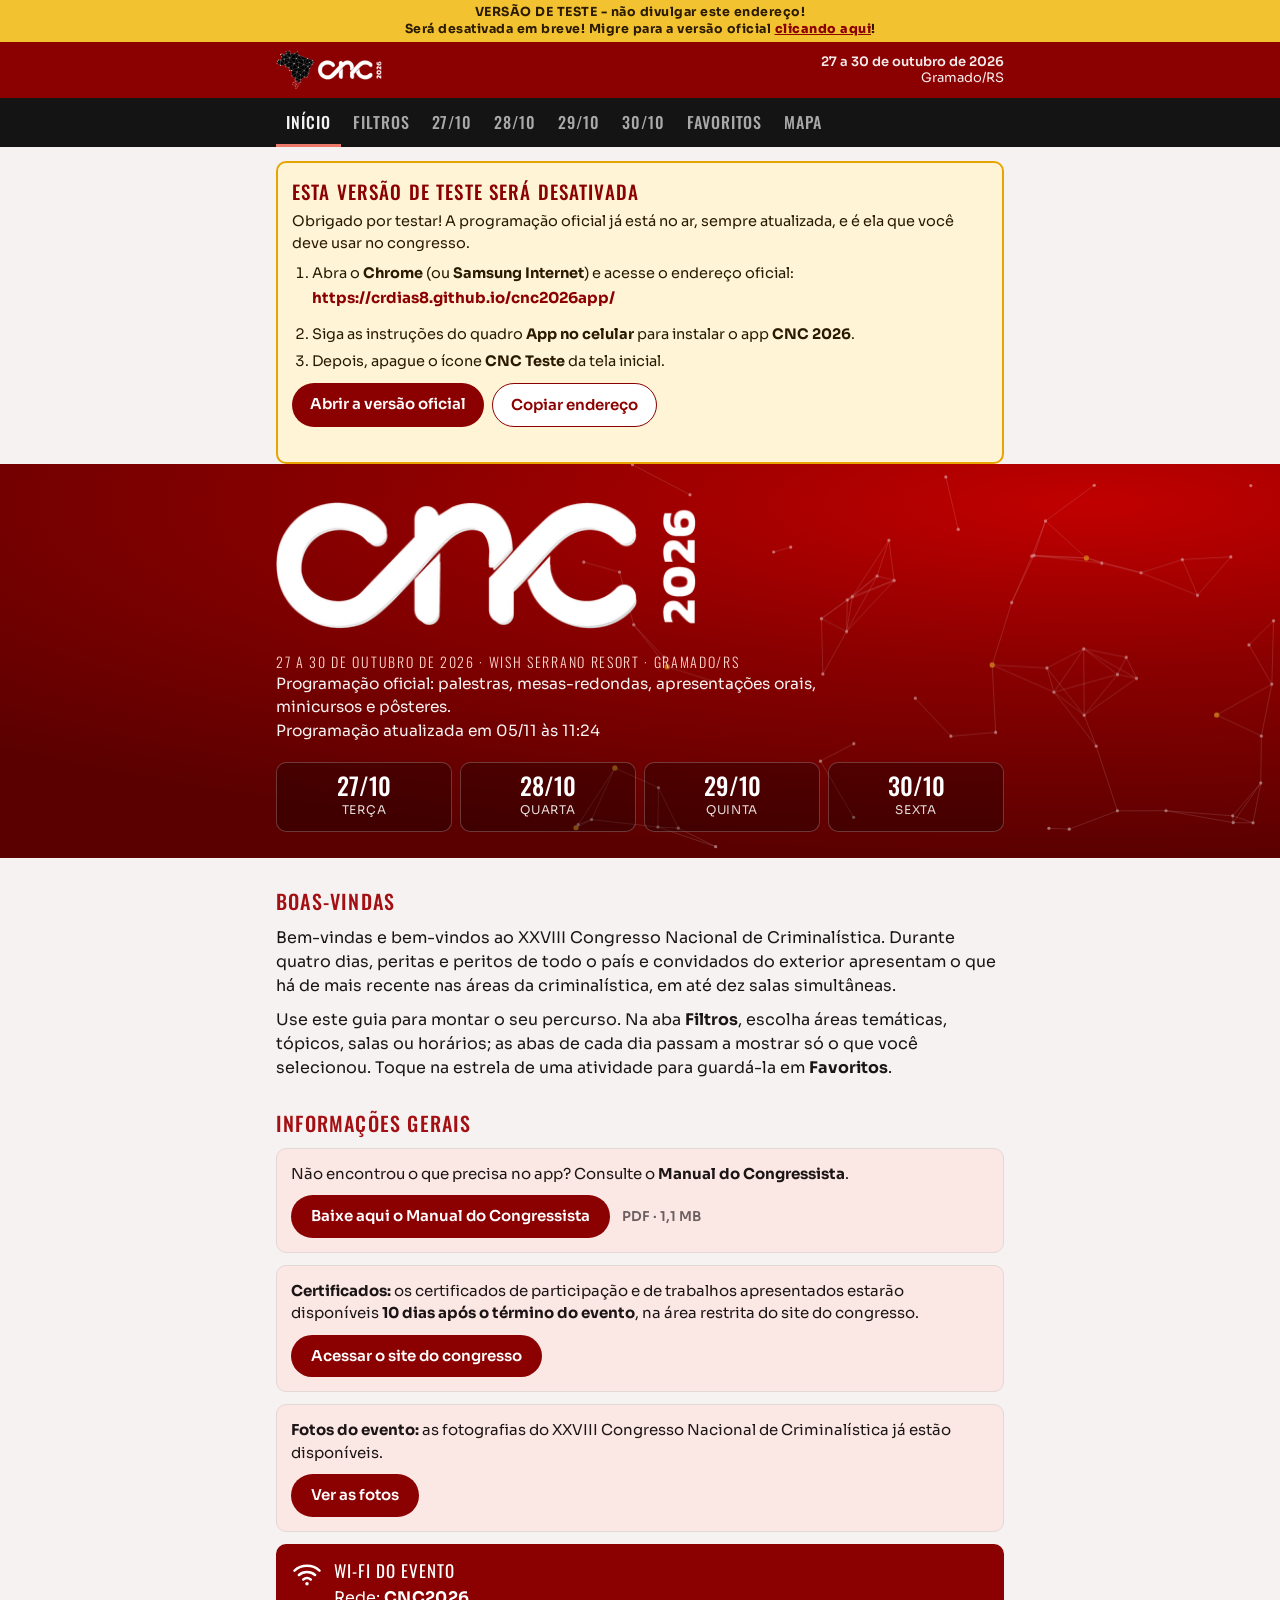
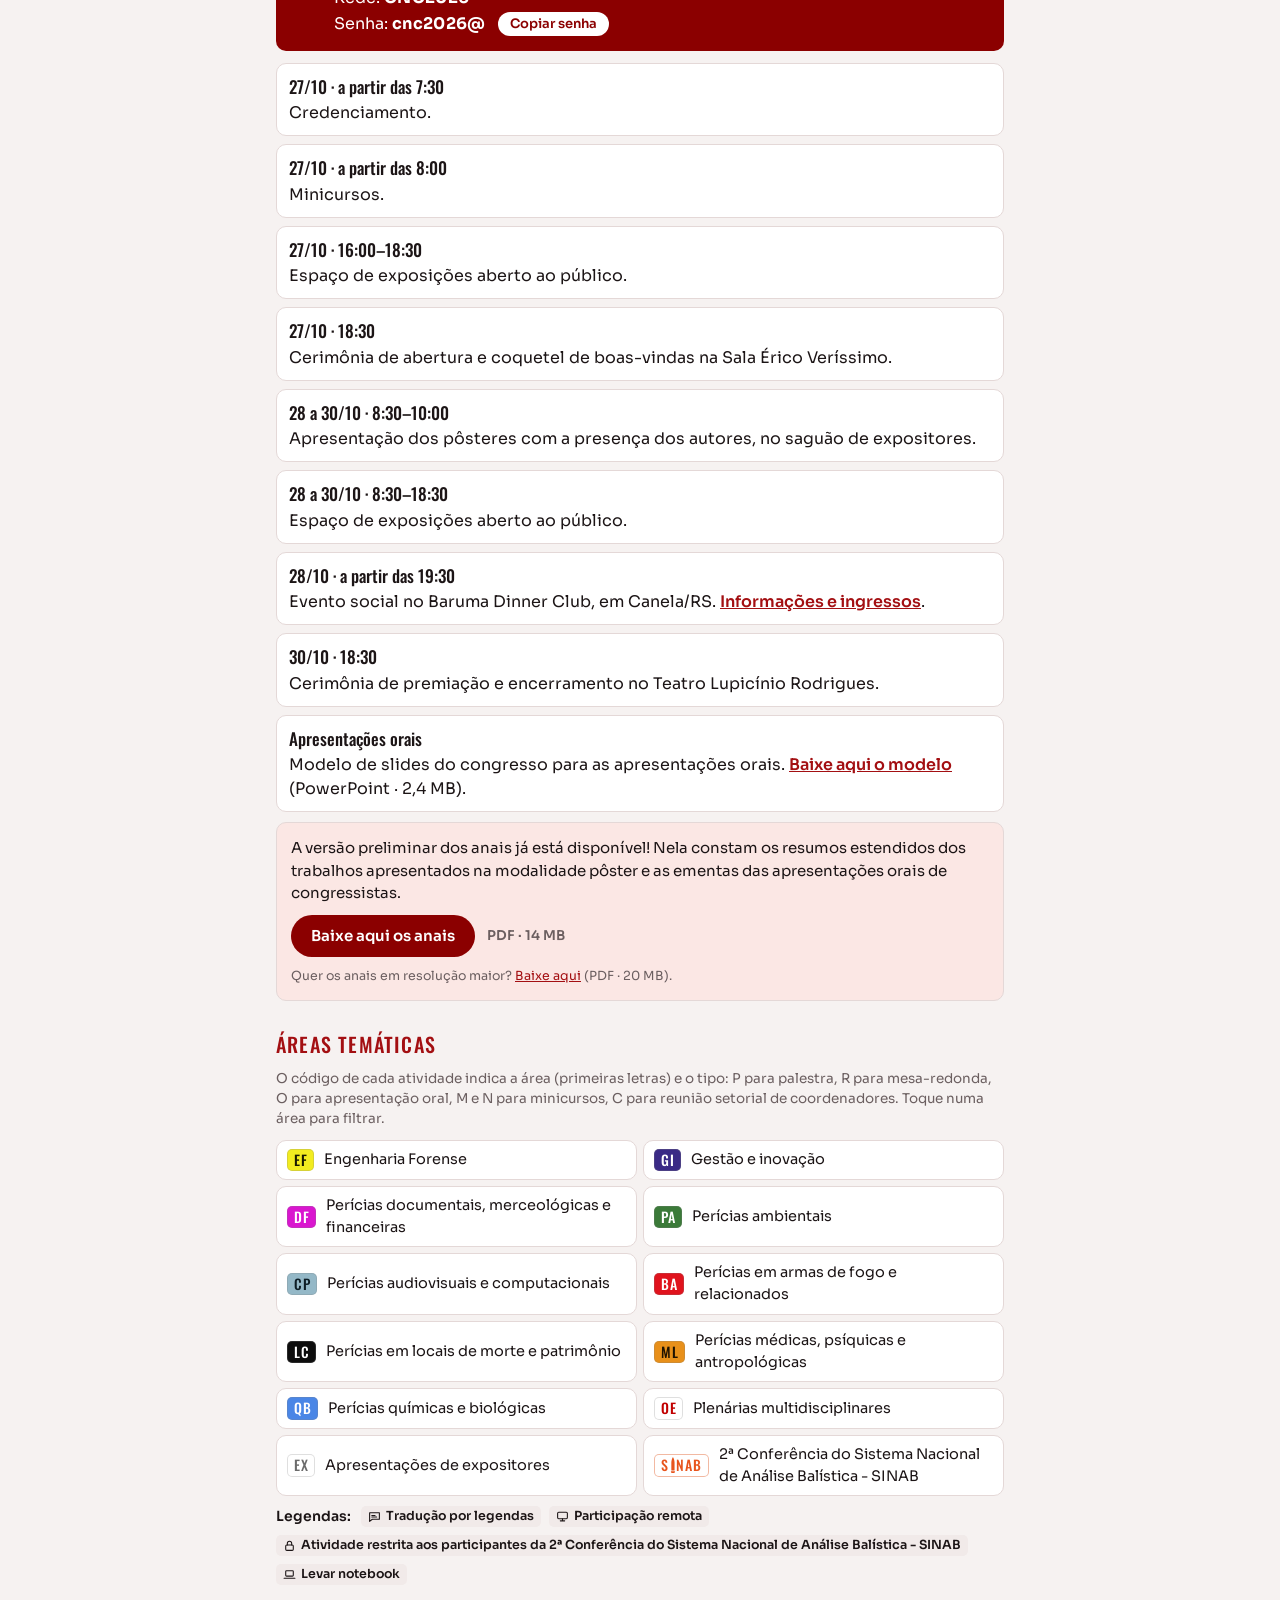
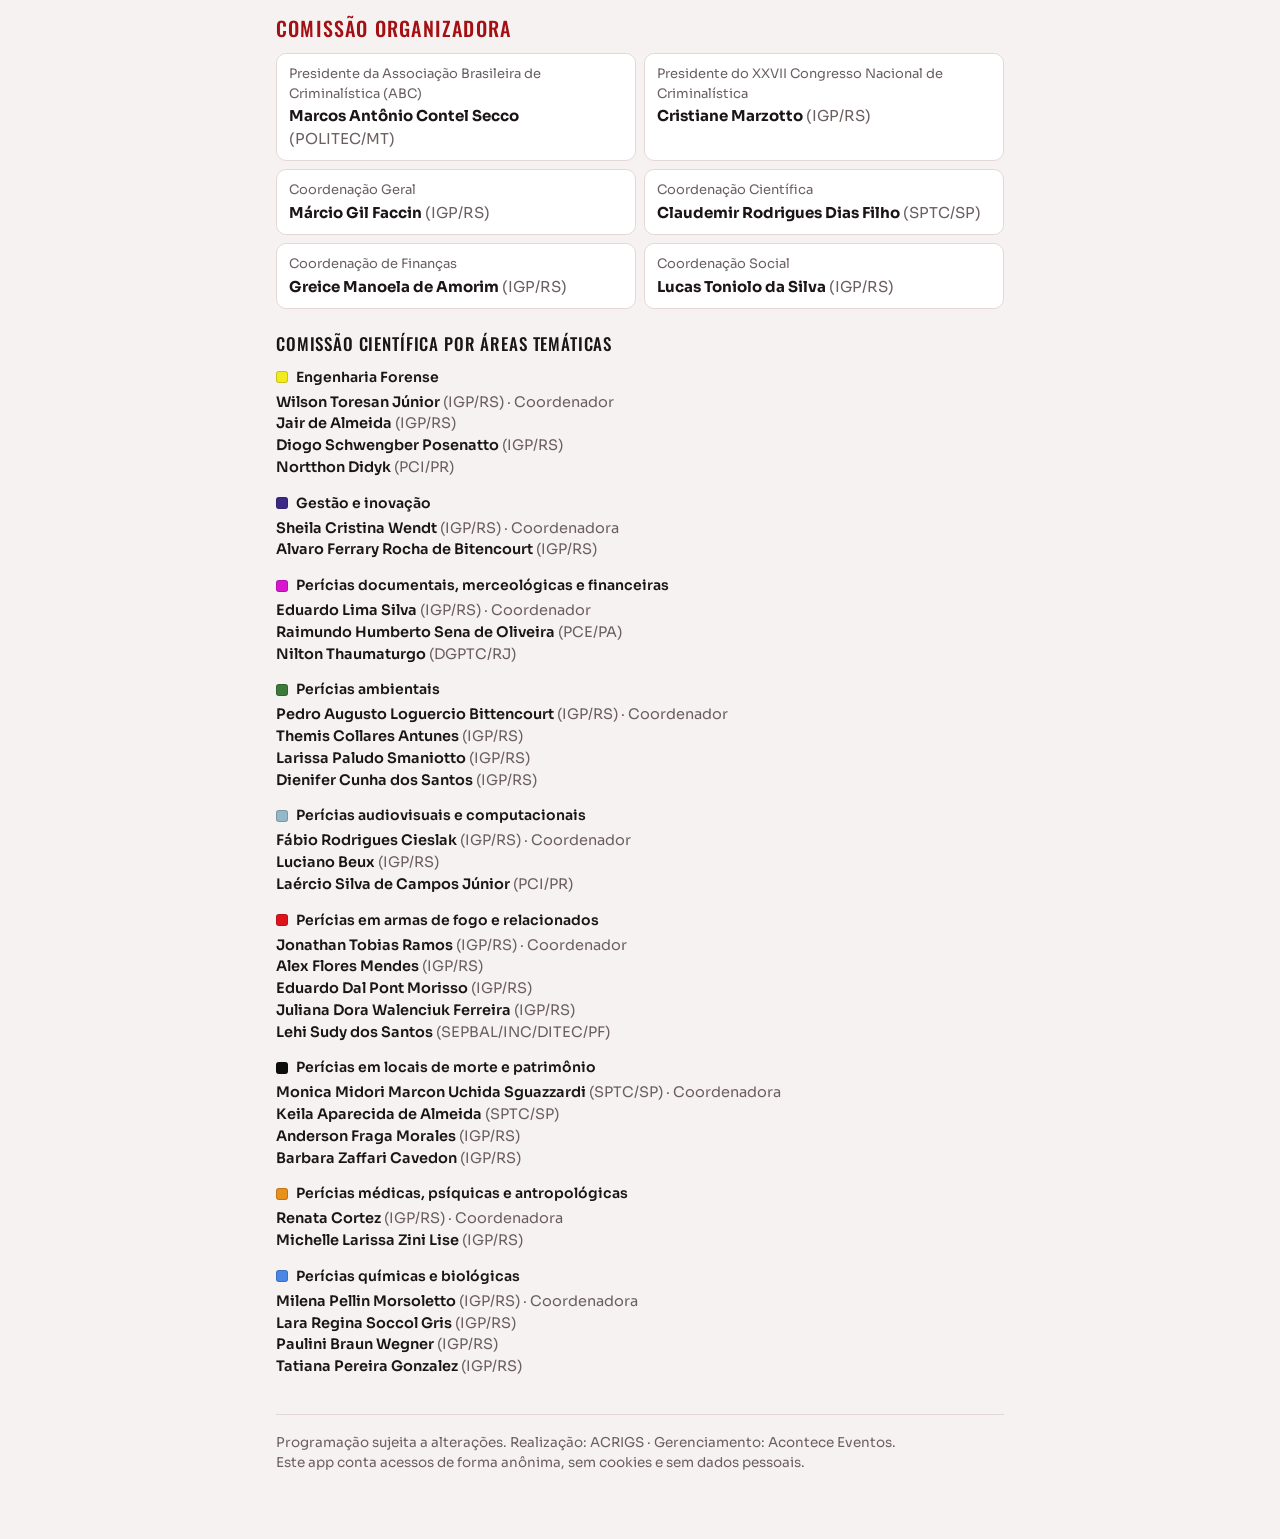
<file: teste/index.html>
<!doctype html>
<html lang="pt-BR">
<head>
<meta charset="utf-8">
<meta name="viewport" content="width=device-width, initial-scale=1, viewport-fit=cover">
<meta name="theme-color" content="#8B0000">
<style>:root{padding-top:env(safe-area-inset-top,0px);padding-bottom:env(safe-area-inset-bottom,0px)}img{max-width:100%}[hidden]{display:none!important}</style>
<meta name="robots" content="noindex">
<link rel="manifest" href="manifest.webmanifest">
<link rel="icon" href="assets/favicon-48.png" sizes="48x48">
<link rel="icon" href="assets/favicon-32.png" sizes="32x32">
<link rel="apple-touch-icon" href="assets/apple-touch-icon.png">
<meta name="apple-mobile-web-app-capable" content="yes">
<meta name="mobile-web-app-capable" content="yes">
<meta name="apple-mobile-web-app-title" content="CNC Teste">
<meta name="apple-mobile-web-app-status-bar-style" content="black-translucent">
<title>Programação CNC 2026</title>
<meta name="claude:viewport-fit-sides" content="cover">
<meta name="description" content="Programação oficial do XXVIII Congresso Nacional de Criminalística — 27 a 30 de outubro de 2026, Gramado/RS">
<link rel="preconnect" href="https://fonts.googleapis.com">
<link rel="preconnect" href="https://fonts.gstatic.com" crossorigin>
<link rel="stylesheet" href="https://fonts.googleapis.com/css2?family=Oswald:wght@300;500;600&family=Sora:wght@400;600;700&display=swap">
<style>
/* Layout: cabeçalho fixo vermelho/preto como o site oficial; conteúdo em coluna única (máx. 760px), cartões por horário */
:root{
  --brand:#8B0000; --brand-2:#C10000; --brand-deep:#5A0000; --salmon:#EC7969; --gold:#F2C230;
  --nav:#141414; --nav-fg:#F2F2F2; --nav-muted:#A9A9A9;
  --bg:#F6F2F1; --surface:#FFFFFF; --surface-2:#F1EAE9; --fg:#1C1516; --muted:#6B5F60; --line:#E4D8D7;
  --accent:#A30F12; --accent-soft:#FBE7E4; --now:#0E7A43; --now-soft:#E2F4EA; --warn:#9A5B00; --warn-soft:#FFF1D6;
  --shadow:0 1px 2px rgba(60,10,10,.06),0 4px 14px rgba(60,10,10,.05);
  --f-display:"Oswald","Arial Narrow",Impact,sans-serif;
  --f-body:"Sora",system-ui,-apple-system,"Segoe UI",Roboto,sans-serif;
  --r:10px;
}
@media (prefers-color-scheme:dark){:root:not([data-theme="light"]){
  --bg:#120E0E; --surface:#1C1617; --surface-2:#251E1F; --fg:#F2EBEB; --muted:#AD9FA0; --line:#352B2C;
  --accent:#F0857A; --accent-soft:#3A1A1A; --now:#5FD39A; --now-soft:#15301F; --warn:#F1B65A; --warn-soft:#33260F;
  --shadow:none; color-scheme:dark}}
:root[data-theme="dark"]{
  --bg:#120E0E; --surface:#1C1617; --surface-2:#251E1F; --fg:#F2EBEB; --muted:#AD9FA0; --line:#352B2C;
  --accent:#F0857A; --accent-soft:#3A1A1A; --now:#5FD39A; --now-soft:#15301F; --warn:#F1B65A; --warn-soft:#33260F;
  --shadow:none; color-scheme:dark}

*{box-sizing:border-box}
html{-webkit-text-size-adjust:100%}
body{background:var(--bg);color:var(--fg);font-family:var(--f-body);font-size:16px;line-height:1.5;margin:0}
body::before{content:"";position:fixed;inset:0 0 auto;height:env(safe-area-inset-top,0px);z-index:10;background:var(--brand)}
button{font:inherit;color:inherit}
:focus-visible{outline:2px solid var(--salmon);outline-offset:2px}
.wrap{max-width:760px;margin:0 auto;padding-left:max(16px,env(safe-area-inset-left,0px));padding-right:max(16px,env(safe-area-inset-right,0px))}

/* Cabeçalho */
header.top{position:sticky;top:env(safe-area-inset-top,0px);z-index:20}
.brandbar{background:var(--brand);color:#fff}
.brandbar .wrap{display:flex;align-items:center;gap:12px;padding-block:8px}
.logo{height:40px;width:auto;display:block;flex:0 0 auto}
.brandbar .ttl{margin-left:auto;text-align:right}
.mark{font-family:var(--f-display);font-weight:600;font-size:26px;letter-spacing:.02em;line-height:1;display:flex;align-items:flex-end;gap:4px}
.mark small{font-size:13px;font-weight:500;color:var(--gold);letter-spacing:.08em;padding-bottom:2px}
.brandbar .ttl{font-size:13px;line-height:1.25;opacity:.92;min-width:0}
.brandbar .ttl b{display:block;font-weight:600}
.tabs{background:var(--nav)}
.tabs .wrap{display:flex;gap:2px;overflow-x:auto;scrollbar-width:none}
.tabs .wrap::-webkit-scrollbar{display:none}
.tab{flex:0 0 auto;background:none;border:0;color:var(--nav-muted);font-family:var(--f-display);font-weight:500;font-size:16px;letter-spacing:.06em;text-transform:uppercase;padding:12px 10px 10px;border-bottom:3px solid transparent;cursor:pointer;white-space:nowrap}
.tab[aria-selected="true"]{color:var(--nav-fg);border-bottom-color:var(--salmon)}
.tab .n{font-family:var(--f-body);font-size:12px;font-weight:600;background:var(--salmon);color:#2a0606;border-radius:999px;padding:1px 6px;margin-left:5px;letter-spacing:0;vertical-align:2px}

/* Barra de filtros ativos */
.active-filters{background:var(--accent-soft);border-bottom:1px solid var(--line)}
.active-filters .wrap{display:flex;flex-wrap:wrap;align-items:center;gap:6px;padding-block:8px;font-size:14px}
.active-filters .lbl{font-weight:600;color:var(--accent);margin-right:2px}
.af-chip{display:inline-flex;align-items:center;gap:4px;border:1px solid var(--line);background:var(--surface);border-radius:999px;padding:2px 4px 2px 10px;font-size:13.5px;cursor:pointer}
.af-chip span.x{display:inline-grid;place-items:center;width:18px;height:18px;border-radius:50%;background:var(--surface-2);font-size:14px;line-height:1}
.linkbtn{background:none;border:0;color:var(--accent);font-weight:600;text-decoration:underline;cursor:pointer;padding:2px 4px;font-size:14px}

main{padding-bottom:48px}
section.view{padding-top:16px}

/* Início */
.hero{background:radial-gradient(120% 90% at 85% 10%,var(--brand-2) 0%,var(--brand) 45%,var(--brand-deep) 100%);color:#fff;position:relative;overflow:hidden}
.hero-logo{width:min(420px,88%);height:auto;display:block;margin:10px 0 22px}
.sr{position:absolute!important;width:1px;height:1px;overflow:hidden;clip:rect(0 0 0 0);white-space:nowrap}
.hero canvas{position:absolute;inset:0;width:100%;height:100%;opacity:.55;pointer-events:none}
.hero .wrap{position:relative;padding-block:28px 26px}
.eyebrow{font-family:var(--f-display);font-weight:300;letter-spacing:.12em;text-transform:uppercase;font-size:14px;color:#FFD7CF}
.hero h1{font-family:var(--f-display);font-weight:600;font-size:clamp(30px,8vw,46px);line-height:1.02;margin:8px 0 10px;text-wrap:balance;letter-spacing:.01em;text-transform:uppercase}
.hero p{margin:0;max-width:52ch;font-size:15.5px;opacity:.95}
.daygrid{display:grid;grid-template-columns:repeat(4,1fr);gap:8px;margin-top:20px}
.daybtn{background:rgba(0,0,0,.28);border:1px solid rgba(255,255,255,.22);color:#fff;border-radius:var(--r);padding:10px 6px;cursor:pointer;text-align:center}
.daybtn b{display:block;font-family:var(--f-display);font-size:24px;font-weight:500;line-height:1}
.daybtn span{font-size:12px;opacity:.85;text-transform:uppercase;letter-spacing:.06em}
.daybtn.today{background:#fff;color:var(--brand)}
.nowbar{margin-top:14px;display:flex;align-items:center;gap:10px;flex-wrap:wrap;font-size:14.5px}
.nowbar button{background:var(--gold);color:#2a1a00;border:0;border-radius:999px;padding:8px 14px;font-weight:600;cursor:pointer}

.block{margin-top:28px}
.block h2{font-family:var(--f-display);font-weight:500;text-transform:uppercase;letter-spacing:.06em;font-size:20px;margin:0 0 10px;color:var(--accent)}
.prose p{margin:0 0 10px;max-width:65ch}
.info{list-style:none;margin:0;padding:0;display:grid;gap:8px}
.info li{background:var(--surface);border:1px solid var(--line);border-radius:var(--r);padding:10px 12px;display:grid;gap:2px}
.info li b{font-family:var(--f-display);font-weight:500;font-size:17px;font-variant-numeric:tabular-nums;white-space:nowrap}
.legend{display:grid;grid-template-columns:1fr;gap:6px}
@media (min-width:560px){.legend{grid-template-columns:1fr 1fr}}
.legend button{display:flex;align-items:center;gap:10px;background:var(--surface);border:1px solid var(--line);border-radius:var(--r);padding:8px 10px;cursor:pointer;text-align:left;font-size:14.5px}
.legend button:hover{border-color:var(--accent)}
.flags-legend{display:flex;flex-wrap:wrap;gap:8px;margin-top:10px}
.fl-lbl{font-weight:600;font-size:14px;align-self:center;margin-right:2px}
.anais{margin-top:10px;background:var(--accent-soft);border:1px solid var(--line);border-radius:var(--r);padding:14px}
.anais p{margin:0 0 10px;font-size:15px}
.abtn{display:inline-block;background:var(--brand);color:#fff;text-decoration:none;font-weight:600;border-radius:999px;padding:10px 20px;font-size:15px}
.abtn:focus-visible{outline:2px solid var(--salmon);outline-offset:2px}
.anais .arow{display:flex;align-items:center;gap:12px;flex-wrap:wrap}
.anais .asize{font-size:13.5px;color:var(--muted);font-weight:600}
.anais .amini{margin:10px 0 0;font-size:12.5px;color:var(--muted)}
.anais .amini a{color:var(--accent)}
.anais.manual{margin:0 0 12px}
.orgs{display:grid;gap:8px;grid-template-columns:1fr}
@media (min-width:560px){.orgs{grid-template-columns:1fr 1fr}}
.org{background:var(--surface);border:1px solid var(--line);border-radius:var(--r);padding:10px 12px;font-size:15px}
.org .role{display:block;font-size:13px;color:var(--muted);margin-bottom:2px}
.org .inst{color:var(--muted)}
.subh{font-family:var(--f-display);font-weight:500;text-transform:uppercase;letter-spacing:.05em;font-size:17px;margin:22px 0 10px}
.committee{display:grid;gap:14px}
.committee .grp h3{font-size:14px;font-weight:600;margin:0 0 4px;display:flex;align-items:center;gap:8px}
.committee ul{margin:0;padding:0;list-style:none;font-size:14.5px;color:var(--muted)}
.committee li strong{color:var(--fg);font-weight:600}
.dot{width:12px;height:12px;border-radius:3px;flex:0 0 auto;background:var(--c);box-shadow:inset 0 0 0 1px rgba(0,0,0,.18)}
.note{font-size:13.5px;color:var(--muted)}

/* Etiquetas */
.tag{display:inline-block;background:var(--c);color:var(--t);font-family:var(--f-display);font-weight:500;font-size:14px;letter-spacing:.04em;padding:1px 7px;border-radius:5px;line-height:1.45;box-shadow:inset 0 0 0 1px rgba(127,127,127,.25);white-space:nowrap}
.tag.sinab{--c:#FFFFFF;--t:#E8541C;display:inline-flex;align-items:center;font-weight:500;letter-spacing:.06em;box-shadow:inset 0 0 0 1px #F2B9A2}
.tag.sinab svg{width:.42em;height:1.15em;margin:0 .05em;flex:0 0 auto}
.tag.pnum{--c:var(--surface-2);--t:var(--fg);font-variant-numeric:tabular-nums}
.ev h3.ptitle{font-size:14.5px;letter-spacing:.01em}
.ptoggle{margin-top:10px;border:1px solid var(--accent);background:var(--surface);color:var(--accent);font-weight:600;font-size:14px;border-radius:999px;padding:7px 14px;cursor:pointer}
.ptoggle[aria-expanded="true"]{background:var(--accent-soft)}
.flag{display:inline-flex;align-items:center;gap:5px;font-size:12.5px;font-weight:600;border-radius:5px;padding:2px 7px;background:var(--surface-2);color:var(--fg);white-space:normal;max-width:100%;line-height:1.35}
.flag svg{width:13px;height:13px;flex:none}

/* Dia */
.dayhead{display:flex;align-items:baseline;justify-content:space-between;gap:10px;flex-wrap:wrap;margin-bottom:4px}
.dayhead h2{font-family:var(--f-display);font-weight:500;text-transform:uppercase;letter-spacing:.05em;font-size:24px;margin:0}
.dayhead .meta{font-size:14px;color:var(--muted)}
.slot{margin-top:18px}
.slot-h{position:sticky;top:calc(env(safe-area-inset-top,0px) + var(--hdr,96px));z-index:5;background:var(--bg);display:flex;align-items:center;gap:10px;padding:6px 0;font-family:var(--f-display);font-weight:500;font-size:22px;font-variant-numeric:tabular-nums}
.slot-h::after{content:"";flex:1;height:1px;background:var(--line)}
.slot-h .live{font-family:var(--f-body);font-size:12px;font-weight:700;color:var(--now);background:var(--now-soft);border-radius:999px;padding:2px 8px;text-transform:uppercase;letter-spacing:.06em}
.brk{margin-top:18px;display:flex;align-items:center;gap:10px;color:var(--muted);font-size:14px}
.brk::before,.brk::after{content:"";flex:1;height:1px;background:repeating-linear-gradient(90deg,var(--line) 0 6px,transparent 6px 10px)}
.brk b{font-variant-numeric:tabular-nums;font-weight:600}
.list{display:grid;gap:10px}
.ev{background:var(--surface);border:1px solid var(--line);border-radius:var(--r);padding:12px 12px 12px 14px;box-shadow:var(--shadow);display:grid;grid-template-columns:1fr auto;gap:2px 8px;min-width:0}
.ev.dim{background:var(--surface-2);box-shadow:none}
.ev.is-now{border-color:var(--now);box-shadow:0 0 0 1px var(--now) inset}
.ev-main{min-width:0}
.ev-top{display:flex;flex-wrap:wrap;align-items:center;gap:6px 8px;font-size:13.5px;color:var(--muted)}
.ev-top .type{font-weight:600;color:var(--fg)}
.ev-top .time{font-variant-numeric:tabular-nums}
.ev-top .nowpill{color:var(--now);background:var(--now-soft);font-weight:700;border-radius:999px;padding:0 8px;font-size:12px;text-transform:uppercase;letter-spacing:.05em}
.ev h3{font-size:16.5px;line-height:1.35;font-weight:600;margin:6px 0 4px;text-wrap:pretty;overflow-wrap:anywhere}
.ev h3.books{line-height:1.4;display:grid;gap:8px}
.ev h3.books .book{display:block;padding-left:12px;border-left:3px solid var(--line)}
.ev h3.books em{font-style:italic}
.ev .ppl{font-size:14.5px;color:var(--fg);margin:0 0 4px;overflow-wrap:anywhere}
.ev .ppl span{display:block}
.ev .ppl a,.info a{color:var(--accent);font-weight:600}
.ev .room{display:flex;align-items:center;gap:6px;font-size:14px;color:var(--muted);margin-top:2px}
.ev .room svg{width:14px;height:14px;flex:0 0 auto}
.ev .staff{font-size:12px;color:var(--muted);opacity:.85;margin-top:6px}
.ev .flags{display:flex;flex-wrap:wrap;gap:6px;margin-top:8px}
.ev .kws{display:flex;flex-wrap:wrap;gap:6px;margin-top:8px}
.kw{border:1px solid var(--line);background:transparent;border-radius:999px;font-size:13px;padding:2px 9px;cursor:pointer;color:var(--muted)}
.kw:hover,.kw.on{border-color:var(--accent);color:var(--accent)}
.kw.on{background:var(--accent-soft)}
.fav{grid-row:1/span 2;grid-column:2;align-self:start;background:none;border:0;padding:6px;margin:-6px -6px 0 0;cursor:pointer;color:var(--muted);border-radius:8px;width:40px;height:40px;display:grid;place-items:center}
.fav svg{width:24px;height:24px}
.ev > .pdfrow{grid-column:1/-1}
.pdfrow{display:flex;flex-direction:column;align-items:flex-end;gap:3px;margin-top:10px;min-width:0;max-width:100%}
.pdfbtn{max-width:100%;box-sizing:border-box;display:inline-flex;align-items:center;gap:7px;border:1.5px solid var(--brand);color:var(--brand);background:var(--surface);border-radius:999px;padding:7px 14px 7px 11px;font:600 13.5px/1.25 var(--f-body);text-decoration:none;cursor:pointer;text-align:left}
.pdfbtn svg{width:17px;height:17px;flex:none}
.pdfbtn.off{border-color:var(--line);color:var(--muted);background:var(--surface-2);cursor:not-allowed}
.pdfbtn.saved{border-color:var(--now);color:var(--now)}
.pdfst{font-size:12px;color:var(--muted);display:inline-flex;align-items:center;gap:4px;padding-right:6px}
.pdfst svg{width:13px;height:13px}
.pdfst.saved{color:var(--now);font-weight:600}
.ev > .noterow{grid-column:1/-1}
.noterow{margin-top:10px;display:flex;flex-direction:column;align-items:flex-end;gap:8px;min-width:0}
.notebtn{max-width:100%;box-sizing:border-box;display:inline-flex;align-items:center;gap:7px;border:1.5px solid var(--brand);color:#fff;background:var(--brand);border-radius:999px;padding:7px 14px 7px 11px;font:600 13.5px/1.25 var(--f-body);cursor:pointer;text-align:left;-webkit-appearance:none;appearance:none}
.notebtn svg{width:17px;height:17px;flex:none;transition:transform .2s}
.notebtn,.notebtn:hover,.notebtn:active,.notebtn:focus{background:var(--brand);color:#fff}
.notebtn[aria-expanded="true"]{filter:brightness(.85)}
.notebox{align-self:stretch;background:var(--surface-2);border-left:3px solid var(--brand);border-radius:8px;padding:10px 12px;font-size:14px;line-height:1.45}
.notebox p{margin:0 0 6px}.notelink{display:flex;align-items:center;gap:7px;margin-top:10px;color:var(--brand);font-weight:600;text-decoration:underline;text-underline-offset:2px}.notelink svg{width:18px;height:18px;flex:none}.notebox ul{margin:0;padding-left:18px;display:grid;gap:5px}
.impfav{margin:22px 0 4px;font-size:14px}.impfav p{margin:8px 0 6px}.impfav textarea{width:100%;box-sizing:border-box;font:inherit;font-size:15px;padding:8px;border:1px solid var(--line);border-radius:8px}.ibtn2{margin-top:6px;background:var(--brand);color:#fff;border:0;border-radius:999px;padding:9px 18px;font-weight:600;font-size:15px;cursor:pointer}.impmsg{color:var(--now);font-weight:600;margin-top:6px}
.fav[aria-pressed="true"]{color:#E2A400}
.fav[aria-pressed="true"] svg path{fill:currentColor}
.conflict{margin-top:8px;font-size:13px;font-weight:600;color:var(--warn);background:var(--warn-soft);border-radius:6px;padding:3px 8px;display:inline-block}
.empty{background:var(--surface);border:1px dashed var(--line);border-radius:var(--r);padding:22px 16px;text-align:center;color:var(--muted);margin-top:16px}
.empty b{display:block;color:var(--fg);font-size:16px;margin-bottom:4px}

/* Filtros */
.search{position:relative}
.search input{width:100%;font:inherit;font-size:17px;padding:12px 40px 12px 42px;border-radius:var(--r);border:1px solid var(--line);background:var(--surface);color:var(--fg)}
.search input:focus{outline:2px solid var(--accent);outline-offset:0;border-color:transparent}
.search svg{position:absolute;left:13px;top:50%;transform:translateY(-50%);width:18px;height:18px;color:var(--muted)}
.search .clr{position:absolute;right:6px;top:50%;transform:translateY(-50%);background:none;border:0;width:32px;height:32px;cursor:pointer;color:var(--muted);font-size:20px}
.results{position:sticky;top:calc(env(safe-area-inset-top,0px) + var(--hdr,96px));z-index:4;background:var(--bg);padding:10px 0;border-bottom:1px solid var(--line);margin-bottom:6px}
.results .row{display:flex;justify-content:space-between;align-items:center;gap:8px;flex-wrap:wrap}
.results .count{font-weight:600}
.results .days{display:flex;gap:6px;margin-top:8px;flex-wrap:wrap}
.results .days button{border:1px solid var(--line);background:var(--surface);border-radius:999px;padding:5px 12px;font-size:14px;cursor:pointer;font-variant-numeric:tabular-nums}
.results .days button b{color:var(--accent)}
.results .days button:disabled{opacity:.45;cursor:default}
fieldset{border:0;padding:0;margin:20px 0 0;min-width:0}
legend{font-family:var(--f-display);font-weight:500;text-transform:uppercase;letter-spacing:.06em;font-size:17px;color:var(--accent);padding:0;margin-bottom:8px;display:flex;justify-content:space-between;align-items:center;width:100%}
legend .linkbtn{font-family:var(--f-body);text-transform:none;letter-spacing:0;font-size:13.5px}
.checks{display:grid;grid-template-columns:1fr;gap:6px}
@media (min-width:560px){.checks.two{grid-template-columns:1fr 1fr}}
.chk{display:flex;align-items:center;gap:10px;background:var(--surface);border:1px solid var(--line);border-radius:var(--r);padding:9px 10px;cursor:pointer;font-size:15px;min-width:0}
.chk input{width:18px;height:18px;margin:0;accent-color:var(--brand);flex:0 0 auto}
.chk .lab{flex:1;min-width:0;overflow-wrap:anywhere}
.chk .c{font-size:13px;color:var(--muted);font-variant-numeric:tabular-nums}
.chk:has(input:checked){border-color:var(--accent);background:var(--accent-soft)}
.pills{display:flex;flex-wrap:wrap;gap:6px}
.pill{display:inline-flex;align-items:center;gap:6px;border:1px solid var(--line);background:var(--surface);border-radius:999px;padding:6px 12px;cursor:pointer;font-size:14.5px;font-variant-numeric:tabular-nums}
.pill input{position:absolute;opacity:0;pointer-events:none}
.pill:has(input:checked){background:var(--brand);border-color:var(--brand);color:#fff}
.pill:has(input:focus-visible){outline:2px solid var(--salmon)}
.subsearch{width:100%;font:inherit;font-size:16px;padding:8px 12px;border-radius:8px;border:1px solid var(--line);background:var(--surface);color:var(--fg);margin-bottom:8px}
.kwbox{max-height:340px;overflow:auto;padding-right:2px}
.more{margin-top:8px}

footer{margin-top:36px;padding-block:18px;border-top:1px solid var(--line);font-size:13.5px;color:var(--muted)}
@media (prefers-reduced-motion:reduce){*{scroll-behavior:auto!important}}
.wifi{display:flex;gap:12px;align-items:flex-start;background:var(--brand);color:#fff;border-radius:var(--r);padding:14px 16px;margin:0 0 12px}
.wifi svg{width:30px;height:30px;flex:none;margin-top:2px}
.wifi .wt{font-family:var(--f-display);text-transform:uppercase;letter-spacing:.06em;font-size:17px;margin-bottom:2px}
.wifi .wl{font-size:16px;line-height:1.6}.wifi b{font-weight:700;letter-spacing:.02em}
.wcopy{margin-left:8px;background:#fff;color:var(--brand);border:0;border-radius:999px;padding:3px 12px;font:600 13px/1.4 var(--f-body);cursor:pointer;vertical-align:1px}
.wmsg{font-size:12.5px;opacity:.9;min-height:0}
.ev.cancel .ev-top,.ev.cancel h3,.ev.cancel .ppl,.ev.cancel .room,.ev.cancel .staff,.ev.cancel .flags,.ev.cancel .kws,.ev.cancel .maplink{opacity:.45}
.ev .cancelado{display:inline-block;background:#C10000;color:#fff;font-family:var(--f-display);font-weight:600;letter-spacing:.12em;text-transform:uppercase;font-size:14px;padding:3px 12px;border-radius:5px;margin:0 0 8px}
.aviso-bg{position:fixed;inset:0;background:rgba(20,10,10,.55);z-index:1000;display:flex;align-items:center;justify-content:center;padding:16px}
.aviso{background:var(--surface);color:var(--fg);border-radius:16px;max-width:440px;width:100%;box-shadow:0 10px 40px rgba(0,0,0,.35);overflow:hidden}
.aviso .ah{background:var(--brand);color:#fff;padding:14px 18px;display:flex;gap:10px;align-items:center}
.aviso .ah svg{width:26px;height:26px;flex:none}
.aviso .ah h3{margin:0;font-family:var(--f-display);font-weight:500;text-transform:uppercase;letter-spacing:.05em;font-size:19px;line-height:1.2}
.aviso .ab{padding:16px 18px 6px;font-size:15.5px;line-height:1.5}.aviso .ab p{margin:0 0 10px}
.aviso .af{padding:6px 18px 16px;display:flex;justify-content:flex-end}
.aviso .af button{background:var(--brand);color:#fff;border:0;border-radius:999px;padding:10px 22px;font:600 15px/1.2 var(--f-body);cursor:pointer}
.aviso .ab .mh{font-weight:700;color:var(--accent);margin:0 0 6px}.aviso .ab hr{border:0;border-top:1px solid var(--line);margin:12px 0}
.aviso .ab .antes{font-size:13.5px;color:var(--muted)}
.aviso{max-height:calc(100dvh - 32px);overflow:auto}.aviso .ab img{display:block;width:100%;height:auto;border-radius:10px;margin:2px 0 10px}
.aviso .af a.btn{background:var(--brand);color:#fff;border-radius:999px;padding:10px 22px;font:600 15px/1.2 var(--f-body);text-decoration:none;display:inline-block}
.aviso .af{gap:10px}.aviso .af button.sec{background:none;color:var(--brand);border:1.5px solid var(--brand)}
.ev.flash{box-shadow:0 0 0 3px var(--brand);transition:box-shadow .3s}
.maplink{background:none;border:0;padding:0;font:inherit;color:inherit;cursor:pointer;text-align:left;display:flex;align-items:center;gap:6px;flex-wrap:wrap}
.maplink .vm{color:var(--accent);font-weight:600;font-size:12.5px;text-decoration:underline;text-underline-offset:2px}
.mp-floors{display:grid;grid-template-columns:repeat(3,1fr);gap:6px;margin:4px 0 10px}
.mp-floors button{border:1.5px solid var(--line);background:var(--surface);border-radius:12px;padding:8px 4px 7px;font:600 14px var(--f-body);color:var(--fg);line-height:1.15;cursor:pointer}
.mp-floors button small{display:block;font-weight:400;font-size:11px;color:var(--muted);margin-top:2px}
.mp-floors button[aria-pressed=true]{background:var(--brand);border-color:var(--brand);color:#fff}.mp-floors button[aria-pressed=true] small{color:#FFD7CF}
.mapbox{background:var(--surface);border:1px solid var(--line);border-radius:16px;padding:12px;box-shadow:var(--shadow)}
.msvg{width:100%;height:auto;display:block}.mp-sheet .msvg{max-height:48vh;width:auto;margin:0 auto}
.mroom{fill:#F7F1F0;cursor:pointer;transition:fill .2s}.mroom.area{fill:#fff}.mroom.svc{fill:#ECE6E5;cursor:default}.mroom.poi{fill:#FFF1D6}
.mroom.on{fill:#F8D3CE}
.mwall{fill:#2B2325;fill-rule:evenodd;pointer-events:none}.mext{fill:none;stroke:#2B2325;stroke-width:14;stroke-dasharray:40 26}.mdoor{stroke:#0E7A43;stroke-width:26;stroke-linecap:round}.mcol{fill:#9C9092}
.mlbl{font:600 var(--fs,62px) var(--f-body);fill:#2B2325;text-anchor:middle;pointer-events:none;paint-order:stroke;stroke:#F7F1F0;stroke-width:calc(var(--fs,62px)*.22);stroke-linejoin:round}
.mlbl.svc{font-weight:500;font-size:calc(var(--fs,62px)*.85);fill:#7A6E70}.mlbl.sm{font-size:calc(var(--fs,62px)*.72);font-weight:500;fill:#9C9092;letter-spacing:.08em;text-transform:uppercase}
.mlbl.on{fill:#8B0000;font-weight:700;stroke:#F8D3CE}
.mpin{display:none;fill:#C10000}.mpin.on{display:block}
.stairs-tag rect,.entry-tag rect{fill:#2B2325}.stairs-tag text,.entry-tag text{fill:#fff;font:600 64px var(--f-body);text-anchor:middle}.entry-tag rect{fill:#0E7A43}
.mp-chips{display:flex;flex-wrap:wrap;gap:6px;margin-top:12px}
.mp-chips button{border:1px solid var(--line);background:var(--surface);border-radius:999px;padding:6px 11px;font:500 13px var(--f-body);color:var(--fg);cursor:pointer}
.mp-chips button[aria-pressed=true]{border-color:var(--brand);color:var(--brand);font-weight:700;background:var(--accent-soft)}
.mp-info{margin-top:12px;background:var(--surface);border:1px solid var(--line);border-left:4px solid var(--brand);border-radius:12px;padding:12px 14px}
.mp-info .fl{font-family:var(--f-display);text-transform:uppercase;letter-spacing:.07em;font-size:12.5px;color:var(--muted)}
.mp-info h3{margin:2px 0 6px;font-size:17px}.mp-info p{margin:0 0 8px;font-size:14.5px;line-height:1.45}
.mp-info .nx{border-top:1px solid var(--line);padding-top:8px;margin-top:4px;font-size:13.5px}
.mp-info .nx div{display:flex;gap:8px;padding:3px 0}.mp-info .nx b{font-variant-numeric:tabular-nums;min-width:44px}
.mp-bg{position:fixed;inset:0;background:rgba(20,10,10,.55);z-index:900;display:flex;align-items:flex-end;justify-content:center}
.mp-sheet{background:var(--bg);width:100%;max-width:560px;border-radius:20px 20px 0 0;padding:10px 16px 18px;max-height:94vh;overflow:auto}
.mp-sheet .bar{width:42px;height:5px;border-radius:3px;background:#cdbfbe;margin:0 auto 10px}
.mp-sheet .hd{display:flex;align-items:flex-start;gap:10px;margin-bottom:10px}.mp-sheet .hd .t{flex:1}
.mp-sheet .hd h2{margin:0;font-family:var(--f-display);font-weight:500;text-transform:uppercase;letter-spacing:.05em;color:var(--accent);font-size:21px;line-height:1.15}
.mp-sheet .x{background:var(--brand);color:#fff;border:0;border-radius:999px;padding:8px 16px;font-weight:600;font-size:14px;cursor:pointer}
</style>

</head>
<body>
<style>
.teststrip{background:#F2C230;color:#2a1a00;font-size:12.5px;font-weight:700;text-align:center;letter-spacing:.04em;padding:3px 8px}
.install{margin-top:28px;background:var(--surface);border:1px solid var(--line);border-radius:var(--r);padding:14px 14px 16px;display:grid;grid-template-columns:56px 1fr;gap:12px;align-items:start}
.install img{width:56px;height:56px;border-radius:13px}
.install h2{font-family:var(--f-display);font-weight:500;text-transform:uppercase;letter-spacing:.06em;font-size:19px;margin:0 0 4px;color:var(--accent)}
.install p{margin:0 0 8px;font-size:14.5px}
.install ol{margin:6px 0 0;padding-left:20px;font-size:14.5px;display:grid;gap:4px}
.installtop{padding-block:14px}.installtop .install{margin-top:0}
.install.focus{border-color:#E8A400;box-shadow:0 0 0 4px rgba(232,164,0,.35)}
.install .ibtn{background:var(--brand);color:#fff;border:0;border-radius:999px;padding:10px 20px;font-weight:600;font-size:15px;cursor:pointer;margin-top:4px}
.install .ok{color:var(--now);font-weight:600}
.install .warn{background:#FFF4D6;border-left:4px solid #E8A400;border-radius:8px;padding:8px 10px;font-size:13.5px;margin:8px 0 0;color:#2a1a00}
.install .hint{font-size:13px;color:var(--muted);margin-top:8px}
.install svg{width:16px;height:16px;vertical-align:-3px}
.stamp{margin:10px 0 0;font-size:13px;opacity:.9}
.offbar{position:fixed;left:0;right:0;bottom:0;z-index:30;background:#2a1a00;color:#FFE7A3;font-size:13.5px;font-weight:600;text-align:center;padding:9px max(16px,env(safe-area-inset-right,0px)) calc(9px + env(safe-area-inset-bottom,0px)) max(16px,env(safe-area-inset-left,0px))}
</style>
<div class="offbar" id="offbar" hidden>Sem conexão. Exibindo a última versão salva da programação.</div>
<script>
window.PDF_ON = true; window.NOTES_ON = true; window.MUD_ON = true; window.MAP_ON = true; // botões de PDF dos trabalhos (resumo estendido / ementa)
(function(){
  const WANT_HASH = location.hash || ''; // guardado antes de a navegação trocar o endereço
  const ua = navigator.userAgent || '';
  const isIOS = /iPhone|iPad|iPod/.test(ua) || (/Macintosh/.test(ua) && navigator.maxTouchPoints > 1);
  const isAndroid = /Android/.test(ua);
  const isSamsung = /SamsungBrowser/.test(ua);
  const inApp = /FBAN|FBAV|FB_IAB|Instagram|Line\/|Twitter|TikTok|LinkedInApp|; wv\)/.test(ua);
  const iosOther = isIOS && /CriOS|FxiOS|EdgiOS|OPiOS/.test(ua);
  const standalone = () => (window.matchMedia && matchMedia('(display-mode: standalone)').matches) || navigator.standalone === true;
  let deferred = null;
  const FLAG = 'cnc26_app_instalado';
  const getFlag = () => { try { return localStorage.getItem(FLAG) === '1'; } catch(e){ return false; } };
  const setFlag = v => { try { v ? localStorage.setItem(FLAG,'1') : localStorage.removeItem(FLAG); } catch(e){} };
  let installed = getFlag();
  if (standalone()) { setFlag(true); installed = true; }
  const ICON = 'assets/icon-192.png';
  const SHARE = '<svg viewBox="0 0 24 24" aria-hidden="true"><path d="M12 3v12M7 8l5-5 5 5" fill="none" stroke="currentColor" stroke-width="2" stroke-linecap="round" stroke-linejoin="round"/><path d="M6 11H5v10h14V11h-1" fill="none" stroke="currentColor" stroke-width="2" stroke-linejoin="round"/></svg>';

  const mobile = isIOS || isAndroid;
  // No celular sem o app instalado: aviso no topo da aba Início. Instalado: não aparece. Computador: fica no meio da página.
  window.PWA_INSTALL_TOP = function(){ return (mobile && !standalone()) ? '<div class="wrap installtop">' + box() + '</div>' : ''; };
  window.PWA_INSTALL_HTML = function(){ return (!mobile && !standalone()) ? box() : ''; };
  function box(){
    let body;
    if (standalone()) {
      body = '<p class="ok">App instalado neste celular.</p><p>Com internet, ele sempre mostra a programação mais recente. Sem internet, abre a última versão salva.</p>';
    } else if (installed) {
      body = '<p class="ok">O app já está instalado neste celular.</p><p>Para usar em tela cheia e também sem internet, abra pelo ícone <b>CNC Teste</b> na tela inicial.</p><p class="hint">Removeu o app? <button class="linkbtn" id="pwa-reinstall" type="button">Mostrar como instalar de novo</button></p>';
    } else if (inApp) {
      body = '<p>Você abriu o link dentro de outro aplicativo. Para instalar, abra no navegador do celular:</p><ol><li>Toque no menu (<b>⋮</b> ou <b>•••</b>) desta tela.</li><li>Escolha <b>Abrir no navegador</b> (ou “Abrir no Safari”/“Abrir no Chrome”).</li></ol>';
    } else if (isIOS) {
      body = (iosOther ? '<p>No iPhone, a instalação é mais simples pelo <b>Safari</b>. Copie o link e abra no Safari, ou tente pelo menu Compartilhar deste navegador.</p>' : '<p>Instale em três toques, sem passar pela App Store:</p>') +
        '<ol><li>Toque em <b>Compartilhar</b> ' + SHARE + ' (se não aparecer, toque em <b>•••</b> ao lado do endereço).</li><li>Escolha <b>Adicionar à Tela de Início</b>.</li><li>Toque em <b>Adicionar</b>.</li></ol>';
    } else if (isAndroid) {
      body = deferred
        ? '<p>Instale o app com um toque, sem passar pela Play Store.</p><button class="ibtn" id="pwa-install" type="button">Instalar app</button>'
        : '<p>Instale sem passar pela Play Store:</p><ol><li>Toque no menu ' + (isSamsung ? '<b>≡</b> (embaixo, à direita)' : '<b>⋮</b> do navegador') + '.</li><li>Escolha <b>Instalar e criar atalho</b>. Dependendo do celular, a opção pode aparecer como <b>Instalar app</b> ou <b>Adicionar à tela inicial</b>.</li></ol>';
      if (isSamsung) body += '<p class="warn">Se aparecer <b>“Não foi possível instalar o aplicativo web”</b>, abra este link no <b>Chrome</b> e instale por lá. Ou, aqui mesmo, toque no menu <b>≡</b> → <b>Adicionar página a</b> → <b>Tela inicial</b>.</p>';
    } else {
      body = '<p>Abra este link no celular para instalar o app na tela inicial.</p>';
    }
    return '<section class="install" id="pwa-box"><img src="' + ICON + '" alt=""><div><h2>App no celular</h2>' + body +
      ((standalone() || installed) ? '' : '<p class="hint">Instalar é opcional: o app funciona igual pelo navegador.</p>') + '</div></section>';
  }

  function refreshBox(){ const b = document.getElementById('pwa-box'); if (b) { const f = b.classList.contains('focus'); b.outerHTML = box(); if (f) { const n = document.getElementById('pwa-box'); if (n) n.classList.add('focus'); } } }
  window.addEventListener('beforeinstallprompt', e => { e.preventDefault(); deferred = e; refreshBox(); });
  window.addEventListener('appinstalled', () => { deferred = null; installed = true; setFlag(true); refreshBox(); });
  // Android/Chrome: confirma pelo próprio navegador se o app está instalado
  if (navigator.getInstalledRelatedApps) {
    navigator.getInstalledRelatedApps().then(list => {
      const has = Array.isArray(list) && list.length > 0;
      if (has && !installed) { installed = true; setFlag(true); refreshBox(); }
    }).catch(() => {});
  }
  document.addEventListener('click', ev => {
    if (!ev.target.closest('#pwa-reinstall')) return;
    installed = false; setFlag(false); refreshBox();
  });
  document.addEventListener('click', async ev => {
    if (!ev.target.closest('#pwa-install') || !deferred) return;
    deferred.prompt();
    try { await deferred.userChoice; } catch(e){}
    deferred = null; refreshBox();
  });

  const pad = n => String(n).padStart(2,'0');
  const fmt = d => pad(d.getHours()) + ':' + pad(d.getMinutes()) + ' de ' + pad(d.getDate()) + '/' + pad(d.getMonth()+1) + '/' + String(d.getFullYear()).slice(-2);
  async function savedAt(){
    try { const r = await caches.match('./__saved_at'); if (r) { const t = +(await r.text()); if (t) return new Date(t); } } catch(e){}
    return null;
  }
  async function net(){
    const o = document.getElementById('offbar'); if (!o) return;
    const off = navigator.onLine === false;
    o.hidden = !off;
    if (off) {
      const d = await savedAt();
      o.textContent = d ? 'Sem conexão. Exibindo a última versão da programação, salva às ' + fmt(d) + '.'
                        : 'Sem conexão. Exibindo a última versão salva da programação.';
    }
  }
  window.addEventListener('online', net); window.addEventListener('offline', net); net();

  // Link direto para a instalação: .../#instalar abre a aba Início já no bloco "App no celular"
  function goInstall(){
    if (!/^#instalar(&|$)/.test(WANT_HASH)) return;
    let tries = 0;
    (function look(){
      const b = document.getElementById('pwa-box');
      if (!b) { if (tries++ < 40) setTimeout(look, 100); return; }
      b.classList.add('focus');
      const hdr = document.getElementById('hdr');
      window.scrollTo({ top: b.getBoundingClientRect().top + scrollY - (hdr ? hdr.offsetHeight : 0) - 12, behavior: 'smooth' });
    })();
  }
  if (document.readyState === 'complete') goInstall(); else window.addEventListener('DOMContentLoaded', goInstall);
  if ('serviceWorker' in navigator && location.protocol !== 'file:') {
    window.addEventListener('load', () => { navigator.serviceWorker.register('sw.js', { scope: './' }).catch(() => {}); });
  }
})();
</script>

<script>
/* Estatística de acesso anônima (GoatCounter: sem cookies, sem dados pessoais) — painel: https://cnc2026.goatcounter.com */
window.goatcounter = { no_onload: true };
(function(){
  const base = location.pathname.replace(/index\.html$/, '');
  const app = (window.matchMedia && matchMedia('(display-mode: standalone)').matches) || navigator.standalone === true;
  const queue = [];
  const send = o => { if (window.goatcounter && window.goatcounter.count) window.goatcounter.count(o); else queue.push(o); };
  const pre = /\/teste\/$/.test(base) ? '[teste] ' : '';
  window.CNC_TRACK = function(name){ send({ path: pre + name, title: pre + name, event: true }); };
  // visita: separa quem abre pelo app instalado de quem abre pelo navegador
  send({ path: base + (app ? ' · app instalado' : ' · navegador'), title: app ? 'Abertura pelo app instalado' : 'Abertura pelo navegador' });
  const s = document.createElement('script'); s.async = true; s.src = 'https://gc.zgo.at/count.js';
  s.dataset.goatcounter = 'https://cnc2026.goatcounter.com/count';
  s.onload = () => { while (queue.length) window.goatcounter.count(queue.shift()); };
  document.head.appendChild(s);
  window.addEventListener('appinstalled', () => window.CNC_TRACK('instalou o app'));
  document.addEventListener('click', ev => {
    const a = ev.target.closest('a[href*="/anais/"]');
    if (a) window.CNC_TRACK(/alta_resolucao/.test(a.href) ? 'anais: alta resolução' : 'anais: PDF 14 MB');
    if (ev.target.closest('#pwa-install')) window.CNC_TRACK('tocou em Instalar app');
    const f = ev.target.closest('[data-fav]');
    if (f && f.getAttribute('aria-pressed') !== 'true') {
      let label = f.dataset.fav;
      try { const e = EV.find(x => x.id === label); if (e) { const tt = e.title.replace(/\*/g,'').split(';;')[0]; const dup = e.code && EV.filter(x => x.code === e.code).length > 1; label = (e.code ? e.code + (dup ? ' (' + e.d + '/10)' : '') + ' – ' : (e.pid ? 'Pôster ' + e.pid + ' – ' : e.d + '/10 ' + e.s + ' – ')) + tt.slice(0, 60); } } catch(_){}
      window.CNC_TRACK('favorito: ' + label);
    }
    if (ev.target.closest('[data-impok],[data-impfav]')) setTimeout(() => { const m = document.getElementById('impmsg') || document.querySelector('.impmsg'); if (m && /importad/.test(m.textContent)) window.CNC_TRACK('importou favoritos do teste'); }, 300);
    if (ev.target.closest('a[href*="tri.rs"]')) window.CNC_TRACK('evento social: ingressos');
  }, true);
})();
</script>

<style>
.encerra{margin-top:0;background:#FFF4D6;border:2px solid #E8A400;border-radius:var(--r);padding:14px 14px 16px;color:#2a1a00}
.encerra h2{font-family:var(--f-display);font-weight:500;text-transform:uppercase;letter-spacing:.06em;font-size:19px;margin:0 0 6px;color:#8B0000}
.encerra p{margin:0 0 8px;font-size:14.5px}
.encerra ol{margin:6px 0 10px;padding-left:20px;font-size:14.5px;display:grid;gap:5px}
.encerra .lnk{display:block;word-break:break-all;font-weight:700;color:#8B0000;font-size:15px;margin:2px 0 10px}
.encerra .btns{display:flex;flex-wrap:wrap;gap:8px}
.encerra .eb{background:var(--brand);color:#fff;border:0;border-radius:999px;padding:10px 18px;font-weight:600;font-size:15px;cursor:pointer;text-decoration:none;display:inline-block}
.encerra .eb.sec{background:#fff;color:var(--brand);border:1.5px solid var(--brand)}
.encerra .cp{font-size:13px;color:#4a6b00;font-weight:600;margin-top:6px;min-height:1em}
.teststrip{line-height:1.35;padding:4px 8px}.teststrip a{color:#8B0000;text-decoration:underline;font-weight:800}
.encerrawrap{padding-block:14px 0}
</style>
<script>
window.IS_TESTE = true;
window.PDF_ON = true; // botões de PDF dos trabalhos
window.NOTES_ON = true; // botão de lembrete nos cards
window.MAP_ON = true; // aba Mapa e "ver no mapa" nos cards (em teste)
(function(){
  const URL_OF = 'https://crdias8.github.io/cnc2026app/';
  const ua = navigator.userAgent || '';
  const isIOS = /iPhone|iPad|iPod/.test(ua) || (/Macintosh/.test(ua) && navigator.maxTouchPoints > 1);
  const nav = isIOS ? '<b>Safari</b>' : '<b>Chrome</b> (ou <b>Samsung Internet</b>)';
  const favs = () => { try { return JSON.parse(localStorage.getItem('cnc26_favs')||'[]'); } catch(e){ return []; } };
  const build = () => { const f = favs();
  return '<div class="wrap encerrawrap"><section class="encerra" id="aviso-encerra">' +
    '<h2>Esta versão de teste será desativada</h2>' +
    '<p>Obrigado por testar! A programação oficial já está no ar, sempre atualizada, e é ela que você deve usar no congresso.</p>' +
    '<ol>' +
      '<li>Abra o ' + nav + ' e acesse o endereço oficial:<span class="lnk">' + URL_OF + '</span></li>' +
      '<li>Siga as instruções do quadro <b>App no celular</b> para instalar o app <b>CNC 2026</b>.</li>' +
      '<li>Depois, apague o ícone <b>CNC Teste</b> da tela inicial.</li>' +
    '</ol>' +
    '<div class="btns"><a class="eb" id="aviso-abrir" href="' + URL_OF + '#instalar" target="_blank" rel="noopener">Abrir a versão oficial</a>' +
    '<button class="eb sec" type="button" id="aviso-copiar">Copiar endereço</button></div>' +
    '<div class="cp" id="aviso-cp"></div>' +
    (f.length ? '<h3 style="margin:14px 0 4px;font-size:15.5px">Seus favoritos (' + f.length + ')</h3>' +
      (isIOS
        ? '<p>No iPhone, os favoritos não passam sozinhos para o app oficial. Depois de instalar o <b>CNC 2026</b>:</p><ol><li>Volte aqui e toque em <b>Copiar meus favoritos</b>.</li><li>Abra o app <b>CNC 2026</b>, vá na aba <b>Favoritos</b> e toque em <b>Importar favoritos da versão de teste</b>.</li></ol>'
        : '<p>Seus favoritos vão junto automaticamente para a versão oficial.</p>') +
      (isIOS ? '<div class="btns"><button class="eb sec" type="button" id="aviso-favs">Copiar meus favoritos</button></div><div class="cp" id="aviso-fcp"></div>' : '') : '') +
    '</section></div>'; };
  const prev = window.PWA_INSTALL_TOP;
  window.PWA_INSTALL_TOP = function(){ return build(); }; window.PWA_INSTALL_HTML = function(){ return ''; }; // sem o quadro de instalar o teste
  const copy = async (txt, out, okMsg) => {
    try { await navigator.clipboard.writeText(txt); out.textContent = okMsg; }
    catch(e){ out.textContent = 'Não deu para copiar automaticamente. Selecione e copie: ' + txt; }
  };
  document.addEventListener('click', ev => {
    if (!ev.target.closest('[data-aviso]')) return;
    setTimeout(() => { const s = document.getElementById('aviso-encerra'); const h = document.getElementById('hdr');
      if (s) { window.scrollTo({ top: s.getBoundingClientRect().top + scrollY - (h ? h.offsetHeight : 0) - 10, behavior: 'smooth' }); } }, 60);
  });
  document.addEventListener('click', ev => {
    const a = ev.target.closest('#aviso-abrir'); if (!a) return;
    const f = favs(); a.href = URL_OF + '#instalar' + (f.length ? '&favs=' + encodeURIComponent(f.join(',')) : '');
  });
  document.addEventListener('click', ev => {
    if (!ev.target.closest('#aviso-favs')) return;
    copy('CNC-FAVORITOS: ' + favs().join(','), document.getElementById('aviso-fcp'), 'Favoritos copiados. Agora abra o app CNC 2026, aba Favoritos, e toque em Importar favoritos da versão de teste.');
  });
  document.addEventListener('click', async ev => {
    if (!ev.target.closest('#aviso-copiar')) return;
    const out = document.getElementById('aviso-cp');
    try { await navigator.clipboard.writeText(URL_OF); out.textContent = 'Endereço copiado. Cole na barra do navegador.'; }
    catch(e){ out.textContent = 'Não deu para copiar automaticamente: digite o endereço acima no navegador.'; }
  });
})();
</script>

<header class="top" id="hdr">
  <div class="teststrip">VERSÃO DE TESTE - não divulgar este endereço!<br>Será desativada em breve! Migre para a versão oficial <a href="#inicio" data-go="inicio" data-aviso>clicando aqui</a>!</div><div class="brandbar"><div class="wrap">
    <img class="logo" src="[data-uri]" alt="CNC 2026" width="306" height="116">
    <div class="ttl"><b>27 a 30 de outubro de 2026</b>Gramado/RS</div>
  </div></div>
  <nav class="tabs" aria-label="Seções"><div class="wrap" role="tablist" id="tabs"></div></nav>
  <div class="active-filters" id="af" hidden><div class="wrap" id="afw"></div></div>
</header>

<main>
  <section class="view" id="v-inicio" hidden style="padding-top:0"></section>
  <section class="view wrap" id="v-filtros" hidden></section>
  <section class="view wrap" id="v-dia" hidden></section>
  <section class="view wrap" id="v-favoritos" hidden></section>
  <section class="view wrap" id="v-mapa" hidden></section>
</main>

<script>
const BUILD_STAMP = '05/11 às 11:24';
/* PROGRAMAÇÃO — XXVIII CNC 2026
   Formato: [dia, início, fim, sala, código, tipo, título, pessoas, palavras-chave (|), selos]
   tipos: P palestra · R mesa-redonda · O apresentação oral · M minicurso · C reunião de coordenadores
          X expositor · S SINAB · I institucional · T a confirmar · V pôsteres · B intervalo
   selos: l = tradução por legendas · r = palestrante/instrutor remoto · n = levar notebook · s = SINAB */
const EVENTS = [
/* ===== 27/10 — Minicursos ===== */
[27,'07:30','18:30','', '', 'I','Credenciamento','','','o'],
[27,'08:00','12:10','AUD','', 'I','Reunião CONDPCi','','',''],
[27,'08:00','15:00','TAU','', 'S','Visita técnica à fábrica da Taurus','','SINAB','p'],
[27,'08:00','12:10','AMA','PA.N.1','M','Curso de Geotecnologias aplicadas à Perícia Criminalística (módulo remoto)','Christhian Cunha - Empresa/Ambgeo','Geoprocessamento','rn'],
[27,'12:10','13:00','', '', 'B','Intervalo de almoço','','',''],
[27,'13:00','17:15','AUD','', 'I','Reunião CONDPCi','','',''],
[27,'13:00','17:15','JSL','CP.M.2','M','Técnicas e ferramentas para descriptografia de dados','Instrutor: Matheus Bichara - Polícia Federal (Perito Criminal)','Computação forense','n'],
[27,'13:00','17:15','IBE','EF.M.2','M','Perícia de Incêndio em Edificações: Da Teoria à Prática','Instrutor: Carlos Alberto Trindade - PCF/MG','Incêndio',''],
[27,'13:00','17:15','MQU','EF.M.1','M','Practical Evidence Interpretation for Traffic Accident Reconstruction','Instrutor: John Daily - Jackson Hole Scientific Investigations Inc','Acidente de trânsito','l'],
[27,'13:00','17:15','MSC','QB.M.1','M','Avaliação da Incerteza de Medição na Perícia Criminal: Fundamentos e Aplicações','Instrutora: Profa. Sarah Eller - UFCSPA','Análises laboratoriais',''],
[27,'13:00','17:15','DMA','', 'I','Reunião ABC','','',''],
[27,'13:00','17:15','JGU','DF.M.2','M','Claude AI nas ciências forenses','Instrutor: Carlos Chelfo - CRCRJ','Contabilidade forense|Gestão e inovação|Computação forense',''],
[27,'13:00','17:15','AMA','PA.N.1','M','Curso de Geotecnologias aplicadas à Perícia Criminalística: Sensoriamento Remoto, Inteligência Artificial e Computação em Nuvem','Instrutor: Christhian Cunha - Empresa/Ambgeo','Geoprocessamento','rn'],
[27,'15:00','15:15','', '', 'B','Coffee break dos minicursos','','',''],
[27,'18:30','20:30','EVE','', 'I','Cerimônia de abertura e coquetel de boas-vindas','','',''],

/* ===== 28/10 ===== */
[28,'10:00','11:00','EXP','', 'A','*Reconstrução de Colisões Veiculares*;;*Fundamentos de Estatística Aplicados na Reconstrução de Acidentes de Trânsito* (2ª edição)','Autores: Wilson Toresan Jr. (responsável pela sessão) e Nortthon Didyk','Livros|Acidente de trânsito',''],
[28,'15:30','16:30','EXP','', 'A','*Entomologia Forense: quando os insetos são vestígios* (4ª edição);;*Entomologia Forense Médico-Legal: da cronotanatognose à entomogenética*;;*Entomologia Forense no Brasil: insetos peritos*','Vários autores;;Responsável pela sessão: Janyra Oliveira-Costa','Livros|Entomologia forense',''],
[28,'09:00','18:00','EXP','', 'A','Literatura de cordel: *O Perito Criminal e o Corpo que sabia demais* (Parte I – Augusta e os Legistas)','Autor: José Alysson D. M. Medeiros;;Distribuição gratuita: [[baixe o PDF aqui|https://crdias8.github.io/cnc2026app/materiais/Cordel_O_Perito_Criminal_e_o_Corpo_que_sabia_demais.pdf]] ou pegue seu exemplar no cordel próximo à área de lançamento de livros.','Livros|Literatura de cordel','o'],
[28,'08:30','10:00','EXP','', 'V','Apresentação de pôsteres com a presença dos autores','Pôsteres expostos das 08:30 às 18:00','Pôsteres',''],
[28,'09:30','11:55','AUD','', 'I','Reunião CONDPCi','','',''],
[28,'10:00','10:55','TEA','GI.P.3','P','Ensino, Pesquisa e Inovação na Polícia Científica do Paraná','Alexandre Lara - PCI/PR','Inovação',''],
[28,'11:00','11:55','TEA','GI.P.5','P','Aplicação da IA na perícia criminal federal','Itamar Almeida de Carvalho - PCF/DF','Inovação|Inteligência artificial',''],
[28,'10:00','10:55','ARE','EX.9','X','Hyperspectral imaging in forensics - the foundations behind blindsite','Teclab','',''],
[28,'11:00','11:55','ARE','EX.4','X','Pequenas Digitais, Grandes Possibilidades: Inovação Tecnológica na Identificação Biométrica Neonatal','Aline Borges Teixeira - PCISC','',''],
[28,'10:00','10:55','JSL','DF.P.9','P','A inteligência artificial aplicada à perícia contábil','Carlos Chelfo - CRCRJ','Contabilidade forense|Inteligência artificial',''],
[28,'11:00','11:55','JSL','DF.P.1','P','Perícia Contábil Judicial e Extrajudicial','Raimundo Humberto Sena de Oliveira - PCE/PA','Contabilidade forense',''],
[28,'10:00','10:55','IBE','LC.P.3','P','HemoVision 3D BPA Analysis: Aprendizado de Máquina na Análise de Manchas de Sangue','Philip Joris - Forentrics (Bélgica)','Crimes contra a pessoa','lr'],
[28,'11:00','11:55','IBE','PA.P.3','P','Quando o Veneno se Torna Crime: Envenenamento de Animais e a Atuação da Perícia Criminal Médico-Veterinária','Regina Maurício Santos - PCI/PI','Agrotóxicos|Maus-tratos a animais',''],
[28,'10:00','11:55','MQU','QB.R.3','R','Aplicações da Espectrometria de Massas de Alta Resolução em Química e Toxicologia Forense','Mediadora: Lara Regina Soccol Gris - IGP/RS;;Debatedores: Marcos Paulo Thomé - IGP/RS e Tiago Franco de Oliveira - UFCSPA','Química e toxicologia forense',''],
[28,'10:00','10:55','MSC','CP.P.10','P','Além da Aquisição Forense: Como Acelerar Investigações com ferramentas de triagem sem comprometer a integridade dos dados','Kelly Ribeiro - Detego, Diretora Comercial Regional LATAM & Iberia (participação remota) e Robson Villa - Sixth See Technology','Dispositivos móveis','r'],
[28,'11:00','11:55','MSC','CP.P.9','P','Recuperação de dados em dispositivos de armazenamento danificados','Wellington Rodrigues - Empresa/Legacy','Computação forense',''],
[28,'10:00','10:55','EVE','OE.P.6','P','Atuação e avanços da SENASP','João Alberto Nogueira Junior - SENASP e Beatriz Figueiredo - SENASP','',''],
[28,'11:00','11:50','EVE','OE.P.7','P','O papel da Polícia Científica no fortalecimento de Políticas Públicas sobre Drogas','João Carlos Laboissière Ambrósio - SENAD','Drogas',''],
[28,'09:45','10:55','DMA','BA.P.5','P','Balística Forense e SINAB: estado da arte, visão de futuro e integração internacional','Lehi Sudy dos Santos - Polícia Federal','Balística forense|SINAB','s'],
[28,'11:00','11:30','DMA','', 'S','Implicações da análise de padrões para a seleção e inserção de projéteis de chumbo nu no BNPB','Vanduir Soares - João Pessoa/PB','SINAB',''],
[28,'11:30','12:00','DMA','', 'S','Análise das armas de fogo apreendidas em megaoperação policial no Rio de Janeiro: desafios de identificação e integração ao Banco Nacional de Perfis Balísticos','Priscila Madela e Laura Biondo - Rio de Janeiro/RJ','SINAB',''],
[28,'10:00','10:55','JGU','ML.P.8','P','Entomologia Médico-legal: como o tempo de colonização dos insetos nos corpos reflete o intervalo pós-morte mínimo','Janyra Oliveira Costa - PC/RJ','Entomologia forense',''],
[28,'11:00','11:55','JGU','ML.C.1','C','Reunião de coordenadores em Medicina Legal','','',''],
[28,'10:00','10:55','AMA','EX.10','X','A cena que nunca se apaga: preservando a cadeia de custódia da cena do crime em 3D','Karin Kawakami De Vicente - Santiago e Cintra','',''],
[28,'11:00','11:55','AMA','LC.C.1','C','Reunião de coordenadores em Perícias de locais de morte e patrimônio','','',''],
[28,'11:55','13:30','', '', 'B','Intervalo de almoço','','',''],
[28,'13:30','18:05','AUD','', 'I','Reunião ABC','','',''],
[28,'13:30','14:25','IBE','EF.P.5','P','Crash Tests Through the Years in USA','John Daily - Jackson Hole Scientific Investigations Inc','Acidente de trânsito','l'],
[28,'14:30','15:25','ARE','BA.P.4','P','AFTE Theory Of Identification Revision Update','Zachary Carr - Cadre Forensics/Chicago/EUA','Microcomparação','l'],
[28,'13:30','14:25','MSC','EX.8','X','Da Cadeia de Custódia à Cadeia de Confiança: Como a Automação e governança protegem o que a perícia constrói','Jorge Figueiredo - Techbiz Forense Digital','',''],
[28,'14:30','15:25','MSC','EX.2','X','Tablet Multiespectral Forenscope: Aplicações e Potencialidades na Perícia Criminal','Equipatec','',''],
[28,'13:30','14:25','EVE','GI.P.9','P','Da negação à acreditação: qualidade que garante prova','Tatiana Gonzalez - IGP/RS e Mara Regina Netto Benetti - IGP/RS','Gestão da qualidade',''],
[28,'14:30','15:25','JSL','EF.P.6','P','Novos Paradigmas da Análise de Evitabilidade de Colisão Veicular','Wilson Toresan Jr - IGP/RS','Acidente de trânsito',''],
[28,'13:30','13:55','JSL','GI.O.13','O','Centralização das contratações para modernização da Polícia Científica, realizadas pelo Fundo Nacional de Segurança Pública - SENASP/MJSP, como meio para economicidade','Ladislau Brito Santos Júnior (SENASP) - apresentador, Marcio Batista Nunes Homem (SENASP), Douglas Dantas Silveira (SENASP), Eduardo de Oliveira Manso (SENASP), Daniel Francisco Espíndola Júnior (SENASP)','',''],
[28,'14:30','15:25','IBE','QB.P.9','P','Integrating Technological Innovations Across a High-Throughput DNA Reference Workflow','Lieutenant-Colonel Pascaline Tesio - Gendarmerie Nationale/França','Genética forense|Crimes contra o patrimônio','lr'],
[28,'13:30','14:25','MQU','QB.P.1','P','Avanços recentes em entomologia forense','Janyra Oliveira Costa - DGPTC/RJ','Entomologia forense',''],
[28,'14:30','15:25','MQU','ML.P.1','P','Certificação dos IMLs: evolução e profissionalização','Carlos Durão - Instituto Nacional de Medicina Legal e Ciências Forenses de Lisboa','Medicina legal',''],
[28,'13:30','14:25','TEA','DF.P.6','P','Casos práticos de aplicação da Inteligência Artificial nas Ciências Forenses','Carlos Chelfo - CRCRJ','Inteligência artificial',''],
[28,'14:30','15:25','EVE','DF.P.7','P','Reinventando a Grafoscopia: do papel ao pixel - a inteligência artificial na análise de imagens de assinaturas','Ênio Rodrigues Viana - Pefoce/CE','Documentoscopia|Inteligência artificial',''],
[28,'13:30','14:25','ARE','LC.P.5','P','Utilização de tablet multiespectral em Locais de Crime contra o patrimônio','André Gardelino Savino - SPTC/SP','Crimes contra o patrimônio',''],
[28,'14:30','15:25','TEA','LC.P.4','P','Tribunal do crime e a importância dos Microvestígios','Leonardo Kanashiro - SPTC/SP e Monica Midori Marcon Uchida Sguazzardi - SPTC/SP','Crimes contra a pessoa|Geologia forense',''],
[28,'13:30','14:25','DMA','CP.P.7','P','Uso de LLMs com ferramenta IPED para análise de conversas de WhatsApp e outros aplicativos','Matheus Bichara - Polícia Federal (Perito Criminal)','Computação forense|Inovação|Inteligência artificial',''],
[28,'14:30','15:25','DMA','CP.P.6','P','Perícia em criptoativos e carteiras digitais','Maurício Pretto - Chainalysis','Computação forense|Perícia documental e financeira',''],
[28,'13:30','14:25','JGU','BA.P.1','P','Material experimental para avaliação de desempenho balístico terminal: Gelatina Balística padrão FBI e padrão OTAN','João Paulo Mardegan Issa - USP','Balística forense',''],
[28,'16:10','17:05','JSL','GI.P.6','P','Gestão do Fundo Nacional de Segurança Pública','Camila Pintarelli - Ministério da Justiça e Segurança Pública','Gestão pericial',''],
[28,'13:30','14:25','AMA','PA.P.5','P','Considerações sobre a prescrição de Crimes Ambientais','Ana Maria Moreira Marchesan - Procuradora de Justiça do MP/RS','Direito ambiental',''],
[28,'14:30','15:25','AMA','PA.P.4','P','Avaliação de Anilhas no recebimento de passeriformes oriundos do tráfico de animais silvestres','Alice Soares de Oliveira - Secretaria do Meio Ambiente de São Paulo','Crimes contra a fauna',''],
[28,'15:25','16:10','', '', 'B','Coffee break','','',''],
[28,'16:10','17:05','ARE','CP.P.4','P','How to protect children from abuse and exploitation in the digital age','Brian Herrick - Thorn','CSAM|Crimes digitais|Infância protegida','l'],
[28,'17:10','18:05','ARE','BA.P.8','P','3D Printed Firearm Evidence','Eugene Liscio - ai2-3D / Universidade de Toronto','Balística forense','l'],
[28,'16:10','17:05','MSC','EX.7','X','O desenvolvimento e evolução das redes balísticas nacionais na América do Sul e resultados no IBIN','Vicente Flores - IAFIS','',''],
[28,'17:10','18:05','EVE','ML.P.7','P','O caso do acidente com o histórico elevador da Glória - um caso de DVI em Lisboa - o que podemos aprender?','Carlos Alberto Farinha - Interpol/Portugal','Antropologia forense|Medicina legal',''],
[29,'11:00','11:55','DMA','GI.P.7','P','Uma década de integração forense internacional: a participação dos laboratórios estaduais brasileiros nos Exercícios Colaborativos do UNODC','Luciano Chaves Arantes - Universidade de Brasília','Laboratórios forenses|Química forense|Toxicologia forense',''],
[28,'17:10','17:35','JSL','EF.O.11','O','Acidentes de trabalho: limitações das abordagens periciais e a necessidade de uma compreensão sistêmica','Cainã Britto do Amaral (IGP-RS) - apresentador, Adriana de Paula Lacerda Santos (UFPR)','',''],
[28,'17:40','18:20','JSL','EX.6','X','Além do Dano Visível: O Diagnóstico Eletrônico na Perícia Automotiva','Rodrigo Galski - Regula','',''],
[28,'16:10','17:05','IBE','DF.P.2','P','Novas Dinâmicas de Coleta e Documentação na Perícia Grafoscópica','Maitê Cevallos Mijan Kessler - Instituto de Criminalística/DF','Documentoscopia',''],
[28,'17:10','18:05','IBE','DF.P.10','P','Doença, Envelhecimento ou Fraude? Parâmetros para distinguir as principais causas modificativas da escrita','Eduardo Lima Silva - IGP/RS','Grafoscopia',''],
[28,'16:10','17:05','MQU','QB.P.5','P','Validação de software de análise de mistura','Aline Minervino - INC/PF','Genética forense',''],
[28,'17:10','18:05','MQU','QB.C.2','C','Reunião de coordenadores em Genética Forense','','',''],
[28,'16:10','17:05','TEA','BA.P.3','P','Uso de IA na análise de imagens de orifícios gerados pelo impacto de projéteis','Maurício Araújo Dias - UNESP/Presidente Prudente','Balística forense|Computação forense|Crimes contra a pessoa|Inteligência artificial',''],
[28,'17:10','18:05','MSC','CP.P.5','P','Quando o relógio do smartphone não conta a verdade: interpretação e validação de evidências temporais em Android e iOS','Michael Andre Hempkemeyer - PCI/PR','Perícias em dispositivos digitais móveis',''],
[28,'16:10','17:05','EVE','LC.P.1','P','ENTRE A EVIDÊNCIA E A INTERPRETAÇÃO: Os mecanismos cognitivos que influenciam o julgamento e a tomada de decisão pericial','Aline Teixeira - PCI/SC','Crimes contra a pessoa|Crimes contra o patrimônio',''],
[28,'17:10','18:05','TEA','LC.P.6','P','Reprodução Simulada, Balística e Perícias Audiovisuais: atuação conjunta em análise de viabilidade de autoria em caso de homicídio por disparo de arma de fogo','Bárbara Zaffari Cavedon - IGP/RS, Cátia Moura Fert - IGP/RS, Luciano Beux - IGP/RS e Juliana Walenciuk Ferreira - IGP/RS','Crimes contra o patrimônio|Crimes contra a pessoa',''],
[28,'16:10','16:35','DMA','ML.O.4','O','Explosão na ENAEX - um estudo de caso sobre aplicação de protocolo DVI (disaster victims identification) na identificação de vítimas do acidente ocorrido em fábrica de explosivos localizada em Quatro Barras - Paraná','Margarida Neves Souza (PCI PR) - apresentadora, Leonel Letnar Junior (PCI PR), Raisa Requi Jakubiak (PCI PR)','',''],
[28,'16:40','17:05','DMA','ML.O.3','O','A busca ativa na política de identificação de pessoas desaparecidas: relato de caso em antropologia forense sob a perspectiva dos direitos humanos','Raul Messias Lessa (PCI-PR) - apresentador, Eduardo Attuy Carvalho (PCI-PR), Jeronimo de Alencar Nogueira (PCI-PR), Ricardo Langwinski (PCI-PR)','',''],
[28,'17:10','17:35','DMA','ML.O.2','O','O passivo de ossadas no Amapá (2013-2023): estudo transversal e proposta de protocolo multidisciplinar','Adriely Aline Moreira Silva (UNESP) - apresentadora','',''],
[28,'17:40','18:05','DMA','ML.O.1','O','Avaliação de fragmentos de cérebro, fígado e músculo esquelético humano, obtidos por procedimento minimamente invasivo em diferentes intervalos post mortem','Anna Luísa de Loreto Patti (UNIFESP), Lara Lopes Rebelo de Lima (UNIFESP) - apresentadora, Grazielli Alves Pereira Gomes (UNIFESP), Lara Souza Dutra Silva (UNIFESP), Jair Theodoro Filho (USP), Paulo Hilário Nascimento Saldiva (USP), Marcelo de Souza Silva (UNIFESP), Andrea Moraes Malinverni (UNIFESP), Edna Sadayo Miazato Iwamura (UNIFESP)','',''],
[28,'16:10','17:05','JGU','PA.P.7','P','"A grama do vizinho é sempre mais verde": demandas e carências da Gestão da Perícia Criminal Ambiental','Renata Cardoso Vieira - IGP/RS','Perícia ambiental',''],
[29,'13:30','14:25','IBE','PA.P.10','P','Primeiras aplicações utilizando ferramentas e datasets do Google Earth Engine na perícia criminal ambiental do RS','Daniel Cristiano Paim - IGP/RS','',''],
[28,'16:10','17:05','AMA','EF.P.8','P','Desenvolvendo um POP para a Identificação Veicular','Josué Tadeu Borba - PCI/PR','Identificação veicular',''],
[28,'17:10','18:05','AMA','EF.C.1','C','Reunião de coordenadores em Engenharia Forense','','',''],
[28,'19:30','23:59','BAR','', 'E','Evento social do XXVIII CNC','R. Ernâni Kroeff Fleck, 578, Vila Suíça, Canela/RS;;[[Informações e ingressos|https://tri.rs/event/baruma-congresso-nacional-de-criminalistica-61b6b0]]','Evento social','o'],

/* ===== 29/10 ===== */
[29,'09:00','10:00','EXP','', 'A','*Reprodução Simulada dos Fatos: Fundamentos da Reconstrução Criminal*','Autor: Andrei Röehrs Portinho (responsável pela sessão)','Livros',''],
[29,'09:00','10:00','EXP','', 'A','*Balística Forense: Aspectos Técnicos e Jurídicos*;;*Armas Taurus*','Autor: Domingos Tocchetto (responsável pela sessão)','Livros|Balística forense',''],
[29,'09:00','18:00','EXP','', 'A','Literatura de cordel: *O Perito Criminal e o Corpo que sabia demais* (Parte I – Augusta e os Legistas)','Autor: José Alysson D. M. Medeiros;;Distribuição gratuita: [[baixe o PDF aqui|https://crdias8.github.io/cnc2026app/materiais/Cordel_O_Perito_Criminal_e_o_Corpo_que_sabia_demais.pdf]] ou pegue seu exemplar no cordel próximo à área de lançamento de livros.','Livros|Literatura de cordel','o'],
[29,'15:30','18:00','EXP','', 'A','*Criminalística: procedimentos e metodologias* (6ª edição)','Vários autores;;Responsáveis pela sessão: Gabrielle Virgínia Ferreira Cardoso e Celso Felipe Bandeira de Sá','Livros',''],
[29,'08:30','10:00','EXP','', 'V','Apresentação de pôsteres com a presença dos autores','Pôsteres expostos das 08:30 às 18:00','Pôsteres',''],
[29,'09:30','11:55','AUD','', 'I','Reunião CONDPCi','','',''],
[29,'09:45','10:55','JGU','BA.P.9','P','Subclass and Individual Characteristics in the 3D Era: Lessons from Virtual Comparison Microscopy Research','Zachary Carr - Cadre Forensics/Chicago/EUA','Microcomparação|SINAB','ls'],
[29,'11:00','11:55','TEA','GI.P.2','P','Introduction to 3D Forensics','Eugene Liscio - ai2-3D / Universidade de Toronto','Inovação|Crimes contra a pessoa|Crimes contra o patrimônio','l'],
[29,'10:00','10:55','ARE','EX.1','X','A Utilização de Deposição de Metal a Vácuo (VMD) na revelação de Vestígios Papiloscópicos: Aplicações e Perspectivas na Papiloscopia Forense','Michel Luna Machado Freitas - Equipatec','',''],
[29,'11:00','11:25','ARE','LC.O.2','O','Atendimento pericial em local de suspeita de envenenamento com múltiplas vítimas: relato técnico do caso do “bolo envenenado” no litoral norte do Rio Grande do Sul','Andrei Röehrs Portinho (IGP-RS) - apresentador','',''],
[29,'11:30','11:55','ARE','LC.O.1','O','Análise pericial de adulteração de carga como modalidade de fraude patrimonial: correlação entre vestígios físicos e evidências bromatológicas','Mariane de Lima (ICAP, DPT/BA), Raissa de Jesus Nascimento (ICAP, DPT/BA) - apresentadora','',''],
[29,'10:00','10:55','JSL','EX.3','X','Tempo como Variável Estratégica: A Tecnologia Griaule na Construção da Segurança Pública','Jemima de Jesus Santos - Griaule','',''],
[29,'11:00','11:55','JSL','EX.5','X','Veículos Eletrificados: Os Desafios da Perícia na Nova Era Automotiva — como identificar riscos, avaliar danos em baterias de alta tensão e entender as particularidades de um sinistro envolvendo veículos híbridos e elétricos','Rodrigo Galski - Regula','',''],
[29,'10:00','10:25','DMA','EF.O.9','O','Inteligência artificial especializada aplicada à investigação pericial de incêndios: apoio metodológico e padronização do raciocínio causal','Leandro Goulart Dias (SPTC) - apresentador','',''],
[29,'10:30','10:55','DMA','CP.O.6','O','A contribuição da computação forense na investigação de eventos críticos em ambiente hospitalar: correlação temporal e análise multissistêmica de uma ocorrência no Distrito Federal','Gabriel Velasco Braga (PCDF) - apresentador, Eduardo Mallmann (PCDF), Leandro Oliveira (PCDF)','',''],
[29,'11:00','11:30','JGU','', 'S','Atendendo confrontos requisitados no SINAB para pedidos com múltiplos inquéritos','Francisco Martins - Maringá/PR','SINAB',''],
[29,'11:30','12:00','JGU','', 'S','Uma proposta de indicadores de desempenho para o Sistema Nacional de Análise Balística','Rodrigo Londe Moura - Goiânia/GO','SINAB',''],
[29,'10:00','10:55','MQU','OE.P.1','P','A Autonomia da Perícia Científica e seus Reflexos na Atuação da Advocacia','Diogo Ramos - Presidente da Comissão Nacional de Perícias do Conselho Federal da OAB','Autonomia da perícia|Devido processo legal',''],
[29,'11:00','11:55','EVE','OE.P.2','P','Prova Pericial no Processo Judicial: Limites, Garantias e a Intervenção Estratégica do Advogado','Mônica Silva - Presidente da Comissão de Perícias da OAB São Paulo','Autonomia da perícia|Devido processo legal',''],
[29,'10:00','10:25','MSC','ML.O.5','O','O fenômeno “canine rescue” – relato de uma morte altruísta - a importância do exame do local no esclarecimento da morte violenta','Carlos Henrique da Silva Durão (INMLCF) - apresentador, Dina Durão (INSA)','',''],
[29,'10:30','10:55','MSC','ML.O.6','O','Violência Sistemática: Bullying e Cyberbullying','Maria Flávia Gondim de Morais Spinelli Alves (UPE) - apresentadora, Ana Claudia Gomes Dourado (UPE), Ligia Ferreira Costa (UPE), Magaly Bushastsky (UPE)','',''],
[29,'11:00','11:25','MQU','ML.O.7','O','Adultização de crianças e adolescentes e o ECA digital','Maria Flávia Gondim de Morais Spinelli Alves (UPE) - apresentadora, Vilaneida Parente Aguiar (PCPE), Ligia Ferreira Costa (UPE), Magaly Bushastsky (UPE)','',''],
[29,'11:30','11:55','MQU','ML.O.8','O','Como policiar a misoginia? Fatores da masculinidade em casos de massacres escolares','Sofia Falsetti Xavier (PUCC) - apresentadora, Wanderlei Abadio de Oliveira (PUCC)','',''],
[29,'10:00','10:55','EVE','CP.P.1','P','A IA é a nossa evolução ou a nossa extinção programada?','Gustavo Vilar - Polícia Federal (Perito Criminal)','Inteligência artificial',''],
[29,'11:00','11:55','MSC','CP.P.2','P','Rastreabilidade em sistemas de pagamento: Do Hacker ao Estelionatário','Andre Pretto - Consultor em Cibersegurança','Computação forense',''],
[29,'10:00','11:55','IBE','QB.R.1','R','Etapa pré-analítica: a gênese de resultados confiáveis','Mediadora: Paulini Braun Wegner - IGP/RS;;Debatedores: Elvis Medeiros - SPTC/SP e Danielle Magalhães - MJSP/SENAD','Toxicologia forense',''],
[29,'10:00','10:55','TEA','GI.P.1','P','Criação e implementação do NUCOPE (Núcleo de Combate à Pedofilia e ao Abuso Infantojuvenil)','Marcelo Nadler - IGP/RS','Inovação|Sexologia forense|Psicologia forense|Extração de dados',''],
[28,'14:30','15:25','JGU','GI.P.4','P','Padrões mundiais da Qualidade nas Ciências Forenses','Jéferson Sangalin - PCF/RS','Gestão da qualidade',''],
[29,'10:00','11:55','AMA','DF.C.1','C','Reunião de coordenadores de perícias em Documentoscopia','','',''],
[29,'11:55','13:30','', '', 'B','Intervalo de almoço','','',''],
[29,'13:30','15:00','WIS','', 'I','Reunião ABC','','',''],
[29,'14:00','14:45','AUD','EX.2','X','Tablet Multiespectral Forenscope: Aplicações e Potencialidades na Perícia Criminal','Bruno Henrique Ugliara - Equipatec','',''],
[29,'15:00','18:00','AUD','', 'I','Reunião ABC','','',''],
[29,'13:30','14:25','MQU','ML.P.6','P','Abuso sexual contra crianças e adolescentes: da identificação à prevenção','Geise Machado Jacobsen - IGP/RS e Renata Cortez - IGP/RS','Psiquiatria|Psicologia',''],
[29,'14:30','15:25','MQU','ML.P.3','P','Crimes sexuais e os desafios da sexologia forense','Mariana da Silva Ferreira - SPTC/SP','Sexologia forense',''],
[29,'13:30','14:25','JGU','QB.P.2','P','Perícia in loco de laboratórios clandestinos de drogas sintéticas','Sergio Cibreiros - PF','Química forense|Drogas',''],
[29,'14:30','15:25','JGU','QB.P.6','P','Os atuais cenários das apreensões de drogas em Portugal: da apreensão ao laudo pericial','Maria João Caldeira - Polícia Judiciária (Portugal)','Química e toxicologia forense|Drogas',''],
[29,'13:30','14:25','JSL','DF.P.5','P','Falsificações em Obras de Arte, a Perícia Grafodocumentoscópica','Claudia Souza - DGPTC/RJ','Documentoscopia',''],
[29,'14:30','15:25','JSL','DF.P.4','P','Avanços na determinação da origem e rastreabilidade do ouro','Fábio Salvador - Polícia Federal','Merceologia forense',''],
[28,'17:10','18:05','JGU','PA.P.2','P','Imagens de satélites: Você realmente sabe qual utilizar e como isso pode te ajudar?','Christhian Cunha - Empresa/Ambgeo','Geoprocessamento','r'],
[29,'13:30','14:25','ARE','BA.P.6','P','Tópicos sobre tiro acidental','Alex Flores Mendes - IGP/RS','Balística forense',''],
[29,'14:30','15:25','ARE','BA.P.7','P','Inteligência pericial e rastreamento de armas de fogo e munições: Um modelo contra o crime organizado','Robson Felix Mamedes - PCI/PB','SINAB|Balística forense|Microcomparação',''],
[29,'13:30','14:25','MSC','QB.P.10','P','Implementação de Sistema de Gerenciamento de Informações Laboratoriais (LIMS) em laboratório de genética forense','Melina Guerreiro Rodrigues - SPTC/SP e Priscila Martins Pereira - SPTC/SP','Genética forense',''],
[29,'14:30','14:55','MSC','QB.O.1','O','Análise comparativa dos perfis genéticos de amostras provenientes de crimes sexuais obtidos pelo processo de extração diferencial e de automação','Mariana Esposito Mendes (PCI/PR) - apresentadora, Jéssica Marina de Paiva Pereira (IPC/PB), Luciana Diniz Lima (IPC/PB), Ana Carolina Bernardi Della Giustina (IPC/PB)','',''],
[29,'15:00','15:25','MSC','QB.O.2','O','Análise qualitativa e quantitativa de DNA de contato/traço obtidas de amostragem de suportes diversos coletados em local de crime','Pablo Abdon da Costa Francez (PCIAP) - apresentador, Gilcelene do Socorro de Brito Costa (PCIAP), Rafael de Almeida Monteiro (PCIAP), Eduardo Melo (PCIAP), Wendell Silva (PCIAP), Paulo Pacheco Junior (PCIAP), Gabriel Paulon (PCIAP), Ramilson Silva (PCIAP), Dalmira Fonseca (PCIAP)','',''],
[29,'13:30','15:20','TEA','GI.R.1','R','Bancos de Dados Criminais','Gestão de bancos de dados criminais: Julio Torres - Pefoce/CE;;Papiloscopia: Raimundo Cleverlande Alves de Melo - PCDF;;Balística: Paulo da Cruz Barragan - IGP/RS;;Vestígios Digitais: Wilson Leite da Silva Filho - PCISC;;Toxicologia: Carlos Alberto Dal Cin - PCIES;;Genética: Aline Costa Minervino - PCF;;Inteligência Pericial: Ciro José Cardoso Pimenta - PCI/PR;;Feminicídio e Violência contra a Mulher: Raquel Azevedo Carneiro da Cunha - IPC/PB','CONDPCi|Gestão pericial',''],
[29,'15:00','15:25','EVE','GI.O.1','O','Automação da emissão de laudos periciais por inteligência artificial generativa: da concepção à adoção','Sanmya Beatriz Tiradentes Leite (DPTC/AM) - apresentadora','',''],
[29,'14:30','14:55','EVE','DF.O.1','O','Influência de instruções ocultas na análise automatizada de documentos jurídicos: um estudo comparativo entre sistemas de inteligência artificial','Cristiane Viana Barbosa (UFF) - apresentadora, Dineusa Maria do Amaral (Sirius/Faculdade Sirus)','',''],
[29,'13:30','13:55','DMA','LC.O.3','O','Desafios periciais na investigação de morte por asfixia por gás hélio: relato de caso','Humberto Leitão Riella (PCISC) - apresentador, Laura Adriano Corrêa (PCISC)','',''],
[29,'14:00','14:25','DMA','LC.O.4','O','Do protocolo ao local de crime: análise pericial do overkill em feminicídios','Maria Carolina Vieira da Rocha (PCI PR; UFPR) - apresentadora, Érika Lorena Chrominski (PCI PR) - apresentadora','',''],
[29,'14:30','15:25','DMA','LC.P.2','P','Entomologia Forense aplicada ao local de crime','Victor Botteon - PCI/SC','Crimes contra a pessoa|Entomologia forense',''],
[29,'13:30','14:25','EVE','EF.P.9','P','Desabamento de estrutura incendiada','Claudio Heine - PCF/RJ','Desabamentos|Incêndio',''],
[29,'14:30','15:25','IBE','EF.P.3','P','Atuação do Grupo Especializado em Bombas e Explosivos (GBE) da PF','Bernardo Balinhas Chiodelli - PCF/RS','Explosões',''],
[29,'13:30','13:55','AMA','CP.O.1','O','Análise de audibilidade de disparo de arma de fogo em diferentes pavimentos de edificação: um estudo de caso com ensaios controlados e análise espectrográfica','Fernando Alves da Silva (SPTC-GO) - apresentador, Murilo Toscano de Carvalho (SPTC-GO), Lina Deise de Morais dos Santos (SPTC-GO)','',''],
[29,'14:00','14:25','AMA','CP.O.2','O','Análise de viabilidade técnica pericial aplicada a vestígios digitais em exames forenses de verificação e de atribuição de autoria da emissão de voz e de fala','Tatiane Alves Braga (PUCRS) - apresentadora, Samantha Barcelos Moraes (FFRS)','',''],
[29,'14:30','14:55','AMA','CP.O.3','O','Análise forense de vídeo e modelagem computacional 3D aplicadas à reconstituição de cena de crime: estudo do caso de tiroteio em restaurante em Belém-PA','Ibsen Rodrigues Maciel (PCIPA) - apresentador','',''],
[29,'15:00','15:25','AMA','CP.O.4','O','Comparação facial assistida por inteligência artificial, com expressão do resultado em LR','Antonio César Morant Braid (DPT) - apresentador','',''],
[29,'15:25','16:10','', '', 'B','Coffee break','','',''],
[29,'16:10','17:05','JGU','CP.P.3','P','Identificação de vítimas em materiais CSAM (PIJ)','Brian Herrick - Thorn','Identificação criminal em meios digitais|CSAM','l'],
[29,'17:10','18:05','JGU','CP.P.8','P','Audio Analysis of Firearms','Eugene Liscio - ai2-3D / Universidade de Toronto','Perícias em áudio|Balística forense|Local de crime','l'],
[29,'16:10','16:35','ARE','DF.O.2','O','Autenticidade além da assinatura: fundamentos materiais e históricos na perícia de documentos e obras de arte','Renata de Lamare São Paulo Silveira (LLP) - apresentadora, Mario Ernesto de Oliveira Alves (APJESC)','',''],
[29,'16:40','17:05','ARE','DF.O.3','O','Aplicação de técnicas espectroscópicas na diferenciação de tintas de caneta esferográfica: um relato de caso sobre adulteração por acréscimo em documento manuscrito','Marina Stroski (PCIPR), Gisele Floriani (PCIPR) - apresentadora, Frederico Soares (UFPR), Victor Oliveira (UFPR)','',''],
[29,'17:10','17:35','ARE','DF.O.4','O','Avaliação da sequência de traços em documentos questionados utilizando espectroscopia Raman e métodos quimiométricos','Denise Gonçalves de Moraes Rivera (ICCE) - apresentadora, Luciano Segné (ICCE; UFF), Gustavo N. O. Segné (UFF)','',''],
[29,'17:40','18:05','ARE','DF.O.5','O','Escrita além da morte? Uma análise pericial de carta psicografada','Denise Gonçalves de Moraes Rivera (DPGE) - apresentadora','',''],
[29,'16:10','17:05','JSL','ML.P.5','P','Antropologia Forense Contemporânea: reflexões sobre a identificação humana','Rosane Pérez Baldasso - IGP/RS','Odontologia legal|Antropologia forense',''],
[29,'17:10','18:05','JSL','ML.P.4','P','Ler o passado para proteger o futuro - O papel preventivo da medicina legal entre a saúde e a justiça','Carlos Durão - Instituto Nacional de Medicina Legal e Ciências Forenses de Lisboa','Medicina legal',''],
[29,'16:10','17:05','MQU','QB.P.7','P','O que está acontecendo no mundo da genética forense animal?','Andrea Marrero - UFSC','Genética forense',''],
[29,'17:10','18:05','IBE','QB.P.8','P','Exame toxicológico utilizando o besouro Oxelytrum discicolle (Coleoptera: Staphylinidae): o primeiro caso de entomotoxicologia forense da Polícia Científica de Santa Catarina','Victor Botteon - PCI/SC','Toxicologia forense|Entomologia forense',''],
[29,'16:10','18:05','TEA','BA.R.1','R','Laudos do SINAB e seu impacto nas investigações criminais','Mediadora: Juliana Dora W. Ferreira - IGP/RS;;Debatedores: Marcelo Tubino Vieira - MP/RS, Mario Francisco Pereira Vargas de Souza - PC/RS e Jonathan Tobias Ramos - IGP/RS','SINAB|Crimes contra a pessoa',''],
[29,'16:10','16:35','MSC','ML.O.12','O','Frequência de sintomas relacionados a trauma e a estressores em crianças e adolescentes vítimas de violência sexual','Geise Machado Jacobsen (IGPRS) - apresentadora','',''],
[29,'16:40','17:05','MSC','ML.O.9','O','A relação das variações climáticas com o aumento da incidência de violência','Pietra Barcelos Markowski (ULBRA) - apresentadora, Fernanda Cavinatto Pinto (ULBRA), Ana Paula de Almeida Aguiar (ULBRA), Eduardo Meira Taschetto Mota (ULBRA), Fernanda Adriane de Castro Estrella (ULBRA), Maria Luiza Oliveira Matheus (ULBRA), Rafaela Bittencourt Müller (ULBRA), Silvia Lemke Guterres (ULBRA; IGPRS)','',''],
[29,'17:10','17:35','MSC','LC.O.5','O','A perícia de local na identificação de tomada de território por facção em ocorrências de morte violenta: estudo de caso','Susyara Medeiros de Souza (IPC/PB) - apresentadora, Bianca Marques Santiago (IPC/PB), Evelyne Pessoa Soriano (UPE; IPC/PB), Marcus Vitor Diniz de Carvalho (UPE)','',''],
[29,'17:40','18:05','MSC','GI.O.11','O','Sistema de gestão da qualidade na divisão de toxicologia forense do IGP-RS - conquistas e desafios','Adriana Santos Andrade (IGP/RS), Carla Cafarate Nunes (IGP/RS) - apresentadora, Fabiane Marconato Stringhini (IGP/RS), Carolina Lupi Dias (IGP/RS)','',''],
[29,'16:10','18:05','EVE','OE.R.3','R','Da Produção da Prova às Nulidades Processuais: Interfaces entre Ciência Forense e Direito na cadeia de custódia, nos protocolos de investigação e na demonstração do prejuízo processual','Mediador: Marcos Secco - Presidente da ABC;;Debatedores: Desembargadora Viviane de Faria Miranda - TJRS, André Luis Dal Molin Flores - MPRS, Álvaro Roberto Antanavicius Fernandes - Defensoria Pública do RS e Carlo Velho Masi - Presidente ABACRIM-RS','Cadeia de custódia|Devido processo legal',''],
[29,'16:10','18:05','DMA','GI.R.2','R','Perícia Integrada','Debatedores: Carlos Eduardo Palhares Machado - PCF/DF e Diana Brito da Justa Neves - PCF/DF','Gestão pericial|Perícia integrada',''],
[29,'16:10','17:05','IBE','EF.P.7','P','Incêndio em Veículos Comerciais: Caminhões e Ônibus','Rodrigo Kleinubing - IGP/RS','Incêndio veicular',''],
[29,'17:10','18:05','MQU','EF.P.4','P','Colapso do prédio da Secretaria de Segurança Pública em Porto Alegre/RS: Análise do incêndio e das condições estruturais','Ângela Graeff - UFRGS','Incêndio|Desabamentos',''],
[29,'16:10','18:05','AMA','PA.C.1','C','Reunião de coordenadores em perícias Ambientais','','',''],

/* ===== 30/10 ===== */
[30,'09:00','10:00','EXP','', 'A','*Vestígios*, volumes 1, 2 e 3','Autor: Anderson Fraga Morales (responsável pela sessão)','Livros',''],
[30,'09:00','10:00','EXP','', 'A','*Criminalística* (9ª edição)','Vários autores;;Responsável pela sessão: Cássio Thyone Almeida de Rosa','Livros',''],
[30,'09:00','18:00','EXP','', 'A','Literatura de cordel: *O Perito Criminal e o Corpo que sabia demais* (Parte I – Augusta e os Legistas)','Autor: José Alysson D. M. Medeiros;;Distribuição gratuita: [[baixe o PDF aqui|https://crdias8.github.io/cnc2026app/materiais/Cordel_O_Perito_Criminal_e_o_Corpo_que_sabia_demais.pdf]] ou pegue seu exemplar no cordel próximo à área de lançamento de livros.','Livros|Literatura de cordel','o'],
[30,'15:30','16:30','EXP','', 'A','*Uma Introdução à Criminalística: Guia Prático para Perícia Criminal e Concursos*;;*A Lei Antifacção: Quando a Comunidade é o Corpo de Delito*;;*Impressões Humanas na Cena do Crime: Papiloscopia e outros vestígios corporais de contato*','Autor: Paulo Ricardo Ost Frank (responsável pela sessão)','Livros',''],
[30,'08:30','10:00','EXP','', 'V','Apresentação de pôsteres com a presença dos autores','Pôsteres expostos das 08:30 às 18:00','Pôsteres',''],
[30,'09:00','11:55','AUD','', 'I','Reunião CONDPCi','','',''],
[30,'09:00','10:10','JGU','', 'S','IBIS – Melhores Práticas: Maximizando os Dados de Entrada e os Resultados','Petar Zancovich - Leads Online/Canadá','SINAB',''],
[30,'10:10','11:40','JGU','', 'S','Evento exclusivo: Reunião com os Administradores Locais e Usuários do SINAB','Thiago Sampaio e Rafael Davet - Comitê Gestor/MJSP','SINAB',''],
[30,'10:00','11:55','TEA','LC.P.7','P','iPhone LiDAR For Crime Scene Documentation','Eugene Liscio - ai2-3D / Universidade de Toronto','Crimes contra o patrimônio|Crimes contra a pessoa','l'],
[30,'10:00','10:25','ARE','GI.O.2','O','Padronização e escalabilidade na extração de dados forenses: arquitetura operacional de um laboratório especializado','Michael André Hempkemeyer (PCIPR) - apresentador, R. R. R. Duarte (PCIPR), A. M. R. Sato (PCIPR), D. M. B. Michalkiewicz (PCIPR), G. B. Bedendo (PCIPR)','',''],
[30,'10:30','10:55','ARE','GI.O.3','O','CHARLIE: assistente de IA em criminalística','Leandro Dias Carneiro (PCDF) - apresentador','',''],
[30,'11:00','11:25','ARE','GI.O.4','O','Xandroid: plataforma de auditoria de campo e blindagem da cadeia de custódia por criptografia offline','Alexandre Davila Moura (ICPCDF) - apresentador','',''],
[30,'11:30','11:55','ARE','GI.O.5','O','O último em 27 entes federativos: a proposta do instituto de criminalística da PCDF para consolidar-se como ponto central e exclusivo no processo de extração de dados de dispositivos de informática','Leandro de Souza Oliveira (IC/PCDF) - apresentador','',''],
[30,'10:00','11:55','JSL','CP.C.1','C','Reunião de coordenadores em Informática Forense','','',''],
[30,'10:00','11:55','IBE','OE.R.2','R','Da Identificação à Identidade. A construção da identidade no Estado contemporâneo: interfaces entre Ciência Forense, Administração Pública, segurança jurídica e produção da prova','Mediadora: Rosane Pérez Baldasso - IGP/RS;;Debatedores: Desembargador Márcio Schlee - TJRS, Marcio Abreu Ferreira da Cunha - MPRS e Rafael Raphaelli - Defensoria Pública do RS','Identificação humana|Devido processo legal',''],
[30,'10:00','10:25','MSC','EF.O.1','O','Colapso estrutural em oficina mecânica: análise diagnóstica forense de engenharia e mecanismos de carbonatação do concreto','Abner Pedro Queiroz de Souza (PCIPE), Jorge Augusto Wissmann (PCIPR) - apresentador, Mikael Santos de Lima (PCIPE), Carlos Armando Correia Lyra (PCIPE), Maria Gabriela de Araujo Specht (PCIPE)','',''],
[30,'10:30','10:55','MSC','EF.O.2','O','Retroanálise da estabilidade geotécnica em um caso de deslizamento de talude no aterro sanitário da região metropolitana de Curitiba','Bruno Tonel Otsuka (PCIPR) - apresentador, Emilio Graciliano Ferreira Mercuri (UFPR), Matheus Pereira Nogueira e Silva (PCIPR)','',''],
[30,'11:00','11:25','MSC','PA.O.1','O','Investigação pericial de envenenamento animal: análise de casos submetidos à necropsia e exame toxicológico','Gustavo de Carvalho Dalton (IC/DPT/PCDF) - apresentador, Yasmin Nunes (IC/DPT/PCDF; LPPV/UnB), Márcio Botelho (LPPV/UnB), Ettore Ferrari (IC/DPT/PCDF)','',''],
[30,'11:30','11:55','MSC','QB.O.3','O','A genética forense como ferramenta de precisão na identificação de conflitos homem-fauna: o caso do ataque de onça-pintada (Panthera onca) no Pantanal sul-mato-grossense','Tayana Serpa Ortiz Tanaka (PCI-PR) - apresentadora, Willian Nassar Moreira Eduardo (IALF/CGP/MS), Ana Gabrielle Lubas Arruda (IALF/CGP/MS), Josemirtes Socorro Fonseca Prado da Silva (IALF/CGP/MS)','',''],
[30,'10:00','11:55','EVE','ML.R.1','R','Violência contra a mulher: do atendimento humanizado às provas periciais','Mediadora: Renata Cortez - IGP/RS;;Debatedores: Mariana da Silva Ferreira - SPTC/SP, Marcelo Cardoso - IGP/RS e Angelita Maria Ferreira Machado Rios - IGP/RS','Psiquiatria|Psicologia|Medicina legal|Crimes contra a pessoa|Radiologia forense',''],
[30,'10:00','10:55','DMA','EF.P.1','P','Uso do EDR em Colisões Veiculares','Emerson Costa - Empresa/Perito Judicial','Acidente de trânsito',''],
[30,'11:00','11:55','DMA','EF.P.2','P','Análise de Incêndios Veiculares','Thales Molinari - Empresa Iratus/Perito Judicial','Incêndio|Incêndio veicular',''],
[30,'10:00','10:55','MQU','OE.P.3','P','A Perícia Produz Evidências. Mas Quem Produz Evidências Sobre a Perícia?','Alberto Kopptike - Diretor Executivo do Instituto Cidade Segura','Autonomia da perícia|Gestão pericial',''],
[30,'11:00','11:25','MQU','DF.O.6','O','Game over no Tigrinho: a importância da perícia merceológica no desmantelo da lavagem de dinheiro nos crimes virtuais de azar','Alison André Ximenes Soares (NRPC PHB/DEPOC-PI) - apresentador','',''],
[30,'11:30','11:55','MQU','DF.O.7','O','Ponderações sobre exames periciais em documentos PDF assinados digitalmente via GOV.BR e obtidos de sistemas judiciais eletrônicos','Robson Tirotti Felipe (RTF) - apresentador','',''],
[30,'10:00','11:55','AMA','QB.C.1','C','Reunião de coordenadores de Química e Toxicologia Forense','','',''],
[30,'11:55','13:30','', '', 'B','Intervalo de almoço','','',''],
[30,'13:30','18:05','AUD','', 'I','Reunião ABC','','',''],
[30,'13:30','15:25','MQU','CP.R.1','R','Limites legais na custódia de evidências digitais e na quebra de sigilo dos dados em dispositivos móveis','Mediador: Márcio Gil Faccin - IGP/RS;;Debatedores: Desembargadora Viviane de Faria Miranda - TJRS, Maristela Schneider - Promotora de Justiça/RS e Vander Oliveira - SPTC/SP','Perícias em dispositivos digitais móveis|Gestão pericial',''],
[30,'16:10','17:05','EVE','LC.P.8','P','Novas Tecnologias na Perícia Criminal: repensando o laudo pericial','Murillo Toscano de Carvalho - SPTC/GO','Crimes contra a pessoa|Crimes contra o patrimônio',''],
[30,'14:30','14:55','TEA','LC.O.6','O','Suicídio ou homicídio? Análise de casos reportados como suicídio por enforcamento com reclassificação da maneira da morte pela perícia criminal','Marcos Patrício Macedo (PCDF) - apresentador','',''],
[30,'15:00','15:25','TEA','LC.O.7','O','Do local de crime ao exame de manuscritos: a extensão do processamento pericial ao ambiente relacionado na identificação de perfil letal reativo do agressor','Susyara Medeiros de Souza (IPC/PB) - apresentadora, Bianca Marques Santiago (IPC/PB), Evelyne Pessoa Soriano (IPC/PB; UPE), Marcus Vitor Diniz de Carvalho (UPE)','',''],
[30,'13:30','13:55','JSL','EF.O.3','O','Airbag e EDR – funcionamento, extração de dados e sua utilização forense: Takata e outros casos','Walter Kauffmann Neto (Kauffmann Engenharia; TJRS) - apresentador','',''],
[30,'14:00','14:25','JSL','EF.O.4','O','Inovação pericial: Event Data Recorder (EDR) e a validação multidisciplinar da prova material em crime de trânsito na cidade de Goiânia – relato de caso','Leticia Prado Castanheira Costa (PCIGO) - apresentadora, Denise Vaz de Almeida (PCIGO), Carla Fonseca Arantes (PCIGO)','',''],
[30,'14:30','14:55','JSL','EF.O.5','O','Análise comparativa entre fotogrametria digital e 3D Gaussian Splatting para documentação forense de vestígios veiculares','Fernando Alves da Silva (SPTC-GO; UFG) - apresentador, Anselmo Rafael Cukla (UFSM), Symone Gomes Soares Alcalá (UFG)','',''],
[30,'15:00','15:25','JSL','EF.O.6','O','Por que a perícia tradicional falha em cruzamentos R-2? A solução do software INCA entre a estatística e a simulação','Alexandre Magno Bernardo Fontoura (PCI/PR) - apresentador, Manoel José Rodrigues Martins (PCDF), Charles Albert Andrade (PCDF), Juliano de Andrade Gomes (PCDF)','',''],
[30,'13:30','14:25','IBE','BA.P.2','P','Análise temporal da integridade dos microelementos identificadores de projéteis de arma de fogo após imersão em sangue suíno','Simone Vasconcelos Santana Rotta - PCI/PR','Balística forense|Crimes contra a pessoa|Medicina legal',''],
[30,'14:30','14:55','IBE','BA.O.2','O','Influência da carga de propelente nas marcações balísticas de carabina 5.56 x 45 mm – estudo preliminar de uma Imbel modelo IA2','Bruno Telles (PCDF) - apresentador, Eduardo José Jucá Mallmann (PCDF)','',''],
[30,'15:00','15:25','IBE','BA.O.3','O','Análise de dano e balística terminal em metaestruturas auxéticas sob impacto de projéteis 9mm','Fernanda Dias Troysi (UFG) - apresentadora, Adiel L. Pessôa (UFV), Alexandre Clemente da Costa (UFG; PPGO), Eliene Oliveira Lucas (UFV)','',''],
[30,'17:40','18:05','EVE','ML.O.11','O','Produção da prova pericial em violência contra a mulher: desafios e perspectivas na implantação do núcleo de perícia psicológica do DPT-BA','Danielle Sodré Nery Rosa (DPT-BA) - apresentadora','',''],
[30,'17:10','17:35','EVE','ML.O.10','O','Violência contra mulheres em perspectiva global: determinantes estruturais, produção científica e desafios para políticas públicas','Felipe Correa Bitencourt (UFRGS) - apresentador, Eduarda Tessari Pereira (UFRGS; UFCSPA), Lucas Gonçalves Ferraz (UFCSPA), João Pedro dos Santos Dutra (UFCSPA), Gabriela Petri Airoldi da Rocha (UFCSPA), Helena Ferreira Moura (UnB), Joana Corrêa Magalhães Narvaez (UFCSPA)','',''],
[30,'13:30','14:25','TEA','ML.P.2','P','Entrevista forense com crianças e adolescentes vítimas de violência','Luiziana Souto Schaefer - IGP/RS','Psiquiatria|Psicologia',''],
[30,'13:30','14:25','ARE','QB.P.3','P','Estatística no monitoramento de métodos em genética forense','Eduardo Ávila - UFRGS','Genética forense',''],
[30,'14:30','14:55','DMA','DF.O.8','O','Locard PDF: módulo integrado de análise forense de documentos PDF para o framework audiovisual Locard','Ênio Rodrigues Viana (PEFOCE; UFC) - apresentador, Francisco Ítalo Guilherme da Silva (UFC)','',''],
[30,'15:00','15:25','DMA','DF.O.9','O','SigForense — Sistema multiagente de verificação forense de assinaturas manuscritas com razão de verossimilhança Bayesiana','Ênio Rodrigues Viana (PEFOCE; UFC) - apresentador, Francisco Ítalo Guilherme da Silva (UFC)','',''],
[30,'13:30','15:25','MSC','OE.R.1','R','Rede PCI Conecta e a Integração Nacional da Criminalística: desafios, governança e implementação na identificação de pessoas desaparecidas. Da fragmentação à interoperabilidade: a perícia criminal brasileira está pronta para operar em rede?','Debatedores: Carlos Eduardo Palhares Machado - PCF/DF, Rosane Pérez Baldasso - IGP/RS e Frederico Mamede Santos Furtado - Coordenador Forense do Comitê Internacional da Cruz Vermelha','Perícia integrada|Pessoas desaparecidas',''],
[30,'13:30','14:25','DMA','OE.P.4','P','PNIDD: desafios, avanços e perspectivas para a integração dos dados periciais sobre drogas','Danielle Magalhães - MJSP/SENAD e Marcos Paulo Thomé - MJSP/SENAD','Drogas|Toxicologia forense',''],
[30,'14:30','14:55','ARE','QB.O.4','O','Fotoluminescência na perícia de obras de arte com tintas a óleo: pigmentos, solventes e misturas','Thiago Zipperer Trevisan (UFPR) - apresentador, Evaldo Ribeiro (UFPR)','',''],
[30,'15:00','15:25','ARE','QB.O.5','O','Entomologia forense além do intervalo pós-morte: novas abordagens e aplicações periciais','V. Vaz (Faculdade Donaduzzi), Giovana Viana Oliveira da Silva (Donaduzzi/Faculdade Donaduzzi) - apresentadora','',''],
[30,'13:30','13:55','JGU','PA.O.2','O','A linha tênue entre a fatalidade e o crime: análise pericial de dois casos de asfixia em cães','Alison André Ximenes Soares (NRPC-PHB/DEPOC-PI) - apresentador, Gustavo Parreira Rojas (NRPC-PHB/DEPOC-PI)','',''],
[30,'14:00','14:25','JGU','PA.O.3','O','Proposta metodológica para valoração de fauna em casos de crimes contra o meio ambiente','Elizabeth Gonçalves (CEUB), Rodrigo Correa (IC/PCDF), Gustavo de Carvalho Dalton (IC/PCDF) - apresentador','',''],
[30,'14:30','15:25','JGU','PA.P.8','P','Implantação e operação do Laboratório de Análise de Água e Efluentes da PCI/SC: desafios estruturais, técnicos e institucionais','João Pedro Pinheiro Vieira - PCI/SC','Poluição|Análises laboratoriais',''],
[30,'13:30','13:55','AMA','GI.O.6','O','Espaço de voz: proposta de protocolo de intervenção psicossocial e rodas de escuta para servidores da perícia oficial','Marilia da Costa Ribas (IGPRS) - apresentadora','',''],
[30,'14:00','14:25','AMA','GI.O.7','O','A perícia integradora como resposta criminalística ao domínio social estruturado','Paulo Ricardo Ost Frank (IGP/RS; UFRGS) - apresentador','',''],
[30,'14:30','14:55','AMA','GI.O.8','O','A dualidade espacial do risco: análise quanti-qualitativa da percepção de segurança entre operadores da perícia','Marilia da Costa Ribas (IGPRS) - apresentadora, Alex Niche Teixeira (UFRGS)','',''],
[30,'15:00','15:25','AMA','GI.O.9','O','Maturidade da gestão do conhecimento nos órgãos de perícia oficial de natureza criminal do Brasil: ênfase na Polícia Técnica da Bahia','Zidalva de Souza Moraes (DPT-SSP/BA) - apresentadora, Gregório Varvakis (UFSC-PPGEGC)','',''],
[30,'15:25','16:10','', '', 'B','Coffee break','','',''],
[30,'16:10','18:05','TEA','BA.P.10','P','3D Imaging and Virtual Comparison Microscopy for Firearms and Toolmarks','Zachary Carr - Cadre Forensics','Microcomparação','l'],
[30,'16:10','16:35','ARE','EF.O.7','O','Limitações da equação de Torricelli na estimativa de velocidade por marcas de frenagem','Walter Kauffmann Neto (Kauffmann Engenharia; TJRS) - apresentador','',''],
[30,'16:40','17:05','ARE','EF.O.8','O','A relevância da assistência técnica pericial no processo criminal e a discussão sobre o dolo eventual na elucidação de sinistros de trânsito (caso real)','Christian Tombini (OAB/RS) - apresentador, Rodrigo Kleinubing (IGP/RS)','',''],
[30,'17:10','17:35','ARE','EF.O.10','O','Revisão de casos de desabamento por ruptura de consolo em concreto pré-moldado: achados periciais, retroanálises e recomendações','Jorge Augusto Wissmann (PCIPR; UNIOESTE) - apresentador, Marcelo Mazzuco (PCIPR), Joel Heron Freitas (PCISC), Guilherme de Lima Dutra (UNIOESTE)','',''],
[30,'16:10','16:35','JSL','OE.O.2','O','18 mil itens por ano: como a Informática Forense de Santa Catarina enfrentou o passivo','Wilson Leite da Silva Filho (PCISC) - apresentador','',''],
[30,'16:40','17:05','JSL','CP.O.5','O','Exame forense em câmeras espiãs de baixo custo: da extração de memória flash à vinculação ao suspeito','Mateus Bizzotto Nunes (PCI SC) - apresentador','',''],
[30,'17:10','17:35','JSL','CP.O.7','O','Violence as a Service (VaaS) e Crime as a Service (CaaS): aspectos essenciais da perícia computacional para atuação de combate no ecossistema cibercriminoso transnacional','João Benedito dos Santos Junior (PUC Minas) - apresentador','','x'],
[30,'17:40','18:05','JSL','CP.O.8','O','Análise forense do mecanismo de bloqueio de aplicativos (app lock) em dispositivos Xiaomi: identificação de artefatos e inferência de credenciais','Michael André Hempkemeyer (PCI) - apresentador','',''],
[30,'16:10','17:05','IBE','PA.P.1','P','Aplicação do POP de maus-tratos em SP','Felipe Martins dos Santos - SPTC/SP','Maus-tratos a animais',''],
[30,'17:10','18:05','IBE','PA.P.6','P','Do Ruído ao Laudo: a Prática Pericial de Poluição Sonora com Apoio da Inteligência Artificial','Leandro Goulart Dias - SPTC/SP','Poluição sonora|Inteligência artificial',''],
[30,'16:10','18:05','MQU','ML.R.2','R','O papel dos centros integrados na proteção de crianças e adolescentes e a importância da perícia criminal dentro do processo judicial','Mediadora: Michelle Larissa Zini Lise - IGP/RS;;Debatedores: Rodrigo da Silva Brandalise - MPRS, Ivia Carla Nunes Ferreira - PCI/GO e Andrea Goya Tocchetto Osowski - IGP/RS','Psiquiatria|Psicologia|Medicina legal',''],
[30,'16:10','16:35','MSC','QB.O.6','O','Análise toxicológica forense da formação de cocaetileno em casos de uso concomitante de cocaína e etanol: estudo de 4 vítimas','Francisco Deivis Jacinto Rebouças (PEFOCE) - apresentador','',''],
[30,'16:40','17:05','MSC','QB.O.7','O','Perfil toxicológico das amostras analisadas na divisão de toxicologia forense do Instituto-Geral de Perícias do Rio Grande do Sul e a correlação com histórico das ocorrências','Gabriela Pessin Meyer (IGP-RS), Bruna da Silva Plachi (IGP-RS), Carla Cafarate Nunes (IGP-RS) - apresentadora','',''],
[30,'17:10','18:05','MSC','QB.P.4','P','SAR - Sistema de Alerta Rápido','Luíza Brandão Caldas - SENAD/PF','Química e toxicologia forense|Drogas',''],
[30,'13:30','15:20','EVE','LC.R.2','R','Avanços da perícia criminal em casos de feminicídio','Debatedoras: Monica Midori Marcon Uchida Sguazzardi - SPTC/SP, Keila Aparecida de Almeida - SPTC/SP e Yara Jennings - PCEPA','Crimes contra a pessoa',''],
[30,'16:10','16:35','DMA','GI.O.10','O','Inovação e eficiência forense: automação, inteligência artificial e gestão orientada por dados para sustentabilidade da genética forense na Politec-MT','Rosangela Maria Guarienti Ventura (POLITEC-MT) - apresentadora','',''],
[30,'16:40','17:05','DMA','GI.O.12','O','Prova pericial proativa: modelo técnico-operacional de classificação de risco letal em violência de gênero','Teogenes Matias de Souza (PCI) - apresentador','',''],
[30,'17:10','17:35','DMA','BA.O.4','O','Validação estatística do desempenho do sistema quantum como ferramenta de apoio ao SINAB','Gervasio Fontenelle de Castro e Silva (PEFOCE) - apresentador','',''],
[30,'17:40','18:05','DMA','BA.O.1','O','Microcomparação balística como ferramenta de vinculação entre locais de crime distintos: estudo de caso com 23 ocorrências nos municípios de Manaus e Iranduba - AM','José Matias da Rocha Junior (PCAM/DPTC) - apresentador, Joermerson Braga (PCAM/DPTC), Ulisses Neiss (PCAM/DPTC), Alessandro Alves Pereira (PCAM/DPTC)','',''],
[30,'17:10','18:05','JGU','OE.P.5','P','Programa SINAPSE: perícia em abordagem integrativa para produção de Inteligência Forense','Carlos Eduardo Palhares Machado - PCF/DF','',''],
[30,'16:10','17:05','AMA','OE.C.1','C','Reunião de coordenadores em Centrais e procedimentos de custódia de vestígios (físicos e digitais)','','',''],
[30,'17:10','18:05','AMA','OE.C.2','C','Reunião de coordenadores em Ensino - Grade de formação básica e continuada','','',''],
[30,'18:30','20:30','TEA','', 'I','Cerimônia de premiação e encerramento','','','o'],
];

/* PÔSTERES — [dia, início, fim, nº, área, título (convertido), autores (instituição), título original da planilha] */
const POSTERS = [[28, "08:30", "10:00", "393", "BA", "Análise forense da composição e permanência em superfícies de resíduos de arma de fogo usando munição não tóxica", "Bruna Herzog (UFPR), Evaldo Ribeiro (UFPR), Emílio Merino (PCP)", "ANÁLISE FORENSE DA COMPOSIÇÃO E PERMANÊNCIA EM SUPERFÍCIES DE RESÍDUOS DE ARMA DE FOGO USANDO MUNIÇÃO NÃO TÓXICA"], [28, "08:30", "10:00", "400", "BA", "Ghost guns e armas de fogo impressas em 3D: a escalada da ameaça, o vácuo pericial e a urgência de respostas jurídicas", "Lucas Nicolas Assad (PCIPR), Emilio Merino de Paz Junior (PCIPR), Alexandre Guilherme de Lara (PCIPR), Rodrigo Londe Moura (SPTC/GO), Sophia Wieczorek Lobo (SPTC/GO)", "GHOST GUNS E ARMAS DE FOGO IMPRESSAS EM 3D: A ESCALADA DA AMEAÇA, O VÁCUO PERICIAL E A URGÊNCIA DE RESPOSTAS JURÍDICAS"], [28, "08:30", "10:00", "515", "BA", "Análise temporal da integridade dos microelementos identificadores de projéteis de arma de fogo após imersão em sangue suíno", "Simone Vasconcelos Santana Rotta (PCIPR), Luiz Henrique da Silva Rotta (PCIPR), Daniele de Freitas Garcia (UNESPAR)", "ANÁLISE TEMPORAL DA INTEGRIDADE DOS MICROELEMENTOS IDENTIFICADORES DE PROJÉTEIS DE ARMA DE FOGO APÓS IMERSÃO EM SANGUE SUÍNO"], [28, "08:30", "10:00", "520", "BA", "Avaliação de métodos de limpeza de projéteis de arma de fogo e seus impactos no exame de confronto balístico: análise de amostras expostas ao sangue suíno ao longo do tempo", "Luiz Henrique da Silva Rotta (PCIPR), Simone Vasconcelos Santana Rotta (PCIPR), Daniele de Freitas Garcia (UNESPAR)", "AVALIAÇÃO DE MÉTODOS DE LIMPEZA DE PROJÉTEIS DE ARMA DE FOGO E SEUS IMPACTOS NO EXAME DE CONFRONTO BALÍSTICO: ANÁLISE DE AMOSTRAS EXPOSTAS AO SANGUE SUÍNO AO LONGO DO TEMPO"], [28, "08:30", "10:00", "523", "BA", "Comparação da visualização de um projétil de arma de fogo por microscopia eletrônica de varredura e microscopia óptica em microcomparador balístico", "Daniele de Freitas Garcia (UNESPAR), Simone Vasconcelos Santana Rotta (PCIPR), Silvia Luciana Fávaro Rosa (COMCAP / UEM), Rosimar Maria Marques (COMCAP / UEM), Luiz Henrique da Silva Rotta (PCIPR)", "COMPARAÇÃO DA VISUALIZAÇÃO DE UM PROJÉTIL DE ARMA DE FOGO POR MICROSCOPIA ELETRÔNICA DE VARREDURA E MICROSCOPIA ÓPTICA EM MICROCOMPARADOR BALÍSTICO"], [28, "08:30", "10:00", "375", "CP", "Diarização não supervisionada de embeddings de voz aplicada à comparação forense de locutores", "Tiago Samir de Sousa Freire (PEFOCE)", "DIARIZAÇÃO NÃO SUPERVISIONADA DE EMBEDDINGS DE VOZ APLICADA À COMPARAÇÃO FORENSE DE LOCUTORES"], [28, "08:30", "10:00", "376", "CP", "Corpus Forense do Ceará: um banco de vozes para a validação de perícias fonéticas", "Célio Rogério Nunes Almeida Filho (PEFOCE)", "CORPUS FORENSE DO CEARÁ: UM BANCO DE VOZES PARA A VALIDAÇÃO DE PERÍCIAS FONÉTICAS"], [28, "08:30", "10:00", "557", "CP", "Desafios da análise acústica no exame de comparação forense de locutor: revisão da literatura", "Lucilene Aparecida Forcin Cazumbá (MPSP), Flávia Rodrigues dos Santos Gianini (MPSP), Ana Paula Sanches (MPSP), Jessica Aparecida de Brito (MPSP)", "DESAFIOS DA ANÁLISE ACÚSTICA NO EXAME DE COMPARAÇÃO FORENSE DE LOCUTOR: REVISÃO DA LITERATURA."], [28, "08:30", "10:00", "637", "CP", "Impacto de plataformas de videoconferência na análise acústica da fala: implicações para exames periciais de comparação forense de locutores", "Tatiane Alves Braga (PUCRS), Paola Baron (UFSC), Samantha Barcelos Moraes (FFRS), Ana Paula Sanches (MPSP)", "IMPACTO DE PLATAFORMAS DE VIDEOCONFERÊNCIA NA ANÁLISE ACÚSTICA DA FALA: IMPLICAÇÕES PARA EXAMES PERICIAIS DE COMPARAÇÃO FORENSE DE LOCUTORES"], [28, "08:30", "10:00", "642", "CP", "Estimação de degradação espectral acumulativa em cadeias de codificação com perdas em áudio forense: estudo com 32.292 amostras", "Erlon Goncalves Reis (PCERJ-ICCE)", "ESTIMAÇÃO DE DEGRADAÇÃO ESPECTRAL ACUMULATIVA EM CADEIAS DE CODIFICAÇÃO COM PERDAS EM ÁUDIO FORENSE: ESTUDO COM 32.292 AMOSTRAS"], [28, "08:30", "10:00", "555", "DF", "Análise documentoscópica de arquivos digitais: abordagem perceptual, contextual e de metadados na detecção de fraudes em pregão eletrônico", "Lucilene Aparecida Forcin Cazumbá (MPSP), Ana Paula Sanches (MPSP), Flávia Rodrigues dos Santos Gianini (MPSP), Jessica Aparecida de Brito (MPSP)", "ANÁLISE DOCUMENTOSCÓPICA DE ARQUIVOS DIGITAIS: ABORDAGEM PERCEPTUAL, CONTEXTUAL E DE METADADOS NA DETECÇÃO DE FRAUDES EM PREGÃO ELETRÔNICO."], [28, "08:30", "10:00", "558", "DF", "Documentoscopia em transição: do papel ao digital no TJ/SP (2019–2026)", "Lucilene Aparecida Forcin Cazumbá (MPSP), Márcia Aparecida Lopes da Silva (TJSP), Pedro Lopes Sanches Neves (PUCCAMPINAS)", "Documentoscopia em Transição: do Papel ao Digital no TJ/SP (2019–2026)"], [28, "08:30", "10:00", "586", "DF", "Decodificação de QR code para aplicação na identificação veicular", "Marc Waxman Braga (DPT)", "DECODIFICAÇÃO DE QR CODE PARA APLICAÇÃO NA IDENTIFICAÇÃO VEICULAR"], [28, "08:30", "10:00", "367", "EF", "Métodos simplificados para estimativa de velocidade em acidentes de trânsito", "Jonathan Silva Souza (DPT/BA), João Gabriel do Nascimento Souza (DPT/BA)", "MÉTODOS SIMPLIFICADOS PARA ESTIMATIVA DE VELOCIDADE EM ACIDENTES DE TRÂNSITO"], [28, "08:30", "10:00", "432", "EF", "Inovação pericial: Event Data Recorder (EDR) e a validação multidisciplinar da prova material em crime de trânsito na cidade de Goiânia – relato de caso", "Leticia Prado Castanheira Costa (PCIGO), Denise Vaz de Almeida (PCIGO), Carla Fonseca Arantes (PCIGO)", "INOVAÇÃO PERICIAL: EVENT DATA RECORDER (EDR) E A VALIDAÇÃO MULTIDISCIPLINAR DA PROVA MATERIAL EM CRIME DE TRÂNSITO NA CIDADE DE GOIÂNIA – RELATO DE CASO."], [28, "08:30", "10:00", "505", "EF", "Metodologia semiassistida por imagem para mensuração de deformações veiculares e estimativa da EES pelo método CRASH3", "Bruno Pessôa Neves (PCI/RN), José Germano da Silva Neto (PCI/RN), Renilson De Oliveira Mapele (PCI/RN)", "METODOLOGIA SEMIASSISTIDA POR IMAGEM PARA MENSURAÇÃO DE DEFORMAÇÕES VEICULARES E ESTIMATIVA DA EES PELO MÉTODO CRASH3"], [28, "08:30", "10:00", "652", "EF", "Modelagem de tombamento de automóvel induzido por colisão perpendicular de motocicleta", "Alexandre Magno Bernardo Fontoura (PCI/PR), Rodrigo Galvão (PCI/PR)", "MODELAGEM DE TOMBAMENTO DE AUTOMÓVEL INDUZIDO POR COLISÃO PERPENDICULAR DE MOTOCICLETA"], [28, "08:30", "10:00", "433", "GI", "Especialização do trabalho policial e pericial segundo os tipos de investigação: uma discussão teórico-conceitual", "Leticia Prado Castanheira Costa (PCIGO), Tássio Ramos Fagundes (PCIGO), Denise Vaz de Almeida (PCIGO)", "ESPECIALIZAÇÃO DO TRABALHO POLICIAL E PERICIAL SEGUNDO OS TIPOS DE INVESTIGAÇÃO: UMA DISCUSSÃO TEÓRICO-CONCEITUAL"], [28, "08:30", "10:00", "525", "GI", "Xandroid: plataforma de auditoria de campo, padronização taxonômica e blindagem da cadeia de custódia por criptografia SHA-256 offline e inteligência artificial assistida", "Alexandre D'ávila Moura (ICPCDF)", "Xandroid: plataforma de auditoria de campo, padronização taxonômica e blindagem da cadeia de custódia por criptografia SHA-256 offline e inteligência artificial assistida"], [28, "08:30", "10:00", "591", "GI", "Busca ativa como função pericial estratégica na identificação e na destinação de corpos sob custódia do estado", "Anelisi de Lima Araújo (IGP-RS), Adriana Ubirajara Silva Petry (IGP-RS), Patrícia Vasconcelos Machado (IGP-RS), Beatriz da Fontoura Pinheiro Beck (IGP-RS), Rosane Perez Baldasso (IGP-RS), Kleber Cardoso Crespo (IGP-RS), Marcelo Cardoso Barros (IGP-RS), Diana Maria Fernandez Montallvo Mendonça (IGP-RS), Patricia Marin (IGP-RS)", "BUSCA ATIVA COMO FUNÇÃO PERICIAL ESTRATÉGICA NA IDENTIFICAÇÃO E NA DESTINAÇÃO DE CORPOS SOB CUSTÓDIA DO ESTADO"], [28, "08:30", "10:00", "628", "GI", "O emprego da tecnologia de scanner 3D no contexto da reprodução simulada dos fatos", "Cátia Tatiana Kochemborger Moura Fert (IGP/RS), Francine Barbisan D'E Palma (IGP/RS), Luciano Beux (IGP/RS), Carolina Brandt Gualdi (IGP/RS), Barbara Zaffari Cavedon (IGP/RS)", "O EMPREGO DA TECNOLOGIA DE SCANNER 3D NO CONTEXTO DA REPRODUÇÃO SIMULADA DOS FATOS"], [28, "08:30", "10:00", "472", "LC", "A importância da preservação do local de crime e da utilização de técnicas forenses na elucidação de casos de estupro e homicídio", "Julianna Kesselring Romero (SPTC-IC)", "A IMPORTÂNCIA DA PRESERVAÇÃO DO LOCAL DE CRIME E DA UTILIZAÇÃO DE TÉCNICAS FORENSES NA ELUCIDAÇÃO DE CASOS DE ESTUPRO E HOMICÍDIO"], [28, "08:30", "10:00", "489", "LC", "Assistentes de inteligência artificial e a dinâmica dos fatos: a relevância do acesso imediato a vestígios digitais em locais de crime", "Bruno Henz Mossmann (PCi-SC), Mably Rosalina Fernandes (PUCPR)", "ASSISTENTES DE INTELIGÊNCIA ARTIFICIAL E A DINÂMICA DOS FATOS: A RELEVÂNCIA DO ACESSO IMEDIATO A VESTÍGIOS DIGITAIS EM LOCAIS DE CRIME"], [28, "08:30", "10:00", "512", "LC", "Análise pericial de adulteração de carga como modalidade de fraude patrimonial: correlação entre vestígios físicos e evidências bromatológicas", "Raissa de Jesus Nascimento (ICAP, DPT/BA), Mariane de Lima (ICAP, DPT/BA)", "ANÁLISE PERICIAL DE ADULTERAÇÃO DE CARGA COMO MODALIDADE DE FRAUDE PATRIMONIAL: CORRELAÇÃO ENTRE VESTÍGIOS FÍSICOS E EVIDÊNCIAS BROMATOLÓGICAS"], [28, "08:30", "10:00", "545", "LC", "A reprodução simulada dos fatos como instrumento de validação da prova testemunhal: relato de caso em crime de latrocínio no oeste do Paraná", "Raul Messias Lessa (PCI-PR), Jeronimo de Alencar Nogueira (PCI-PR), Eduardo Attuy Carvalho (PCI-PR), Dayana Rodrigues da Silva (PCI-PR), Talita Odriane Custódio Leite (PCI-PR)", "A REPRODUÇÃO SIMULADA DOS FATOS COMO INSTRUMENTO DE VALIDAÇÃO DA PROVA TESTEMUNHAL: RELATO DE CASO EM CRIME DE LATROCÍNIO NO OESTE DO PARANÁ."], [28, "08:30", "10:00", "600", "LC", "Análise pericial de disparo acidental por queda em arma de pressão modificada: um estudo de caso", "Eduardo Attuy Carvalho (PCI-PR), Dayana Rodrigues da Silva (PCI-PR), Raul Messias Lessa (PCI-PR), Jeronimo de Alencar Nogueira (PCI-PR)", "ANÁLISE PERICIAL DE DISPARO ACIDENTAL POR QUEDA EM ARMA DE PRESSÃO MODIFICADA: UM ESTUDO DE CASO"], [28, "08:30", "10:00", "467", "ML", "Padronização metodológica de procedimento minimamente invasivo em casos de autópsia", "Lara Lopes Rebelo Lima (UNIFESP), Anna Luísa de Loreto Patti (UNIFESP), Lara Souza Dutra Silva (UNIFESP), Grazielli Alves Pereira Gomes (UNIFESP), Marcelo de Souza Silva (UNIFESP), Jair Theodoro Filho (USP), Paulo Hilário Nascimento Saldiva (USP), Andrea Moraes Malinverni (UNIFESP), Edna Sadayo Miazato Iwamura (UNIFESP)", "PADRONIZAÇÃO METODOLÓGICA DE PROCEDIMENTO MINIMAMENTE INVASIVO EM CASOS DE AUTÓPSIA"], [28, "08:30", "10:00", "509", "ML", "Infanticídio ou natimortalidade? O papel da perícia médico-legal na definição do caso", "João Norival Lima Júnior (NRPC-Oeiras; DEPOC; PCPI), Marcos Antônio de Araújo Santos Filho (IMLGV; DEPOC; PCPI)", "INFANTICÍDIO OU NATIMORTALIDADE? O PAPEL DA PERÍCIA MÉDICO-LEGAL NA DEFINIÇÃO DO CASO"], [28, "08:30", "10:00", "602", "ML", "Relato de caso: intoxicação exógena por arsênio", "Anelisi de Lima Araújo (DML- IGP-RS), Adriana Ubirajara Silva Petry (DML- IGP-RS), Kleber Cardoso Crespo (DML- IGP-RS), Rosane Perez Baldasso (DML- IGP-RS), Clarissa Cassini Bettoni (DPL- IGP-RS), Viviane Fassina (DPL- IGP-RS), Renata Cardoso Vieira (DC- IGP-RS), Daniel Cristiano Paim (DC- IGP-RS), Dienifer Cunha dos Santos (DC- IGP-RS), Marcelo Cardoso Barros (DML- IGP-RS)", "RELATO DE CASO: INTOXICAÇÃO EXÓGENA POR ARSÊNIO"], [28, "08:30", "10:00", "429", "PA", "A voz da vítima silvestre: identificação taxonômica e elucidação de crime ambiental em fauna no extremo sul da Bahia", "Camilla Borges Gazolla (DPT)", "A Voz da Vítima Silvestre: Identificação Taxonômica e Elucidação de Crime Ambiental em Fauna no Extremo Sul da Bahia"], [28, "08:30", "10:00", "503", "PA", "Maus-tratos contra animais: um estudo documental de laudos periciais da Polícia Civil do Distrito Federal (2021-2025)", "Giovana Sant'Anna (UnB), Gustavo de Carvalho Dalton (UnB), Ayeska Maia (IC), Luís Deus (IC), Anderson Trein (IC), Pedro Naves (IC), Yasmin Fonseca (IC), Dyego Luz (IC), Maria Berçot (IC)", "MAUS-TRATOS CONTRA ANIMAIS: UM ESTUDO DOCUMENTAL DE LAUDOS PERICIAIS DA POLÍCIA CIVIL DO DISTRITO FEDERAL (2021-2025)"], [28, "08:30", "10:00", "511", "PA", "Crueldade animal como marcador de violência interpessoal: óbito provocado por trauma não acidental com lesões térmicas pós-morte – relato de caso", "Bruna Elisa Patini (PCI-GO)", "CRUELDADE ANIMAL COMO MARCADOR DE VIOLÊNCIA INTERPESSOAL: ÓBITO PROVOCADO POR TRAUMA NÃO ACIDENTAL COM LESÕES TÉRMICAS PÓS-MORTE – RELATO DE CASO"], [28, "08:30", "10:00", "549", "PA", "Análise forense integrada em cadáver de *Hydrochoerus hydrochaeris* - capivara", "Juliana Maria Maczuga (PCIPR), Angela Andreassa (PCIPR), Anne Caroline Bressan (PCIPR), Barbara Maria Santano Chalcoski (PCIPR), Bruna Balbinotti Mileki (PCIPR), Kelly Cristina Cancela (PCIPR), Stella Costa Jorge (PCIPR), Natalia Wistuba (PCIPR)", "ANÁLISE FORENSE INTEGRADA EM CADÁVER DE HYDROCHOERUS HYDROCHAERIS - CAPIVARA."], [28, "08:30", "10:00", "554", "PA", "Levantamento de fauna no Distrito Federal entre 2009 e 2025", "Juliane Sato (UnB; IC), Maria Berçot (IC), Pedro Naves (IC), Anderson Trein (IC), Luís Deus (IC), Ayeska Maia (IC), Dyego Luz (IC), Yasmin Fonseca (IC), Fernando Rodrigues (UnB), Gustavo de Carvalho Dalton (UnB)", "LEVANTAMENTO DE FAUNA NO DISTRITO FEDERAL ENTRE 2009 E 2025"], [28, "08:30", "10:00", "656", "PA", "A linha tênue entre a fatalidade e o crime: análise pericial de dois casos de asfixia em cães", "Alison André Ximenes Soares (NRPC-PHB/DEPOC-PI), Gustavo Parreira Rojas (NRPC-PHB/DEPOC-PI)", "A LINHA TÊNUE ENTRE A FATALIDADE E O CRIME: ANÁLISE PERICIAL DE DOIS CASOS DE ASFIXIA EM CÃES"], [28, "08:30", "10:00", "508", "QB", "Divulgação da importância dos insetos para a investigação criminal", "Beatriz Esteves de Souza (UNIRIO), Jéssica da Silva Costa (UNIRIO), Debora Ramos (UNIRIO), Larissa Thans Carneiro (UFRJ), Valéria Magalhães Aguiar (UNIRIO)", "DIVULGAÇÃO DA IMPORTÂNCIA DOS INSETOS PARA A INVESTIGAÇÃO CRIMINAL"], [28, "08:30", "10:00", "533", "QB", "Desenvolvimento de método analítico para determinação de ácido fórmico em amostras de sangue e humor vítreo, empregando a cromatografia gasosa com detector por ionização em chama", "Ravena Souza de Almeida Azevedo (DPT BA), Ginaldo da Conceição Filho (DPT BA), Izabel Santos (DPT BA), Luciene Pereira (DPT BA)", "DESENVOLVIMENTO DE MÉTODO ANALÍTICO PARA DETERMINAÇÃO DE ÁCIDO FÓRMICO EM AMOSTRAS DE SANGUE E HUMOR VÍTREO, EMPREGANDO A CROMATOGRAFIA GASOSA COM DETECTOR POR IONIZAÇÃO EM CHAMA"], [28, "08:30", "10:00", "611", "QB", "Desenvolvimento de método simultâneo de pesquisa e dosagem de álcool metílico e álcool etílico nos casos de suspeita de intoxicação por bebidas adulteradas no Brasil em 2025 no estado do Rio Grande do Sul", "Carla Cafarate Nunes (IGP-RS), Vanessa de Borba Domingos (IGP-RS), Adriana Santos Andrade (IGP-RS)", "DESENVOLVIMENTO DE MÉTODO SIMULTÂNEO DE PESQUISA E DOSAGEM DE ÁLCOOL METÍLICO E ÁLCOOL ETÍLICO NOS CASOS DE SUSPEITA DE INTOXICAÇÃO POR BEBIDAS ADULTERADAS NO BRASIL EM 2025 NO ESTADO DO RIO GRANDE DO SUL"], [28, "08:30", "10:00", "616", "QB", "Análise toxicológica de monóxido de carbono por método otimizado e correlação de achados periciais: relato de caso em Maceió/AL", "Ayala Nara Pereira Gomes (POLCAL), Lívia Rafaella Menezes da Rocha Goulart (POLCAL), Maria Vitória Santos (UFAL), Nathália Lins Gonzaga (POLCAL), Renata Brandão Leite (POLCAL), Thalmanny Fernandes Goulart (POLCAL)", "ANÁLISE TOXICOLÓGICA DE MONÓXIDO DE CARBONO POR MÉTODO OTIMIZADO E CORRELAÇÃO DE ACHADOS PERICIAIS: RELATO DE CASO EM MACEIÓ/AL."], [28, "08:30", "10:00", "620", "QB", "Desenvolvimento de método para pesquisa e dosagem de arsênio em material bruto e em matrizes biológicas por espectrometria de absorção atômica com atomização eletrotérmica em forno de grafite (ETAAS)", "Adriana Santos Andrade (IGP-RS), Marcos José Souza Carpes (IGP-RS), Carla Cafarate Nunes (IGP-RS), Giulia Carli Lorenzini (IGP-RS), Daniel Scolmeister (IGP-RS)", "DESENVOLVIMENTO DE MÉTODO PARA PESQUISA E DOSAGEM DE ARSÊNIO EM MATERIAL BRUTO E EM MATRIZES BIOLÓGICAS POR ESPECTROMETRIA DE ABSORÇÃO ATÔMICA COM ATOMIZAÇÃO ELETROTÉRMICA EM FORNO DE GRAFITE (ETAAS)"], [28, "08:30", "10:00", "626", "QB", "Desenvolvimento de método para análise semi-quantitativa de lítio em sangue por espectrometria de absorção atômica com atomização eletrotérmica em forno de grafite (ETAAS)", "Adriana Santos Andrade (IGP-RS), Marcos José Souza Carpes (IGP-RS), Carla Cafarate Nunes (IGP-RS), Edson Bernardi (IGP-RS)", "DESENVOLVIMENTO DE MÉTODO PARA ANÁLISE SEMI-QUANTITATIVA DE LÍTIO EM SANGUE POR ESPECTROMETRIA DE ABSORÇÃO ATÔMICA COM ATOMIZAÇÃO ELETROTÉRMICA EM FORNO DE GRAFITE (ETAAS)"], [28, "08:30", "10:00", "645", "QB", "Intoxicação por gás GLP e benzodiazepínicos: investigação toxicológica de um caso fatal", "Thiara Vanessa Barbosa da Silva (PEFOCE), J. S. Barbosa (PEFOCE), D. Q. de Freitas (PEFOCE), J. R. I. L. de Oliveira (PEFOCE)", "INTOXICAÇÃO POR GÁS GLP E BENZODIAZEPÍNICOS: INVESTIGAÇÃO TOXICOLÓGICA DE UM CASO FATAL"], [29, "08:30", "10:00", "499", "BA", "Análise das forças aerodinâmicas em projéteis e sua aplicação à balística forense: uma proposta didática para o ensino", "Deivid Gomes de Medeiros (PEFOCE)", "ANÁLISE DAS FORÇAS AERODINÂMICAS EM PROJÉTEIS E SUA APLICAÇÃO À BALÍSTICA FORENSE: UMA PROPOSTA DIDÁTICA PARA O ENSINO."], [29, "08:30", "10:00", "513", "BA", "Fenômeno do tiro encaixado: relato de caso", "Elys Rayssa Neres Lima (DPT-BA), Messias Silva Nascimento (DPT-BA), Ricardo Costa de Moraes Júnior (DPT-BA)", "FENÔMENO DO TIRO ENCAIXADO: RELATO DE CASO"], [29, "08:30", "10:00", "635", "BA", "Eficiência e prestabilidade em munições sem utilização de arma(s) de fogo", "Gilmar Dias Rodrigues (PCMG)", "EFICIÊNCIA E PRESTABILIDADE EM MUNIÇÕES SEM UTILIZAÇÃO DE ARMA(S) DE FOGO"], [29, "08:30", "10:00", "672", "BA", "Ensaio sobre adequabilidade em balística forense", "Eduardo José Jucá Mallmann (PCDF), Rodrigo Studart Correa (PCDF), Bruno Zschaber Mavignier de Castro (PCDF), Renner Miranda da Silva (PCDF)", "ENSAIO SOBRE ADEQUABILIDADE EM BALÍSTICA FORENSE"], [29, "08:30", "10:00", "362", "CP", "O impacto dos recursos nativos de exclusão de mensagens do WhatsApp na análise forense móvel", "Marcio Gil Faccin (IGP-RS), Marcos Vinícius Rodrigues (IGP-RS), Flávio D´Arriaga Tarrago (IGP-RS)", "O impacto dos recursos nativos de exclusão de mensagens do WhatsApp na análise forense móvel"], [29, "08:30", "10:00", "378", "CP", "Desbloqueio de dispositivos móveis e extração avançada de dados: análise forense em ambientes Android e iOS", "Ibsen Rodrigues Maciel (PCIPA)", "DESBLOQUEIO DE DISPOSITIVOS MÓVEIS E EXTRAÇÃO AVANÇADA DE DADOS: ANÁLISE FORENSE EM AMBIENTES ANDROID E IOS."], [29, "08:30", "10:00", "386", "CP", "iOS com proteção contra roubo ativa: metodologia para extração e pós-processamento de conversas do WhatsApp", "Natanael Pinto de Carvalho Neto (PCiPA), Lucila Helena Santiago de Almeida (PCiPA)", "IOS COM PROTEÇÃO CONTRA ROUBO ATIVA: METODOLOGIA PARA EXTRAÇÃO E PÓS-PROCESSAMENTO DE CONVERSAS DO WHATSAPP"], [29, "08:30", "10:00", "605", "CP", "Vestígios e estratégias para mitigar o impacto dos recursos nativos de exclusão de mensagens do WhatsApp na análise forense móvel", "Marcos Vinícius Rodrigues (IGP/RS), Marcio Gil Faccin (IGP/RS), Flávio D´Arriaga Tarrago (IGP/RS)", "VESTÍGIOS E ESTRATÉGIAS PARA MITIGAR O IMPACTO DOS RECURSOS NATIVOS DE EXCLUSÃO DE MENSAGENS DO WHATSAPP NA ANÁLISE FORENSE MÓVEL"], [29, "08:30", "10:00", "383", "DF", "Autenticidade além da assinatura: fundamentos materiais e históricos na perícia de documentos e obras de arte", "Renata de Lamare São Paulo Silveira (LPP), Mario Ernesto de Oliveira Alves (APJESC)", "AUTENTICIDADE ALÉM DA ASSINATURA: FUNDAMENTOS MATERIAIS E HISTÓRICOS NA PERÍCIA DE DOCUMENTOS E OBRAS DE ARTE"], [29, "08:30", "10:00", "493", "DF", "Análise grafoscópica longitudinal das inscrições manuscritas de Juarez Machado (1964–2015): permanências e senescência gráfica em cinco décadas", "Sonia Regina Ribas Timi (UFPR)", "ANÁLISE GRAFOSCÓPICA LONGITUDINAL DAS INSCRIÇÕES MANUSCRITAS DE JUAREZ MACHADO (1964–2015): PERMANÊNCIAS E SENESCÊNCIA GRÁFICA EM CINCO DÉCADAS"], [29, "08:30", "10:00", "537", "DF", "Game over no Tigrinho: a importância da perícia merceológica no desmantelo da lavagem de dinheiro nos crimes virtuais de azar", "Alison André Ximenes Soares (NRPC PHB/DEPOC-PI)", "GAME OVER NO TIGRINHO: A IMPORTÂNCIA DA PERÍCIA MERCEOLÓGICA NO DESMANTELO DA LAVAGEM DE DINHEIRO NOS CRIMES VIRTUAIS DE AZAR"], [29, "08:30", "10:00", "406", "EF", "Análise pericial de desabamento parcial em edificação multifamiliar em Fortaleza-CE", "Fernando Viana da Silva Queiroz (PEFOCE)", "ANÁLISE PERICIAL DE DESABAMENTO PARCIAL EM EDIFICAÇÃO MULTIFAMILIAR EM FORTALEZA-CE"], [29, "08:30", "10:00", "481", "EF", "Retroanálise geotécnica como ferramenta pericial na determinação das causas de acidente por ruptura de talude em pedreira", "Mariana da Silva Carretta (IGP/RS), Alexandre Timm do Espirito Santo (IGP/RS), Paulo Ricardo Ost Frak (IGP/RS)", "RETROANÁLISE GEOTÉCNICA COMO FERRAMENTA PERICIAL NA DETERMINAÇÃO DAS CAUSAS DE ACIDENTE POR RUPTURA DE TALUDE EM PEDREIRA"], [29, "08:30", "10:00", "630", "EF", "Retroanálise da estabilidade geotécnica em um caso de deslizamento de talude no aterro sanitário da região metropolitana de Curitiba", "Bruno Tonel Otsuka (PCIPR), Emilio Graciliano Ferreira Mercuri (UFPR), Matheus Pereira Nogueira e Silva (PCIPR)", "RETROANÁLISE DA ESTABILIDADE GEOTÉCNICA EM UM CASO DE DESLIZAMENTO DE TALUDE NO ATERRO SANITÁRIO DA REGIÃO METROPOLITANA DE CURITIBA"], [29, "08:30", "10:00", "677", "EF", "Análise pericial de colapso estrutural de laje nervurada em edificação comercial: estudo de caso em engenharia forense no município do Recife-PE", "Abner Pedro Queiroz de Souza (PCIPE), Jorge Augusto Wissmann (PCIPE), Mikael Santos de Lima (PCIPE), Carlos Armando Correia Lyra (PCIPE), Maria Gabriela de Araujo Specht (PCIPE)", "ANÁLISE PERICIAL DE COLAPSO ESTRUTURAL DE LAJE NERVURADA EM EDIFICAÇÃO COMERCIAL: ESTUDO DE CASO EM ENGENHARIA FORENSE NO MUNICÍPIO DO RECIFE-PE"], [29, "08:30", "10:00", "368", "GI", "Capacitação pericial e segurança pública baseada em evidências: resultados e desdobramentos do Projeto Trilhas de Evidências", "Carla Martins Kaneto (UESC; DPT), Amanda Cabral Sales Souza (DPT), Marco Antonio Oliveira Lima (DPT)", "CAPACITAÇÃO PERICIAL E SEGURANÇA PÚBLICA BASEADA EM EVIDÊNCIAS: RESULTADOS E DESDOBRAMENTOS DO PROJETO TRILHAS DE EVIDÊNCIAS"], [29, "08:30", "10:00", "399", "GI", "“Trabalho sujo”: aspectos sociais do trabalho na Polícia Científica", "Joara de Paula Campos (PCI-PR; UFG)", "“TRABALHO SUJO”: ASPECTOS SOCIAIS DO TRABALHO NA POLÍCIA CIENTÍFICA."], [29, "08:30", "10:00", "496", "GI", "Automação da emissão de laudos periciais por inteligência artificial generativa: da concepção à adoção", "Sanmya Beatriz Tiradentes Leite (DPTC-AM)", "AUTOMAÇÃO DA EMISSÃO DE LAUDOS PERICIAIS POR INTELIGÊNCIA ARTIFICIAL GENERATIVA: DA CONCEPÇÃO À ADOÇÃO"], [29, "08:30", "10:00", "501", "GI", "Instituto Central de Custódia de Vestígios na Polícia Científica da Bahia: estratégia inovadora na perícia baiana", "Luana Santos de Carvalho (DPT; UFBA), Bruno Gil de Carvalho Lima (DPT; UFBA), Alexsandro Fiscina de Santana (DPT; UFBA)", "INSTITUTO CENTRAL DE CUSTÓDIA DE VESTÍGIOS NA POLÍCIA CIENTÍFICA DA BAHIA: ESTRATÉGIA INOVADORA NA PERÍCIA BAIANA"], [29, "08:30", "10:00", "506", "GI", "O impacto da regionalização da perícia criminal na demanda pericial: evidências do controle sintético para Santa Cruz do Sul/RS", "Alexandre Timm do Espirito Santo (IGP-RS), Mariana da Silva Carretta (IGP-RS)", "O Impacto da Regionalização da Perícia Criminal na Demanda Pericial: Evidências do Controle Sintético para Santa Cruz do Sul/RS"], [29, "08:30", "10:00", "568", "GI", "A importância do sistema de custos como ferramenta de gestão na perícia criminal", "Marconi Ferreira de Medeiros (PCiRN)", "A IMPORTÂNCIA DO SISTEMA DE CUSTOS COMO FERRAMENTA DE GESTÃO NA PERÍCIA CRIMINAL.."], [29, "08:30", "10:00", "587", "GI", "Inteligência pericial e inovação tecnológica: a experiência da COINP na manipulação de dados e geração de informações estratégicas", "Janiele Nogueira da Silva (PEFOCE), Isabela Lobo Mesquita (PEFOCE)", "INTELIGÊNCIA PERICIAL E INOVAÇÃO TECNOLÓGICA: A EXPERIÊNCIA DA COINP NA MANIPULAÇÃO DE DADOS E GERAÇÃO DE INFORMAÇÕES ESTRATÉGICAS"], [29, "08:30", "10:00", "597", "GI", "Otimização da gestão de equipamentos forenses: a automatização de registros como ferramenta de garantia da qualidade", "Luiza Teixeira da Silva (UFPR), Samara Medeiros Dias (PCIPR), Marianna Maia Taulois do Rosário (PCIPR)", "OTIMIZAÇÃO DA GESTÃO DE EQUIPAMENTOS FORENSES: A AUTOMATIZAÇÃO DE REGISTROS COMO FERRAMENTA DE GARANTIA DA QUALIDADE"], [29, "08:30", "10:00", "650", "GI", "Liderança tóxica e saúde mental no serviço público de segurança: evidências da literatura científica e reflexões para as instituições de segurança pública", "Maria Cecília Begnossi (PCIPR)", "LIDERANÇA TÓXICA E SAÚDE MENTAL NO SERVIÇO PÚBLICO DE SEGURANÇA: EVIDÊNCIAS DA LITERATURA CIENTÍFICA E REFLEXÕES PARA AS INSTITUIÇÕES DE SEGURANÇA PÚBLICA"], [29, "08:30", "10:00", "655", "GI", "IDILT: interface de desenvolvimento integrado de laudo técnico", "Daniel Freitas (Unifesspa), Enzo Silva (Unifesspa), Petra Lino (Unifesspa), Fernanda Ferreira (Unifesspa), Marcela Souza (Unifesspa), Hugo Kuribayashi (Unifesspa)", "IDILT: INTERFACE DE DESENVOLVIMENTO INTEGRADO DE LAUDO TÉCNICO"], [29, "08:30", "10:00", "663", "GI", "A importância da perícia criminal militar nos corpos de bombeiros militares", "Moacyr Fiares Pereira Junior (CBMERJ), Priscilla Prates de Oliveira (CBMERJ), Tatiana Vivas da Silva (CBMERJ)", "A IMPORTÂNCIA DA PERÍCIA CRIMINAL MILITAR NOS CORPOS DE BOMBEIROS MILITARES"], [29, "08:30", "10:00", "484", "LC", "Perfil pericial dos suicídios examinados em Porto Alegre/RS em 2020: achados de local, necroscópicos e laboratoriais", "Anderson Fraga Morales (IGP/RS)", "Perfil pericial dos suicídios examinados em Porto Alegre/RS em 2020: achados de local, necroscópicos e laboratoriais"], [29, "08:30", "10:00", "562", "LC", "Documentação aérea em antropologia forense: uso de aeronaves remotamente pilotadas (RPA) na gestão de exumações forenses", "Larissa Yano Souza Martins (IML-SPTC/SP), Bruno Costa Pitanga Maia (CNDCF-INC/PF; INC/PF), Melina Calmon Silva (FMRP/USP; CNDCF-INC/PF; CEUB), Thayla Eugenia da Silva Tomé (FMRP/USP; CNDCF-INC/PF), Antonia de Souza Costa (INC/PF), Carlos Eduardo Palhares Machado (FMRP/USP; INC/PF), Marco Aurélio Guimarães (FMRP/USP), Alexandre Raphael Deitos (FMRP/USP; INC/PF)", "DOCUMENTAÇÃO AÉREA EM ANTROPOLOGIA FORENSE: USO DE AERONAVES REMOTAMENTE PILOTADAS (RPA) NA GESTÃO DE EXUMAÇÕES FORENSES"], [29, "08:30", "10:00", "606", "LC", "Atendimento em local de autoeliminação por método não usual: asfixia por gás hélio", "Humberto Leitão Riella (PCISC), Laura Adriano Corrêa (PCISC)", "ATENDIMENTO EM LOCAL DE AUTOELIMINAÇÃO POR MÉTODO NÃO USUAL: ASFIXIA POR GÁS HÉLIO"], [29, "08:30", "10:00", "614", "LC", "Distribuição geográfica da tipologia de instrumentos em homicídios noturnos em Manaus", "Thiago Soares Marques (DPTC-AM)", "DISTRIBUIÇÃO GEOGRÁFICA DA TIPOLOGIA DE INSTRUMENTOS EM HOMICÍDIOS NOTURNOS EM MANAUS"], [29, "08:30", "10:00", "647", "LC", "Do protocolo ao local de crime: análise pericial do overkill em feminicídios", "Maria Carolina Vieira da Rocha (PCI PR; UFPR), Érika Lorena Chrominski (PCI PR)", "DO PROTOCOLO AO LOCAL DE CRIME: ANÁLISE PERICIAL DO OVERKILL EM FEMINICÍDIOS"], [29, "08:30", "10:00", "408", "ML", "Distribuição dos serviços de verificação de óbito no Brasil: análise da implementação da rede nacional frente à previsão normativa", "Michelle Larissa Zini Lise (IGP/RS; ABRAMEL), Pablo Canez Farias (IGP/RS; ABRAMEL), Lilian Cantos Marques Farias (UCPEL)", "DISTRIBUIÇÃO DOS SERVIÇOS DE VERIFICAÇÃO DE ÓBITO NO BRASIL: ANÁLISE DA IMPLEMENTAÇÃO DA REDE NACIONAL FRENTE À PREVISÃO NORMATIVA"], [29, "08:30", "10:00", "420", "ML", "Exumação na antropologia forense como ferramenta diagnóstica em suspeita de envenenamento em série: relato de caso", "Larissa Yano Souza Martins (IML/SPTC-SP), Diógenes Tadeu de Freitas Cardoso (IML/SPTC-SP), Leonardo Monteiro Mendes (IML/SPTC-SP), Guilhermy Tristão Rodrigues (IML/SPTC-SP), Victor Alexandre Percinio Gianvecchio (IC/SPTC-SP), Elvis Medeiros de Aquino (IC/SPTC-SP), Paulo Akinori Okuyama (IC/SPTC-SP), Alexandre Raphael Deitos (INC/PF)", "EXUMAÇÃO NA ANTROPOLOGIA FORENSE COMO FERRAMENTA DIAGNÓSTICA EM SUSPEITA DE ENVENENAMENTO EM SÉRIE: RELATO DE CASO"], [29, "08:30", "10:00", "423", "ML", "Decomposição em ambiente interno: estudo comparativo experimental da influência da entomofauna em *Sus scrofa domesticus* e correlação com casuística pericial", "Larissa Yano Souza Martins (IML-SPTC/SP), Melina Calmon Silva (FMRP/USP; INC/PF; CEUB), Thayla Eugenia da Silva Tomé (FMRP/USP; INC/PF), Leonardo Monteiro Mendes (IML-SPTC/SP), Carlos Eduardo Palhares Machado (INC/PF), Marco Aurélio Guimarães (FMRP/USP), Alexandre Raphael Deitos (INC/PF)", "DECOMPOSIÇÃO EM AMBIENTE INTERNO: ESTUDO COMPARATIVO EXPERIMENTAL DA INFLUÊNCIA DA ENTOMOFAUNA EM SUS SCROFA DOMESTICUS E CORRELAÇÃO COM CASUÍSTICA PERICIAL"], [29, "08:30", "10:00", "448", "ML", "Síndrome compartimental em criança após fratura: relato de caso com desfecho grave e discussão médico-legal", "Michelle Larissa Zini Lise (IGPRS; ABRAMEL), Carlos Durão (INMLCF; HVFX), Leonardo da Silva Galloni (IGPRS), Alexandre Michelin (IGPRS)", "SÍNDROME COMPARTIMENTAL EM CRIANÇA APÓS FRATURA: RELATO DE CASO COM DESFECHO GRAVE E DISCUSSÃO MÉDICO-LEGAL"], [29, "08:30", "10:00", "471", "ML", "Estimativa de intervalo pós-morte utilizando o cupim *Nasutitermes itapocuensis* (Isoptera, Termitidae, Nasutitermitinae) em um estudo de caso antropológico", "Victor Wilson Botteon (PCISC), Anderson Gaedke (PCISC), Paulo Miamoto (PCISC), Marcelle Cristina Simioni Chupel (PCISC), Luiz Roberto Fontes (IML SP), Denise Mouga (Univille)", "ESTIMATIVA DE INTERVALO PÓS-MORTE UTILIZANDO O CUPIM NASUTITERMES ITAPOCUENSIS (ISOPTERA, TERMITIDAE, NASUTITERMITINAE) EM UM ESTUDO DE CASO ANTROPOLÓGICO"], [29, "08:30", "10:00", "547", "ML", "Avanços na radiografia digital em sistema flatscan dedicado como método complementar à autópsia em cadáveres putrefeitos", "Diana Maria Fernández Montalvo Mendonça (ESP/RS), Patricia Marin (IGP/RS; ESP/RS), Anelise Araújo (ESP/RS; IGP/RS), Rosane Baldasso (IGP/RS), Paulo Barragan (IGP/RS), Tamara Campos (IGP/RS), Mateus Caon (IGP/RS), Adriana Petry (ESP/RS; IGP/RS), Maycon Miranda (ESP/RS; IGP/RS), Marcelo Barros (ESP/RS; IGP/RS)", "AVANÇOS NA RADIOGRAFIA DIGITAL EM SISTEMA FLATSCAN DEDICADO COMO MÉTODO COMPLEMENTAR À AUTÓPSIA EM CADÁVERES PUTREFEITOS"], [29, "08:30", "10:00", "585", "ML", "Identificação de vítimas em desastres em massa: análise comparativa entre os desastres de Mariana e Brumadinho", "Pietra Barcelos Markowski (ULBRA), Eduarda Kingeski Gomes (ULBRA), Roberta D’Incao Henckel (ULBRA), Sílvia Lemke Guterres (ULBRA; IGP/RS)", "IDENTIFICAÇÃO DE VÍTIMAS EM DESASTRES EM MASSA: ANÁLISE COMPARATIVA ENTRE OS DESASTRES DE MARIANA E BRUMADINHO"], [29, "08:30", "10:00", "390", "PA", "Incêndio florestal no Parque Estadual Cocó: uma abordagem pericial sobre as causas e consequências", "Fernando Viana da Silva Queiroz (PEFOCE)", "INCÊNDIO FLORESTAL NO PARQUE ESTADUAL COCÓ: UMA ABORDAGEM PERICIAL SOBRE AS CAUSAS E CONSEQUÊNCIAS"], [29, "08:30", "10:00", "527", "PA", "Dano climático associado a crimes ambientais no Cerrado: aplicação do custo social do carbono", "Maria de Albuquerque Berçot (IC/PCDF; UnB), Fátima de Souza Freire (UnB), Vitor Carlos Pereira (IC/PCDF), Pedro Henrique Coelho Naves (IC/PCDF), Caio Gustavo Mesquita Ângelo (IC/PCDF), Gustavo de Carvalho Dalton (IC/PCDF)", "DANO CLIMÁTICO ASSOCIADO A CRIMES AMBIENTAIS NO CERRADO: APLICAÇÃO DO CUSTO SOCIAL DO CARBONO"], [29, "08:30", "10:00", "618", "PA", "Desmatamento e valoração ambiental: contribuições metodológicas à perícia criminal no âmbito da Mata Atlântica em Pé 2025", "Themis Collares Antunes (IGP-RS), Renata Cardoso Vieira (IGP-RS)", "DESMATAMENTO E VALORAÇÃO AMBIENTAL: CONTRIBUIÇÕES METODOLÓGICAS À PERÍCIA CRIMINAL NO ÂMBITO DA MATA ATLÂNTICA EM PÉ 2025"], [29, "08:30", "10:00", "434", "QB", "A importância do banco de dados de perfis genéticos de cadáveres de identidade desconhecida no estado do Pará", "Elzemar Ribeiro-Rodrigues (PA), Hiago Sousa (PA), Maria do Socorro Costa (PA), Rachel Iespa (PA), Maria das Merces Paula (PA)", "A IMPORTÂNCIA DO BANCO DE DADOS DE PERFIS GENÉTICOS DE CADÁVERES DE IDENTIDADE DESCONHECIDA NO ESTADO DO PARÁ"], [29, "08:30", "10:00", "487", "QB", "Intralaboratorial: um complemento às atividades de ensaio de proficiência para a garantia da validade dos resultados em genética forense", "Vanessa Vitcoski Daitx (IGP-RS), Ana Paula M. Leboute (IGP-RS), Ellen Costa (IGP-RS), Mara Regina Netto Benetti (IGP-RS), Tatiana Pereira Gonzalez (IGP-RS)", "INTRALABORATORIAL: UM COMPLEMENTO ÀS ATIVIDADES DE ENSAIO DE PROFICIÊNCIA PARA A GARANTIA DA VALIDADE DOS RESULTADOS EM GENÉTICA FORENSE"], [29, "08:30", "10:00", "604", "QB", "Caracterização da distribuição de matches em crimes de roubo: análise das coincidências genéticas relacionadas ao assalto à empresa de valores em Guarapuava (2022)", "Maria Paula Balthazar Celli (UFPR; PCI PR), Paula Eidt Fornari (PCI PR), Josiane Brodzinski (PCI PR), Anna Carolina Braga (PCI PR), Claudia Marina Schellin-Becker (PCI PR), Marcelo Malaghini (PCI PR), Marianna Maia Taulois do Rosário (PCI PR), Pedro Henrique Canezin (PCI PR), Jaqueline Trentin Luz (PCI PR), Luciellen d'Avila Giacomel Kobachuk (PCI PR)", "CARACTERIZAÇÃO DA DISTRIBUIÇÃO DE MATCHES EM CRIMES DE ROUBO: ANÁLISE DAS COINCIDÊNCIAS GENÉTICAS RELACIONADAS AO ASSALTO À EMPRESA DE VALORES EM GUARAPUAVA (2022)"], [29, "08:30", "10:00", "609", "QB", "Identificação humana no Paraná: processamento de amostras biológicas de cadáveres custodiadas (2014–2025) e integração ao Banco Nacional de Perfis Genéticos", "Keissielly Marques da Silva (UFPR), Tayana Tanaka (PCIPR), Ricardo Maia (PCIPR), Margarida Souza (PCIPR), Thais Belo (PCIPR)", "IDENTIFICAÇÃO HUMANA NO PARANÁ: PROCESSAMENTO DE AMOSTRAS BIOLÓGICAS DE CADÁVERES CUSTODIADAS (2014–2025) E INTEGRAÇÃO AO BANCO NACIONAL DE PERFIS GENÉTICOS"], [29, "08:30", "10:00", "622", "QB", "Desempenho do RapidHIT ID em amostras de referência e questionadas: análise retrospectiva de dados", "Vivian Altmann (IGP-RS), Cláudio Xavier Machado (IGP-RS)", "DESEMPENHO DO RAPIDHIT ID EM AMOSTRAS DE REFERÊNCIA E QUESTIONADAS: ANÁLISE RETROSPECTIVA DE DADOS"], [30, "08:30", "10:00", "504", "BA", "Relato sobre as primeiras contribuições do Sistema Nacional de Análise Balística para a Polícia Científica do estado do Amazonas", "Alessandro Alves-Pereira (IC-LSB / DPTC AM), Fabiola Albuquerque (IC-LSB / DPTC AM), Joermerson Braga (IC-LSB / DPTC AM), Ulisses Neiss (IC-LSB / DPTC AM), Jefferson Holanda (IC-LSB / DPTC AM), José Matias (IC-LSB / DPTC AM)", "RELATO SOBRE AS PRIMEIRAS CONTRIBUIÇÕES DO SISTEMA NACIONAL DE ANÁLISE BALÍSTICA PARA A POLÍCIA CIENTÍFICA DO ESTADO DO AMAZONAS"], [30, "08:30", "10:00", "629", "BA", "Avaliação quantitativa de perfis balísticos gerados por cartuchos calibre nominal .38 TPC em pistolas calibre nominal 9 mm Luger", "Rafael Franco Zardo (PCI/SC), Marcelo Boscaro Alberca Fernandes (PCI/SC), Gilberto Fortkamp (PCI/SC), Rafaelle Dirschnabel (PCI/SC)", "AVALIAÇÃO QUANTITATIVA DE PERFIS BALÍSTICOS GERADOS POR CARTUCHOS CALIBRE NOMINAL .38 TPC EM PISTOLAS CALIBRE NOMINAL 9 MM LUGER"], [30, "08:30", "10:00", "644", "BA", "É válida a inserção de padrões de arma de fogo artesanal no SINAB? Estudo de caso sobre a identificação de uma arma de fogo artesanal tipo submetralhadora utilizada em local de homicídio no Amazonas com auxílio do Banco Nacional de Perfis Balísticos", "Ulisses Gaspar Neiss (DPTC/AM), José Matias Rocha Júnior (DPTC/AM), Joermerson Silva Braga (DPTC/AM), Jefferson Mendes Holanda (DPTC/AM), Alessandro Alves-Pereira (DPTC/AM)", "É VÁLIDA A INSERÇÃO DE PADRÕES DE ARMA DE FOGO ARTESANAL NO SINAB? ESTUDO DE CASO SOBRE A IDENTIFICAÇÃO DE UMA ARMA DE FOGO ARTESANAL TIPO SUBMETRALHADORA UTILIZADA EM LOCAL DE HOMICÍDIO NO AMAZONAS COM AUXÍLIO DO BANCO NACIONAL DE PERFIS BALÍSTICOS"], [30, "08:30", "10:00", "660", "BA", "Harpia Forensis: análise de dados balísticos do SINAB", "Breno Viegas Dantas Martins (PCIPA), Natascha Morganna de Carvalho Maia Martins (UFPA)", "HARPIA FORENSIS: ANÁLISE DE DADOS BALÍSTICOS DO SINAB"], [30, "08:30", "10:00", "374", "CP", "Resort do crime: fraudes bancárias operadas remotamente a partir de refúgios criminosos no Rio de Janeiro", "Felipe Costa Ferreira (PEFOCE), C. M. Silva (PEFOCE)", "RESORT DO CRIME: FRAUDES BANCÁRIAS OPERADAS REMOTAMENTE A PARTIR DE REFÚGIOS CRIMINOSOS NO RIO DE JANEIRO"], [30, "08:30", "10:00", "475", "CP", "Formatos digitais de arquivos de imagem na fotografia criminalística: integridade e valor probatório", "Tiago Felipe Baldasso (IGP/RS), Guilherme de Moraes Alvarez (IGP/RS)", "FORMATOS DIGITAIS DE ARQUIVOS DE IMAGEM NA FOTOGRAFIA CRIMINALÍSTICA: INTEGRIDADE E VALOR PROBATÓRIO"], [30, "08:30", "10:00", "517", "CP", "Exame forense em câmeras espiãs de baixo custo: da extração de memória flash à vinculação ao suspeito", "Mateus Bizzotto Nunes (PCI)", "EXAME FORENSE EM CÂMERAS ESPIÃS DE BAIXO CUSTO: DA EXTRAÇÃO DE MEMÓRIA FLASH À VINCULAÇÃO AO SUSPEITO"], [30, "08:30", "10:00", "676", "CP", "Google Street View (Maps API): medindo referências no plano da pista e calibrando parâmetros de câmeras externas", "Gustavo Maia Queiroz de Mendonça (SEPOL-RJ), Leandro Nascimento (SPTC-GO)", "GOOGLE STREET VIEW (MAPS API): MEDINDO REFERÊNCIAS NO PLANO DA PISTA E CALIBRANDO PARÂMETROS DE CÂMERAS EXTERNAS"], [30, "08:30", "10:00", "392", "DF", "A necessidade de inclusão da seção de razão de verossimilhança em laudos de perícia grafoscópica", "Célio Rogério Nunes Almeida Filho (PEFOCE)", "A NECESSIDADE DE INCLUSÃO DA SEÇÃO DE RAZÃO DE VEROSSIMILHANÇA EM LAUDOS DE PERÍCIA GRAFOSCÓPICA"], [30, "08:30", "10:00", "590", "DF", "Aplicação de técnicas espectroscópicas na diferenciação de tintas de caneta esferográfica: um relato de caso sobre adulteração por acréscimo em documento manuscrito", "Marina Stroski (PCIPR), Gisele Floriani (PCIPR), Frederico Soares (UFPR), Victor Oliveira (UFPR)", "APLICAÇÃO DE TÉCNICAS ESPECTROSCÓPICAS NA DIFERENCIAÇÃO DE TINTAS DE CANETA ESFEROGRÁFICA: UM RELATO DE CASO SOBRE ADULTERAÇÃO POR ACRÉSCIMO EM DOCUMENTO MANUSCRITO"], [30, "08:30", "10:00", "407", "EF", "Perícia do invisível: metodologia por triangulação de dados para exames de engenharia forense em obras concluídas", "Marjore Scanagatta Howe (PCIPR), Jefferson Leite (PCIPR)", "PERÍCIA DO INVISÍVEL: METODOLOGIA POR TRIANGULAÇÃO DE DADOS PARA EXAMES DE ENGENHARIA FORENSE EM OBRAS CONCLUÍDAS"], [30, "08:30", "10:00", "453", "EF", "Estudo de caso de acidente de trabalho: eletroplessão em motor elétrico acoplado ao aparelho desintegrador, picador e moedor (DPM)", "Omolabake Alhambra Silva Arimoro (PCP), Jonatas Cesar Morais (PCP)", "ESTUDO DE CASO DE ACIDENTE DE TRABALHO: ELETROPLESSÃO EM MOTOR ELÉTRICO ACOPLADO AO APARELHO DESINTEGRADOR, PICADOR E MOEDOR (DPM)"], [30, "08:30", "10:00", "485", "EF", "Aplicação de aerofotogrametria com drone na determinação de ângulos de derrapagem e reconstrução de dinâmica veicular: estudo de caso pericial", "José Germano Silva Neto (PCIRN), Bruno Pessoa Neves (PCIRN), Marcelo Nunes Silva (PCIRN)", "APLICAÇÃO DE AEROFOTOGRAMETRIA COM DRONE NA DETERMINAÇÃO DE ÂNGULOS DE DERRAPAGEM E RECONSTRUÇÃO DE DINÂMICA VEICULAR: ESTUDO DE CASO PERICIAL"], [30, "08:30", "10:00", "542", "EF", "Análise comparativa entre fotogrametria digital e 3D Gaussian Splatting para documentação forense de vestígios veiculares", "Fernando Alves da Silva (UFG; SPTC-GO), Anselmo Rafael Cukla (UFSM), Symone Gomes Soares Alcalá (UFG)", "ANÁLISE COMPARATIVA ENTRE FOTOGRAMETRIA DIGITAL E 3D GAUSSIAN SPLATTING PARA DOCUMENTAÇÃO FORENSE DE VESTÍGIOS VEICULARES"], [30, "08:30", "10:00", "631", "EF", "Inteligência artificial especializada aplicada à investigação pericial de incêndios: apoio metodológico e padronização do raciocínio causal", "Leandro Goulart Dias (SPTC)", "INTELIGÊNCIA ARTIFICIAL ESPECIALIZADA APLICADA À INVESTIGAÇÃO PERICIAL DE INCÊNDIOS: APOIO METODOLÓGICO E PADRONIZAÇÃO DO RACIOCÍNIO CAUSAL"], [30, "08:30", "10:00", "658", "EF", "Extensão da razão cruzada para 6 pontos colineares com aplicação em fotogrametria forense: formulação matemática, análise de incerteza e aplicação em estimativa de velocidade veicular", "Isaac Newton Lima da Silva (IGPRS), Éder Fernandes (UNISINOS)", "EXTENSÃO DA RAZÃO CRUZADA PARA 6 PONTOS COLINEARES COM APLICAÇÃO EM FOTOGRAMETRIA FORENSE: FORMULAÇÃO MATEMÁTICA, ANÁLISE DE INCERTEZA E APLICAÇÃO EM ESTIMATIVA DE VELOCIDADE VEICULAR"], [30, "08:30", "10:00", "490", "GI", "Do contexto investigativo à evidência: qualificando a coleta de DNA de contato em veículos", "Laiana Silveira Beltrami (IGP-RS), Ulisses Vargas Pereira (IGP-RS), Gustavo Lucena Kortmann (IGP-RS)", "DO CONTEXTO INVESTIGATIVO À EVIDÊNCIA: QUALIFICANDO A COLETA DE DNA DE CONTATO EM VEÍCULOS"], [30, "08:30", "10:00", "538", "GI", "Inovações no laboratório de genética forense da Polícia Científica do Pará: desenvolvimento de um software para gestão da qualidade", "Bianca Alcântara (PCIPA), Elzemar Rodrigues (PCIPA), Mayko Ribeiro (PCIPA)", "INOVAÇÕES NO LABORATÓRIO DE GENÉTICA FORENSE DA POLÍCIA CIENTÍFICA DO PARÁ: DESENVOLVIMENTO DE UM SOFTWARE PARA GESTÃO DA QUALIDADE."], [30, "08:30", "10:00", "664", "GI", "Uma estrutura unificada para a qualidade forense: convergências entre a ISO/IEC 17025:2017 e a série ISO/IEC 21043:2025", "Vinícius Vieira de Araújo (INC), Rafael Rabelo Nunes (UnB)", "UMA ESTRUTURA UNIFICADA PARA A QUALIDADE FORENSE: CONVERGÊNCIAS ENTRE A ISO/IEC 17025:2017 E A SÉRIE ISO/IEC 21043:2025"], [30, "08:30", "10:00", "382", "LC", "Potencialidades e limitações no uso do scanner 3-D em tiros de armas de fogo em veículos", "André Luiz Martinelli Santos e Silva (IGP/RS), Wallace Cavalcante Ferrão (IGP/RS)", "POTENCIALIDADES E LIMITAÇÕES NO USO DO SCANNER 3-D EM TIROS DE ARMAS DE FOGO EM VEÍCULOS."], [30, "08:30", "10:00", "438", "LC", "Reprodução simulada dos fatos com imageamento 3D como recurso para elucidação de eventos complexos: homicídio ou disparo acidental por arma de fogo?", "Cátia Tatiana Kochemborger Moura Fert (IGP/RS), Francine Barbisan D'E Palma (IGP/RS), Luciano Beux (IGP/RS), Carolina Brandt Gualdi (IGP/RS), Barbara Zaffari Cavedon (IGP/RS)", "REPRODUÇÃO SIMULADA DOS FATOS COM IMAGEAMENTO 3D COMO RECURSO PARA ELUCIDAÇÃO DE EVENTOS COMPLEXOS: HOMICÍDIO OU DISPARO ACIDENTAL POR ARMA DE FOGO?"], [30, "08:30", "10:00", "494", "LC", "Pets que comem cadáveres: relatos de casos na perícia do RS e comparativo com outros animais", "Mariana Lopes Pellizzari (IGP-RS)", "PETS QUE COMEM CADÁVERES: RELATOS DE CASOS NA PERÍCIA DO RS E COMPARATIVO COM OUTROS ANIMAIS"], [30, "08:30", "10:00", "651", "LC", "Suicídio com arma de fogo e óbito tardio, relato de caso", "Rafael Heleno Campos (PCI-PR)", "SUICÍDIO COM ARMA DE FOGO E ÓBITO TARDIO, RELATO DE CASO."], [30, "08:30", "10:00", "370", "ML", "Como policiar a misoginia? Fatores da masculinidade em casos de massacres escolares", "Sofia Falsetti Xavier (PUCC), Wanderlei Abadio de Oliveira (PUCC)", "COMO POLICIAR A MISOGINIA? FATORES DA MASCULINIDADE EM CASOS DE MASSACRES ESCOLARES"], [30, "08:30", "10:00", "424", "ML", "Análise do perfil epidemiológico de vítimas e agressores em casos de feminicídio em Porto Alegre (RS) em 2024: uma abordagem pericial", "Rafaela Bittencourt Müller (ULBRA), Stefanie Ingrid dos Reis Schneider (ULBRA), Ana Carolina de Oliveira Lüdtke (ULBRA), Fernanda Cavinatto Pinto (ULBRA), Júlia Garcia Guimarães (ULBRA), Tainá Cazer (ULBRA), Silvia Lemke Guterres (ULBRA; IGP RS)", "ANÁLISE DO PERFIL EPIDEMIOLÓGICO DE VÍTIMAS E AGRESSORES EM CASOS DE FEMINICÍDIO EM PORTO ALEGRE (RS) EM 2024: UMA ABORDAGEM PERICIAL"], [30, "08:30", "10:00", "425", "ML", "Psicopatia e imputabilidade penal: limites da perícia psiquiátrica", "Rafaela Bittencourt Müller (ULBRA), Stefanie Ingrid dos Reis Schneider (ULBRA), Ana Carolina de Oliveira Lüdtke (ULBRA), Fernanda Cavinatto Pinto (ULBRA), Júlia Garcia Guimarães (ULBRA), Tainá Cazer (ULBRA), Silvia Lemke Guterres (ULBRA; IGP-RS)", "PSICOPATIA E IMPUTABILIDADE PENAL: LIMITES DA PERÍCIA PSIQUIÁTRICA"], [30, "08:30", "10:00", "488", "ML", "Os efeitos psicológicos atribuídos as mulheres que estão com monitoramento de agressores e medida protetivas judiciais para violência doméstica", "Maria Flávia Gondim de Morais Spinelli Alves (UPE), Priscila Cristina de Oliveira (UNIFG; Instituto Social Plus), Andreia Durello (Anhanguera Educacional São Paulo), Carina da Silva Catanho (Faculdade Metropolitana da Grande Recife), Gisele Forte (Universidade Paulista SP), João Alberto Marques da Silva (Centro Universitário Maurício de Nassau - PE), Adriana de Almeida Conrado (UPE), Ligia Ferreira Costa (UPE), Ana Claudia Gomes Dourado (UPE), Magaly Bushastsky (UPE)", "OS EFEITOS PSICOLÓGICOS ATRIBUÍDOS AS MULHERES QUE ESTÃO COM MONITORAMENTO DE AGRESSORES E MEDIDA PROTETIVAS JUDICIAIS PARA VIOLÊNCIA DOMÉSTICA"], [30, "08:30", "10:00", "593", "ML", "Violência letal contra mulheres e indicadores macroestruturais: evidências de um painel global para inteligência analítica em segurança pública", "Felipe Correa Bitencourt (UFCSPA), Eduarda Tessari Pereira (UFRGS), Lucas Ferraz (UFCSPA), João Pedro dos Santos Dutra (UFCSPA), Gabriela Petri Airoldi da Rocha (UFCSPA), Helena Ferreira Moura (UnB), Joana Corrêa Magalhães Narvaez (UFCSPA)", "VIOLÊNCIA LETAL CONTRA MULHERES E INDICADORES MACROESTRUTURAIS: EVIDÊNCIAS DE UM PAINEL GLOBAL PARA INTELIGÊNCIA ANALÍTICA EM SEGURANÇA PÚBLICA"], [30, "08:30", "10:00", "615", "ML", "Retrato da violência interpessoal/autoprovocada em mulheres no estado do Rio Grande do Sul no ano de 2025", "Pietra Barcelos Markowski (ULBRA), Ana Paula de Almeida Aguiar (ULBRA), Eduardo Meira Taschetto Mota (ULBRA), Fernanda Adriane de Castro Estrella (ULBRA), Silvia Lemke Guterres (ULBRA; IGP/RS)", "RETRATO DA VIOLÊNCIA INTERPESSOAL/AUTOPROVOCADA EM MULHERES NO ESTADO DO RIO GRANDE DO SUL NO ANO DE 2025"], [30, "08:30", "10:00", "674", "ML", "Corpos negros, laudos brancos: vieses raciais na produção de diagnósticos e laudos psiquiátricos", "Adrian de Oliveira Castro (UFCSPA; UFRGS), Marcelly Cruz (UFPR), Ayalla Matos Cunha (UFPR), Rafael Sepúlveda (UFPR), L. E. M. Santos (Universidade Positivo), Aline Santos (UFPR), Evelin Moreira (UFPR)", "CORPOS NEGROS, LAUDOS BRANCOS: VIESES RACIAIS NA PRODUÇÃO DE DIAGNÓSTICOS E LAUDOS PSIQUIÁTRICOS"], [30, "08:30", "10:00", "389", "PA", "Organização, padronização e otimização de processos no setor de perícias ambientais: impactos na eficiência operacional", "Katherine Kellermann (PCISC), Beatriz Suzana Machado (PCISC), João Pedro Pinheiro Vieira (PCISC)", "ORGANIZAÇÃO, PADRONIZAÇÃO E OTIMIZAÇÃO DE PROCESSOS NO SETOR DE PERÍCIAS AMBIENTAIS: IMPACTOS NA EFICIÊNCIA OPERACIONAL"], [30, "08:30", "10:00", "427", "PA", "Análise comparativa da oferta de vagas para peritos oficiais criminais médicos veterinários no Brasil em relação à promulgação da Lei nº 14.064/2020", "Letícia Canuto de Albuquerque (POLC/AL; UPE), Jana Kelly dos Santos (POLC/AL), Isadora Dar'c Davi de Souza (POLC/AL; UPE), Gabriela Granja Porto Petraki (UPE), Emanuel Sávio de Souza Andrade (UPE)", "ANÁLISE COMPARATIVA DA OFERTA DE VAGAS PARA PERITOS OFICIAIS CRIMINAIS MÉDICOS VETERINÁRIOS NO BRASIL EM RELAÇÃO À PROMULGAÇÃO DA LEI Nº 14.064/2020."], [30, "08:30", "10:00", "589", "PA", "Danos a geoglifos e a atuação da perícia criminal federal: análise de laudos periciais", "Marinei Augusto Simoes (PF), Roberto Feres (PF)", "DANOS A GEOGLIFOS E A ATUAÇÃO DA PERÍCIA CRIMINAL FEDERAL: ANÁLISE DE LAUDOS PERICIAIS"], [30, "08:30", "10:00", "634", "PA", "Análise pericial por meio do emprego de imagens de satélite do Programa Brasil MAIS para a determinação de ação antrópica como causa de incêndio ambiental de grandes proporções", "Allan Cavalcante Belo (PEFOCE)", "ANÁLISE PERICIAL POR MEIO DO EMPREGO DE IMAGENS DE SATÉLITE DO PROGRAMA BRASIL MAIS PARA A DETERMINAÇÃO DE AÇÃO ANTRÓPICA COMO CAUSA DE INCÊNDIO AMBIENTAL DE GRANDES PROPORÇÕES."], [30, "08:30", "10:00", "357", "QB", "Análise quantitativa das drogas apreendidas em ações criminais na região de atuação da Coordenadoria Regional de Polícia Técnica de Ilhéus", "Camila Maria da Paz Dantas (UESC), Marco Antonio Oliveira Lima (DPT), Danilo Ferreira Bastos (DPT), Ricardo Tadeu dos Santos Chagas (DPT), Jocimar Ferreira Santos (DPT), João Francisco Monteiro Barragan (DPT), Amanda Cabral Sales de Souza (DPT), Carla Martins Kaneto (DPT; UESC)", "ANÁLISE QUANTITATIVA DAS DROGAS APREENDIDAS EM AÇÕES CRIMINAIS NA REGIÃO DE ATUAÇÃO DA COORDENADORIA REGIONAL DE POLÍCIA TÉCNICA DE ILHÉUS"], [30, "08:30", "10:00", "405", "QB", "Avaliação do uso de furanos ativados por ácido carbônico na análise direta de drogas derivadas da feniletilamina", "Eliani Spinelli (UFF), Camila Varela (UFF)", "AVALIAÇÃO DO USO DE FURANOS ATIVADOS POR ÁCIDO CARBÔNICO NA ANÁLISE DIRETA DE DROGAS DERIVADAS DA FENILETILAMINA."], [30, "08:30", "10:00", "534", "QB", "Uso do FTIR-ATR para obter assinatura química em sola de calçados contrafeitos", "Carlos Ricardo Maneck Malfatti (PCiPR; UNICENTRO), Camilla Fagundes de Oliveira Bueno (UNICENTRO), Caroline Da Ros (UFPR), Marcus Peikriszwili Tartaruga (UNICENTRO), Andressa Dos Santos (UNICENTRO)", "USO DO FTIR-ATR PARA OBTER ASSINATURA QUÍMICA EM SOLA DE CALÇADOS CONTRAFEITOS"], [30, "08:30", "10:00", "536", "QB", "Uso da fotoluminescência na identificação de solventes em tintas para detecção de falsificações em obras de arte", "Thiago Zipperer Trevisan (DFis; UFPR), Evaldo RIbeiro (DFis; UFPR)", "USO DA FOTOLUMINESCÊNCIA NA IDENTIFICAÇÃO DE SOLVENTES EM TINTAS PARA DETECÇÃO DE FALSIFICAÇÕES EM OBRAS DE ARTE"], [30, "08:30", "10:00", "544", "QB", "Novas substâncias psicoativas: evolução no Brasil, dinâmica regulatória e desafios para perícia criminal", "Roberta Lícia Marques Pena (PCiRN)", "NOVAS SUBSTÂNCIAS PSICOATIVAS : EVOLUÇÃO NO BRASIL, DINÂMICA REGULATÓRIA E DESAFIOS PARA PERÍCIA CRIMINAL."], [30, "08:30", "10:00", "633", "QB", "Análise temporal do perfil de substâncias detectadas em selos de papel apreendidos no Rio Grande do Sul entre 2018 e 2025", "Marcos Paulo Thomé (IGP-RS), Bruna Gauer (IGP-RS), Daniel Scolmeister (IGP-RS), Silvana Maria Silva (IGP-RS)", "ANÁLISE TEMPORAL DO PERFIL DE SUBSTÂNCIAS DETECTADAS EM SELOS DE PAPEL APREENDIDOS NO RIO GRANDE DO SUL ENTRE 2018 E 2025"], [30, "08:30", "10:00", "636", "QB", "Aplicação da fluorescência de raios X portátil e técnicas quimiométricas na identificação de fraudes em farelo de soja", "Júlia Rosário Andrade (PCIPR; UNESPAR), Amanda Cristina de Jesus Cunha (PCIPR), Marina Gomes Sobral Stroski (PCIPR), Luis Henrique Ferreira de Moraes (PCIPR), Bruno Tonel Otsuka (PCIPR), Angela Andreassa (PCIPR), Sophia Wieczorek Lobo (PCIGO)", "APLICAÇÃO DA FLUORESCÊNCIA DE RAIOS X PORTÁTIL E TÉCNICAS QUIMIOMÉTRICAS NA IDENTIFICAÇÃO DE FRAUDES EM FARELO DE SOJA"], [30, "08:30", "10:00", "668", "QB", "Vestígios de fluidos corporais: um olhar sob a espectroscopia Raman", "Jeane Oliveira Santos (IPEN)", "VESTÍGIOS DE FLUIDOS CORPORAIS: UM OLHAR SOB A ESPECTROSCOPIA RAMAN"]];

/* APOIO DE SALA — fonte: ResponsaveisSalas.pdf (enviado em 22/10)
   Faixas (linhas da tabela): 0 09:45–10:25 · 1 10:30–10:55 · 2 11:00–11:25 · 3 11:30–12:10 ·
   4 13:15–13:55 · 5 14:00–14:25 · 6 14:30–14:55 · 7 15:00–15:25 · 8 15:55–17:05 · 9 17:10–18:15
   29/10: Luciano Beux substituído por Márcio Gil Faccin (Teatro Lupicínio, 11:00–12:10) e por Laércio Silva de Campos Júnior (Sala Alcides Maya, orais 13:15–15:25), a pedido da coordenação em 26/10.
   26/10: com a troca PA.P.2 ⇄ PA.P.10, os apoios acompanham as palestras — Dienifer Cunha dos Santos em 28/10 JGU 17:10–18:15 (PA.P.2) e Pedro Augusto Loguercio Bittencourt em 29/10 IBE 13:15–14:25 (PA.P.10).
   27/10: triangulação de 28/10 13:30–15:25 (DF.P.6/7 → EVE, LC.P.5/4 → ARE, EX.8/2 → MSC) com os apoios acompanhando as palestras.
   28/10 (12h): troca de salas da tarde de 28/10 (EF.P.5, DF.P.6, GI.P.9, GI.O.13, BA.P.4, LC.P.4, CP.P.4, BA.P.3, EX.7, BA.P.8, LC.P.6, ML.P.7), horários mantidos, com os apoios acompanhando as palestras.
   29/10 (10h): Renata Cortez no lugar de Michelle Larissa Zini Lise na Sala Moacyr Scliar 16:10–17:05 (ML.O.12 e ML.O.9), resolvendo o conflito com o ML.P.5.
   Formato: dia: { sala: [[linhaInicial, linhaFinal, 'Nome'], ...] } */
const STAFF_ROWS = [['09:45','10:25'],['10:30','10:55'],['11:00','11:25'],['11:30','12:10'],['13:15','13:55'],['14:00','14:25'],['14:30','14:55'],['15:00','15:25'],['15:55','17:05'],['17:10','18:15']];
const STAFF = {
28: {
  TEA: [[0,3,'Alvaro Ferrary Rocha de Bitencourt'],[4,5,'Eduardo Lima Silva'],[6,7,'Monica Midori Marcon Uchida Sguazzardi'],[8,8,'Alex Flores Mendes'],[9,9,'Monica Midori Marcon Uchida Sguazzardi']],
  ARE: [[0,1,'Acontece / Teclab'],[2,3,'Acontece / Griaule'],[4,5,'Monica Midori Marcon Uchida Sguazzardi'],[6,7,'Lehi Sudy dos Santos'],[8,8,'Fábio Rodrigues Cieslak'],[9,9,'Keila Aparecida de Almeida']],
  JSL: [[0,3,'Raimundo Humberto Sena de Oliveira'],[4,4,'Sheila Cristina Wendt'],[6,7,'Wilson Toresan Júnior'],[8,8,'Sheila Cristina Wendt'],[9,9,'Diogo Schwengber Posenatto e Acontece / Regula']],
  IBE: [[0,1,'Keila Aparecida de Almeida'],[2,3,'Pedro Augusto Loguercio Bittencourt'],[4,5,'Wilson Toresan Júnior'],[6,7,'Milena Pellin Morsoletto'],[8,9,'Eduardo Lima Silva']],
  MQU: [[0,3,'Lara Regina Soccol Gris'],[4,7,'Michelle Larissa Zini Lise'],[8,9,'Tatiana Pereira Gonzalez']],
  MSC: [[0,3,'Fábio Rodrigues Cieslak'],[4,5,'Acontece / Techbiz Forense Digital'],[6,7,'Acontece / Equipatec'],[8,8,'Acontece / IAFIS'],[9,9,'Fábio Rodrigues Cieslak']],
  EVE: [[0,3,'Cristiane Marzotto'],[4,5,'Alvaro Ferrary Rocha de Bitencourt'],[6,7,'Eduardo Lima Silva'],[8,8,'Monica Midori Marcon Uchida Sguazzardi'],[9,9,'Michelle Larissa Zini Lise']],
  DMA: [[0,3,'Jonathan Tobias Ramos'],[4,7,'Laércio Silva de Campos Júnior'],[8,9,'Renata Cortez']],
  JGU: [[0,3,'Renata Cortez'],[4,5,'Jonathan Tobias Ramos'],[6,7,'Sheila Cristina Wendt'],[8,8,'Pedro Augusto Loguercio Bittencourt'],[9,9,'Dienifer Cunha dos Santos']],
  AMA: [[0,1,'Acontece / Santiago e Cintra'],[2,3,'Monica Midori Marcon Uchida Sguazzardi'],[4,7,'Themis Collares Antunes'],[8,9,'Jair de Almeida']]
},
29: {
  TEA: [[0,1,'Lehi Sudy dos Santos'],[2,3,'Márcio Gil Faccin'],[4,7,'Renata Cortez'],[8,9,'Fábio Rodrigues Cieslak']],
  ARE: [[0,1,'Acontece / Equipatec'],[2,3,'Anderson Fraga Morales'],[4,7,'Milena Pellin Morsoletto'],[8,9,'Eduardo Lima Silva']],
  JSL: [[0,1,'Acontece / Griaule'],[2,3,'Acontece / Regula'],[4,7,'Raimundo Humberto Sena de Oliveira'],[8,9,'Michelle Larissa Zini Lise']],
  IBE: [[0,1,'Laércio Silva de Campos Júnior'],[2,3,'Jonathan Tobias Ramos'],[4,5,'Pedro Augusto Loguercio Bittencourt'],[6,7,'Eduardo Lima Silva'],[8,9,'Milena Pellin Morsoletto']],
  MQU: [[0,3,'Cristiane Marzotto'],[4,7,'Jonathan Tobias Ramos'],[8,9,'Juliana Dora Walenciuk Ferreira']],
  MSC: [[0,3,'Renata Cortez'],[4,7,'Tatiana Pereira Gonzalez'],[8,8,'Renata Cortez'],[9,9,'Barbara Zaffari Cavedon']],
  EVE: [[0,3,'Fábio Rodrigues Cieslak'],[4,7,'Sheila Cristina Wendt'],[8,9,'Marcos Antônio Contel Secco']],
  DMA: [[0,3,'Paulini Braun Wegner'],[4,7,'Keila Aparecida de Almeida'],[8,9,'Sheila Cristina Wendt']],
  JGU: [[0,3,'Sheila Cristina Wendt'],[4,9,'Diogo Schwengber Posenatto']],
  AMA: [[0,3,'Eduardo Lima Silva'],[4,7,'Laércio Silva de Campos Júnior'],[8,9,'Pedro Augusto Loguercio Bittencourt']]
},
30: {
  TEA: [[0,3,'Monica Midori Marcon Uchida Sguazzardi'],[4,7,'Márcio Gil Faccin'],[8,9,'Lehi Sudy dos Santos']],
  ARE: [[0,3,'Sheila Cristina Wendt'],[4,7,'Keila Aparecida de Almeida'],[8,8,'Jair de Almeida'],[9,9,'Diogo Schwengber Posenatto']],
  JSL: [[0,3,'Fábio Rodrigues Cieslak'],[4,7,'Wilson Toresan Júnior'],[8,9,'Fábio Rodrigues Cieslak']],
  IBE: [[0,7,'Jonathan Tobias Ramos'],[8,9,'Larissa Paludo Smaniotto']],
  MQU: [[0,3,'Rosane Pérez Baldasso'],[4,7,'Renata Cortez'],[8,9,'Michelle Larissa Zini Lise']],
  MSC: [[0,1,'Diogo Schwengber Posenatto'],[2,3,'Pedro Augusto Loguercio Bittencourt'],[4,5,'Tatiana Pereira Gonzalez'],[6,7,'Eduardo Lima Silva'],[8,9,'Paulini Braun Wegner']],
  EVE: [[0,3,'Renata Cortez'],[4,7,'Cristiane Marzotto'],[8,9,'Monica Midori Marcon Uchida Sguazzardi']],
  DMA: [[0,3,'Wilson Toresan Júnior'],[4,7,'Milena Pellin Morsoletto'],[8,8,'Alvaro Ferrary Rocha de Bitencourt'],[9,9,'Juliana Dora Walenciuk Ferreira']],
  JGU: [[0,1,'Cristiane Marzotto'],[2,3,'Eduardo Lima Silva'],[4,7,'Themis Collares Antunes'],[8,9,'Cristiane Marzotto']],
  AMA: [[0,3,'Milena Pellin Morsoletto'],[4,7,'Sheila Cristina Wendt'],[8,9,'Márcio Gil Faccin']]
}
};

/* Responsáveis por atividade específica (usado no dia 27/10, minicursos) — informado em 22/10 */
const STAFF_BY_CODE = {
  'EF.M.1': 'Wilson Toresan Júnior',
  'EF.M.2': 'Diogo Schwengber Posenatto',
  'QB.M.1': 'Paulini Braun Wegner',
  'DF.M.2': 'Raimundo Humberto Sena de Oliveira',
  'PA.N.1': 'Dienifer Cunha dos Santos',
  'CP.M.2': 'Laércio Silva de Campos Júnior',
  'QB.P.7': 'Tatiana Pereira Gonzalez',
  'LC.O.2': 'Anderson Fraga Morales',
  'LC.O.1': 'Anderson Fraga Morales',
  'BA.P.8': 'Keila Aparecida de Almeida',          // 23/10: substitui o apoio da faixa
  // 28/10 (19h30): troca de salas de 29 e 30/10 — os apoios acompanham as atividades (chave = código ou identificador)
  'BA.P.9': 'Lehi Sudy dos Santos',
  'GI.P.1': 'Sheila Cristina Wendt',
  'QB.R.1': 'Paulini Braun Wegner',
  'EF.O.9': 'Laércio Silva de Campos Júnior',
  'CP.O.6': 'Laércio Silva de Campos Júnior',
  'OE.P.2': 'Cristiane Marzotto',
  'CP.P.2': 'Fábio Rodrigues Cieslak',
  'ML.O.8': 'Renata Cortez',
  'ML.O.7': 'Renata Cortez',
  'GI.P.7': 'Sheila Cristina Wendt',
  'ML.P.6': 'Renata Cortez',
  'ML.P.3': 'Renata Cortez',
  'BA.P.6': 'Jonathan Tobias Ramos',
  'BA.P.7': 'Jonathan Tobias Ramos',
  'QB.P.2': 'Milena Pellin Morsoletto',
  'QB.P.6': 'Milena Pellin Morsoletto',
  'GI.O.1': 'Eduardo Lima Silva',
  'DF.O.1': 'Eduardo Lima Silva',
  'GI.R.1': 'Sheila Cristina Wendt',
  'CP.P.3': 'Fábio Rodrigues Cieslak',
  'CP.P.8': 'Fábio Rodrigues Cieslak',
  'BA.R.1': 'Juliana Dora Walenciuk Ferreira',
  'EF.P.7': 'Diogo Schwengber Posenatto',
  'LC.P.7': 'Monica Midori Marcon Uchida Sguazzardi',
  'OE.P.3': 'Cristiane Marzotto',
  'GI.O.2': 'Sheila Cristina Wendt',
  'GI.O.3': 'Sheila Cristina Wendt',
  'GI.O.4': 'Sheila Cristina Wendt',
  'GI.O.5': 'Sheila Cristina Wendt',
  'EF.P.9': 'Diogo Schwengber Posenatto',
  'EF.P.3': 'Diogo Schwengber Posenatto',
  'EF.P.4': 'Diogo Schwengber Posenatto',
  'DF.O.6': 'Eduardo Lima Silva',
  'DF.O.7': 'Eduardo Lima Silva',
  '30-IBE-09:15': 'Jonathan Tobias Ramos',
  '30-IBE-10:30': 'Jonathan Tobias Ramos',
  '29-IBE-11:00': 'Jonathan Tobias Ramos',
  '29-IBE-11:30': 'Jonathan Tobias Ramos',
  // 29/10 (12h): troca em 30/10 — LC.R.2 para 13:30 na Mário Quintana; ML.P.2, ML.O.10 e ML.O.11 para 16:10 na Érico Veríssimo (apoios acompanham); Barbara no lugar de Keila (debatedora da LC.R.2) na Arena Elis Regina 13:30–15:25
  'LC.R.2': 'Monica Midori Marcon Uchida Sguazzardi',
  'ML.P.2': 'Renata Cortez',
  'ML.O.10': 'Renata Cortez',
  'ML.O.11': 'Renata Cortez',
  'LC.P.8': 'Barbara Zaffari Cavedon',
  'LC.O.6': 'Barbara Zaffari Cavedon',
  'LC.O.7': 'Barbara Zaffari Cavedon',
  // 29/10 (14h): troca de salas de 20 atividades em 30/10, horários mantidos, apoios acompanham
  'OE.R.2': 'Rosane Pérez Baldasso',
  'CP.R.1': 'Márcio Gil Faccin',
  'QB.P.3': 'Tatiana Pereira Gonzalez',
  'OE.R.1': 'Michelle Larissa Zini Lise',   // 30/10 13h: antes Cristiane Marzotto
  'DF.O.9': 'Eduardo Lima Silva',
  'DF.O.8': 'Eduardo Lima Silva',
  'QB.O.5': 'Milena Pellin Morsoletto',
  'QB.O.4': 'Milena Pellin Morsoletto',
  // 30/10 (8h45): Paulini Braun Wegner no apoio da OE.P.4 (antes Milena Pellin Morsoletto)
  'OE.P.4': 'Paulini Braun Wegner',
};

/* ÁREAS TEMÁTICAS RELACIONADAS — fonte: planilha "Areas Tematicas CNC 2026", aba "temas e palestrantes", colunas I e J (22/10); OE.O.2 e DF.P.6 informados pela coordenação */
const AREAS_REL = {"EF.M.1": ["LC"], "EF.M.2": ["LC"], "EF.P.1": ["LC", "CP"], "EF.P.2": ["LC"], "EF.P.3": ["LC"], "EF.P.4": ["LC"], "EF.P.5": ["LC"], "EF.P.6": ["CP", "LC"], "EF.P.7": ["LC"], "EF.P.8": ["LC"], "EF.P.9": ["LC"], "GI.P.1": ["ML", "CP"], "GI.P.2": ["LC", "BA"], "GI.P.4": ["QB"], "GI.P.5": ["CP"], "GI.P.7": ["QB"], "GI.P.9": ["QB"], "OE.P.1": ["GI"], "OE.P.2": ["GI"], "OE.P.3": ["GI"], "OE.P.4": ["QB"], "OE.R.1": ["GI", "ML"], "OE.R.2": ["GI", "ML"], "OE.R.3": ["GI", "CP"], "OE.C.1": ["GI"], "OE.C.2": ["GI"], "PA.N.1": ["GI"], "PA.P.2": ["GI"], "PA.P.3": ["QB"], "PA.P.4": ["DF"], "PA.P.5": ["GI"], "PA.P.6": ["EF"], "PA.P.7": ["GI"], "PA.P.8": ["QB", "GI"], "CP.P.2": ["DF"], "CP.P.3": ["ML"], "CP.P.4": ["GI"], "CP.P.6": ["DF"], "CP.P.7": ["GI"], "CP.P.8": ["BA", "LC"], "CP.R.1": ["GI"], "DF.M.2": ["GI", "CP"], "DF.P.2": ["CP"], "DF.P.4": ["QB", "PA"], "DF.P.5": ["QB"], "DF.P.7": ["CP"], "DF.P.9": ["CP", "GI"], "BA.P.2": ["LC", "ML"], "BA.P.3": ["CP", "LC"], "BA.P.7": ["GI"], "BA.P.8": ["LC"], "BA.R.1": ["LC"], "LC.P.2": ["ML", "QB"], "LC.P.3": ["GI", "CP"], "LC.P.4": ["QB", "EF"], "LC.P.6": ["BA"], "LC.P.7": ["GI"], "LC.P.8": ["EF", "PA"], "LC.R.2": ["ML"], "ML.P.3": ["LC"], "ML.P.7": ["EF", "GI"], "ML.P.8": ["QB", "LC"], "ML.R.1": ["LC"], "ML.R.2": ["GI"], "QB.P.1": ["ML", "LC"], "QB.P.2": ["LC"], "QB.P.4": ["GI"], "QB.P.6": ["GI"], "QB.P.7": ["PA"], "QB.P.8": ["ML"], "QB.P.9": ["LC"], "QB.R.1": ["ML"], "DF.P.6": ["EF", "GI", "PA", "CP", "BA", "LC", "ML", "QB"], "OE.O.2": ["GI", "CP"]};

/* PDF individual de cada trabalho nos anais (resumo estendido do pôster ou ementa da oral). Gerado de trabalhos/INDICE.csv */
const PDFS = {"POS-393": "poster_393.pdf", "POS-400": "poster_400.pdf", "POS-515": "poster_515.pdf", "POS-520": "poster_520.pdf", "POS-523": "poster_523.pdf", "POS-375": "poster_375.pdf", "POS-376": "poster_376.pdf", "POS-557": "poster_557.pdf", "POS-637": "poster_637.pdf", "POS-642": "poster_642.pdf", "POS-555": "poster_555.pdf", "POS-558": "poster_558.pdf", "POS-586": "poster_586.pdf", "POS-432": "poster_432.pdf", "POS-505": "poster_505.pdf", "POS-525": "poster_525.pdf", "POS-591": "poster_591.pdf", "POS-489": "poster_489.pdf", "POS-512": "poster_512.pdf", "POS-545": "poster_545.pdf", "POS-467": "poster_467.pdf", "POS-509": "poster_509.pdf", "POS-602": "poster_602.pdf", "POS-429": "poster_429.pdf", "POS-503": "poster_503.pdf", "POS-511": "poster_511.pdf", "POS-549": "poster_549.pdf", "POS-554": "poster_554.pdf", "POS-656": "poster_656.pdf", "POS-508": "poster_508.pdf", "POS-533": "poster_533.pdf", "POS-611": "poster_611.pdf", "POS-616": "poster_616.pdf", "POS-499": "poster_499.pdf", "POS-635": "poster_635.pdf", "POS-362": "poster_362.pdf", "POS-378": "poster_378.pdf", "POS-386": "poster_386.pdf", "POS-605": "poster_605.pdf", "POS-383": "poster_383.pdf", "POS-493": "poster_493.pdf", "POS-537": "poster_537.pdf", "POS-406": "poster_406.pdf", "POS-481": "poster_481.pdf", "POS-630": "poster_630.pdf", "POS-677": "poster_677.pdf", "POS-368": "poster_368.pdf", "POS-496": "poster_496.pdf", "POS-501": "poster_501.pdf", "POS-506": "poster_506.pdf", "POS-568": "poster_568.pdf", "POS-597": "poster_597.pdf", "POS-650": "poster_650.pdf", "POS-663": "poster_663.pdf", "POS-484": "poster_484.pdf", "POS-562": "poster_562.pdf", "POS-614": "poster_614.pdf", "POS-408": "poster_408.pdf", "POS-420": "poster_420.pdf", "POS-423": "poster_423.pdf", "POS-448": "poster_448.pdf", "POS-471": "poster_471.pdf", "POS-547": "poster_547.pdf", "POS-390": "poster_390.pdf", "POS-527": "poster_527.pdf", "POS-618": "poster_618.pdf", "POS-434": "poster_434.pdf", "POS-604": "poster_604.pdf", "POS-609": "poster_609.pdf", "POS-504": "poster_504.pdf", "POS-644": "poster_644.pdf", "POS-475": "poster_475.pdf", "POS-517": "poster_517.pdf", "POS-676": "poster_676.pdf", "POS-392": "poster_392.pdf", "POS-485": "poster_485.pdf", "POS-631": "poster_631.pdf", "POS-658": "poster_658.pdf", "POS-490": "poster_490.pdf", "POS-538": "poster_538.pdf", "POS-382": "poster_382.pdf", "POS-438": "poster_438.pdf", "POS-494": "poster_494.pdf", "POS-425": "poster_425.pdf", "POS-593": "poster_593.pdf", "POS-389": "poster_389.pdf", "POS-427": "poster_427.pdf", "POS-589": "poster_589.pdf", "POS-357": "poster_357.pdf", "POS-405": "poster_405.pdf", "POS-633": "poster_633.pdf", "POS-636": "poster_636.pdf", "POS-668": "poster_668.pdf", "GI.O.13": "oral_GI.O.13.pdf", "EF.O.11": "oral_EF.O.11.pdf", "ML.O.4": "oral_ML.O.4.pdf", "ML.O.3": "oral_ML.O.3.pdf", "ML.O.2": "oral_ML.O.2.pdf", "ML.O.1": "oral_ML.O.1.pdf", "LC.O.1": "oral_LC.O.1.pdf", "EF.O.9": "oral_EF.O.9.pdf", "CP.O.6": "oral_CP.O.6.pdf", "ML.O.7": "oral_ML.O.7.pdf", "ML.O.8": "oral_ML.O.8.pdf", "GI.O.1": "oral_GI.O.1.pdf", "DF.O.1": "oral_DF.O.1.pdf", "LC.O.3": "oral_LC.O.3.pdf", "LC.O.4": "oral_LC.O.4.pdf", "CP.O.1": "oral_CP.O.1.pdf", "CP.O.2": "oral_CP.O.2.pdf", "CP.O.3": "oral_CP.O.3.pdf", "CP.O.4": "oral_CP.O.4.pdf", "DF.O.2": "oral_DF.O.2.pdf", "LC.O.5": "oral_LC.O.5.pdf", "GI.O.3": "oral_GI.O.3.pdf", "GI.O.4": "oral_GI.O.4.pdf", "GI.O.5": "oral_GI.O.5.pdf", "EF.O.1": "oral_EF.O.1.pdf", "EF.O.2": "oral_EF.O.2.pdf", "PA.O.1": "oral_PA.O.1.pdf", "QB.O.3": "oral_QB.O.3.pdf", "DF.O.6": "oral_DF.O.6.pdf", "DF.O.7": "oral_DF.O.7.pdf", "LC.O.6": "oral_LC.O.6.pdf", "LC.O.7": "oral_LC.O.7.pdf", "EF.O.3": "oral_EF.O.3.pdf", "EF.O.4": "oral_EF.O.4.pdf", "EF.O.5": "oral_EF.O.5.pdf", "ML.O.11": "oral_ML.O.11.pdf", "ML.O.10": "oral_ML.O.10.pdf", "DF.O.8": "oral_DF.O.8.pdf", "DF.O.9": "oral_DF.O.9.pdf", "PA.O.2": "oral_PA.O.2.pdf", "GI.O.7": "oral_GI.O.7.pdf", "GI.O.9": "oral_GI.O.9.pdf", "EF.O.7": "oral_EF.O.7.pdf", "EF.O.8": "oral_EF.O.8.pdf", "EF.O.10": "oral_EF.O.10.pdf", "CP.O.5": "oral_CP.O.5.pdf", "CP.O.7": "oral_CP.O.7.pdf", "CP.O.8": "oral_CP.O.8.pdf", "QB.O.6": "oral_QB.O.6.pdf", "QB.O.7": "oral_QB.O.7.pdf", "GI.O.12": "oral_GI.O.12.pdf", "BA.O.4": "oral_BA.O.4.pdf", "BA.O.1": "oral_BA.O.1.pdf", "POS-647": "poster_647_complemento.pdf", "POS-664": "poster_664_complemento.pdf", "GI.O.10": "oral_GI.O.10_complemento.pdf", "POS-655": "poster_655_complemento.pdf", "POS-620": "poster_620_complemento.pdf", "OE.O.2": "oral_OE.O.2_complemento.pdf", "POS-544": "poster_544_complemento.pdf", "DF.O.5": "oral_DF.O.5_complemento.pdf", "LC.O.2": "oral_LC.O.2_complemento.pdf", "ML.O.6": "oral_ML.O.6_complemento.pdf", "PA.O.3": "oral_PA.O.3_complemento.pdf", "GI.O.11": "oral_GI.O.11_complemento.pdf", "GI.O.6": "oral_GI.O.6_complemento.pdf", "GI.O.8": "oral_GI.O.8_complemento.pdf", "GI.O.2": "oral_GI.O.2_complemento.pdf", "ML.O.9": "oral_ML.O.9_complemento.pdf", "POS-645": "poster_645_complemento.pdf", "POS-660": "poster_660_complemento.pdf", "POS-488": "poster_488_complemento.pdf", "POS-674": "poster_674_complemento.pdf", "BA.O.2": "oral_BA.O.2_complemento.pdf", "POS-399": "poster_399_complemento.pdf", "POS-433": "poster_433_complemento.pdf", "POS-487": "poster_487_complemento.pdf", "POS-606": "poster_606_complemento.pdf", "POS-622": "poster_622_complemento.pdf", "POS-626": "poster_626_complemento.pdf", "POS-628": "poster_628_complemento.pdf", "POS-590": "poster_590_complemento.pdf", "DF.O.3": "oral_DF.O.3_complemento.pdf", "POS-585": "poster_585_complemento.pdf", "POS-615": "poster_615_complemento.pdf", "POS-453": "poster_453_complemento.pdf", "POS-407": "poster_407_complemento.pdf", "POS-634": "poster_634_complemento.pdf", "POS-472": "poster_472_complemento.pdf", "POS-367": "poster_367_complemento.pdf", "POS-513": "poster_513_complemento.pdf", "POS-370": "poster_370_complemento.pdf", "POS-374": "poster_374_complemento.pdf", "POS-424": "poster_424_complemento.pdf", "POS-534": "poster_534_complemento.pdf", "POS-536": "poster_536_complemento.pdf", "POS-542": "poster_542_complemento.pdf", "POS-587": "poster_587_complemento.pdf", "POS-600": "poster_600_complemento.pdf", "POS-629": "poster_629_complemento.pdf", "POS-651": "poster_651_complemento.pdf", "POS-652": "poster_652_complemento.pdf", "POS-672": "poster_672_complemento.pdf", "BA.O.3": "oral_BA.O.3_complemento.pdf", "EF.O.6": "oral_EF.O.6_complemento.pdf", "ML.O.5": "oral_ML.O.5_complemento.pdf", "ML.O.12": "oral_ML.O.12_complemento.pdf", "QB.O.1": "oral_QB.O.1_complemento.pdf", "QB.O.2": "oral_QB.O.2_complemento.pdf", "QB.O.4": "oral_QB.O.4_complemento.pdf", "QB.O.5": "oral_QB.O.5_complemento.pdf", "DF.O.4": "oral_DF.O.4_complemento.pdf"};

/* mudanças de dia, horário ou sala (gerado pelo build) */
const MUDANCAS = [{"id": "GI.P.6", "quando": "2026-10-26T18:49:00-03:00", "de": {"d": 28, "s": "14:30", "e": "15:25", "room": "JGU"}, "para": {"d": 28, "s": "16:10", "e": "17:05", "room": "JSL"}}, {"id": "GI.P.4", "quando": "2026-10-26T18:49:00-03:00", "de": {"d": 29, "s": "11:00", "e": "11:55", "room": "JGU"}, "para": {"d": 28, "s": "14:30", "e": "15:25", "room": "JGU"}}, {"id": "GI.P.7", "quando": "2026-10-26T18:49:00-03:00", "de": {"d": 28, "s": "16:10", "e": "17:05", "room": "JSL"}, "para": {"d": 29, "s": "11:00", "e": "11:55", "room": "JGU"}}, {"id": "PA.P.2", "quando": "2026-10-26T19:03:00-03:00", "de": {"d": 29, "s": "13:30", "e": "14:25", "room": "IBE"}, "para": {"d": 28, "s": "17:10", "e": "18:05", "room": "JGU"}}, {"id": "PA.P.10", "quando": "2026-10-26T19:03:00-03:00", "de": {"d": 28, "s": "17:10", "e": "18:05", "room": "JGU"}, "para": {"d": 29, "s": "13:30", "e": "14:25", "room": "IBE"}}, {"id": "EX.8", "quando": "2026-10-27T11:06:17-03:00", "de": {"d": 28, "s": "13:30", "e": "14:25", "room": "ARE"}, "para": {"d": 28, "s": "13:30", "e": "14:25", "room": "MSC"}}, {"id": "EX.2", "quando": "2026-10-27T11:06:17-03:00", "de": {"d": 28, "s": "14:30", "e": "15:25", "room": "ARE"}, "para": {"d": 28, "s": "14:30", "e": "15:25", "room": "MSC"}}, {"id": "DF.P.6", "quando": "2026-10-27T11:06:17-03:00", "de": {"d": 28, "s": "13:30", "e": "14:25", "room": "MSC"}, "para": {"d": 28, "s": "13:30", "e": "14:25", "room": "EVE"}}, {"id": "DF.P.7", "quando": "2026-10-27T11:06:17-03:00", "de": {"d": 28, "s": "14:30", "e": "15:25", "room": "MSC"}, "para": {"d": 28, "s": "14:30", "e": "15:25", "room": "EVE"}}, {"id": "LC.P.5", "quando": "2026-10-27T11:06:17-03:00", "de": {"d": 28, "s": "13:30", "e": "14:25", "room": "EVE"}, "para": {"d": 28, "s": "13:30", "e": "14:25", "room": "ARE"}}, {"id": "LC.P.4", "quando": "2026-10-27T11:06:17-03:00", "de": {"d": 28, "s": "14:30", "e": "15:25", "room": "EVE"}, "para": {"d": 28, "s": "14:30", "e": "15:25", "room": "ARE"}}, {"id": "EF.P.5", "quando": "2026-10-28T12:07:28-03:00", "de": {"d": 28, "s": "13:30", "e": "14:25", "room": "TEA"}, "para": {"d": 28, "s": "13:30", "e": "14:25", "room": "IBE"}}, {"id": "BA.P.4", "quando": "2026-10-28T12:07:28-03:00", "de": {"d": 28, "s": "14:30", "e": "15:25", "room": "TEA"}, "para": {"d": 28, "s": "14:30", "e": "15:25", "room": "ARE"}}, {"id": "GI.P.9", "quando": "2026-10-28T12:07:28-03:00", "de": {"d": 28, "s": "13:30", "e": "14:25", "room": "JSL"}, "para": {"d": 28, "s": "13:30", "e": "14:25", "room": "EVE"}}, {"id": "GI.O.13", "quando": "2026-10-28T12:07:28-03:00", "de": {"d": 28, "s": "13:30", "e": "13:55", "room": "IBE"}, "para": {"d": 28, "s": "13:30", "e": "13:55", "room": "JSL"}}, {"id": "DF.P.6", "quando": "2026-10-28T12:07:28-03:00", "de": {"d": 28, "s": "13:30", "e": "14:25", "room": "EVE"}, "para": {"d": 28, "s": "13:30", "e": "14:25", "room": "TEA"}}, {"id": "LC.P.4", "quando": "2026-10-28T12:07:28-03:00", "de": {"d": 28, "s": "14:30", "e": "15:25", "room": "ARE"}, "para": {"d": 28, "s": "14:30", "e": "15:25", "room": "TEA"}}, {"id": "CP.P.4", "quando": "2026-10-28T12:07:28-03:00", "de": {"d": 28, "s": "16:10", "e": "17:05", "room": "TEA"}, "para": {"d": 28, "s": "16:10", "e": "17:05", "room": "ARE"}}, {"id": "BA.P.8", "quando": "2026-10-28T12:07:28-03:00", "de": {"d": 28, "s": "17:10", "e": "18:05", "room": "TEA"}, "para": {"d": 28, "s": "17:10", "e": "18:05", "room": "ARE"}}, {"id": "EX.7", "quando": "2026-10-28T12:07:28-03:00", "de": {"d": 28, "s": "16:10", "e": "17:05", "room": "ARE"}, "para": {"d": 28, "s": "16:10", "e": "17:05", "room": "MSC"}}, {"id": "ML.P.7", "quando": "2026-10-28T12:07:28-03:00", "de": {"d": 28, "s": "17:10", "e": "18:05", "room": "ARE"}, "para": {"d": 28, "s": "17:10", "e": "18:05", "room": "EVE"}}, {"id": "BA.P.3", "quando": "2026-10-28T12:07:28-03:00", "de": {"d": 28, "s": "16:10", "e": "17:05", "room": "MSC"}, "para": {"d": 28, "s": "16:10", "e": "17:05", "room": "TEA"}}, {"id": "LC.P.6", "quando": "2026-10-28T12:07:28-03:00", "de": {"d": 28, "s": "17:10", "e": "18:05", "room": "EVE"}, "para": {"d": 28, "s": "17:10", "e": "18:05", "room": "TEA"}}, {"id": "30-IBE-09:15", "quando": "2026-10-28T19:40:00-03:00", "de": {"d": 30, "s": "09:15", "e": "10:25", "room": "IBE"}, "para": {"d": 30, "s": "09:15", "e": "10:25", "room": "JGU"}}, {"id": "30-IBE-10:30", "quando": "2026-10-28T19:40:00-03:00", "de": {"d": 30, "s": "10:30", "e": "12:00", "room": "IBE"}, "para": {"d": 30, "s": "10:30", "e": "12:00", "room": "JGU"}}, {"id": "29-IBE-11:00", "quando": "2026-10-28T19:40:00-03:00", "de": {"d": 29, "s": "11:00", "e": "11:30", "room": "IBE"}, "para": {"d": 29, "s": "11:00", "e": "11:30", "room": "JGU"}}, {"id": "29-IBE-11:30", "quando": "2026-10-28T19:40:00-03:00", "de": {"d": 29, "s": "11:30", "e": "12:00", "room": "IBE"}, "para": {"d": 29, "s": "11:30", "e": "12:00", "room": "JGU"}}, {"id": "GI.P.7", "quando": "2026-10-28T19:35:16-03:00", "de": {"d": 29, "s": "11:00", "e": "11:55", "room": "JGU"}, "para": {"d": 29, "s": "11:00", "e": "11:55", "room": "DMA"}}, {"id": "BA.P.9", "quando": "2026-10-28T19:35:16-03:00", "de": {"d": 29, "s": "09:45", "e": "10:55", "room": "TEA"}, "para": {"d": 29, "s": "09:45", "e": "10:55", "room": "JGU"}}, {"id": "EF.O.9", "quando": "2026-10-28T19:35:16-03:00", "de": {"d": 29, "s": "10:00", "e": "10:25", "room": "IBE"}, "para": {"d": 29, "s": "10:00", "e": "10:25", "room": "DMA"}}, {"id": "CP.O.6", "quando": "2026-10-28T19:35:16-03:00", "de": {"d": 29, "s": "10:30", "e": "10:55", "room": "IBE"}, "para": {"d": 29, "s": "10:30", "e": "10:55", "room": "DMA"}}, {"id": "OE.P.2", "quando": "2026-10-28T19:35:16-03:00", "de": {"d": 29, "s": "11:00", "e": "11:55", "room": "MQU"}, "para": {"d": 29, "s": "11:00", "e": "11:55", "room": "EVE"}}, {"id": "ML.O.7", "quando": "2026-10-28T19:35:16-03:00", "de": {"d": 29, "s": "11:00", "e": "11:25", "room": "MSC"}, "para": {"d": 29, "s": "11:00", "e": "11:25", "room": "MQU"}}, {"id": "ML.O.8", "quando": "2026-10-28T19:35:16-03:00", "de": {"d": 29, "s": "11:30", "e": "11:55", "room": "MSC"}, "para": {"d": 29, "s": "11:30", "e": "11:55", "room": "MQU"}}, {"id": "CP.P.2", "quando": "2026-10-28T19:35:16-03:00", "de": {"d": 29, "s": "11:00", "e": "11:55", "room": "EVE"}, "para": {"d": 29, "s": "11:00", "e": "11:55", "room": "MSC"}}, {"id": "QB.R.1", "quando": "2026-10-28T19:35:16-03:00", "de": {"d": 29, "s": "10:00", "e": "11:55", "room": "DMA"}, "para": {"d": 29, "s": "10:00", "e": "11:55", "room": "IBE"}}, {"id": "GI.P.1", "quando": "2026-10-28T19:35:16-03:00", "de": {"d": 29, "s": "10:00", "e": "10:55", "room": "JGU"}, "para": {"d": 29, "s": "10:00", "e": "10:55", "room": "TEA"}}, {"id": "ML.P.6", "quando": "2026-10-28T19:35:16-03:00", "de": {"d": 29, "s": "13:30", "e": "14:25", "room": "TEA"}, "para": {"d": 29, "s": "13:30", "e": "14:25", "room": "MQU"}}, {"id": "ML.P.3", "quando": "2026-10-28T19:35:16-03:00", "de": {"d": 29, "s": "14:30", "e": "15:25", "room": "TEA"}, "para": {"d": 29, "s": "14:30", "e": "15:25", "room": "MQU"}}, {"id": "QB.P.2", "quando": "2026-10-28T19:35:16-03:00", "de": {"d": 29, "s": "13:30", "e": "14:25", "room": "ARE"}, "para": {"d": 29, "s": "13:30", "e": "14:25", "room": "JGU"}}, {"id": "QB.P.6", "quando": "2026-10-28T19:35:16-03:00", "de": {"d": 29, "s": "14:30", "e": "15:25", "room": "ARE"}, "para": {"d": 29, "s": "14:30", "e": "15:25", "room": "JGU"}}, {"id": "BA.P.6", "quando": "2026-10-28T19:35:16-03:00", "de": {"d": 29, "s": "13:30", "e": "14:25", "room": "MQU"}, "para": {"d": 29, "s": "13:30", "e": "14:25", "room": "ARE"}}, {"id": "BA.P.7", "quando": "2026-10-28T19:35:16-03:00", "de": {"d": 29, "s": "14:30", "e": "15:25", "room": "MQU"}, "para": {"d": 29, "s": "14:30", "e": "15:25", "room": "ARE"}}, {"id": "GI.R.1", "quando": "2026-10-28T19:35:16-03:00", "de": {"d": 29, "s": "13:30", "e": "15:20", "room": "EVE"}, "para": {"d": 29, "s": "13:30", "e": "15:20", "room": "TEA"}}, {"id": "GI.O.1", "quando": "2026-10-28T19:35:16-03:00", "de": {"d": 29, "s": "15:00", "e": "15:25", "room": "IBE"}, "para": {"d": 29, "s": "15:00", "e": "15:25", "room": "EVE"}}, {"id": "DF.O.1", "quando": "2026-10-28T19:35:16-03:00", "de": {"d": 29, "s": "14:30", "e": "14:55", "room": "IBE"}, "para": {"d": 29, "s": "14:30", "e": "14:55", "room": "EVE"}}, {"id": "EF.P.9", "quando": "2026-10-28T19:35:16-03:00", "de": {"d": 29, "s": "13:30", "e": "14:25", "room": "JGU"}, "para": {"d": 29, "s": "13:30", "e": "14:25", "room": "EVE"}}, {"id": "EF.P.3", "quando": "2026-10-28T19:35:16-03:00", "de": {"d": 29, "s": "14:30", "e": "15:25", "room": "JGU"}, "para": {"d": 29, "s": "14:30", "e": "15:25", "room": "IBE"}}, {"id": "CP.P.3", "quando": "2026-10-28T19:35:16-03:00", "de": {"d": 29, "s": "16:10", "e": "17:05", "room": "TEA"}, "para": {"d": 29, "s": "16:10", "e": "17:05", "room": "JGU"}}, {"id": "CP.P.8", "quando": "2026-10-28T19:35:16-03:00", "de": {"d": 29, "s": "17:10", "e": "18:05", "room": "TEA"}, "para": {"d": 29, "s": "17:10", "e": "18:05", "room": "JGU"}}, {"id": "QB.P.7", "quando": "2026-10-28T19:35:16-03:00", "de": {"d": 29, "s": "16:10", "e": "17:05", "room": "IBE"}, "para": {"d": 29, "s": "16:10", "e": "17:05", "room": "MQU"}}, {"id": "BA.R.1", "quando": "2026-10-28T19:35:16-03:00", "de": {"d": 29, "s": "16:10", "e": "18:05", "room": "MQU"}, "para": {"d": 29, "s": "16:10", "e": "18:05", "room": "TEA"}}, {"id": "EF.P.7", "quando": "2026-10-28T19:35:16-03:00", "de": {"d": 29, "s": "16:10", "e": "17:05", "room": "JGU"}, "para": {"d": 29, "s": "16:10", "e": "17:05", "room": "IBE"}}, {"id": "EF.P.4", "quando": "2026-10-28T19:35:16-03:00", "de": {"d": 29, "s": "17:10", "e": "18:05", "room": "JGU"}, "para": {"d": 29, "s": "17:10", "e": "18:05", "room": "MQU"}}, {"id": "LC.P.7", "quando": "2026-10-28T19:35:16-03:00", "de": {"d": 30, "s": "10:00", "e": "11:55", "room": "TEA"}, "para": {"d": 30, "s": "10:00", "e": "11:55", "room": "ARE"}}, {"id": "GI.O.2", "quando": "2026-10-28T19:35:16-03:00", "de": {"d": 30, "s": "10:00", "e": "10:25", "room": "ARE"}, "para": {"d": 30, "s": "10:00", "e": "10:25", "room": "IBE"}}, {"id": "GI.O.3", "quando": "2026-10-28T19:35:16-03:00", "de": {"d": 30, "s": "10:30", "e": "10:55", "room": "ARE"}, "para": {"d": 30, "s": "10:30", "e": "10:55", "room": "IBE"}}, {"id": "GI.O.4", "quando": "2026-10-28T19:35:16-03:00", "de": {"d": 30, "s": "11:00", "e": "11:25", "room": "ARE"}, "para": {"d": 30, "s": "11:00", "e": "11:25", "room": "TEA"}}, {"id": "GI.O.5", "quando": "2026-10-28T19:35:16-03:00", "de": {"d": 30, "s": "11:30", "e": "11:55", "room": "ARE"}, "para": {"d": 30, "s": "11:30", "e": "11:55", "room": "TEA"}}, {"id": "OE.P.3", "quando": "2026-10-28T19:35:16-03:00", "de": {"d": 30, "s": "10:00", "e": "10:55", "room": "JGU"}, "para": {"d": 30, "s": "10:00", "e": "10:55", "room": "TEA"}}, {"id": "DF.O.6", "quando": "2026-10-28T19:35:16-03:00", "de": {"d": 30, "s": "11:00", "e": "11:25", "room": "JGU"}, "para": {"d": 30, "s": "11:00", "e": "11:25", "room": "IBE"}}, {"id": "DF.O.7", "quando": "2026-10-28T19:35:16-03:00", "de": {"d": 30, "s": "11:30", "e": "11:55", "room": "JGU"}, "para": {"d": 30, "s": "11:30", "e": "11:55", "room": "IBE"}}, {"id": "29-AUD-13:30", "quando": "2026-10-29T10:08:00-03:00", "de": {"d": 29, "s": "13:30", "e": "18:05", "room": "AUD"}, "para": {"d": 29, "s": "13:30", "e": "15:00", "room": "WIS"}}, {"id": "ML.O.11", "quando": "2026-10-29T12:04:00-03:00", "de": {"d": 30, "s": "13:30", "e": "13:55", "room": "MQU"}, "para": {"d": 30, "s": "17:40", "e": "18:05", "room": "EVE"}}, {"id": "ML.O.10", "quando": "2026-10-29T12:04:00-03:00", "de": {"d": 30, "s": "14:00", "e": "14:25", "room": "MQU"}, "para": {"d": 30, "s": "17:10", "e": "17:35", "room": "EVE"}}, {"id": "ML.P.2", "quando": "2026-10-29T12:04:00-03:00", "de": {"d": 30, "s": "14:30", "e": "15:25", "room": "MQU"}, "para": {"d": 30, "s": "16:10", "e": "17:05", "room": "EVE"}}, {"id": "LC.R.2", "quando": "2026-10-29T12:04:00-03:00", "de": {"d": 30, "s": "16:10", "e": "18:05", "room": "EVE"}, "para": {"d": 30, "s": "13:30", "e": "15:20", "room": "MQU"}}, {"id": "LC.P.7", "quando": "2026-10-29T13:52:46-03:00", "de": {"d": 30, "s": "10:00", "e": "11:55", "room": "ARE"}, "para": {"d": 30, "s": "10:00", "e": "11:55", "room": "TEA"}}, {"id": "GI.O.2", "quando": "2026-10-29T13:52:46-03:00", "de": {"d": 30, "s": "10:00", "e": "10:25", "room": "IBE"}, "para": {"d": 30, "s": "10:00", "e": "10:25", "room": "ARE"}}, {"id": "GI.O.3", "quando": "2026-10-29T13:52:46-03:00", "de": {"d": 30, "s": "10:30", "e": "10:55", "room": "IBE"}, "para": {"d": 30, "s": "10:30", "e": "10:55", "room": "ARE"}}, {"id": "GI.O.4", "quando": "2026-10-29T13:52:46-03:00", "de": {"d": 30, "s": "11:00", "e": "11:25", "room": "TEA"}, "para": {"d": 30, "s": "11:00", "e": "11:25", "room": "ARE"}}, {"id": "GI.O.5", "quando": "2026-10-29T13:52:46-03:00", "de": {"d": 30, "s": "11:30", "e": "11:55", "room": "TEA"}, "para": {"d": 30, "s": "11:30", "e": "11:55", "room": "ARE"}}, {"id": "OE.R.2", "quando": "2026-10-29T13:52:46-03:00", "de": {"d": 30, "s": "10:00", "e": "11:55", "room": "MQU"}, "para": {"d": 30, "s": "10:00", "e": "11:55", "room": "IBE"}}, {"id": "OE.P.3", "quando": "2026-10-29T13:52:46-03:00", "de": {"d": 30, "s": "10:00", "e": "10:55", "room": "TEA"}, "para": {"d": 30, "s": "10:00", "e": "10:55", "room": "MQU"}}, {"id": "DF.O.6", "quando": "2026-10-29T13:52:46-03:00", "de": {"d": 30, "s": "11:00", "e": "11:25", "room": "IBE"}, "para": {"d": 30, "s": "11:00", "e": "11:25", "room": "MQU"}}, {"id": "DF.O.7", "quando": "2026-10-29T13:52:46-03:00", "de": {"d": 30, "s": "11:30", "e": "11:55", "room": "IBE"}, "para": {"d": 30, "s": "11:30", "e": "11:55", "room": "MQU"}}, {"id": "CP.R.1", "quando": "2026-10-29T13:52:46-03:00", "de": {"d": 30, "s": "13:30", "e": "15:25", "room": "TEA"}, "para": {"d": 30, "s": "13:30", "e": "15:25", "room": "MQU"}}, {"id": "LC.P.8", "quando": "2026-10-29T13:52:46-03:00", "de": {"d": 30, "s": "13:30", "e": "14:25", "room": "ARE"}, "para": {"d": 30, "s": "13:30", "e": "14:25", "room": "TEA"}}, {"id": "LC.O.6", "quando": "2026-10-29T13:52:46-03:00", "de": {"d": 30, "s": "14:30", "e": "14:55", "room": "ARE"}, "para": {"d": 30, "s": "14:30", "e": "14:55", "room": "TEA"}}, {"id": "LC.O.7", "quando": "2026-10-29T13:52:46-03:00", "de": {"d": 30, "s": "15:00", "e": "15:25", "room": "ARE"}, "para": {"d": 30, "s": "15:00", "e": "15:25", "room": "TEA"}}, {"id": "QB.P.3", "quando": "2026-10-29T13:52:46-03:00", "de": {"d": 30, "s": "13:30", "e": "14:25", "room": "MSC"}, "para": {"d": 30, "s": "13:30", "e": "14:25", "room": "ARE"}}, {"id": "DF.O.8", "quando": "2026-10-29T13:52:46-03:00", "de": {"d": 30, "s": "14:30", "e": "14:55", "room": "MSC"}, "para": {"d": 30, "s": "14:30", "e": "14:55", "room": "DMA"}}, {"id": "DF.O.9", "quando": "2026-10-29T13:52:46-03:00", "de": {"d": 30, "s": "15:00", "e": "15:25", "room": "MSC"}, "para": {"d": 30, "s": "15:00", "e": "15:25", "room": "DMA"}}, {"id": "OE.R.1", "quando": "2026-10-29T13:52:46-03:00", "de": {"d": 30, "s": "13:30", "e": "15:25", "room": "EVE"}, "para": {"d": 30, "s": "13:30", "e": "15:25", "room": "MSC"}}, {"id": "QB.O.4", "quando": "2026-10-29T13:52:46-03:00", "de": {"d": 30, "s": "14:30", "e": "14:55", "room": "DMA"}, "para": {"d": 30, "s": "14:30", "e": "14:55", "room": "ARE"}}, {"id": "QB.O.5", "quando": "2026-10-29T13:52:46-03:00", "de": {"d": 30, "s": "15:00", "e": "15:25", "room": "DMA"}, "para": {"d": 30, "s": "15:00", "e": "15:25", "room": "ARE"}}, {"id": "LC.R.2", "quando": "2026-10-29T13:52:46-03:00", "de": {"d": 30, "s": "13:30", "e": "15:20", "room": "MQU"}, "para": {"d": 30, "s": "13:30", "e": "15:20", "room": "EVE"}}, {"id": "30-IBE-09:15", "quando": "2026-10-29T18:13:00-03:00", "de": {"d": 30, "s": "09:15", "e": "10:25", "room": "JGU"}, "para": {"d": 30, "s": "09:00", "e": "10:10", "room": "JGU"}}, {"id": "30-IBE-10:30", "quando": "2026-10-29T18:13:00-03:00", "de": {"d": 30, "s": "10:30", "e": "12:00", "room": "JGU"}, "para": {"d": 30, "s": "10:10", "e": "11:40", "room": "JGU"}}, {"id": "LC.P.8", "quando": "2026-10-30T12:11:17-03:00", "de": {"d": 30, "s": "13:30", "e": "14:25", "room": "TEA"}, "para": {"d": 30, "s": "16:10", "e": "17:05", "room": "EVE"}}, {"id": "ML.P.2", "quando": "2026-10-30T12:11:17-03:00", "de": {"d": 30, "s": "16:10", "e": "17:05", "room": "EVE"}, "para": {"d": 30, "s": "13:30", "e": "14:25", "room": "TEA"}}];

const MAP_SVG = {"andar1": "<svg viewBox=\"30 30 1270 2630\" class=\"msvg\" role=\"img\" style=\"--fs:50px\"><defs><clipPath id=\"clip-andar1\"><path d=\"M60,56L1044,56L1200,180L1272,292L1272,2628L60,2628Z\"/></clipPath></defs><g clip-path=\"url(#clip-andar1)\"><path class=\"mroom \" data-r=\"JSL\" d=\"M60,56L596,56L596,452L60,452Z\"/><path class=\"mroom \" data-r=\"IBE\" d=\"M60,452L596,452L596,892L60,892Z\"/><path class=\"mroom \" data-r=\"MQU\" d=\"M60,892L596,892L596,1356L60,1356Z\"/><path class=\"mroom \" data-r=\"MSC\" d=\"M60,1356L596,1356L596,1796L60,1796Z\"/><path class=\"mroom \" data-r=\"AMA\" d=\"M748,56L1272,56L1272,452L748,452Z\"/><path class=\"mroom \" data-r=\"JGU\" d=\"M748,452L1272,452L1272,892L748,892Z\"/><path class=\"mroom area\" data-r=\"FOY\" d=\"M748,892L1272,892L1272,1360L748,1360Z\"/><path class=\"mroom area\" data-r=\"COR\" d=\"M596,56L748,56L748,1796L596,1796Z\"/><path class=\"mroom \" data-r=\"DMA\" d=\"M748,1360L1272,1360L1272,1796L748,1796Z\"/><path class=\"mroom \" data-r=\"EVE\" d=\"M60,1796L1272,1796L1272,2372L60,2372Z\"/><path class=\"mroom svc\" data-r=\"PALCO\" d=\"M60,2372L1272,2372L1272,2628L60,2628Z\"/></g><path class=\"mwall\" d=\"M53,51L53,2645L1280,2645L1280,1290L1264,1291L1263,1357L1009,1357L1009,1374L1211,1375L1211,1440L1219,1441L1218,1448L1240,1456L1240,1712L1211,1733L1210,1793L756,1792L756,1375L953,1374L952,1357L740,1357L740,1792L717,1793L717,1810L1211,1811L1211,2367L1043,2368L1043,2385L1264,2386L1264,2628L69,2628L69,2386L280,2385L279,2368L147,2368L147,2119L69,2118L69,1959L171,1864L171,1811L660,1810L660,1793L608,1792L607,1579L591,1579L591,1793L172,1793L171,1753L69,1658L69,1513L171,1418L171,1370L173,1368L589,1368L591,1370L591,1521L607,1521L608,1118L592,1118L590,1352L172,1352L171,1307L69,1212L69,1045L171,949L172,904L591,904L592,1065L608,1065L608,671L592,671L591,887L172,887L171,839L69,743L69,599L171,503L172,463L590,463L592,465L592,613L608,613L608,290L592,290L591,447L172,447L171,418L69,322L69,69L591,68L592,233L608,233L608,69L740,69L740,905L950,904L950,888L756,887L756,465L758,463L1262,463L1264,465L1264,887L1006,888L1006,905L1263,905L1264,1106L1280,1106L1280,289L1212,176L1052,51Z M70,2135L130,2136L130,2367L128,2369L69,2367Z M1228,1810L1264,1811L1263,2368L1227,2367Z M70,1682L155,1761L155,1856L71,1935L69,1934Z M1228,1374L1264,1375L1263,1793L1227,1792L1227,1742L1257,1720L1257,1444L1227,1432Z M71,1236L155,1315L155,1409L70,1489L69,1237Z M71,768L155,847L155,941L70,1021L69,769Z M71,347L155,426L155,495L70,575L69,348Z M756,69L1047,68L1200,188L1264,294L1264,446L757,447Z\"/><text class=\"mlbl sm\" x=\"672\" y=\"1000\" transform=\"rotate(-90 672 1000)\">corredor</text><text class=\"mlbl\" data-t=\"JSL\" x=\"340\" y=\"222\"><tspan x=\"340\" dy=\"0\">Sala João Simões</tspan><tspan x=\"340\" dy=\"56\">Lopes Neto</tspan></text><g class=\"mpin\" data-p=\"JSL\" transform=\"translate(340,107.00000000000001) scale(0.8064516129032258)\"><path d=\"M0 60c-26-38-44-60-44-84a44 44 0 0 1 88 0c0 24-18 46-44 84z\"/><circle cy=\"-24\" r=\"16\" fill=\"#fff\"/></g><text class=\"mlbl\" data-t=\"IBE\" x=\"345\" y=\"652\"><tspan x=\"345\" dy=\"0\">Sala Iberê</tspan><tspan x=\"345\" dy=\"56\">Camargo</tspan></text><g class=\"mpin\" data-p=\"IBE\" transform=\"translate(345,537.0) scale(0.8064516129032258)\"><path d=\"M0 60c-26-38-44-60-44-84a44 44 0 0 1 88 0c0 24-18 46-44 84z\"/><circle cy=\"-24\" r=\"16\" fill=\"#fff\"/></g><text class=\"mlbl\" data-t=\"MQU\" x=\"345\" y=\"1102\"><tspan x=\"345\" dy=\"0\">Sala Mário</tspan><tspan x=\"345\" dy=\"56\">Quintana</tspan></text><g class=\"mpin\" data-p=\"MQU\" transform=\"translate(345,987.0) scale(0.8064516129032258)\"><path d=\"M0 60c-26-38-44-60-44-84a44 44 0 0 1 88 0c0 24-18 46-44 84z\"/><circle cy=\"-24\" r=\"16\" fill=\"#fff\"/></g><text class=\"mlbl\" data-t=\"MSC\" x=\"345\" y=\"1552\"><tspan x=\"345\" dy=\"0\">Sala Moacyr</tspan><tspan x=\"345\" dy=\"56\">Scliar</tspan></text><g class=\"mpin\" data-p=\"MSC\" transform=\"translate(345,1437.0) scale(0.8064516129032258)\"><path d=\"M0 60c-26-38-44-60-44-84a44 44 0 0 1 88 0c0 24-18 46-44 84z\"/><circle cy=\"-24\" r=\"16\" fill=\"#fff\"/></g><text class=\"mlbl\" data-t=\"AMA\" x=\"1005\" y=\"232\"><tspan x=\"1005\" dy=\"0\">Sala Alcides</tspan><tspan x=\"1005\" dy=\"56\">Maya</tspan></text><g class=\"mpin\" data-p=\"AMA\" transform=\"translate(1005,117.00000000000001) scale(0.8064516129032258)\"><path d=\"M0 60c-26-38-44-60-44-84a44 44 0 0 1 88 0c0 24-18 46-44 84z\"/><circle cy=\"-24\" r=\"16\" fill=\"#fff\"/></g><text class=\"mlbl\" data-t=\"JGU\" x=\"1010\" y=\"652\"><tspan x=\"1010\" dy=\"0\">Sala Josué</tspan><tspan x=\"1010\" dy=\"56\">Guimarães</tspan></text><g class=\"mpin\" data-p=\"JGU\" transform=\"translate(1010,537.0) scale(0.8064516129032258)\"><path d=\"M0 60c-26-38-44-60-44-84a44 44 0 0 1 88 0c0 24-18 46-44 84z\"/><circle cy=\"-24\" r=\"16\" fill=\"#fff\"/></g><text class=\"mlbl\" data-t=\"FOY\" x=\"1010\" y=\"1130\"><tspan x=\"1010\" dy=\"0\">Foyer</tspan></text><g class=\"mpin\" data-p=\"FOY\" transform=\"translate(1010,1015.0) scale(0.8064516129032258)\"><path d=\"M0 60c-26-38-44-60-44-84a44 44 0 0 1 88 0c0 24-18 46-44 84z\"/><circle cy=\"-24\" r=\"16\" fill=\"#fff\"/></g><text class=\"mlbl\" data-t=\"DMA\" x=\"1010\" y=\"1552\"><tspan x=\"1010\" dy=\"0\">Sala Dyonélio</tspan><tspan x=\"1010\" dy=\"56\">Machado</tspan></text><g class=\"mpin\" data-p=\"DMA\" transform=\"translate(1010,1437.0) scale(0.8064516129032258)\"><path d=\"M0 60c-26-38-44-60-44-84a44 44 0 0 1 88 0c0 24-18 46-44 84z\"/><circle cy=\"-24\" r=\"16\" fill=\"#fff\"/></g><text class=\"mlbl\" data-t=\"EVE\" x=\"666\" y=\"2090\"><tspan x=\"666\" dy=\"0\">Sala Érico Veríssimo</tspan></text><g class=\"mpin\" data-p=\"EVE\" transform=\"translate(666,1975.0) scale(0.8064516129032258)\"><path d=\"M0 60c-26-38-44-60-44-84a44 44 0 0 1 88 0c0 24-18 46-44 84z\"/><circle cy=\"-24\" r=\"16\" fill=\"#fff\"/></g><text class=\"mlbl svc\" data-t=\"PALCO\" x=\"666\" y=\"2510\"><tspan x=\"666\" dy=\"0\">Palco</tspan></text><g class=\"mpin\" data-p=\"PALCO\" transform=\"translate(666,2395.0) scale(0.8064516129032258)\"><path d=\"M0 60c-26-38-44-60-44-84a44 44 0 0 1 88 0c0 24-18 46-44 84z\"/><circle cy=\"-24\" r=\"16\" fill=\"#fff\"/></g></svg>", "mezanino": "<svg viewBox=\"20 20 1700 1480\" class=\"msvg\" role=\"img\" style=\"--fs:70px\"><defs></defs><g><path class=\"mroom \" data-r=\"AUD\" d=\"M52,56L1196,56L1196,1232L744,1472L52,1472Z\"/><path class=\"mroom svc\" data-r=\"APO\" d=\"M1196,632L1692,632L1692,1232L1196,1232Z\"/></g><path class=\"mwall\" d=\"M51,51L51,519L54,520L54,653L51,655L51,821L54,822L54,963L51,964L51,1479L750,1479L1202,1240L1704,1240L1704,631L1600,632L1601,648L1688,649L1688,760L1686,762L1497,762L1497,778L1688,779L1688,1222L1686,1224L1445,1223L1445,882L1476,881L1476,865L1397,865L1397,881L1428,882L1428,1223L1210,1223L1210,649L1287,649L1287,778L1368,778L1368,762L1305,762L1303,760L1303,649L1506,648L1506,631L1211,631L1210,583L1194,583L1193,1226L747,1462L68,1462L67,964L65,963L65,822L67,821L67,655L65,654L68,273L67,69L1193,68L1194,388L1210,388L1210,51Z\"/><text class=\"mlbl\" data-t=\"AUD\" x=\"620\" y=\"681\"><tspan x=\"620\" dy=\"0\">Auditório</tspan><tspan x=\"620\" dy=\"78\">Augusto Meyer</tspan></text><g class=\"mpin\" data-p=\"AUD\" transform=\"translate(620,520.0) scale(1.1290322580645162)\"><path d=\"M0 60c-26-38-44-60-44-84a44 44 0 0 1 88 0c0 24-18 46-44 84z\"/><circle cy=\"-24\" r=\"16\" fill=\"#fff\"/></g><text class=\"mlbl svc\" data-t=\"APO\" x=\"1444\" y=\"960\"><tspan x=\"1444\" dy=\"0\">Apoio</tspan></text><g class=\"mpin\" data-p=\"APO\" transform=\"translate(1444,799.0) scale(1.1290322580645162)\"><path d=\"M0 60c-26-38-44-60-44-84a44 44 0 0 1 88 0c0 24-18 46-44 84z\"/><circle cy=\"-24\" r=\"16\" fill=\"#fff\"/></g></svg>", "terreo": "<svg viewBox=\"-880 90 2800 4170\" class=\"msvg\" role=\"img\" style=\"--fs:92px\"><defs></defs><g><path class=\"mroom \" data-r=\"TEA\" d=\"M940,330L940,420L770,900L770,960L1000,1040L1000,1170L1640,1170L1640,1050L1860,920L1860,740L1600,330Z\"/><path class=\"mroom svc\" data-r=\"TPALCO\" d=\"M940,330L1060,110L1520,110L1680,330Z\"/><path class=\"mroom svc\" data-r=\"SRV\" d=\"M60,640L620,640L620,1030L60,1030Z\"/><path class=\"mroom \" data-r=\"EXP\" d=\"M60,1040L1000,1040L1000,1170L1540,1170L1540,1950L1040,1950L1040,2195L1640,2195L1790,2440L1790,2780L60,2780Z\"/><path class=\"mroom svc\" data-r=\"ABE\" d=\"M1040,1950L1640,1950L1640,2195L1040,2195Z\"/><path class=\"mroom svc\" data-r=\"WC\" d=\"M60,2780L1040,2780L1040,2990L60,2990Z\"/><path class=\"mroom poi\" data-r=\"LIV\" d=\"M66,2330L250,2330L250,2520L66,2520Z\"/><path class=\"mroom poi\" data-r=\"SEC\" d=\"M1371,2535L1623,2535L1623,2685L1371,2685Z\"/><path class=\"mroom svc\" data-r=\"ACE\" d=\"M1050,2800L1485,2800L1485,3226L1050,3226Z\"/><path class=\"mroom svc\" data-r=\"RAMPA\" d=\"M198,3233L1485,3233L1485,3482L198,3482Z\"/><path class=\"mroom area\" data-r=\"PEXT\" d=\"M-830,3233L198,3233L198,4214L-830,4214Z\"/><path class=\"mroom \" data-r=\"ARE\" d=\"M-797,3496L-390,3496L-390,3948L-797,3948Z\"/><path class=\"mroom svc\" data-r=\"ARESTG\" d=\"M-830,3496L-797,3496L-797,3948L-830,3948Z\"/></g><rect class=\"mcol\" x=\"231\" y=\"1294\" width=\"28\" height=\"27\"/><rect class=\"mcol\" x=\"426\" y=\"1294\" width=\"27\" height=\"27\"/><rect class=\"mcol\" x=\"616\" y=\"1294\" width=\"28\" height=\"27\"/><rect class=\"mcol\" x=\"803\" y=\"1294\" width=\"28\" height=\"27\"/><rect class=\"mcol\" x=\"993\" y=\"1294\" width=\"28\" height=\"27\"/><rect class=\"mcol\" x=\"231\" y=\"1535\" width=\"28\" height=\"28\"/><rect class=\"mcol\" x=\"426\" y=\"1535\" width=\"27\" height=\"28\"/><rect class=\"mcol\" x=\"616\" y=\"1535\" width=\"28\" height=\"28\"/><rect class=\"mcol\" x=\"803\" y=\"1535\" width=\"28\" height=\"28\"/><rect class=\"mcol\" x=\"993\" y=\"1535\" width=\"28\" height=\"28\"/><rect class=\"mcol\" x=\"231\" y=\"1726\" width=\"28\" height=\"27\"/><rect class=\"mcol\" x=\"425\" y=\"1726\" width=\"28\" height=\"27\"/><rect class=\"mcol\" x=\"616\" y=\"1726\" width=\"28\" height=\"27\"/><rect class=\"mcol\" x=\"803\" y=\"1726\" width=\"28\" height=\"27\"/><rect class=\"mcol\" x=\"993\" y=\"1726\" width=\"28\" height=\"27\"/><rect class=\"mcol\" x=\"231\" y=\"1958\" width=\"28\" height=\"27\"/><rect class=\"mcol\" x=\"426\" y=\"1958\" width=\"27\" height=\"27\"/><rect class=\"mcol\" x=\"616\" y=\"1958\" width=\"28\" height=\"27\"/><rect class=\"mcol\" x=\"803\" y=\"1958\" width=\"28\" height=\"27\"/><rect class=\"mcol\" x=\"231\" y=\"2202\" width=\"28\" height=\"28\"/><rect class=\"mcol\" x=\"426\" y=\"2202\" width=\"27\" height=\"28\"/><rect class=\"mcol\" x=\"616\" y=\"2202\" width=\"28\" height=\"28\"/><rect class=\"mcol\" x=\"803\" y=\"2202\" width=\"28\" height=\"28\"/><rect class=\"mcol\" x=\"231\" y=\"2543\" width=\"28\" height=\"28\"/><rect class=\"mcol\" x=\"426\" y=\"2543\" width=\"27\" height=\"28\"/><rect class=\"mcol\" x=\"1589\" y=\"2543\" width=\"28\" height=\"28\"/><rect class=\"mcol\" x=\"616\" y=\"2544\" width=\"28\" height=\"27\"/><rect class=\"mcol\" x=\"803\" y=\"2544\" width=\"28\" height=\"27\"/><rect class=\"mcol\" x=\"993\" y=\"2544\" width=\"28\" height=\"27\"/><rect class=\"mcol\" x=\"1208\" y=\"2544\" width=\"27\" height=\"27\"/><rect class=\"mcol\" x=\"1398\" y=\"2544\" width=\"28\" height=\"27\"/><path class=\"mwall\" d=\"M1552,1608L1535,1608L1534,1950L1287,1950L1288,1947L1312,1931L1335,1910L1355,1886L1377,1850L1263,1790L1252,1809L1243,1819L1231,1828L1207,1837L1036,1838L1036,1949L1032,1950L1032,2201L1629,2201L1661,2252L1675,2244L1644,2192L1644,1950L1553,1950L1551,1948Z M1049,1967L1383,1966L1384,2042L1401,2042L1402,1966L1627,1966L1628,2184L1398,2185L1397,2124L1381,2124L1379,2185L1255,2185L1254,2047L1237,2047L1236,2185L1050,2185Z M1209,1882L1219,1950L1208,1949Z M1215,1847L1250,1950L1231,1950L1229,1948L1214,1852Z M1182,1847L1198,1848L1197,1950L1181,1949Z M1155,1847L1171,1848L1170,1950L1154,1949Z M1128,1847L1144,1848L1143,1950L1127,1949Z M1101,1847L1117,1848L1116,1950L1100,1949Z M1074,1847L1090,1848L1089,1950L1073,1949Z M1046,1847L1063,1848L1062,1950L1045,1949Z M1240,1845L1299,1928L1283,1939L1242,1854Z M1225,1841L1274,1943L1263,1950L1260,1948L1224,1844Z M1260,1831L1262,1830L1339,1890L1329,1901Z M1244,1830L1323,1908L1309,1921L1305,1921L1246,1837Z M1259,1815L1265,1816L1354,1870L1344,1882Z M1266,1804L1268,1803L1361,1852L1363,1856L1359,1861L1267,1807Z M797,902L787,920L788,923L1019,1047L1029,1027Z M1012,1021L1026,1029L1017,1044L1004,1036Z M996,1012L1009,1020L1000,1035L987,1027Z M979,1004L993,1011L984,1026L971,1019Z M963,995L976,1002L968,1017L955,1010Z M946,986L960,993L951,1008L938,1001Z M930,977L943,984L935,999L922,992Z M914,968L927,975L919,990L905,983Z M897,959L910,966L902,981L889,974Z M881,950L894,957L886,972L872,965Z M865,941L878,949L869,964L856,956Z M848,932L861,939L853,955L840,947Z M832,923L845,931L836,946L823,938Z M816,914L828,921L820,937L807,929Z M799,905L812,913L804,928L790,920Z M1812,899L1809,897L1585,1034L1596,1053L1822,916Z M1602,1027L1611,1042L1598,1050L1589,1035Z M1618,1017L1627,1032L1614,1040L1605,1025Z M1634,1008L1643,1022L1630,1030L1621,1015Z M1650,998L1659,1013L1646,1021L1637,1006Z M1665,988L1675,1003L1662,1011L1653,996Z M1682,979L1691,993L1678,1001L1669,986Z M1698,969L1707,983L1693,991L1685,976Z M1713,959L1722,974L1710,982L1700,967Z M1729,949L1739,964L1726,972L1717,957Z M1746,940L1755,954L1741,962L1732,948Z M1761,930L1770,945L1757,952L1748,938Z M1777,920L1786,935L1774,943L1764,928Z M1793,910L1802,925L1789,933L1780,919Z M1809,900L1818,915L1805,923L1796,909Z M789,876L1021,1001L1031,983L1030,980L800,855Z M1014,975L1028,983L1019,998L1006,990Z M998,966L1011,973L1003,988L989,981Z M981,957L995,965L986,980L973,972Z M965,948L978,955L970,971L957,963Z M949,939L962,947L953,962L940,954Z M933,930L945,937L937,953L924,945Z M916,921L929,929L921,944L907,936Z M899,913L913,920L904,935L891,928Z M883,904L896,911L888,926L875,919Z M867,895L880,902L872,917L858,910Z M850,886L863,893L855,908L842,901Z M834,877L847,884L839,899L825,892Z M817,868L830,875L822,890L809,883Z M801,859L814,866L806,881L792,874Z M1807,852L1801,853L1583,986L1581,989L1591,1006L1594,1007L1817,871Z M1597,981L1606,996L1594,1004L1584,989Z M1613,971L1622,986L1610,994L1601,979Z M1629,961L1638,976L1625,984L1617,969Z M1645,952L1654,967L1641,974L1632,960Z M1661,942L1670,957L1658,965L1648,950Z M1677,932L1686,947L1673,955L1664,940Z M1693,923L1702,937L1689,945L1680,931Z M1709,913L1718,928L1705,935L1696,921Z M1725,903L1734,918L1721,926L1712,911Z M1741,893L1750,908L1737,916L1728,901Z M1757,884L1766,898L1753,906L1744,892Z M1773,874L1782,889L1769,897L1760,882Z M1789,864L1798,879L1785,887L1776,872Z M1805,855L1814,869L1801,877L1792,862Z M793,804L782,824L1031,959L1041,941L1040,938Z M1024,933L1038,941L1029,956L1016,948Z M1008,924L1021,931L1013,946L999,939Z M992,915L1005,923L996,938L983,930Z M975,906L988,913L980,928L967,921Z M959,897L972,905L963,920L950,912Z M942,888L955,896L947,911L934,903Z M926,879L939,887L931,902L917,894Z M909,871L923,878L914,893L901,886Z M893,861L906,869L898,884L885,877Z M877,853L890,860L881,875L868,868Z M860,844L873,851L865,866L852,859Z M844,835L857,842L849,857L835,850Z M827,826L840,833L832,848L819,841Z M811,817L824,825L816,839L802,832Z M795,808L808,816L799,831L786,823Z M1811,801L1808,800L1570,945L1569,948L1580,966L1819,821L1821,818Z M1585,939L1594,954L1581,962L1572,948Z M1601,930L1610,945L1597,952L1588,938Z M1617,920L1626,935L1613,942L1604,928Z M1633,910L1642,925L1629,933L1620,918Z M1649,900L1658,915L1645,923L1636,909Z M1665,891L1674,906L1661,913L1652,899Z M1681,881L1690,896L1677,904L1668,889Z M1697,871L1706,886L1693,894L1684,879Z M1713,862L1722,876L1709,884L1700,870Z M1729,852L1738,866L1725,874L1716,860Z M1745,842L1754,857L1741,865L1732,850Z M1761,833L1770,847L1757,855L1748,840Z M1777,823L1786,837L1773,846L1764,831Z M1793,813L1802,828L1789,836L1780,821Z M1809,804L1818,818L1805,826L1796,811Z M783,782L784,784L1032,917L1042,897L794,763Z M1025,891L1038,899L1030,914L1016,906Z M1009,882L1022,890L1013,905L1000,897Z M992,874L1005,881L997,896L984,889Z M975,865L989,872L980,887L967,879Z M959,856L972,863L964,878L951,871Z M943,847L956,854L948,869L935,862Z M926,838L940,846L931,860L918,853Z M910,829L923,836L915,851L902,844Z M894,820L907,828L899,842L885,835Z M877,811L890,818L882,834L869,826Z M861,802L874,810L865,825L852,817Z M844,794L857,801L849,816L836,808Z M828,785L841,792L833,807L820,800Z M811,776L825,783L816,798L803,791Z M795,767L808,774L800,789L787,782Z M1808,759L1788,769L1567,904L1566,906L1577,924L1819,778Z M1583,898L1592,912L1579,921L1570,906Z M1598,888L1607,903L1595,911L1586,896Z M1614,878L1624,893L1611,901L1602,886Z M1631,869L1640,883L1626,891L1618,877Z M1646,859L1655,874L1643,882L1634,867Z M1662,849L1671,864L1659,872L1650,857Z M1679,840L1687,854L1674,862L1665,848Z M1694,830L1703,845L1690,852L1681,838Z M1710,820L1719,835L1707,843L1697,828Z M1726,810L1735,825L1722,833L1713,819Z M1742,801L1751,816L1738,823L1729,809Z M1758,791L1767,806L1754,814L1745,799Z M1774,781L1783,796L1770,804L1761,789Z M1790,772L1799,786L1786,794L1777,780Z M1806,762L1815,776L1802,785L1793,770Z M823,735L813,753L814,755L1045,880L1055,859L836,740Z M1038,854L1052,861L1044,876L1030,868Z M1022,845L1035,852L1027,867L1014,860Z M1006,836L1019,843L1011,858L998,851Z M989,827L1003,834L994,849L981,842Z M973,818L986,825L978,840L965,833Z M957,809L970,817L962,831L948,824Z M940,800L953,807L945,823L932,815Z M924,791L937,799L928,814L915,806Z M907,783L920,790L912,805L899,798Z M891,773L904,781L896,796L883,789Z M874,765L888,772L879,787L866,780Z M858,756L871,763L863,778L850,771Z M842,747L855,754L847,769L833,762Z M825,738L838,745L830,760L817,753Z M1776,731L1551,867L1562,887L1787,751Z M1567,861L1576,876L1563,883L1554,869Z M1583,851L1592,866L1579,874L1570,859Z M1599,841L1608,856L1595,864L1586,849Z M1615,832L1624,846L1611,854L1602,840Z M1631,822L1640,837L1627,845L1618,830Z M1647,813L1656,827L1643,835L1634,820Z M1663,803L1672,817L1659,825L1650,810Z M1679,793L1688,807L1675,816L1666,801Z M1694,783L1704,798L1691,806L1682,791Z M1711,774L1720,788L1707,796L1698,781Z M1727,764L1735,779L1722,786L1714,772Z M1742,754L1751,769L1739,777L1730,762Z M1758,744L1767,759L1755,767L1746,752Z M1775,735L1784,749L1770,757L1761,743Z M815,706L1023,819L1047,830L1057,812L1056,810L825,685Z M1040,805L1053,812L1045,827L1032,820Z M1023,796L1037,803L1028,818L1015,811Z M1007,787L1020,794L1012,809L999,802Z M991,778L1004,785L996,800L982,793Z M974,769L987,776L979,792L966,784Z M958,760L971,768L962,783L949,775Z M942,751L955,759L946,774L933,766Z M925,742L938,750L930,765L917,758Z M908,734L922,741L913,756L900,749Z M892,725L905,732L897,747L884,740Z M876,716L889,723L881,738L867,731Z M859,707L872,714L864,729L851,722Z M843,698L856,705L848,720L835,713Z M826,689L840,697L831,712L818,704Z M1772,682L1549,817L1547,821L1558,839L1783,702Z M1563,812L1572,827L1559,835L1550,820Z M1579,802L1588,817L1575,825L1566,810Z M1595,793L1604,808L1591,815L1582,801Z M1611,783L1620,798L1607,805L1598,791Z M1627,773L1636,788L1623,796L1614,781Z M1643,764L1652,778L1639,786L1630,772Z M1659,754L1668,769L1655,776L1646,762Z M1675,744L1684,759L1671,767L1662,752Z M1691,735L1700,749L1687,757L1678,742Z M1707,725L1716,739L1703,747L1694,733Z M1723,715L1732,730L1719,738L1710,723Z M1739,705L1748,720L1735,728L1726,713Z M1755,696L1764,710L1751,718L1742,703Z M1771,686L1780,700L1767,709L1758,694Z M839,667L840,670L1054,786L1064,765L850,649Z M1048,759L1061,767L1053,782L1039,774Z M1031,751L1045,758L1036,773L1023,766Z M1015,742L1028,749L1020,764L1007,757Z M998,733L1012,740L1003,755L990,748Z M982,724L995,731L987,746L974,739Z M966,715L979,722L971,737L957,730Z M949,706L962,713L954,729L941,721Z M933,697L946,704L938,719L924,712Z M917,688L930,696L921,711L908,703Z M900,679L913,686L905,702L892,694Z M884,670L897,678L888,693L875,685Z M867,662L880,669L872,684L859,677Z M851,652L864,660L856,675L842,667Z M1746,647L1536,775L1548,794L1757,667Z M1553,767L1562,782L1549,790L1540,775Z M1569,758L1578,772L1565,780L1556,766Z M1585,748L1594,763L1581,770L1572,756Z M1601,738L1610,753L1597,761L1588,746Z M1617,729L1626,743L1613,751L1604,736Z M1633,719L1642,733L1629,741L1620,727Z M1649,709L1658,724L1645,732L1636,717Z M1665,699L1674,714L1661,722L1652,707Z M1681,690L1690,704L1677,712L1668,697Z M1697,680L1706,694L1693,703L1684,688Z M1712,670L1722,685L1709,693L1700,678Z M1728,660L1738,675L1725,683L1716,668Z M1745,651L1754,665L1740,673L1732,658Z M868,618L858,638L1074,754L1084,735L1083,733Z M1067,728L1081,736L1072,751L1059,743Z M1051,719L1064,726L1056,741L1042,734Z M1034,710L1048,718L1039,733L1026,725Z M1018,701L1031,709L1023,724L1010,717Z M1001,693L1015,700L1006,715L993,707Z M985,683L998,691L990,706L977,699Z M968,675L982,682L973,697L960,690Z M952,666L965,673L957,688L944,681Z M936,657L949,664L941,679L927,672Z M919,648L932,655L924,670L911,663Z M903,639L916,646L908,661L895,654Z M887,630L900,638L892,652L878,645Z M870,621L883,628L875,644L861,636Z M1725,616L1515,744L1526,762L1529,763L1735,637L1736,634Z M1532,737L1541,752L1529,760L1519,745Z M1548,727L1557,742L1544,750L1535,735Z M1564,717L1573,732L1560,740L1551,726Z M1580,708L1589,722L1576,730L1567,716Z M1596,698L1605,713L1592,721L1583,706Z M1612,688L1621,703L1608,711L1599,696Z M1628,679L1637,693L1624,701L1615,687Z M1644,669L1653,684L1640,692L1631,677Z M1660,659L1669,674L1656,682L1647,667Z M1676,650L1685,664L1672,672L1663,657Z M1692,640L1701,654L1688,662L1679,648Z M1708,630L1717,644L1704,653L1695,638Z M1724,620L1733,635L1720,643L1711,628Z M1704,586L1510,704L1521,722L1524,723L1716,605Z M1527,697L1536,712L1523,719L1514,705Z M1543,687L1552,702L1540,710L1530,695Z M1559,677L1568,692L1555,700L1546,685Z M1575,668L1584,682L1571,690L1562,676Z M1591,658L1600,673L1587,680L1578,666Z M1607,648L1616,663L1603,671L1594,656Z M1623,639L1632,653L1619,661L1610,646Z M1639,629L1648,643L1635,651L1626,637Z M1655,619L1664,634L1651,642L1642,627Z M1671,609L1680,624L1667,632L1658,617Z M1687,600L1696,614L1683,622L1674,607Z M1703,590L1712,604L1699,613L1690,598Z M887,587L877,606L1066,709L1077,713L1087,695L1086,693L895,589Z M1070,688L1083,695L1075,710L1062,703Z M1054,679L1067,686L1059,701L1045,694Z M1037,670L1050,677L1042,692L1029,685Z M1021,661L1034,668L1026,683L1012,676Z M1004,652L1018,660L1009,675L996,667Z M988,643L1001,650L993,666L980,658Z M972,634L985,642L976,657L963,649Z M955,625L968,632L960,648L947,640Z M939,616L952,624L943,639L930,631Z M922,608L936,615L927,630L914,622Z M906,599L919,606L911,621L898,614Z M889,590L903,597L894,612L881,605Z M1677,555L1500,662L1510,681L1512,682L1688,575Z M1516,656L1525,671L1512,679L1503,664Z M1532,646L1541,661L1528,669L1519,654Z M1548,636L1557,651L1544,659L1535,645Z M1564,627L1573,641L1560,649L1551,635Z M1580,617L1589,632L1576,640L1567,625Z M1596,607L1605,622L1592,630L1583,615Z M1612,598L1621,612L1608,620L1599,606Z M1628,588L1637,603L1624,611L1615,596Z M1644,578L1653,593L1640,601L1631,586Z M1659,568L1669,583L1656,591L1647,576Z M1676,559L1685,573L1672,581L1663,566Z M913,554L903,574L1086,672L1096,652Z M1079,646L1093,654L1084,669L1071,661Z M1063,637L1076,645L1067,660L1054,652Z M1046,629L1060,636L1051,651L1038,643Z M1030,619L1043,627L1035,642L1022,635Z M1013,611L1027,618L1018,633L1005,626Z M997,602L1010,609L1002,624L989,617Z M981,593L994,600L986,615L972,608Z M964,584L977,591L969,606L956,599Z M948,575L961,582L953,597L939,590Z M931,566L944,573L936,588L923,581Z M915,557L928,564L920,580L906,572Z M1654,517L1650,516L1491,613L1503,633L1664,535Z M1508,607L1517,621L1504,629L1495,614Z M1524,597L1533,611L1520,620L1511,605Z M1540,587L1549,601L1536,610L1527,595Z M1555,577L1565,592L1552,600L1543,585Z M1572,568L1581,582L1568,590L1559,575Z M1588,558L1597,572L1584,581L1575,566Z M1603,548L1612,563L1600,571L1590,556Z M1619,538L1628,553L1616,561L1607,546Z M1635,529L1644,544L1631,551L1622,537Z M1651,519L1660,534L1647,541L1638,527Z M935,513L925,533L1092,622L1102,603Z M1085,596L1098,604L1090,619L1077,612Z M1068,588L1082,595L1073,610L1060,603Z M1052,579L1065,586L1057,601L1044,594Z M1036,570L1049,577L1041,592L1027,585Z M1019,561L1033,568L1024,583L1011,576Z M1003,552L1016,559L1008,574L995,567Z M987,543L1000,551L992,565L978,558Z M970,534L983,541L975,557L962,549Z M954,525L967,533L958,548L945,540Z M937,516L950,523L942,539L929,531Z M1633,483L1471,581L1482,600L1487,599L1644,503Z M1488,574L1497,589L1484,597L1475,582Z M1504,565L1513,579L1500,587L1491,573Z M1520,555L1529,569L1516,577L1507,563Z M1536,545L1545,560L1532,568L1523,553Z M1552,536L1561,550L1548,558L1539,543Z M1568,526L1577,540L1564,548L1555,533Z M1584,516L1593,530L1580,539L1571,524Z M1599,506L1609,521L1596,529L1587,514Z M1616,497L1625,511L1612,519L1603,504Z M1632,487L1641,501L1627,509L1619,495Z M954,479L944,500L1110,589L1120,569Z M1103,563L1117,571L1108,586L1095,578Z M1087,554L1100,562L1091,577L1078,569Z M1070,546L1083,553L1075,568L1062,561Z M1054,537L1067,544L1059,559L1046,552Z M1037,528L1051,535L1042,550L1029,543Z M1021,519L1034,526L1026,541L1013,534Z M1005,510L1018,517L1010,532L996,525Z M988,501L1001,508L993,523L980,516Z M972,492L985,499L977,514L963,507Z M955,483L968,490L960,506L947,498Z M1614,452L1610,452L1451,549L1462,567L1465,568L1624,471Z M1468,542L1477,557L1464,565L1455,550Z M1484,532L1493,547L1480,555L1471,540Z M1500,523L1509,537L1496,545L1487,531Z M1516,513L1525,528L1512,535L1503,521Z M1532,503L1541,518L1528,526L1519,511Z M1548,493L1557,508L1544,516L1535,501Z M1564,484L1573,498L1560,506L1551,492Z M1580,474L1589,489L1576,497L1567,482Z M1595,464L1605,479L1592,487L1583,472Z M1612,455L1621,469L1608,477L1599,462Z M972,446L962,467L1128,556L1138,538L1137,535Z M1121,530L1135,538L1126,553L1113,545Z M1105,521L1118,529L1109,544L1096,536Z M1089,512L1102,520L1093,535L1080,527Z M1072,503L1085,511L1077,526L1064,519Z M1055,495L1069,502L1060,517L1047,510Z M1039,486L1052,493L1044,508L1031,501Z M1023,477L1036,484L1028,499L1014,492Z M1006,468L1019,475L1011,490L998,483Z M990,459L1003,466L995,481L982,474Z M973,450L987,457L979,472L965,465Z M1050,271L1065,279L1085,244L1510,244L1531,279L1545,270L1520,227L1076,227Z M1555,57L1269,57L1269,73L1538,73L1539,130L1661,319L1663,326L959,326L960,320L1065,139L1468,139L1468,122L1056,122L939,325L934,327L934,333L929,341L934,343L934,446L940,447L941,450L819,641L818,637L51,637L51,3004L1050,3004L1051,2798L1798,2798L1798,2444L1740,2350L1726,2359L1782,2450L1781,2781L116,2781L115,2721L68,2670L67,2068L115,2015L115,1919L68,1868L67,1411L115,1358L115,1262L67,1209L67,1051L434,1049L433,1033L68,1032L68,654L622,653L624,735L753,735L754,775L625,777L625,1020L543,1021L543,1027L535,1029L535,1087L552,1087L553,1037L914,1037L915,1030L993,1075L993,1171L995,1172L995,1178L1534,1178L1535,1445L1551,1445L1551,1180L1553,1178L1634,1178L1634,1170L1640,1169L1640,1063L1705,1025L1875,1025L1875,607L1786,607L1689,465L1689,326L1683,324L1555,124Z M439,2883L648,2882L649,2986L647,2988L440,2988Z M986,2798L1033,2799L1032,2988L985,2988L948,2965L948,2831Z M947,2807L949,2798L959,2799L949,2808Z M170,2799L930,2798L930,2866L744,2866L744,2882L930,2882L931,2987L666,2988L665,2866L422,2866L421,2988L171,2988L171,2882L357,2882L357,2866L171,2866Z M142,2799L152,2798L153,2807Z M69,2798L115,2798L153,2831L153,2965L116,2988L68,2987Z M68,2685L106,2725L105,2781L67,2780Z M69,1883L106,1923L106,2010L68,2051Z M69,1226L106,1266L106,1353L68,1394Z M770,952L776,953L895,1020L771,1021Z M1859,940L1859,1007L1857,1009L1737,1008L1856,939Z M643,869L754,870L753,1021L642,1020Z M642,853L753,852L754,865L643,866Z M642,837L753,836L754,848L643,849Z M642,820L753,819L754,832L643,833Z M642,804L753,803L754,815L643,816Z M642,794L753,793L754,799L643,800Z M810,653L771,715L770,655L772,653Z M640,654L753,653L754,718L641,719Z M1798,623L1857,623L1859,625L1858,713L1814,650Z M992,399L996,398L1072,418L1025,419Z M1859,746L1859,918L1624,1053L1623,1162L996,1162L994,1071L917,1029L914,1026L914,1021L899,1019L770,946L771,721L813,655L818,653L818,647L944,449L951,447L951,438L979,395L1111,473L1495,473L1619,391Z M1612,392L1580,414L1536,413L1609,391Z M1616,386L1551,406L1548,405L1607,376L1611,378Z M981,391L992,375L1067,412L1063,413Z M1607,372L1542,405L1540,404L1598,363Z M993,372L999,362L1002,361L1069,408L1062,407Z M1598,359L1596,362L1548,395L1546,394L1591,350Z M1008,348L1011,346L1066,401L1002,358Z M1609,343L1673,344L1672,438L1608,345Z M1587,343L1590,347L1539,397L1538,395L1574,343Z M1569,343L1569,346L1530,402L1530,395L1545,345L1547,343Z M1542,343L1540,356L1525,402L1524,344Z M1032,423L1088,422L1089,343L1521,343L1522,417L1573,418L1495,470L1111,470Z M1066,343L1086,344L1085,407Z M1039,343L1063,344L1081,408L1038,345Z M1013,344L1033,343L1071,399L1066,397Z M1007,343L952,432L951,344Z\"/><g class=\"stairs-tag\"><rect x=\"960\" y=\"1610\" width=\"520\" height=\"120\" rx=\"60\"/><text x=\"1220\" y=\"1690\">escada ↑</text></g><g class=\"entry-tag\"><rect x=\"1560\" y=\"1450\" width=\"400\" height=\"140\" rx=\"70\"/><text x=\"1760\" y=\"1543\">← entrada</text></g><path class=\"mext\" d=\"M-830,3233H198M-830,3233V4214H198V3482\"/><text class=\"mlbl sm\" x=\"-160\" y=\"4140\">piso externo</text><path class=\"mdoor\" d=\"M1240,2780h90\"/><text class=\"mlbl\" data-t=\"TEA\" x=\"1310\" y=\"538\"><tspan x=\"1310\" dy=\"0\">Teatro</tspan><tspan x=\"1310\" dy=\"103\">Lupicínio</tspan><tspan x=\"1310\" dy=\"103\">Rodrigues</tspan></text><g class=\"mpin\" data-p=\"TEA\" transform=\"translate(1310,326.4) scale(1.4838709677419355)\"><path d=\"M0 60c-26-38-44-60-44-84a44 44 0 0 1 88 0c0 24-18 46-44 84z\"/><circle cy=\"-24\" r=\"16\" fill=\"#fff\"/></g><text class=\"mlbl svc\" data-t=\"TPALCO\" x=\"1310\" y=\"215\"><tspan x=\"1310\" dy=\"0\">Palco</tspan></text><g class=\"mpin\" data-p=\"TPALCO\" transform=\"translate(1310,3.4000000000000057) scale(1.4838709677419355)\"><path d=\"M0 60c-26-38-44-60-44-84a44 44 0 0 1 88 0c0 24-18 46-44 84z\"/><circle cy=\"-24\" r=\"16\" fill=\"#fff\"/></g><text class=\"mlbl svc\" data-t=\"SRV\" x=\"340\" y=\"850\"><tspan x=\"340\" dy=\"0\">Serviço</tspan></text><g class=\"mpin\" data-p=\"SRV\" transform=\"translate(340,638.4) scale(1.4838709677419355)\"><path d=\"M0 60c-26-38-44-60-44-84a44 44 0 0 1 88 0c0 24-18 46-44 84z\"/><circle cy=\"-24\" r=\"16\" fill=\"#fff\"/></g><text class=\"mlbl\" data-t=\"EXP\" x=\"540\" y=\"1559\"><tspan x=\"540\" dy=\"0\">Saguão de</tspan><tspan x=\"540\" dy=\"103\">expositores</tspan></text><g class=\"mpin\" data-p=\"EXP\" transform=\"translate(540,1347.4) scale(1.4838709677419355)\"><path d=\"M0 60c-26-38-44-60-44-84a44 44 0 0 1 88 0c0 24-18 46-44 84z\"/><circle cy=\"-24\" r=\"16\" fill=\"#fff\"/></g><text class=\"mlbl svc\" data-t=\"ABE\" x=\"1340\" y=\"2045\"><tspan x=\"1340\" dy=\"0\">Salas de apoio</tspan></text><g class=\"mpin\" data-p=\"ABE\" transform=\"translate(1340,1833.4) scale(1.4838709677419355)\"><path d=\"M0 60c-26-38-44-60-44-84a44 44 0 0 1 88 0c0 24-18 46-44 84z\"/><circle cy=\"-24\" r=\"16\" fill=\"#fff\"/></g><text class=\"mlbl svc\" data-t=\"WC\" x=\"560\" y=\"2950\"><tspan x=\"560\" dy=\"0\">Banheiros</tspan></text><g class=\"mpin\" data-p=\"WC\" transform=\"translate(560,2738.4) scale(1.4838709677419355)\"><path d=\"M0 60c-26-38-44-60-44-84a44 44 0 0 1 88 0c0 24-18 46-44 84z\"/><circle cy=\"-24\" r=\"16\" fill=\"#fff\"/></g><text class=\"mlbl\" data-t=\"LIV\" x=\"440\" y=\"2349\"><tspan x=\"440\" dy=\"0\">Autógrafos e</tspan><tspan x=\"440\" dy=\"103\">lançamentos</tspan></text><g class=\"mpin\" data-p=\"LIV\" transform=\"translate(440,2137.4) scale(1.4838709677419355)\"><path d=\"M0 60c-26-38-44-60-44-84a44 44 0 0 1 88 0c0 24-18 46-44 84z\"/><circle cy=\"-24\" r=\"16\" fill=\"#fff\"/></g><text class=\"mlbl\" data-t=\"SEC\" x=\"1497\" y=\"2625\"><tspan x=\"1497\" dy=\"0\">Secretaria</tspan></text><g class=\"mpin\" data-p=\"SEC\" transform=\"translate(1497,2413.4) scale(1.4838709677419355)\"><path d=\"M0 60c-26-38-44-60-44-84a44 44 0 0 1 88 0c0 24-18 46-44 84z\"/><circle cy=\"-24\" r=\"16\" fill=\"#fff\"/></g><text class=\"mlbl svc\" data-t=\"ACE\" x=\"1268\" y=\"2939\"><tspan x=\"1268\" dy=\"0\">Acesso</tspan><tspan x=\"1268\" dy=\"103\">lateral</tspan></text><g class=\"mpin\" data-p=\"ACE\" transform=\"translate(1268,2727.4) scale(1.4838709677419355)\"><path d=\"M0 60c-26-38-44-60-44-84a44 44 0 0 1 88 0c0 24-18 46-44 84z\"/><circle cy=\"-24\" r=\"16\" fill=\"#fff\"/></g><text class=\"mlbl svc\" data-t=\"RAMPA\" x=\"840\" y=\"3380\"><tspan x=\"840\" dy=\"0\">Rampa de acesso</tspan></text><g class=\"mpin\" data-p=\"RAMPA\" transform=\"translate(840,3168.4) scale(1.4838709677419355)\"><path d=\"M0 60c-26-38-44-60-44-84a44 44 0 0 1 88 0c0 24-18 46-44 84z\"/><circle cy=\"-24\" r=\"16\" fill=\"#fff\"/></g><text class=\"mlbl\" data-t=\"ARE\" x=\"-594\" y=\"3548\"><tspan x=\"-594\" dy=\"0\">Arena</tspan><tspan x=\"-594\" dy=\"103\">Elis</tspan><tspan x=\"-594\" dy=\"103\">Regina</tspan></text><g class=\"mpin\" data-p=\"ARE\" transform=\"translate(-594,3336.4) scale(1.4838709677419355)\"><path d=\"M0 60c-26-38-44-60-44-84a44 44 0 0 1 88 0c0 24-18 46-44 84z\"/><circle cy=\"-24\" r=\"16\" fill=\"#fff\"/></g></svg>"};

const LOGO_WM = "[data-uri]";

const ROOMS = {
  AUD:{n:'Auditório Augusto Meyer'}, TEA:{n:'Teatro Lupicínio Rodrigues'}, ARE:{n:'Arena Elis Regina'},
  JSL:{n:'Sala João Simões Lopes Neto'}, IBE:{n:'Sala Iberê Camargo'}, MQU:{n:'Sala Mário Quintana'},
  MSC:{n:'Sala Moacyr Scliar'}, EVE:{n:'Sala Érico Veríssimo'}, DMA:{n:'Sala Dyonélio Machado'}, JGU:{n:'Sala Josué Guimarães'},
  AMA:{n:'Sala Alcides Maya'}, WIS:{n:'Sala Wish/Hotel'}, EXP:{n:'Saguão de expositores (térreo)'}, BAR:{n:'Baruma Dinner Club (Canela/RS)'}, TAU:{n:'Fábrica da Taurus (visita externa)'}, GER:{n:'Andar superior'}
};
const ROOM_ORDER = Object.keys(ROOMS);
const AREAS = {
  EF:{n:'Engenharia Forense',c:'#F2EC1F',t:'#1A1A00'},
  GI:{n:'Gestão e inovação',c:'#3A2A86',t:'#FFFFFF'},
  DF:{n:'Perícias documentais, merceológicas e financeiras',c:'#D916CF',t:'#FFFFFF'},
  PA:{n:'Perícias ambientais',c:'#3B7A39',t:'#FFFFFF'},
  CP:{n:'Perícias audiovisuais e computacionais',c:'#94B8C7',t:'#0E1E26'},
  BA:{n:'Perícias em armas de fogo e relacionados',c:'#E0131D',t:'#FFFFFF'},
  LC:{n:'Perícias em locais de morte e patrimônio',c:'#0D0D0D',t:'#FFFFFF'},
  ML:{n:'Perícias médicas, psíquicas e antropológicas',c:'#E8901A',t:'#1F1200'},
  QB:{n:'Perícias químicas e biológicas',c:'#4A86E6',t:'#FFFFFF'},
  OE:{n:'Plenárias multidisciplinares',c:'#FFFFFF',t:'#C10000'},
  EX:{n:'Apresentações de expositores',c:'#FFFFFF',t:'#6B6B6B'},
  SN:{n:'2ª Conferência do Sistema Nacional de Análise Balística - SINAB',c:'#FFFFFF',t:'#E8541C'}
};
const SINAB_TAG = '<span class="tag sinab" aria-label="SINAB">S<svg viewBox="0 0 10 32" aria-hidden="true"><path d="M5 0C7.4 4 8.2 8 8.2 12V27H1.8V12C1.8 8 2.6 4 5 0Z" fill="#E8541C"/><rect x="1" y="27.6" width="8" height="1.6" rx=".4" fill="#E8541C"/><rect x="1.6" y="29.8" width="6.8" height="2.2" rx=".4" fill="#E8541C"/></svg>NAB</span>';
const EXTRA_AREAS = (typeof AREAS_REL !== 'undefined') ? AREAS_REL : { 'OE.O.2':['GI','CP'] }; // áreas adicionais exibidas ao lado do código
const TYPES = {P:'Palestra',R:'Mesa-redonda',O:'Apresentação oral',M:'Minicurso',C:'Reunião de coordenadores',X:'Expositor',S:'Atividade SINAB',V:'Pôsteres',I:'Institucional',T:'A confirmar',B:'Intervalo',A:'Sessão de autógrafos e de lançamento',E:'Evento social'};
const TYPE_FILTER = ['P','R','O','M','C','X','S','A','E','V','I'];
const DAYS = [{d:27,w:'Terça',sub:'Minicursos e abertura'},{d:28,w:'Quarta',sub:''},{d:29,w:'Quinta',sub:''},{d:30,w:'Sexta',sub:'Premiação e encerramento às 18:30'}];
const FLAGS = {
  l:{t:'Tradução por legendas',i:'<path d="M3 5h18v12H8l-5 4z" fill="none" stroke="currentColor" stroke-width="2" stroke-linejoin="round"/><path d="M7 10h6M7 13h9" stroke="currentColor" stroke-width="2" stroke-linecap="round"/>'},
  r:{t:'Participação remota',i:'<rect x="3" y="4" width="18" height="12" rx="2" fill="none" stroke="currentColor" stroke-width="2"/><path d="M8 20h8M12 16v4" stroke="currentColor" stroke-width="2" stroke-linecap="round"/>'},
  p:{t:'Atividade restrita aos participantes da 2ª Conferência do Sistema Nacional de Análise Balística - SINAB',i:'<rect x="5" y="11" width="14" height="10" rx="2" fill="none" stroke="currentColor" stroke-width="2"/><path d="M8 11V8a4 4 0 0 1 8 0v3" fill="none" stroke="currentColor" stroke-width="2" stroke-linecap="round"/>'},
  n:{t:'Levar notebook',i:'<rect x="5" y="5" width="14" height="10" rx="1.5" fill="none" stroke="currentColor" stroke-width="2"/><path d="M2 19h20" stroke="currentColor" stroke-width="2" stroke-linecap="round"/>'}
};
const ORG = [
  ['Presidente da Associação Brasileira de Criminalística (ABC)','Marcos Antônio Contel Secco','POLITEC/MT'],
  ['Presidente do XXVII Congresso Nacional de Criminalística','Cristiane Marzotto','IGP/RS'],
  ['Coordenação Geral','Márcio Gil Faccin','IGP/RS'],
  ['Coordenação Científica','Claudemir Rodrigues Dias Filho','SPTC/SP'],
  ['Coordenação de Finanças','Greice Manoela de Amorim','IGP/RS'],
  ['Coordenação Social','Lucas Toniolo da Silva','IGP/RS']
];
const SCI = [
  ['EF',[['Wilson Toresan Júnior','IGP/RS',1],['Jair de Almeida','IGP/RS'],['Diogo Schwengber Posenatto','IGP/RS'],['Nortthon Didyk','PCI/PR']]],
  ['GI',[['Sheila Cristina Wendt','IGP/RS',2],['Alvaro Ferrary Rocha de Bitencourt','IGP/RS']]],
  ['DF',[['Eduardo Lima Silva','IGP/RS',1],['Raimundo Humberto Sena de Oliveira','PCE/PA'],['Nilton Thaumaturgo','DGPTC/RJ']]],
  ['PA',[['Pedro Augusto Loguercio Bittencourt','IGP/RS',1],['Themis Collares Antunes','IGP/RS'],['Larissa Paludo Smaniotto','IGP/RS'],['Dienifer Cunha dos Santos','IGP/RS']]],
  ['CP',[['Fábio Rodrigues Cieslak','IGP/RS',1],['Luciano Beux','IGP/RS'],['Laércio Silva de Campos Júnior','PCI/PR']]],
  ['BA',[['Jonathan Tobias Ramos','IGP/RS',1],['Alex Flores Mendes','IGP/RS'],['Eduardo Dal Pont Morisso','IGP/RS'],['Juliana Dora Walenciuk Ferreira','IGP/RS'],['Lehi Sudy dos Santos','SEPBAL/INC/DITEC/PF']]],
  ['LC',[['Monica Midori Marcon Uchida Sguazzardi','SPTC/SP',2],['Keila Aparecida de Almeida','SPTC/SP'],['Anderson Fraga Morales','IGP/RS'],['Barbara Zaffari Cavedon','IGP/RS']]],
  ['ML',[['Renata Cortez','IGP/RS',2],['Michelle Larissa Zini Lise','IGP/RS']]],
  ['QB',[['Milena Pellin Morsoletto','IGP/RS',2],['Lara Regina Soccol Gris','IGP/RS'],['Paulini Braun Wegner','IGP/RS'],['Tatiana Pereira Gonzalez','IGP/RS']]]
];

/* ---------- utilidades ---------- */
const $ = s => document.querySelector(s);
const esc = s => String(s).replace(/[&<>"']/g, c => ({'&':'&amp;','<':'&lt;','>':'&gt;','"':'&quot;',"'":'&#39;'}[c]));
const norm = s => String(s).normalize('NFD').replace(/[̀-ͯ]/g,'').toLowerCase();
const mins = t => { const [h,m] = t.split(':'); return +h*60 + +m; };
const store = {
  get(k,f){ try{ const v = localStorage.getItem(k); return v ? JSON.parse(v) : f; }catch(e){ return f; } },
  set(k,v){ try{ localStorage.setItem(k, JSON.stringify(v)); }catch(e){} }
};
const ICON_PIN = '<svg viewBox="0 0 24 24" aria-hidden="true"><path d="M12 21s-7-6.2-7-11.5A7 7 0 0 1 19 9.5C19 14.8 12 21 12 21z" fill="none" stroke="currentColor" stroke-width="2"/><circle cx="12" cy="9.5" r="2.5" fill="currentColor"/></svg>';
const ICON_STAR = '<svg viewBox="0 0 24 24" aria-hidden="true"><path d="M12 3.2l2.7 5.6 6.1.8-4.5 4.2 1.1 6.1L12 17l-5.4 2.9 1.1-6.1-4.5-4.2 6.1-.8z" fill="none" stroke="currentColor" stroke-width="1.8" stroke-linejoin="round"/></svg>';
const ICON_SEARCH = '<svg viewBox="0 0 24 24" aria-hidden="true"><circle cx="11" cy="11" r="7" fill="none" stroke="currentColor" stroke-width="2"/><path d="M20 20l-4-4" stroke="currentColor" stroke-width="2" stroke-linecap="round"/></svg>';

/* ---------- dados normalizados ---------- */
function staffFor(d, room, sm, em, type, code){
  if (code && typeof STAFF_BY_CODE !== 'undefined' && STAFF_BY_CODE[code]) return [STAFF_BY_CODE[code]];
  if (typeof STAFF === 'undefined' || type === 'B' || !STAFF[d] || !STAFF[d][room]) return [];
  const rows = STAFF_ROWS.map(([a,b]) => [mins(a), mins(b)]);
  let hit = rows.map((r,i) => (sm < r[1] && em > r[0]) ? i : -1).filter(i => i >= 0);
  if (!hit.length){ // atividade começa antes da primeira faixa do turno (ex.: 09:15)
    const i = rows.findIndex(r => r[0] >= sm); if (i >= 0 && rows[i][0] < em) hit = [i];
  }
  const out = [];
  STAFF[d][room].forEach(([a,b,name]) => { if (hit.some(i => i >= a && i <= b) && !out.includes(name)) out.push(name); });
  return out;
}
const EV = [];
EVENTS.forEach((r, i) => {
  const [d,s,e,room,code,type,title,people,kw,flags] = r;
  const pre = code ? code.split('.')[0] : '';
  const areas = [];
  if (AREAS[pre]) areas.push(pre);
  (EXTRA_AREAS[code]||[]).forEach(a => { if (!areas.includes(a)) areas.push(a); });
  if (type === 'S' && !flags.includes('p')) areas.push('BA'); // 'p' = atividade restrita ao SINAB, sem a etiqueta BA
  if (type === 'S' || flags.includes('s')) areas.push('SN');
  // atividades sem código que mudaram de horário mantêm o identificador antigo (favoritos já marcados continuam valendo)
  const ID_KEEP = {'28-EXP-10:00':'28-EXP-09:00', '29-WIS-13:30':'29-AUD-13:30', '30-JGU-09:00':'30-IBE-09:15', '30-JGU-10:10':'30-IBE-10:30', '29-JGU-11:00':'29-IBE-11:00', '29-JGU-11:30':'29-IBE-11:30'}; // atividades SINAB sem código que mudaram de sala em 28/10 mantêm o identificador // sessão de autógrafos Wilson Toresan Jr.: 09:00 -> 10:00 em 23/10
  let id = code ? code : `${d}-${room||'x'}-${s}`;
  if (!code && ID_KEEP[id]) id = ID_KEEP[id];
  if (code && EVENTS.filter(x => x[4] === code).length > 1) id = `${code}@${d}-${s}`;
  if (id === 'EX.2@28-14:30') id = 'EX.2'; // EX.2 ganhou sessão repetida em 29/10: a de 28/10 mantém o identificador (favoritos)
  if (!code){ const dup = EVENTS.slice(0, i).filter(x => !x[4] && x[0] === d && x[3] === room && x[1] === s).length; if (dup) id += '-' + (dup + 1); } // sessões simultâneas no mesmo local
  while (EV.some(x => x.id === id)) id += '+'; // nunca repetir identificador (ex.: alias do ID_KEEP)
  const kws = kw ? kw.split('|') : [];
  const ev = { i, id, d, s, e, sm:mins(s), em:mins(e), room, code, type, title, people: people ? people.split(';;') : [], kws, flags, areas };
  ev.staff = staffFor(d, room, ev.sm, ev.em, type, code || id);
  ev.hay = norm([code, title.replace(/\*/g,''), people, kw, ev.staff.join(' '), ROOMS[room]?.n||'', ROOMS[room]?.x||'', TYPES[type], areas.map(a=>AREAS[a].n).join(' ')].join(' '));
  EV.push(ev);
});
(typeof POSTERS !== 'undefined' ? POSTERS : []).forEach(([d,s,e,pid,area,title,authors,orig], k) => {
  const ev = { i: EVENTS.length + k, id: 'POS-'+pid, pid, d, s, e, sm:mins(s), em:mins(e), room:'EXP', code:'', type:'V', title, people: authors ? [authors] : [], kws:[], flags:'', areas:[area] };
  ev.orig = orig;
  ev.hay = norm(['pôster poster', pid, title.replace(/\*/g,''), orig||'', authors, AREAS[area].n].join(' '));
  EV.push(ev);
});
const ALL_KW = (() => { const m = new Map(); EV.forEach(e => e.kws.forEach(k => m.set(k, (m.get(k)||0)+1))); return [...m].sort((a,b) => a[0].localeCompare(b[0],'pt')); })();
const SLOTS = ['08:00','08:30','09:00','09:15','09:30','09:45','10:00','10:30','11:00','11:30','13:00','13:30','14:00','14:30','15:00','15:15','15:30','16:10','16:40','17:10','17:40','18:30','19:30'];
const PERIODS = {manha:['Manhã',0,mins('12:30')], tarde:['Tarde',mins('12:30'),mins('18:25')], noite:['Noite',mins('18:25'),24*60]};

/* ---------- estado ---------- */
const saved = store.get('cnc26_filters', {});
const F = {
  q: saved.q || '',
  areas: new Set(saved.areas||[]), types: new Set(saved.types||[]), rooms: new Set(saved.rooms||[]),
  periods: new Set(saved.periods||[]), slots: new Set(saved.slots||[]), kws: new Set(saved.kws||[])
};
const FAV = new Set(store.get('cnc26_favs', []));
/* Importar favoritos (vindos da versão de teste): por link #favs=... ou colando o texto copiado */
function importFavs(str){
  const ids = new Set(EV.map(e => e.id)); let n = 0;
  String(str||'').replace(/^.*?:/,'').split(/[,\s]+/).map(s => s.trim()).filter(Boolean).forEach(id => { if (ids.has(id) && !FAV.has(id)) { FAV.add(id); n++; } });
  if (n) store.set('cnc26_favs',[...FAV]);
  return n;
}
let IMPORTED = 0, IMPMSG = '';
(function(){
  const m = (location.hash||'').match(/[#&]favs=([^&]*)/); if (!m) return;
  try { IMPORTED = importFavs(decodeURIComponent(m[1])); } catch(e){}
  const rest = location.hash.replace(/[#&]favs=[^&]*/,'').replace(/^&/,'#');
  try { history.replaceState(null,'',location.pathname + location.search + (rest && rest !== '#' ? rest : '')); } catch(e){}
})();
let view = 'inicio', curDay = 28;
const openPosters = new Set(); // dias com pôsteres abertos (sem filtros)

function saveF(){ store.set('cnc26_filters', {q:F.q, areas:[...F.areas], types:[...F.types], rooms:[...F.rooms], periods:[...F.periods], slots:[...F.slots], kws:[...F.kws]}); }
function hasFilters(){ return !!F.q.trim() || F.areas.size || F.types.size || F.rooms.size || F.periods.size || F.slots.size || F.kws.size; }
function match(e){
  if (e.type === 'B') return false;
  if (F.areas.size && !e.areas.some(a => F.areas.has(a))) return false;
  if (F.types.size && !F.types.has(e.type)) return false;
  if (F.rooms.size && !F.rooms.has(e.room)) return false;
  if (F.kws.size && !e.kws.some(k => F.kws.has(k))) return false;
  if (F.periods.size && ![...F.periods].some(p => { const [,a,b] = PERIODS[p]; return e.sm < b && e.em > a; })) return false;
  if (F.slots.size && ![...F.slots].some(t => { const m = mins(t); return e.sm <= m && m < e.em; })) return false;
  if (F.q.trim()) { const words = norm(F.q).split(/\s+/).filter(Boolean); if (!words.every(w => e.hay.includes(w))) return false; }
  return true;
}

/* ---------- horário de Brasília ---------- */
function nowSP(){
  try{
    const p = Object.fromEntries(new Intl.DateTimeFormat('en-CA',{timeZone:'America/Sao_Paulo',year:'numeric',month:'2-digit',day:'2-digit',hour:'2-digit',minute:'2-digit',hourCycle:'h23'}).formatToParts(new Date()).map(x=>[x.type,x.value]));
    const isCongress = p.year === '2026' && p.month === '10' && +p.day >= 27 && +p.day <= 30;
    return { day: isCongress ? +p.day : null, m: +p.hour*60 + +p.minute, hm: `${p.hour}:${p.minute}` };
  }catch(e){ return {day:null,m:0,hm:''}; }
}

/* ---------- abas ---------- */
function tabsHTML(){
  const fil = hasFilters();
  const t = [['inicio','Início'],['filtros','Filtros']];
  DAYS.forEach(x => t.push(['dia'+x.d, x.d+'/10']));
  t.push(['favoritos','Favoritos']);
  if (window.MAP_ON === true) t.push(['mapa','Mapa']);
  return t.map(([k,l]) => {
    let n = '';
    if (k.startsWith('dia') && fil) n = EV.filter(e => e.d === +k.slice(3) && match(e)).length;
    if (k === 'favoritos' && FAV.size) n = FAV.size;
    if (k === 'filtros' && fil) n = activeList().length;
    const sel = (view === k) || (view === 'dia' && k === 'dia'+curDay);
    return `<button class="tab" role="tab" data-go="${k}" aria-selected="${sel}">${l}${n!==''?`<span class="n">${n}</span>`:''}</button>`;
  }).join('');
}
function activeList(){
  const a = [];
  if (F.q.trim()) a.push(['q','', `“${F.q.trim()}”`]);
  F.areas.forEach(x => a.push(['areas',x, x==='SN'?'SINAB':x+' · '+AREAS[x].n]));
  F.types.forEach(x => a.push(['types',x, TYPES[x]]));
  F.rooms.forEach(x => a.push(['rooms',x, ROOMS[x].n]));
  F.periods.forEach(x => a.push(['periods',x, PERIODS[x][0]]));
  F.slots.forEach(x => a.push(['slots',x, 'às '+x]));
  F.kws.forEach(x => a.push(['kws',x, x]));
  return a;
}
function renderAF(){
  const af = $('#af'), list = activeList();
  af.hidden = !(list.length && (view === 'dia' || view === 'favoritos'));
  if (!af.hidden){
    $('#afw').innerHTML = `<span class="lbl">Filtros:</span>` + list.map(([k,v,l]) =>
      `<button class="af-chip" data-rm="${k}" data-v="${esc(v)}" aria-label="Remover filtro ${esc(l)}">${esc(l)}<span class="x" aria-hidden="true">×</span></button>`).join('') +
      `<button class="linkbtn" data-clear>Limpar</button><button class="linkbtn" data-go="filtros">Editar</button>`;
  }
}
function measureHeader(){ document.documentElement.style.setProperty('--hdr', $('#hdr').offsetHeight + 'px'); }

/* ---------- cartão ---------- */
function tagHTML(e){
  if (e.pid){ const a = AREAS[e.areas[0]]; return `<span class="tag" style="--c:${a.c};--t:${a.t}">${e.areas[0]}</span><span class="tag pnum">Nº ${esc(e.pid)}</span>`; }
  const sn = e.areas.includes('SN') ? SINAB_TAG : '';
  if (e.code){ const a = AREAS[e.areas[0]] || AREAS.OE; const extra = (EXTRA_AREAS[e.code]||[]).map(k => `<span class="tag" style="--c:${AREAS[k].c};--t:${AREAS[k].t}">${k}</span>`).join(''); return `<span class="tag" style="--c:${a.c};--t:${a.t}">${esc(e.code)}</span>${extra}${sn}`; }
  if (e.type === 'S') return (e.areas.includes('BA') ? `<span class="tag" style="--c:${AREAS.BA.c};--t:${AREAS.BA.t}">BA</span>` : '') + sn;
  return '';
}
/* ---------- PDF do trabalho (resumo estendido / ementa) ---------- */
const PDF_BASE = '/cnc2026app/trabalhos/';
const PDF_CACHE = 'cnc26-pdfs';
const PDF_SAVED = new Set();
const ICON_PDF = '<svg viewBox="0 0 24 24" aria-hidden="true"><path d="M6 2h8l5 5v15H6z" fill="none" stroke="currentColor" stroke-width="2" stroke-linejoin="round"/><path d="M14 2v5h5" fill="none" stroke="currentColor" stroke-width="2" stroke-linejoin="round"/><text x="12.5" y="17.5" font-size="6.2" font-weight="700" text-anchor="middle" fill="currentColor" font-family="Arial">PDF</text></svg>';
const ICON_OFF = '<svg viewBox="0 0 24 24" aria-hidden="true"><path d="M2 8.5a15 15 0 0 1 20 0M5.5 12a10 10 0 0 1 13 0M9 15.5a5 5 0 0 1 6 0" fill="none" stroke="currentColor" stroke-width="2" stroke-linecap="round"/><circle cx="12" cy="19" r="1.3" fill="currentColor"/><path d="M3 3l18 18" stroke="currentColor" stroke-width="2.2" stroke-linecap="round"/></svg>';
const ICON_OK = '<svg viewBox="0 0 24 24" aria-hidden="true"><path d="M5 12.5l4.5 4.5L19 7.5" fill="none" stroke="currentColor" stroke-width="2.4" stroke-linecap="round" stroke-linejoin="round"/></svg>';
const NOTES = {
  'PA.N.1': { label: 'Lembrete aos inscritos', html: '<p>Para o acompanhamento adequado das demonstrações e exercícios propostos, é obrigatório que o aluno possua:</p><ul><li>Computador/Notebook com acesso estável à internet e um mouse com scroll (fundamental para navegação em mapas).</li><li>Software QGIS instalado (recomenda-se a versão LTR - Long Term Release mais recente).</li><li>Conta ativa no Google Earth Engine (recomenda-se criar com antecedência, pois a aprovação pode levar alguns dias).</li></ul><a class="notelink" href="/cnc2026app/materiais/PA.N.1_Apostila_Cadastro_Google_Earth_Engine.pdf" target="_blank" rel="noopener" data-material="PA.N.1 apostila GEE">' + ICON_PDF + '<span>Passo a passo: cadastro gratuito no Google Earth Engine (apostila em PDF)</span></a>' }
};
const ICON_INFO = '<svg viewBox="0 0 24 24" aria-hidden="true"><circle cx="12" cy="12" r="9.5" fill="none" stroke="currentColor" stroke-width="2"/><path d="M12 10.5v6" stroke="currentColor" stroke-width="2.2" stroke-linecap="round"/><circle cx="12" cy="7.3" r="1.3" fill="currentColor"/></svg>';
function noteHTML(e){
  if (window.NOTES_ON !== true || !e.code || !NOTES[e.code]) return '';
  const n = NOTES[e.code];
  return `<div class="noterow"><button class="notebtn" type="button" data-note="${esc(e.id)}" aria-expanded="false">${ICON_INFO}<span>${esc(n.label)}</span></button><div class="notebox" hidden>${n.html}</div></div>`;
}
document.addEventListener('click', ev => {
  const b = ev.target.closest('button[data-note]'); if (!b) return;
  const box = b.nextElementSibling, open = b.getAttribute('aria-expanded') !== 'true';
  b.setAttribute('aria-expanded', open); box.hidden = !open;
  if (open && typeof window.CNC_TRACK === 'function') window.CNC_TRACK('lembrete: ' + b.dataset.note);
});
document.addEventListener('click', ev => { const a = ev.target.closest('a[data-material]'); if (a && typeof window.CNC_TRACK === 'function') window.CNC_TRACK('material: ' + a.dataset.material); });
document.addEventListener('click', async ev => { const b = ev.target.closest('[data-wifi]'); if (!b) return; const m = b.closest('.wifi').querySelector('.wmsg');
  try { await navigator.clipboard.writeText(b.dataset.wifi); m.textContent = 'Senha copiada.'; } catch(e){ m.textContent = 'Não deu para copiar: digite cnc2026@'; }
  if (typeof window.CNC_TRACK === 'function') window.CNC_TRACK('wifi: copiou a senha'); });
function pdfOn(){ return typeof PDFS !== 'undefined' && window.PDF_ON === true; }
function pdfInner(id){
  const e = EV.find(x => x.id === id); const label = e && e.pid ? 'Resumo estendido em PDF' : 'Ementa em PDF';
  const url = PDF_BASE + PDFS[id], online = navigator.onLine !== false, saved = PDF_SAVED.has(url);
  if (online) return {cls:'pdfbtn', html: ICON_PDF + '<span>' + label + '</span>', st:''};
  if (saved) return {cls:'pdfbtn saved', html: ICON_PDF + '<span>' + label + '</span>', st:'<span class="pdfst saved">' + ICON_OK + 'disponível offline</span>'};
  return {cls:'pdfbtn off', html: ICON_OFF + '<span>' + label + '</span>', st:'<span class="pdfst">sem conexão</span>'};
}
function pdfBtnHTML(e){
  if (!pdfOn() || !PDFS[e.id]) return '';
  const s = pdfInner(e.id);
  return `<div class="pdfrow"><a class="${s.cls}" href="${PDF_BASE + PDFS[e.id]}" target="_blank" rel="noopener" data-pdf="${esc(e.id)}"${s.cls.includes('off')?' aria-disabled="true"':''}>${s.html}</a>${s.st}</div>`;
}
function pdfRefresh(){ document.querySelectorAll('a[data-pdf]').forEach(a => { const s = pdfInner(a.dataset.pdf); a.className = s.cls; a.innerHTML = s.html; s.cls.includes('off') ? a.setAttribute('aria-disabled','true') : a.removeAttribute('aria-disabled'); const row = a.parentNode; row.querySelectorAll('.pdfst').forEach(x => x.remove()); if (s.st) row.insertAdjacentHTML('beforeend', s.st); }); }
async function pdfLoadSaved(){
  try { const c = await caches.open(PDF_CACHE); (await c.keys()).forEach(r => PDF_SAVED.add(new URL(r.url).pathname)); } catch(e){}
  pdfRefresh();
}
window.addEventListener('online', pdfRefresh); window.addEventListener('offline', pdfRefresh);
if (pdfOn()) setTimeout(pdfLoadSaved, 0);
document.addEventListener('click', async ev => {
  const a = ev.target.closest('a[data-pdf]'); if (!a) return;
  const url = a.getAttribute('href'); const id = a.dataset.pdf;
  if (typeof window.CNC_TRACK === 'function') window.CNC_TRACK('pdf: ' + id);
  if (navigator.onLine !== false){
    // abre normalmente e guarda uma cópia para ler sem internet depois
    (async () => { try { const r = await fetch(url, {cache:'no-store'}); if (r.ok){ const c = await caches.open(PDF_CACHE); await c.put(url, r); PDF_SAVED.add(url); } } catch(e){} })();
    return;
  }
  ev.preventDefault();
  if (!PDF_SAVED.has(url)) return;            // sem conexão e ainda não baixado: botão desabilitado
  try {
    const r = await caches.match(url); if (!r) return;
    const blob = new Blob([await r.arrayBuffer()], {type:'application/pdf'});
    const bu = URL.createObjectURL(blob);
    const w = window.open(bu, '_blank'); if (!w) location.href = bu;
  } catch(e){}
});

function card(e, opts = {}){
  const now = opts.now, isNow = now && now.day === e.d && e.sm <= now.m && now.m < e.em;
  const dim = ['I','T','V'].includes(e.type) && !e.pid;
  const room = ROOMS[e.room];
  const fav = FAV.has(e.id);
  const linkify = s => s.replace(/\[\[([^|\]]+)\|(https:\/\/[^\]\s]+)\]\]/g, (m, label, url) => `<a href="${url}" target="_blank" rel="noopener">${label}</a>`);
  const people = e.people.map(p => `<span>${e.type === 'O' ? esc(p).replace(/ - (apresentadora?)\b/g,' - <em>$1</em>') : linkify(esc(p))}</span>`).join('');
  const flags = [...e.flags].filter(f => FLAGS[f]).map(f => `<span class="flag"><svg viewBox="0 0 24 24" aria-hidden="true">${FLAGS[f].i}</svg>${FLAGS[f].t}</span>`).join('');
  const sinab = '';
  const kws = e.kws.filter(k => k !== 'Pôsteres').map(k => `<button class="kw${F.kws.has(k)?' on':''}" data-kw="${esc(k)}">${esc(k)}</button>`).join('');
  const minicurso = e.type === 'M' && e.sm === mins('13:00') ? ' · intervalo 15:00–15:15' : '';
  const canc = e.flags.includes('x');   // atividade cancelada: selo CANCELADO e título riscado
  return `<article class="ev${dim?' dim':''}${isNow?' is-now':''}${canc?' cancel':''}" data-id="${esc(e.id)}">
    <div class="ev-main">
      ${canc?'<div class="cancelado" role="status">Cancelado</div>':''}<div class="ev-top">${tagHTML(e)}<span class="type">${e.pid ? 'Pôster' : TYPES[e.type]}</span><span class="time">${opts.showDay?`${e.d}/10 · `:''}${e.flags.includes('o') ? `a partir das ${e.s}` : `${e.s}–${e.e}`}${minicurso}</span>${isNow?'<span class="nowpill">Agora</span>':''}</div>
      <h3${e.type==='A'?' class="books"':e.pid?' class="ptitle"':''}>${e.type==='A' ? e.title.split(';;').map(b => `<span class="book">${esc(b).replace(/\*([^*]+)\*/g,'<em>$1</em>')}</span>`).join('') : e.pid ? esc(e.title).replace(/\*([^*]+)\*/g,'<em>$1</em>') : esc(e.title)}</h3>
      ${people?`<p class="ppl">${people}</p>`:''}
      ${room?(window.MAP_ON === true && MAPROOM(e) ? `<button type="button" class="room maplink" data-map="${MAPROOM(e)}">${ICON_PIN}<span>${esc(room.n)}${room.x?` (${room.x})`:''}</span><span class="vm">ver no mapa</span></button>` : `<div class="room">${ICON_PIN}<span>${esc(room.n)}${room.x?` (${room.x})`:''}</span></div>`):''}
      ${e.staff && e.staff.length ? `<div class="staff">Apoio de sala: ${esc(e.staff.join('; '))}</div>` : ''}
      ${flags||sinab?`<div class="flags">${sinab}${flags}</div>`:''}
      ${kws?`<div class="kws">${kws}</div>`:''}
      ${opts.ptoggle?`<button class="ptoggle" data-ptoggle="${e.d}" aria-expanded="${opts.ptoggle.open}">${opts.ptoggle.open?'Recolher os pôsteres':`Ver os ${opts.ptoggle.n} pôsteres do dia`}</button>`:''}
      ${opts.conflict?`<div class="conflict">Conflito de horário com ${esc(opts.conflict)}</div>`:''}
    </div>
    ${noteHTML(e)}
    ${pdfBtnHTML(e)}
    ${e.type === 'B' ? '' : `<button class="fav" data-fav="${esc(e.id)}" aria-pressed="${fav}" aria-label="${fav?'Remover dos':'Adicionar aos'} favoritos">${ICON_STAR}</button>`}
  </article>`;
}

/* ---------- Início ---------- */
function renderInicio(){
  const now = nowSP();
  const areaList = Object.entries(AREAS);
  $('#v-inicio').innerHTML = `
  ${typeof PWA_INSTALL_TOP === 'function' ? PWA_INSTALL_TOP() : ''}
  <div class="hero"><canvas id="mesh" aria-hidden="true"></canvas><div class="wrap">
    <img class="hero-logo" src="${LOGO_WM}" alt="" width="406" height="123">
    <div class="eyebrow">27 a 30 de outubro de 2026 · Wish Serrano Resort · Gramado/RS</div>
    <h1 class="sr">XXVIII Congresso Nacional de Criminalística</h1>
    <p>Programação oficial: palestras, mesas-redondas, apresentações orais, minicursos e pôsteres.</p>
    ${typeof BUILD_STAMP !== 'undefined' ? `<p class="stamp">Programação atualizada em ${BUILD_STAMP}</p>` : ''}
    <div class="daygrid">${DAYS.map(x => `<button class="daybtn${now.day===x.d?' today':''}" data-go="dia${x.d}"><b>${x.d}/10</b><span>${x.w}</span></button>`).join('')}</div>
    ${now.day ? `<div class="nowbar"><button data-now>Ver o que está acontecendo agora</button><span>${now.hm} em Gramado</span></div>` : ''}
  </div></div>
  <div class="wrap">
    <div class="block prose">
      <h2>Boas-vindas</h2>
      <p>Bem-vindas e bem-vindos ao XXVIII Congresso Nacional de Criminalística. Durante quatro dias, peritas e peritos de todo o país e convidados do exterior apresentam o que há de mais recente nas áreas da criminalística, em até dez salas simultâneas.</p>
      <p>Use este guia para montar o seu percurso. Na aba <b>Filtros</b>, escolha áreas temáticas, tópicos, salas ou horários; as abas de cada dia passam a mostrar só o que você selecionou. Toque na estrela de uma atividade para guardá-la em <b>Favoritos</b>.</p>
    </div>
    ${typeof PWA_INSTALL_HTML === 'function' ? PWA_INSTALL_HTML() : ''}
    <div class="block">
      <h2>Informações gerais</h2>
      <div class="anais manual">
        <p>Não encontrou o que precisa no app? Consulte o <b>Manual do Congressista</b>.</p>
        <div class="arow"><a class="abtn" href="/cnc2026app/materiais/Manual_do_Congressista_CNC2026.pdf" target="_blank" rel="noopener" data-material="manual do congressista">Baixe aqui o Manual do Congressista</a><span class="asize">PDF · 1,1 MB</span></div>
      </div>
      <div class="anais manual cert">
        <p><b>Certificados:</b> os certificados de participação e de trabalhos apresentados estarão disponíveis <b>10 dias após o término do evento</b>, na área restrita do site do congresso.</p>
        <div class="arow"><a class="abtn" href="https://www.congressocriminalistica.com.br/" target="_blank" rel="noopener" data-material="certificados: site">Acessar o site do congresso</a></div>
      </div>
      <div class="anais manual fotos">
        <p><b>Fotos do evento:</b> as fotografias do XXVIII Congresso Nacional de Criminalística já estão disponíveis.</p>
        <div class="arow"><a class="abtn" href="https://drive.google.com/drive/folders/1IsULCSyRP7uKnNXIpSn-CodMfWJ4zc4t" target="_blank" rel="noopener" data-material="fotos do evento">Ver as fotos</a></div>
      </div>
      <div class="wifi">
        <svg viewBox="0 0 24 24" aria-hidden="true"><path d="M2 8.5a15 15 0 0 1 20 0M5.5 12a10 10 0 0 1 13 0M9 15.5a5 5 0 0 1 6 0" fill="none" stroke="currentColor" stroke-width="2" stroke-linecap="round"/><circle cx="12" cy="19" r="1.4" fill="currentColor"/></svg>
        <div><div class="wt">Wi-Fi do evento</div>
        <div class="wl">Rede: <b>CNC2026</b></div>
        <div class="wl">Senha: <b>cnc2026@</b> <button type="button" class="wcopy" data-wifi="cnc2026@">Copiar senha</button></div>
        <div class="wmsg" aria-live="polite"></div></div>
      </div>
      <ul class="info">
        <li><b>27/10 · a partir das 7:30</b><span>Credenciamento.</span></li>
        <li><b>27/10 · a partir das 8:00</b><span>Minicursos.</span></li>
        <li><b>27/10 · 16:00–18:30</b><span>Espaço de exposições aberto ao público.</span></li>
        <li><b>27/10 · 18:30</b><span>Cerimônia de abertura e coquetel de boas-vindas na Sala Érico Veríssimo.</span></li>
        <li><b>28 a 30/10 · 8:30–10:00</b><span>Apresentação dos pôsteres com a presença dos autores, no saguão de expositores.</span></li>
        <li><b>28 a 30/10 · 8:30–18:30</b><span>Espaço de exposições aberto ao público.</span></li>
        <li><b>28/10 · a partir das 19:30</b><span>Evento social no Baruma Dinner Club, em Canela/RS. <a href="https://tri.rs/event/baruma-congresso-nacional-de-criminalistica-61b6b0" target="_blank" rel="noopener">Informações e ingressos</a>.</span></li>
        <li><b>30/10 · 18:30</b><span>Cerimônia de premiação e encerramento no Teatro Lupicínio Rodrigues.</span></li>
        <li><b>Apresentações orais</b><span>Modelo de slides do congresso para as apresentações orais. <a href="/cnc2026app/materiais/Modelo_slides_apresentacoes_orais_CNC2026.pptx" download data-material="modelo de slides">Baixe aqui o modelo</a> (PowerPoint · 2,4 MB).</span></li>
      </ul>
      <div class="anais">
        <p>A versão preliminar dos anais já está disponível! Nela constam os resumos estendidos dos trabalhos apresentados na modalidade pôster e as ementas das apresentações orais de congressistas.</p>
        <div class="arow"><a class="abtn" href="https://crdias8.github.io/cnc2026app/anais/Anais_CNC2026_preliminar.pdf" target="_blank" rel="noopener">Baixe aqui os anais</a><span class="asize">PDF · 14 MB</span></div>
        <p class="amini">Quer os anais em resolução maior? <a href="https://crdias8.github.io/cnc2026app/anais/Anais_CNC2026_preliminar_alta_resolucao.pdf" target="_blank" rel="noopener">Baixe aqui</a> (PDF · 20 MB).</p>
      </div>
    </div>
    <div class="block">
      <h2>Áreas temáticas</h2>
      <p class="note" style="margin:0 0 10px">O código de cada atividade indica a área (primeiras letras) e o tipo: P para palestra, R para mesa-redonda, O para apresentação oral, M e N para minicursos, C para reunião setorial de coordenadores. Toque numa área para filtrar.</p>
      <div class="legend">${areaList.map(([k,a]) => `<button data-area="${k}">${k==='SN'?SINAB_TAG:`<span class="tag" style="--c:${a.c};--t:${a.t}">${k}</span>`}<span>${a.n}</span></button>`).join('')}</div>
      <div class="flags-legend"><span class="fl-lbl">Legendas:</span>${Object.values(FLAGS).map(f => `<span class="flag"><svg viewBox="0 0 24 24" aria-hidden="true">${f.i}</svg>${f.t}</span>`).join('')}</div>
    </div>
    <div class="block">
      <h2>Comissão Organizadora</h2>
      <div class="orgs">${ORG.map(([r,n,o]) => `<div class="org"><span class="role">${esc(r)}</span><strong>${esc(n)}</strong> <span class="inst">(${esc(o)})</span></div>`).join('')}</div>
      <h3 class="subh">Comissão Científica por Áreas Temáticas</h3>
      <div class="committee">
        ${SCI.map(([k,list]) => `<div class="grp"><h3><span class="dot" style="--c:${AREAS[k].c}"></span>${AREAS[k].n}</h3><ul>${list.map(([n,o,c]) => `<li><strong>${esc(n)}</strong> (${esc(o)})${c===1?' · Coordenador':c===2?' · Coordenadora':''}</li>`).join('')}</ul></div>`).join('')}
      </div>
    </div>
    <footer>Programação sujeita a alterações. Realização: ACRIGS · Gerenciamento: Acontece Eventos.${typeof window.CNC_TRACK === 'function' ? '<br>Este app conta acessos de forma anônima, sem cookies e sem dados pessoais.' : ''}</footer>
  </div>`;
  drawMesh();
}
function drawMesh(){
  const c = $('#mesh'); if (!c) return;
  const r = c.getBoundingClientRect(), dpr = Math.min(2, window.devicePixelRatio||1);
  c.width = r.width*dpr; c.height = r.height*dpr;
  const x = c.getContext('2d'); x.scale(dpr,dpr);
  let seed = 7; const rnd = () => (seed = (seed*16807) % 2147483647) / 2147483647;
  const W = r.width, H = r.height, pts = [];
  const n = Math.round(Math.min(70, W/9));
  for (let i=0;i<n;i++){ const px = W*0.45 + rnd()*W*0.58, py = rnd()*H; pts.push([px,py]); }
  x.strokeStyle = 'rgba(255,255,255,.35)'; x.lineWidth = .7;
  for (let i=0;i<n;i++) for (let j=i+1;j<n;j++){ const dx=pts[i][0]-pts[j][0], dy=pts[i][1]-pts[j][1]; if (dx*dx+dy*dy < 70*70){ x.beginPath(); x.moveTo(...pts[i]); x.lineTo(...pts[j]); x.stroke(); } }
  pts.forEach(([px,py],i) => { x.fillStyle = i%11===0 ? '#F2C230' : 'rgba(255,255,255,.8)'; x.beginPath(); x.arc(px,py,i%11===0?2.6:1.6,0,7); x.fill(); });
}

/* ---------- Filtros ---------- */
let kwQuery = '';
function renderFiltros(){
  const counts = DAYS.map(x => [x.d, EV.filter(e => e.d === x.d && match(e)).length]);
  const total = counts.reduce((a,[,n]) => a+n, 0);
  const cnt = (fn) => EV.filter(e => e.type !== 'B' && fn(e)).length;
  const typeChecks = TYPE_FILTER.map(t => `<label class="chk"><input type="checkbox" data-f="types" value="${t}" ${F.types.has(t)?'checked':''}><span class="lab">${TYPES[t]}</span><span class="c">${cnt(e=>e.type===t)}</span></label>`).join('');
  const areaChecks = Object.entries(AREAS).map(([k,a]) => `<label class="chk"><input type="checkbox" data-f="areas" value="${k}" ${F.areas.has(k)?'checked':''}>${k==='SN'?SINAB_TAG:`<span class="tag" style="--c:${a.c};--t:${a.t}">${k}</span>`}<span class="lab">${a.n}</span><span class="c">${cnt(e=>e.areas.includes(k))}</span></label>`).join('');
  const roomChecks = ROOM_ORDER.filter(r => !['GER','TAU','BAR'].includes(r)).map(r => `<label class="chk"><input type="checkbox" data-f="rooms" value="${r}" ${F.rooms.has(r)?'checked':''}><span class="lab">${ROOMS[r].n}${ROOMS[r].x?` <span class="c">(${ROOMS[r].x})</span>`:''}</span></label>`).join('');
  const periodPills = Object.entries(PERIODS).map(([k,[l]]) => `<label class="pill"><input type="checkbox" data-f="periods" value="${k}" ${F.periods.has(k)?'checked':''}>${l}</label>`).join('');
  const slotPills = SLOTS.map(s => `<label class="pill"><input type="checkbox" data-f="slots" value="${s}" ${F.slots.has(s)?'checked':''}>${s}</label>`).join('');
  $('#v-filtros').innerHTML = `
    <div class="search">${ICON_SEARCH}<input id="q" type="search" placeholder="Buscar tema, palestrante, instituição ou código" value="${esc(F.q)}" autocomplete="off" enterkeyhint="search" aria-label="Buscar na programação"><button class="clr" data-clrq aria-label="Limpar busca" ${F.q?'':'hidden'}>×</button></div>
    <div class="results" id="results">${resultsHTML(counts,total)}</div>
    <fieldset><legend>Áreas temáticas ${F.areas.size?'<button class="linkbtn" data-clrset="areas">limpar</button>':''}</legend><div class="checks two">${areaChecks}</div></fieldset>
    <fieldset><legend>Tipo de atividade ${F.types.size?'<button class="linkbtn" data-clrset="types">limpar</button>':''}</legend><div class="checks two">${typeChecks}</div></fieldset>
    <fieldset><legend>Horário ${F.periods.size||F.slots.size?'<button class="linkbtn" data-clrset="periods,slots">limpar</button>':''}</legend>
      <div class="pills">${periodPills}</div>
      <p class="note" style="margin:12px 0 6px">Ou escolha horários específicos (mostra o que está em andamento nesse momento):</p>
      <div class="pills">${slotPills}</div></fieldset>
    <fieldset><legend>Salas ${F.rooms.size?'<button class="linkbtn" data-clrset="rooms">limpar</button>':''}</legend><div class="checks two">${roomChecks}</div></fieldset>
    <footer>Os filtros ficam salvos neste aparelho. Dentro de cada grupo, vale qualquer opção marcada; entre grupos, todas as condições precisam ser atendidas.</footer>`;
}
function kwChecks(){
  const q = norm(kwQuery);
  const list = ALL_KW.filter(([k]) => k !== 'Pôsteres' && (!q || norm(k).includes(q)));
  if (!list.length) return `<p class="note">Nenhum tópico encontrado.</p>`;
  return list.map(([k,n]) => `<label class="chk"><input type="checkbox" data-f="kws" value="${esc(k)}" ${F.kws.has(k)?'checked':''}><span class="lab">${esc(k)}</span><span class="c">${n}</span></label>`).join('');
}
function resultsHTML(counts,total){
  if (!counts){ counts = DAYS.map(x => [x.d, EV.filter(e => e.d === x.d && match(e)).length]); total = counts.reduce((a,[,n]) => a+n, 0); }
  const fil = hasFilters();
  return `<div class="row"><span class="count">${fil ? `${total} ${total===1?'atividade encontrada':'atividades encontradas'}` : 'Nenhum filtro aplicado'}</span>${fil?'<button class="linkbtn" data-clear>Limpar tudo</button>':''}</div>
    <div class="days">${counts.map(([d,n]) => `<button data-go="dia${d}" ${fil&&!n?'disabled':''}>${d}/10 ${fil?`<b>${n}</b>`:''}</button>`).join('')}</div>`;
}

/* ---------- Dia ---------- */
function renderDia(){
  const now = nowSP();
  const day = DAYS.find(x => x.d === curDay);
  const fil = hasFilters();
  const dayPosters = EV.filter(e => e.d === curDay && e.pid).length;
  const items = EV.filter(e => e.d === curDay && match(e) && (fil || !e.pid || openPosters.has(curDay)));
  const breaks = fil ? [] : EV.filter(e => e.d === curDay && e.type === 'B');
  const sortRoom = (a,b) => a.sm - b.sm || ROOM_ORDER.indexOf(a.room) - ROOM_ORDER.indexOf(b.room);
  items.sort(sortRoom);
  const groups = new Map();
  items.forEach(e => { if (!groups.has(e.s)) groups.set(e.s, []); groups.get(e.s).push(e); });
  const seq = [...groups.entries()].map(([s,l]) => ({k:'g', m:mins(s), s, l})).concat(breaks.map(b => ({k:'b', m:b.sm, b}))).sort((a,b) => a.m - b.m || (a.k==='b'?-1:1));
  const isToday = now.day === curDay;
  let html = `<div class="dayhead"><h2>${day.w}, ${curDay}/10</h2><span class="meta">${fil ? `${items.length} ${items.length===1?'atividade':'atividades'} com os filtros` : `${items.length} atividades`}${day.sub?` · ${day.sub}`:''}</span></div>`;
  if (!items.length){
    html += `<div class="empty"><b>Nada neste dia com os filtros atuais.</b>Experimente outro dia ou ajuste os filtros. <button class="linkbtn" data-clear>Limpar filtros</button></div>`;
  }
  let nowAnchor = null;
  seq.forEach(x => {
    if (x.k === 'b'){ html += `<div class="brk"><span><b>${x.b.s}–${x.b.e}</b> · ${esc(x.b.title)}</span></div>`; return; }
    const live = isToday && x.l.some(e => e.sm <= now.m && now.m < e.em);
    if (isToday && !nowAnchor && (live || x.m > now.m)) nowAnchor = x.s;
    html += `<div class="slot" id="t${x.s.replace(':','')}"><div class="slot-h">${x.s}${live?'<span class="live">em andamento</span>':''}</div><div class="list">${x.l.map(e => card(e,{now, ptoggle: (!fil && e.type==='V' && !e.pid && dayPosters) ? {n:dayPosters, open:openPosters.has(curDay)} : null})).join('')}</div></div>`;
  });
  html += `<footer>Programação sujeita a alterações.${fil?'':' Intervalos aparecem quando nenhum filtro está aplicado.'}</footer>`;
  $('#v-dia').innerHTML = html;
  return nowAnchor;
}

/* ---------- Favoritos ---------- */
function renderFavoritos(){
  const favs = EV.filter(e => FAV.has(e.id)).sort((a,b) => a.d - b.d || a.sm - b.sm);
  let html = `<div class="dayhead"><h2>Meus favoritos</h2><span class="meta">${favs.length} ${favs.length===1?'atividade':'atividades'} · salvos neste aparelho</span></div>`;
  if (!favs.length){
    html += `<div class="empty"><b>Você ainda não marcou nenhuma atividade.</b>Toque na estrela de uma palestra, mesa ou minicurso para guardá-la aqui. <button class="linkbtn" data-go="dia28">Ver programação de 28/10</button></div>`;
  }
  const now = nowSP();
  DAYS.forEach(x => {
    const l = favs.filter(e => e.d === x.d); if (!l.length) return;
    html += `<div class="slot"><div class="slot-h">${x.d}/10 · ${x.w}</div><div class="list">${l.map(e => {
      const c = l.find(o => o !== e && o.sm < e.em && e.sm < o.em);
      return card(e,{now, conflict: c ? (c.code || c.title.replace(/\*/g,'').split(';;')[0].slice(0,40)) + ` (${c.s}–${c.e})` : ''});
    }).join('')}</div></div>`;
  });
  const ua_ = navigator.userAgent || '';
  const isIOS_ = /iPhone|iPad|iPod/.test(ua_) || (/Macintosh/.test(ua_) && navigator.maxTouchPoints > 1);
  if (IMPMSG) { html += `<div class="impfav"><div class="impmsg">${esc(IMPMSG)}</div></div>`; IMPMSG = ''; }
  else if (!window.IS_TESTE && isIOS_ && !store.get('cnc26_favs_importados', false)) html += `<div class="impfav"><button class="linkbtn" type="button" data-impfav>Importar favoritos da versão de teste</button><div id="impbox" hidden><p>No app <b>CNC Teste</b>, toque em <b>Copiar meus favoritos</b>. Depois cole aqui:</p><textarea id="imptxt" rows="3" placeholder="CNC-FAVORITOS: ..."></textarea><button class="ibtn2" type="button" data-impok>Importar</button></div><div class="impmsg" id="impmsg"></div></div>`;
  if (favs.length) html += `<footer>Os favoritos ficam guardados no navegador deste aparelho. Se trocar de celular ou limpar os dados do navegador, será preciso marcar de novo.</footer>`;
  $('#v-favoritos').innerHTML = html;
}

document.addEventListener('click', async ev => {
  const a = ev.target.closest('[data-impfav]'), ok = ev.target.closest('[data-impok]');
  if (!a && !ok) return;
  const msg = $('#impmsg');
  const done = n => {
    if (n) { store.set('cnc26_favs_importados', true); IMPMSG = `${n} ${n===1?'favorito importado':'favoritos importados'}.`; refresh(); return; }
    const m = $('#impmsg'); if (m) m.textContent = 'Nenhum favorito novo encontrado nesse texto.';
  };
  if (a){
    let txt = '';
    try { if (navigator.clipboard && navigator.clipboard.readText) txt = await navigator.clipboard.readText(); } catch(e){}
    if (/CNC-FAVORITOS/i.test(txt)) { done(importFavs(txt)); return; }
    $('#impbox').hidden = false; $('#imptxt').focus(); return;
  }
  done(importFavs($('#imptxt').value));
});

/* ---------- navegação ---------- */
function go(k, opts = {}){
  if (k.startsWith('dia')){ view = 'dia'; curDay = +k.slice(3); }
  else view = k;
  ['inicio','filtros','dia','favoritos','mapa'].forEach(v => { const el = $('#v-'+v); if (el) el.hidden = v !== view; });
  let anchor = null;
  if (view === 'inicio') renderInicio();
  if (view === 'filtros') renderFiltros();
  if (view === 'dia') anchor = renderDia();
  if (view === 'favoritos') renderFavoritos();
  if (view === 'mapa') renderMapa();
  $('#tabs').innerHTML = tabsHTML();
  renderAF(); measureHeader();
  const sel = $('#tabs [aria-selected="true"]'); if (sel) sel.scrollIntoView({block:'nearest',inline:'center'});
  try{ history.replaceState(null,'','#'+(view==='dia'?'dia'+curDay:view)); }catch(e){}
  if (!opts.keepScroll && typeof window.CNC_TRACK === 'function') window.CNC_TRACK('aba: ' + (view==='dia' ? curDay+'/10' : view));
  if (opts.toNow && anchor){ const el = document.getElementById('t'+anchor.replace(':','')); if (el){ window.scrollTo(0, el.getBoundingClientRect().top + scrollY - $('#hdr').offsetHeight - 4); return; } }
  if (!opts.keepScroll) window.scrollTo(0,0);
}
function refresh(){ // re-render keeping scroll position
  const y = scrollY;
  if (view === 'filtros'){ $('#results').innerHTML = resultsHTML(); $('#tabs').innerHTML = tabsHTML(); return; }
  go(view === 'dia' ? 'dia'+curDay : view, {keepScroll:true});
  window.scrollTo(0,y);
}

document.addEventListener('click', ev => {
  const t = ev.target.closest('[data-go],[data-fav],[data-kw],[data-rm],[data-clear],[data-clrset],[data-clrq],[data-area],[data-now],[data-ptoggle]');
  if (!t) return;
  if (t.dataset.go){ go(t.dataset.go); return; }
  if (t.dataset.fav){
    const id = t.dataset.fav; const FT = store.get('cnc26_favs_t', {}); if (FAV.has(id)){ FAV.delete(id); delete FT[id]; } else { FAV.add(id); FT[id] = Date.now(); } store.set('cnc26_favs',[...FAV]); store.set('cnc26_favs_t', FT);
    if (view === 'favoritos') refresh();
    else { const on = FAV.has(id); t.setAttribute('aria-pressed', on); t.setAttribute('aria-label', (on?'Remover dos':'Adicionar aos')+' favoritos'); $('#tabs').innerHTML = tabsHTML(); }
    return;
  }
  if (t.dataset.kw){ const k = t.dataset.kw; F.kws.has(k) ? F.kws.delete(k) : F.kws.add(k); saveF(); refresh(); return; }
  if (t.dataset.rm){ const k = t.dataset.rm; if (k === 'q') F.q = ''; else F[k].delete(t.dataset.v); saveF(); refresh(); return; }
  if (t.hasAttribute('data-clear')){ F.q=''; ['areas','types','rooms','periods','slots','kws'].forEach(k => F[k].clear()); saveF(); view==='filtros' ? go('filtros',{keepScroll:true}) : refresh(); return; }
  if (t.dataset.clrset){ t.dataset.clrset.split(',').forEach(k => F[k].clear()); saveF(); const y=scrollY; go('filtros',{keepScroll:true}); window.scrollTo(0,y); return; }
  if (t.hasAttribute('data-clrq')){ F.q=''; saveF(); const i=$('#q'); i.value=''; t.hidden=true; refresh(); i.focus(); return; }
  if (t.dataset.area){ F.areas.clear(); F.areas.add(t.dataset.area); saveF(); go('filtros'); return; }
  if (t.dataset.ptoggle){ const d = +t.dataset.ptoggle; openPosters.has(d) ? openPosters.delete(d) : openPosters.add(d); refresh(); return; }
  if (t.hasAttribute('data-now')){ const n = nowSP(); if (n.day) go('dia'+n.day,{toNow:true}); return; }
});
document.addEventListener('change', ev => {
  const i = ev.target; if (!i.dataset || !i.dataset.f) return;
  const set = F[i.dataset.f]; i.checked ? set.add(i.value) : set.delete(i.value);
  saveF(); refresh();
  const lg = i.closest('fieldset')?.querySelector('legend');
  if (lg){ const has = i.dataset.f==='periods'||i.dataset.f==='slots' ? (F.periods.size||F.slots.size) : set.size; const b = lg.querySelector('.linkbtn'); if (has && !b) lg.insertAdjacentHTML('beforeend', `<button class="linkbtn" data-clrset="${i.dataset.f==='periods'||i.dataset.f==='slots'?'periods,slots':i.dataset.f}">limpar</button>`); if (!has && b) b.remove(); }
});
let qT;
document.addEventListener('input', ev => {
  if (ev.target.id === 'q'){ F.q = ev.target.value; $('[data-clrq]').hidden = !F.q; clearTimeout(qT); qT = setTimeout(() => { saveF(); refresh(); }, 180); }
  if (ev.target.id === 'kwq'){ kwQuery = ev.target.value; $('#kwbox').innerHTML = kwChecks(); }
});
document.addEventListener('keydown', ev => { if (ev.target.id === 'q' && ev.key === 'Enter'){ ev.target.blur(); } });
window.addEventListener('resize', () => { measureHeader(); if (view === 'inicio') drawMesh(); });
setInterval(() => { if (view === 'dia' && nowSP().day === curDay) refresh(); }, 60000);


/* ---------- mapa do local ---------- */
const MFL = {terreo:['Térreo','entrada e expositores'], mezanino:['Mezanino','auditório'], andar1:['1º andar','8 salas e foyer']};
const MINFO = {
 TEA:['terreo','Teatro Lupicínio Rodrigues','No térreo, ao fundo do saguão de expositores, à esquerda de quem entra pela entrada principal.'],
 ARE:['terreo','Arena Elis Regina','Na área externa do térreo, a “arena silenciosa” (com fones de ouvido): saia pelo acesso lateral do saguão, ao lado da secretaria, e siga pela rampa de acesso até o piso externo.'],
 EXP:['terreo','Saguão de expositores','No térreo: é o grande salão logo após a entrada principal, com os estandes e os pôsteres.'],
 LIV:['terreo','Autógrafos e lançamentos','No térreo, dentro do saguão de expositores, no lado oposto à entrada principal, perto dos banheiros.'],
 SEC:['terreo','Secretaria e credenciamento','No térreo, no saguão de expositores, à direita de quem entra pela entrada principal. Ali funciona o achados e perdidos e, em 30/10, até as 20h, há um guarda-volumes ao lado.'],
 AUD:['mezanino','Auditório Augusto Meyer','No mezanino: suba a escada do saguão; o auditório fica no primeiro patamar.'],
 JSL:['andar1','Sala João Simões Lopes Neto','No 1º andar, à esquerda do corredor, primeira sala.'],
 IBE:['andar1','Sala Iberê Camargo','No 1º andar, à esquerda do corredor, segunda sala.'],
 MQU:['andar1','Sala Mário Quintana','No 1º andar, à esquerda do corredor, terceira sala, em frente ao foyer.'],
 MSC:['andar1','Sala Moacyr Scliar','No 1º andar, à esquerda do corredor, quarta sala.'],
 AMA:['andar1','Sala Alcides Maya','No 1º andar, à direita do corredor, primeira sala.'],
 JGU:['andar1','Sala Josué Guimarães','No 1º andar, à direita do corredor, segunda sala, ao lado do foyer.'],
 DMA:['andar1','Sala Dyonélio Machado','No 1º andar, à direita do corredor, logo depois do foyer.'],
 EVE:['andar1','Sala Érico Veríssimo','No 1º andar, no fim do corredor. É a maior sala do andar, com palco.']
};
function MAPROOM(e){ if (typeof MAP_SVG === 'undefined') return null; if (e.type === 'A') return 'LIV'; return MINFO[e.room] ? e.room : null; }
let mapFloor = 'andar1', mapSel = null;
function mapPaint(root, s){ root.querySelectorAll('[data-r]').forEach(x => x.classList.toggle('on', x.dataset.r === s)); root.querySelectorAll('[data-t]').forEach(x => x.classList.toggle('on', x.dataset.t === s)); root.querySelectorAll('[data-p]').forEach(x => x.classList.toggle('on', x.dataset.p === s)); }
function mapNext(id){
  const n = nowSP(); const d = n.day || 0, m = n.day ? n.m : -1;
  const list = EV.filter(e => (id === 'LIV' ? e.type === 'A' : e.room === id) && e.type !== 'B' && e.d === d && e.em > m).sort((a,b) => a.sm - b.sm).slice(0, 3);
  return list.length ? `<div class="nx"><div style="color:var(--muted);font-size:12.5px">Próximas atividades aqui hoje</div>${list.map(e => `<div><b>${e.s}</b><span>${e.code ? esc(e.code) + ' – ' : ''}${esc(e.title.replace(/\*/g,'').split(';;')[0].slice(0,60))}${e.title.length > 60 ? '…' : ''}</span></div>`).join('')}</div>` : '';
}
function mapInfo(id, compact){ const i = MINFO[id]; if (!i) return ''; return `<div class="mp-info">${compact ? '' : `<div class="fl">${MFL[i[0]][0]}</div><h3>${esc(i[1])}</h3>`}<p>${esc(i[2])}</p>${mapNext(id)}</div>`; }
function renderMapa(){
  const v = $('#v-mapa'); const rooms = Object.entries(MINFO).filter(([k,x]) => x[0] === mapFloor);
  v.innerHTML = `<div class="dayhead"><h2>Mapa do local</h2><span class="meta">Centro de eventos do Wish Serrano · toque numa sala para ver onde fica</span></div>
  <div class="mp-floors">${Object.entries(MFL).map(([k,x]) => `<button type="button" data-mfloor="${k}" aria-pressed="${k===mapFloor}">${x[0]}<small>${x[1]}</small></button>`).join('')}</div>
  <div class="mapbox">${MAP_SVG[mapFloor]}</div>
  <div class="mp-chips">${rooms.map(([k,x]) => `<button type="button" data-msel="${k}" aria-pressed="${k===mapSel}">${esc(x[1].replace(/^Sala /,''))}</button>`).join('')}</div>
  ${mapSel && MINFO[mapSel] && MINFO[mapSel][0] === mapFloor ? mapInfo(mapSel) : ''}`;
  mapPaint(v, mapSel);
}
function mapSheet(id){
  const i = MINFO[id]; if (!i) return;
  const bg = document.createElement('div'); bg.className = 'mp-bg';
  bg.innerHTML = `<div class="mp-sheet" role="dialog" aria-modal="true"><div class="bar"></div><div class="hd"><div class="t"><div class="mp-info" style="all:unset"><span class="fl" style="font-family:var(--f-display);text-transform:uppercase;letter-spacing:.07em;font-size:12.5px;color:var(--muted)">${MFL[i[0]][0]}</span></div><h2>${esc(i[1])}</h2></div><button type="button" class="x" data-mclose>Fechar</button></div><div class="mapbox">${MAP_SVG[i[0]]}</div>${mapInfo(id, true)}</div>`;
  document.body.appendChild(bg); mapPaint(bg, id);
  if (typeof window.CNC_TRACK === 'function') window.CNC_TRACK('mapa: ' + id);
  bg.addEventListener('click', ev => { if (ev.target === bg || ev.target.closest('[data-mclose]')) bg.remove(); });
}
document.addEventListener('click', ev => {
  const f = ev.target.closest('[data-mfloor]'); if (f){ mapFloor = f.dataset.mfloor; mapSel = null; renderMapa(); return; }
  const c = ev.target.closest('[data-msel]'); if (c){ mapSel = c.dataset.msel; renderMapa(); if (typeof window.CNC_TRACK === 'function') window.CNC_TRACK('mapa: ' + mapSel); return; }
  const r = ev.target.closest('#v-mapa .mroom[data-r]'); if (r && MINFO[r.dataset.r]){ mapSel = r.dataset.r; renderMapa(); return; }
  const l = ev.target.closest('[data-map]'); if (l){ ev.preventDefault(); mapSheet(l.dataset.map); }
});

/* ---------- início ---------- */
(function boot(){
  const h = (location.hash||'').slice(1);
  const valid = ['inicio','filtros','favoritos','dia27','dia28','dia29','dia30'].concat(window.MAP_ON === true ? ['mapa'] : []);
  const n = nowSP();
  if (valid.includes(h)) go(h);
  else if (n.day) go('dia'+n.day, {toNow:true});
  else go('inicio');
})();

/* ---------- avisos agendados: aparecem uma vez por aparelho, dentro do período; fechado, não volta ----------
   campos: id, de/ate (horário de Brasília), titulo, html; opcional: favs = lista de ids (só para quem favoritou algum) */
const AVISOS = [
  { id: 'fotos', de: '2026-10-30T18:00:00-03:00', ate: '2026-11-30T23:59:59-03:00',
    titulo: 'Fotos do evento',
    html: '<p>As <b>fotografias do XXVIII Congresso Nacional de Criminalística</b> já estão disponíveis!</p><p>Acesse a pasta com as fotos do evento pelo botão abaixo.</p>',
    link: { txt: 'Ver as fotos', url: 'https://drive.google.com/drive/folders/1IsULCSyRP7uKnNXIpSn-CodMfWJ4zc4t' } },
  { id: 'cancel-CP.O.7', de: '2026-10-30T11:30:00-03:00', ate: '2026-10-30T23:59:59-03:00', favs: ['CP.O.7'],
    titulo: 'Atividade cancelada',
    html: '<p>A apresentação oral <b>CP.O.7</b> – <b>Violence as a Service (VaaS) e Crime as a Service (CaaS): aspectos essenciais da perícia computacional para atuação de combate no ecossistema cibercriminoso transnacional</b>, prevista para hoje, <b>30/10, às 17:10</b>, na Sala João Simões Lopes Neto, foi <b>cancelada a pedido do autor</b>.</p><p>A ementa continua disponível no card da atividade.</p>' },
  { id: 'guarda-volumes-30', de: '2026-10-29T00:00:00-03:00', ate: '2026-10-30T07:59:59-03:00',
    titulo: 'Guarda-volumes no dia 30/10',
    html: '<p>No último dia do congresso, <b>sexta-feira, 30/10</b>, na área da <b>secretaria e do credenciamento</b> vai funcionar um <b>guarda-volumes</b>.</p><p>Se precisar fazer o check-out do hotel nesse dia, deixe sua bagagem lá e aproveite a programação até o encerramento!</p>' },
  { id: 'guarda-volumes-30b', de: '2026-10-30T08:00:00-03:00', ate: '2026-10-30T20:00:00-03:00',
    titulo: 'Guarda-volumes hoje até as 20h',
    html: '<p>Hoje, <b>sexta-feira, 30/10</b>, está disponível um <b>guarda-volumes</b> até as <b>20h</b>, ao lado do <b>credenciamento</b>.</p>' },
  { id: 'certificados', de: '2026-10-30T09:00:00-03:00', ate: '2026-11-30T23:59:59-03:00',
    titulo: 'Certificados',
    html: '<p>Os <b>certificados de participação</b> e de <b>trabalhos apresentados</b> estarão disponíveis <b>10 dias após o término do evento</b>, na área restrita do site <a href="https://www.congressocriminalistica.com.br/" target="_blank" rel="noopener">www.congressocriminalistica.com.br</a>.</p>' },
  { id: 'achados-perdidos', de: '2026-10-29T15:55:00-03:00', ate: '2026-10-30T20:00:00-03:00',
    titulo: 'Achados e perdidos',
    html: '<p>No <b>credenciamento</b> está funcionando um <b>achados e perdidos</b>: objetos encontrados nas dependências do evento estão à disposição dos congressistas.</p>' },
  { id: 'festa-28', de: '2026-10-28T07:30:00-03:00', ate: '2026-10-28T19:30:00-03:00',
    titulo: 'Festa oficial do CNC 2026',
    html: '<p><b>ATENÇÃO:</b> Garanta seu ingresso para a festa oficial do CNC 2026! <b>ÚLTIMAS UNIDADES!</b></p><a href="https://tri.rs/event/baruma-congresso-nacional-de-criminalistica-61b6b0" target="_blank" rel="noopener" data-aviso-link><img src="https://crdias8.github.io/cnc2026app/materiais/Festa_oficial_CNC2026.jpg" alt="Festa oficial do CNC 2026: quarta-feira, 28/10/2026, a partir das 19h30, no Baruma, Canela/RS. Atrações: DJ Foca (anos 70, 80 e 90) e Rui e Mateus." width="1080" height="720"></a>',
    link: { txt: 'Garantir meu ingresso', url: 'https://tri.rs/event/baruma-congresso-nacional-de-criminalistica-61b6b0' } }
];
/* ---------- avisos de mudança de dia, horário ou sala: só para quem favoritou a atividade antes da mudança ---------- */
const WD = {27:'terça-feira',28:'quarta-feira',29:'quinta-feira',30:'sexta-feira'};
function mudKind(e){
  if (e.pid) return {k:'pôster', f:false};
  return ({P:{k:'palestra',f:true},R:{k:'mesa-redonda',f:true},O:{k:'apresentação oral',f:true},M:{k:'minicurso',f:false},C:{k:'reunião',f:true},X:{k:'apresentação',f:true},A:{k:'sessão de autógrafos',f:true},S:{k:'atividade',f:true}})[e.type] || {k:'atividade', f:true};
}
const roomName = r => (ROOMS[r] && ROOMS[r].n) || (r === 'EXP' ? 'saguão de expositores' : r);
function mudItem(e, de, para){
  const {k, f} = mudKind(e), dD = de.d !== para.d, dH = de.s !== para.s, dS = de.room !== para.room;
  const what = [dD && 'dia', dH && 'horário', dS && 'sala'].filter(Boolean);
  const lst = what.length === 1 ? what[0] : what.slice(0,-1).join(', ') + ' e ' + what[what.length-1];
  const nome = e.pid ? 'Pôster ' + e.pid : (e.code || '');
  const head = `Atenção! Mudança de ${lst} ${f ? 'da' : 'do'} ${k}${nome ? ' ' + nome : ''}!`;
  const A = (f ? 'A ' : 'O ') + k, dia = `${WD[para.d]}, ${para.d}/10`, hora = `${para.s}`, sala = roomName(para.room);
  const tt = `<b>${esc(e.title.replace(/\*/g,'').split(';;')[0])}</b>`;
  let txt;
  if (dD && dH && dS) txt = `será na <b>${dia}, às ${hora}</b>, na <b>${esc(sala)}</b>.`;
  else if (dD && dH) txt = `será na <b>${dia}, às ${hora}</b>, na mesma sala (${esc(sala)}).`;
  else if (dD && dS) txt = `será na <b>${dia}</b>, na <b>${esc(sala)}</b>, no mesmo horário (${hora}).`;
  else if (dH && dS) txt = `será às <b>${hora}</b>, na <b>${esc(sala)}</b>, no mesmo dia (${dia}).`;
  else if (dD) txt = `mudou de dia: será na <b>${dia}</b>, no mesmo horário (${hora}) e na mesma sala (${esc(sala)}).`;
  else if (dH) txt = `mudou de horário: será às <b>${hora}</b>, no mesmo dia (${dia}) e na mesma sala (${esc(sala)}).`;
  else txt = `mudou de sala: será na <b>${esc(sala)}</b>, no mesmo dia e horário (${dia}, às ${hora}).`;
  return {head, html: `<p>${A}${nome ? ' ' + nome + ' –' : ''} ${tt} ${txt}</p><p class="antes">Antes: ${WD[de.d]}, ${de.d}/10, às ${de.s}, ${esc(roomName(de.room))}.</p>`, d: para.d, id: e.id};
}
function mudPendentes(demo){
  if (demo) return demo;
  const FT = store.get('cnc26_favs_t', {}), vistas = new Set(store.get('cnc26_mud_vistas', []));
  const by = {};
  (typeof MUDANCAS !== 'undefined' ? MUDANCAS : []).forEach(m => {
    if (!FAV.has(m.id) || vistas.has(m.id + '|' + m.quando)) return;
    if (FT[m.id] !== undefined && FT[m.id] >= Date.parse(m.quando)) return;   // favoritou depois da mudança: já viu o horário novo
    (by[m.id] = by[m.id] || []).push(m);
  });
  return Object.entries(by).map(([id, ms]) => { const e = EV.find(x => x.id === id); if (!e) return null;
    ms.sort((a,b) => Date.parse(a.quando) - Date.parse(b.quando));
    const de = ms[0].de, para = {d:e.d, s:e.s, room:e.room};
    if (de.d === para.d && de.s === para.s && de.room === para.room) return null;
    return Object.assign(mudItem(e, de, para), {keys: ms.map(m => m.id + '|' + m.quando)}); }).filter(Boolean);
}
function mostraMudancas(itens, preview){
  const um = itens.length === 1;
  const bg = document.createElement('div'); bg.className = 'aviso-bg';
  bg.innerHTML = `<div class="aviso" role="dialog" aria-modal="true" aria-labelledby="aviso-t"><div class="ah"><svg viewBox="0 0 24 24" aria-hidden="true"><path d="M12 3l10 18H2z" fill="none" stroke="currentColor" stroke-width="2" stroke-linejoin="round"/><path d="M12 10v5" stroke="currentColor" stroke-width="2.2" stroke-linecap="round"/><circle cx="12" cy="17.8" r="1.2" fill="currentColor"/></svg><h3 id="aviso-t">${um ? esc(itens[0].head) : 'Atenção! Mudanças em atividades dos seus favoritos'}</h3></div><div class="ab">${itens.map(i => (um ? '' : `<div class="mh">${esc(i.head)}</div>`) + i.html).join(um ? '' : '<hr>')}</div><div class="af"><button type="button" class="sec" data-mud-ver>Ver na programação</button><button type="button" data-aviso-ok>Entendi</button></div></div>`;
  document.body.appendChild(bg);
  if (typeof window.CNC_TRACK === 'function') window.CNC_TRACK('aviso: mudança (' + itens.map(i => i.id).join(', ') + ')');
  const close = () => { if (!preview){ const v = new Set(store.get('cnc26_mud_vistas', [])); itens.forEach(i => (i.keys||[]).forEach(k => v.add(k))); store.set('cnc26_mud_vistas', [...v]); } bg.remove(); };
  bg.addEventListener('click', ev => {
    if (ev.target.closest('[data-mud-ver]')){ close(); go('dia' + itens[0].d); setTimeout(() => { const c = document.querySelector(`article.ev[data-id="${CSS.escape(itens[0].id)}"]`); if (c){ c.scrollIntoView({block:'center'}); c.classList.add('flash'); setTimeout(() => c.classList.remove('flash'), 2200); } }, 120); return; }
    if (ev.target === bg || ev.target.closest('[data-aviso-ok]')) close();
  });
}
function mudDemo(){
  // exemplos para aprovação: o "antes" é inventado a partir do horário atual de cada palestra
  const ex = (code, fn) => { const e = EV.find(x => x.code === code); if (!e) return null; const para = {d:e.d, s:e.s, room:e.room}; return mudItem(e, Object.assign({}, para, fn(para)), para); };
  const outraSala = r => r === 'TEA' ? 'ARE' : 'TEA', outroDia = d => d === 30 ? 29 : d + 1, outraHora = h => h === '10:00' ? '14:30' : '10:00';
  const all = {
    sala: () => ex('LC.P.4', p => ({room: outraSala(p.room)})),
    horario: () => ex('LC.P.6', p => ({s: outraHora(p.s)})),
    dia: () => ex('BA.P.3', p => ({d: outroDia(p.d)})),
    diahorario: () => ex('GI.P.4', p => ({d: outroDia(p.d), s: outraHora(p.s)})),
    horariosala: () => ex('CP.P.1', p => ({s: outraHora(p.s), room: outraSala(p.room)})),
    diasala: () => ex('DF.P.6', p => ({d: outroDia(p.d), room: outraSala(p.room)})),
    tudo: () => ex('GI.P.5', p => ({d: outroDia(p.d), s: outraHora(p.s), room: outraSala(p.room)}))
  };
  const q = new URLSearchParams(location.search).get('mudanca');
  if (all[q]) return [all[q]()].filter(Boolean);
  if (q === 'varias') return [all.sala(), all.horario()].filter(Boolean);
  return null;
}
(function avisos(){
  const demoM = new URLSearchParams(location.search).has('mudanca') ? mudDemo() : null;
  const pend = (demoM || window.MUD_ON === true) ? mudPendentes(demoM) : [];   // avisos de mudança só depois de aprovados (MUD_ON)
  if (pend.length){ mostraMudancas(pend, !!demoM); return; }
  const vistos = new Set(store.get('cnc26_avisos', []));
  const force = new URLSearchParams(location.search).get('aviso');
  const agora = Date.now();
  const a = force ? AVISOS.find(x => x.id === force) : AVISOS.find(x => !vistos.has(x.id) && agora >= Date.parse(x.de) && agora <= Date.parse(x.ate) && (!x.favs || x.favs.some(id => FAV.has(id))));
  if (!a) return;
  const bg = document.createElement('div'); bg.className = 'aviso-bg';
  bg.innerHTML = `<div class="aviso" role="dialog" aria-modal="true" aria-labelledby="aviso-t"><div class="ah"><svg viewBox="0 0 24 24" aria-hidden="true"><circle cx="12" cy="12" r="9.5" fill="none" stroke="currentColor" stroke-width="2"/><path d="M12 10.5v6" stroke="currentColor" stroke-width="2.2" stroke-linecap="round"/><circle cx="12" cy="7.3" r="1.3" fill="currentColor"/></svg><h3 id="aviso-t">${esc(a.titulo)}</h3></div><div class="ab">${a.html}</div><div class="af">${a.link ? `<button type="button" class="sec" data-aviso-ok>Fechar</button><a class="btn" href="${a.link.url}" target="_blank" rel="noopener" data-aviso-link>${esc(a.link.txt)}</a>` : '<button type="button" data-aviso-ok>Entendi</button>'}</div></div>`;
  document.body.appendChild(bg);
  if (typeof window.CNC_TRACK === 'function') window.CNC_TRACK('aviso: ' + a.id);
  const close = () => { if (!force){ vistos.add(a.id); store.set('cnc26_avisos', [...vistos]); } bg.remove(); };
  bg.addEventListener('click', ev => {
    if (ev.target.closest('[data-aviso-link]')){ if (typeof window.CNC_TRACK === 'function') window.CNC_TRACK('aviso: ' + a.id + ' (link)'); close(); return; }
    if (ev.target === bg || ev.target.closest('[data-aviso-ok]')) close(); });
  setTimeout(() => bg.querySelector('[data-aviso-ok]').focus(), 50);
})();
</script>

</body>
</html>
</file>
